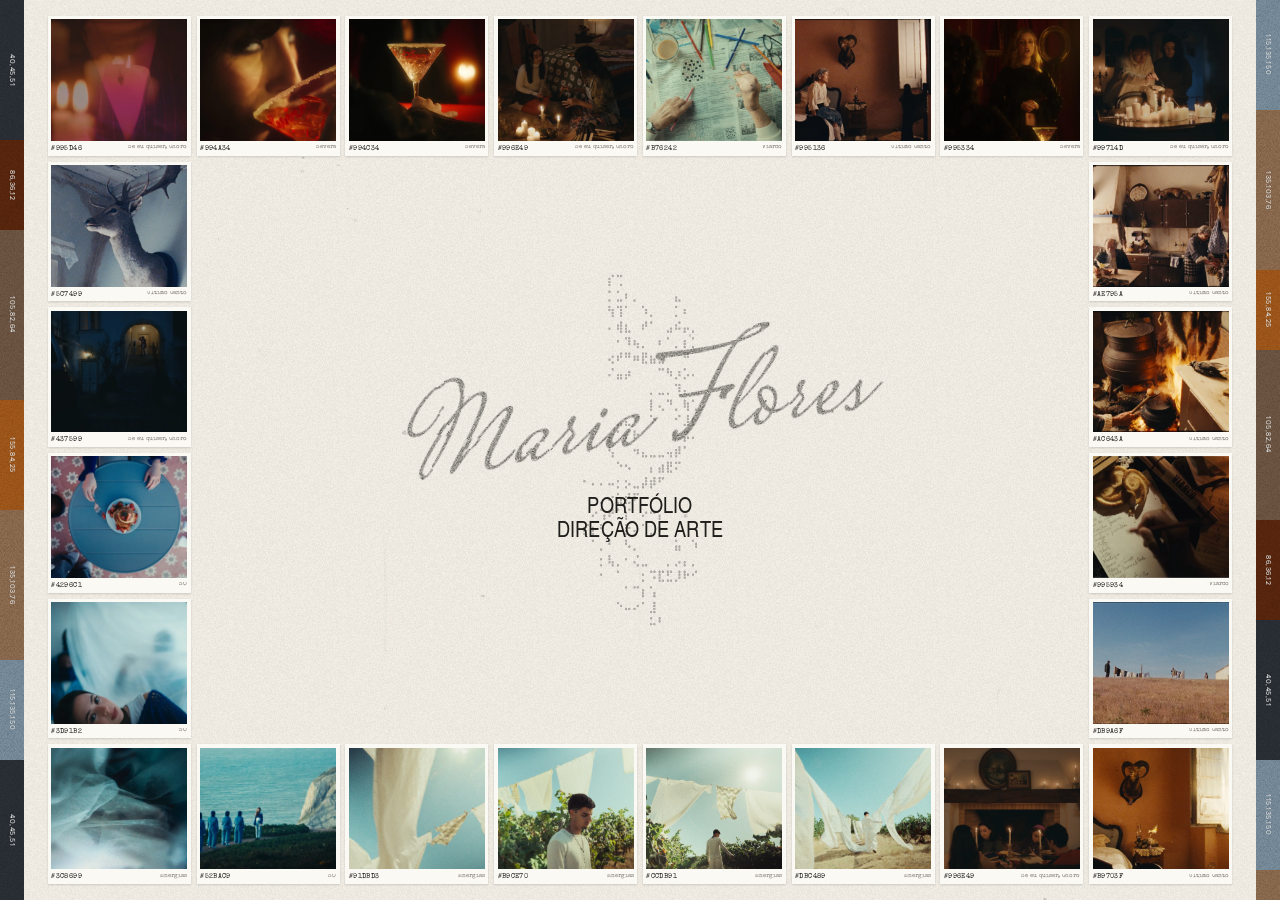
<file: index.html>
<!doctype html>
<html lang="pt-PT">
<head>
<meta charset="utf-8">
<meta name="viewport" content="width=device-width, initial-scale=1">
<title>Maria Flores — Início</title>
<link rel="icon" href="data:,">

<link rel="preconnect" href="https://fonts.googleapis.com">
<link href="https://fonts.googleapis.com/css2?family=Special+Elite&amp;display=swap" rel="stylesheet">
<style>
body{margin:0;cursor:pointer}
a{color:inherit;text-decoration:none}
.nl:hover{text-decoration:underline;text-decoration-color:#de5aab;text-decoration-thickness:2px;text-underline-offset:6px}
button{font:inherit;color:inherit;background:none;cursor:pointer}
@keyframes marq{from{transform:translateX(0)}to{transform:translateX(-50%)}}
.marq{display:inline-block;white-space:nowrap;animation:marq 70s linear infinite}
@media (prefers-reduced-motion: reduce){.marq{animation:none}}
.mf{position:relative;z-index:0;transition:background-color .45s ease,color .45s ease}
.mf-light{--bg:#ffffff;--ink:#111111;--muted:#6b6b6b;--body:#2c2c2c;--line:rgba(17,17,17,.30);--band:#a9d4e6}
.mf-dark{--bg:#000000;--ink:#ecebe8;--muted:#a5a39e;--body:#d2d0cb;--line:rgba(236,235,232,.28);--band:#1d3440}
button{font:inherit;color:inherit;background:none;cursor:pointer}
.filmbg{position:fixed;top:0;left:0;right:0;bottom:0;z-index:-1;pointer-events:none;overflow:hidden}
.filmtile{position:absolute;left:0;top:0;width:100%;height:calc(100% + 4200px);background-repeat:repeat;background-size:1920px 4200px;background-position:center top;will-change:transform;animation:film-rise 190s linear infinite}
.mf-dark .filmtile{background-image:url(assets/195c46f9f25d2eacde2a236a3a179f39.svg)}
.mf-light .filmtile{background-image:url(assets/a7d337f7863a7fcd328ad513865520be.svg)}
.mf-dark .filmtile{filter:brightness(1.8) contrast(1.2)}
.mf-light .filmtile{filter:contrast(1.7) brightness(.95)}
@keyframes film-rise{from{transform:translateY(0)}to{transform:translateY(-4200px)}}
@media (prefers-reduced-motion: reduce){.filmtile{animation:none}}
@property --b0{syntax:'<color>';inherits:true;initial-value:#555555}
@property --b1{syntax:'<color>';inherits:true;initial-value:#555555}
@property --b2{syntax:'<color>';inherits:true;initial-value:#555555}
@property --b3{syntax:'<color>';inherits:true;initial-value:#555555}
@property --b4{syntax:'<color>';inherits:true;initial-value:#555555}
@property --b5{syntax:'<color>';inherits:true;initial-value:#555555}
.bar{position:fixed;top:0;bottom:0;width:24px;overflow:hidden;z-index:4;pointer-events:none;transition:--b0 1.4s ease,--b1 1.4s ease,--b2 1.4s ease,--b3 1.4s ease,--b4 1.4s ease,--b5 1.4s ease}
.bar-l{left:0}
.bar-r{right:0}
.track{position:absolute;left:0;right:0;top:0;height:calc(100% + 760px);will-change:transform}
.track-up{background-image:repeating-linear-gradient(180deg,var(--b0) 0,var(--b0) 140px,var(--b1) 140px,var(--b1) 230px,var(--b2) 230px,var(--b2) 400px,var(--b3) 400px,var(--b3) 510px,var(--b4) 510px,var(--b4) 660px,var(--b5) 660px,var(--b5) 760px);animation:bar-up 30s linear infinite}
.track-down{background-image:repeating-linear-gradient(180deg,var(--b5) 0,var(--b5) 110px,var(--b4) 110px,var(--b4) 270px,var(--b3) 270px,var(--b3) 350px,var(--b2) 350px,var(--b2) 520px,var(--b1) 520px,var(--b1) 620px,var(--b0) 620px,var(--b0) 760px);animation:bar-down 38s linear infinite}
@keyframes bar-up{from{transform:translateY(0)}to{transform:translateY(-760px)}}
@keyframes bar-down{from{transform:translateY(-760px)}to{transform:translateY(0)}}
@media (prefers-reduced-motion: reduce){.track-up,.track-down{animation:none}}
</style>
<link rel="stylesheet" href="site.css">
<style>
@font-face{font-family:'Mrs Saint Delafield';src:url(assets/fonts/mrs-saint-delafield.woff2) format('woff2');font-display:swap}
@font-face{font-family:'Heros Cn';src:url(assets/fonts/heros-cn.woff2) format('woff2');font-display:swap}
.capa-wrap{flex-grow:1;padding:16px 48px;container-type:inline-size;display:flex}
.capa{--u:min(1cqw,calc((100svh - 32px) / 59.9));--g:calc(0.5 * var(--u));position:relative;width:100%;height:max(calc(100svh - 32px),calc(59.9 * var(--u)));display:grid;grid-template-columns:repeat(8,minmax(0,1fr));grid-template-rows:repeat(6,minmax(0,1fr));gap:var(--g)}
.capa .chip{display:flex!important;flex-direction:column;min-height:0;min-width:0}
.capa .ph{flex:1 1 0;min-height:0;position:relative}.capa .ph img{position:absolute;inset:0}
.capa .chip{display:block;box-sizing:border-box;background:#fbf9f4;padding:calc(0.29 * var(--u)) calc(0.29 * var(--u)) 0;box-shadow:0 1px 2px rgba(0,0,0,.14);color:#1b1a18;text-decoration:none;z-index:1;position:relative;transition:transform .35s cubic-bezier(.2,.8,.2,1),box-shadow .35s}
.capa .ph{display:block;overflow:hidden}
.capa .ph img{width:100%;height:100%;object-fit:cover;display:block}
.capa .cd{display:flex;justify-content:space-between;gap:6px;height:max(12px,calc(1.232 * var(--u)));align-items:center;line-height:1}
.capa .cd b{font-weight:400;font-size:max(6.5px,calc(0.6 * var(--u)));letter-spacing:.05em;flex:none}
.capa .cd i{font-style:normal;font-size:max(5.5px,calc(0.5 * var(--u)));color:#7a766e;white-space:nowrap;overflow:hidden;text-overflow:ellipsis}
.capa .chip:hover,.capa .chip:focus-visible{transform:scale(1.3);z-index:10;box-shadow:0 12px 30px rgba(0,0,0,.28)}
.capa-mid{grid-area:2/2/6/8;display:flex;flex-direction:column;align-items:center;justify-content:center;text-align:center;pointer-events:none}
.capa-nome{margin:0 0 calc(0.3 * var(--u));font-family:'Mrs Saint Delafield',cursive;font-weight:400;font-size:calc(10.9 * var(--u));line-height:1;color:#47443f;transform:rotate(-9deg);filter:url(#lapis);opacity:.92}
.capa-sub{margin:0;font-family:'Heros Cn','Arial Narrow',Arial,sans-serif;font-size:calc(1.88 * var(--u));line-height:1.1;letter-spacing:.005em;text-transform:uppercase;color:#1f1e1b}
.capa-orn{position:absolute;left:50%;top:50%;z-index:0;height:calc(30 * var(--u));width:auto;transform:translate(-50%,-50%);opacity:.3;pointer-events:none;z-index:0}
.capa .pal{position:absolute;display:flex;gap:calc(0.22 * var(--u));opacity:0;pointer-events:none;transition:opacity .25s ease .05s;z-index:12}
.capa .chip:hover .pal,.capa .chip:focus-visible .pal{opacity:1}
.capa .sw{flex:none;display:flex;flex-direction:row;align-items:center;gap:calc(0.3 * var(--u));background:#fbf9f4;padding:calc(0.18 * var(--u));border-radius:calc(0.32 * var(--u));box-shadow:0 1px 3px rgba(0,0,0,.2)}
.capa .sw::before{content:"";display:block;flex:none;width:var(--sq,24px);height:var(--sq,24px);background:var(--s);border-radius:calc(0.22 * var(--u))}
.capa .sw i{font-style:normal;font-size:max(5px,calc(0.42 * var(--u)));letter-spacing:.03em;color:#1b1a18;line-height:1;padding-right:calc(0.15 * var(--u))}
.capa .pal{flex-direction:column}
.capa .chip .pal{top:0;bottom:0;transform:none;justify-content:space-between}
.capa .chip[data-lado="e"] .pal{left:calc(100% + 0.4 * var(--u))}
.capa .chip[data-lado="d"] .pal{right:calc(100% + 0.4 * var(--u))}
.mf-dark .capa-orn{content:url(assets/ornamento-claro.png);opacity:.28}
.capa-mid{z-index:1}
.mf-dark .capa-nome{color:#cfc9be}
.mf-dark .capa-sub{color:var(--ink)}
@media (prefers-reduced-motion: reduce){.capa .chip{transition:none}}
@media (max-width:760px){
.capa-wrap{padding:8px 16px 40px}
.capa-orn{display:none}
.capa .pal{display:none}
.capa{height:auto;min-height:0;display:flex;flex-wrap:wrap;gap:8px}
.capa-mid{position:static;width:100%;padding:36px 0 40px}
.capa-nome{font-size:21vw}
.capa-sub{font-size:20px}
.capa .chip{position:relative;width:calc(50% - 4px);padding:5px 5px 0;flex:none;display:block!important}
.capa .ph{height:auto;aspect-ratio:4/3;flex:none}.capa .ph img{position:static}
.capa .cd{height:17px}.capa .cd b{font-size:8px}.capa .cd i{font-size:7px}
.capa .chip:hover{transform:none}
}
</style>

</head>
<body>

<div class="mf mf-light" style="position: relative; overflow: hidden; width: 100%; min-height: 900px; box-sizing: border-box; background: var(--bg); color: var(--ink); font-family: 'Special Elite', 'Courier New', monospace; display: flex; flex-direction: column;">


<main class="capa-wrap">
<div class="capa" data-pal="#282d33,#56240c,#695240,#9b5419,#87674c,#738796">
<svg width="0" height="0" style="position:absolute" aria-hidden="true"><filter id="lapis" x="-5%" y="-10%" width="110%" height="120%">
<feTurbulence type="fractalNoise" baseFrequency="1.1" numOctaves="3" seed="3" result="n"/>
<feColorMatrix in="n" type="matrix" values="0 0 0 0 0  0 0 0 0 0  0 0 0 0 0  0 0 0 -1.5 1.32" result="na"/>
<feComposite in="SourceGraphic" in2="na" operator="in" result="g"/>
<feTurbulence type="fractalNoise" baseFrequency="0.04" numOctaves="2" seed="5" result="w"/>
<feDisplacementMap in="g" in2="w" scale="2.2"/></filter></svg>
<img class="capa-orn" src="assets/ornamento.png" alt="" aria-hidden="true">
<div class="capa-mid"><h1 class="capa-nome">Maria Flores</h1><p class="capa-sub">Portfólio<br>Direção de Arte</p></div>
<!-- 01 -->
<a class="chip" href="se-eu-quiser-choro.html" data-slot="01" data-lado="e" style="grid-area:1/1;transform-origin:left top"><span class="ph"><img src="assets/capa/01.webp" alt="Still de Se eu quiser, Choro"></span><span class="cd"><b>#995D46</b><i>Se eu quiser, Choro</i></span><span class="pal" aria-hidden="true"><span class="sw" style="--s:#291717"><i>#291717</i></span><span class="sw" style="--s:#431D1C"><i>#431D1C</i></span><span class="sw" style="--s:#5C2520"><i>#5C2520</i></span><span class="sw" style="--s:#7F3530"><i>#7F3530</i></span><span class="sw" style="--s:#945A44"><i>#945A44</i></span></span></a>
<!-- 02 -->
<a class="chip" href="severa.html" data-slot="02" data-lado="e" style="grid-area:1/2;transform-origin:center top"><span class="ph"><img src="assets/capa/02.webp" alt="Still de Severa"></span><span class="cd"><b>#994A34</b><i>Severa</i></span><span class="pal" aria-hidden="true"><span class="sw" style="--s:#180E0A"><i>#180E0A</i></span><span class="sw" style="--s:#37130F"><i>#37130F</i></span><span class="sw" style="--s:#5E2615"><i>#5E2615</i></span><span class="sw" style="--s:#8E3816"><i>#8E3816</i></span><span class="sw" style="--s:#B57D3F"><i>#B57D3F</i></span></span></a>
<!-- 03 -->
<a class="chip" href="severa.html" data-slot="03" data-lado="e" style="grid-area:1/3;transform-origin:center top"><span class="ph"><img src="assets/capa/03.webp" alt="Still de Severa"></span><span class="cd"><b>#994C34</b><i>Severa</i></span><span class="pal" aria-hidden="true"><span class="sw" style="--s:#110B08"><i>#110B08</i></span><span class="sw" style="--s:#3B110B"><i>#3B110B</i></span><span class="sw" style="--s:#81260D"><i>#81260D</i></span><span class="sw" style="--s:#AA692D"><i>#AA692D</i></span><span class="sw" style="--s:#EFD3A1"><i>#EFD3A1</i></span></span></a>
<!-- 04 -->
<a class="chip" href="se-eu-quiser-choro.html" data-slot="04" data-lado="e" style="grid-area:1/4;transform-origin:center top"><span class="ph"><img src="assets/capa/04.webp" alt="Still de Se eu quiser, Choro"></span><span class="cd"><b>#996E49</b><i>Se eu quiser, Choro</i></span><span class="pal" aria-hidden="true"><span class="sw" style="--s:#0C0E0D"><i>#0C0E0D</i></span><span class="sw" style="--s:#1A130F"><i>#1A130F</i></span><span class="sw" style="--s:#271B14"><i>#271B14</i></span><span class="sw" style="--s:#38251A"><i>#38251A</i></span><span class="sw" style="--s:#664A31"><i>#664A31</i></span></span></a>
<!-- 05 -->
<a class="chip" href="trabalhos.html" data-slot="05" data-lado="d" style="grid-area:1/5;transform-origin:center top"><span class="ph"><img src="assets/capa/05.webp" alt="Still de Viarco"></span><span class="cd"><b>#B76242</b><i>Viarco</i></span><span class="pal" aria-hidden="true"><span class="sw" style="--s:#4C3E33"><i>#4C3E33</i></span><span class="sw" style="--s:#606657"><i>#606657</i></span><span class="sw" style="--s:#7E8C73"><i>#7E8C73</i></span><span class="sw" style="--s:#94A68B"><i>#94A68B</i></span><span class="sw" style="--s:#ADBDA0"><i>#ADBDA0</i></span></span></a>
<!-- 06 -->
<a class="chip" href="ultimo-canto.html" data-slot="06" data-lado="d" style="grid-area:1/6;transform-origin:center top"><span class="ph"><img src="assets/capa/06.webp" alt="Still de Último Canto"></span><span class="cd"><b>#995136</b><i>Último Canto</i></span><span class="pal" aria-hidden="true"><span class="sw" style="--s:#121113"><i>#121113</i></span><span class="sw" style="--s:#3E221A"><i>#3E221A</i></span><span class="sw" style="--s:#6E3925"><i>#6E3925</i></span><span class="sw" style="--s:#A2836B"><i>#A2836B</i></span><span class="sw" style="--s:#CDB8A0"><i>#CDB8A0</i></span></span></a>
<!-- 07 -->
<a class="chip" href="severa.html" data-slot="07" data-lado="d" style="grid-area:1/7;transform-origin:center top"><span class="ph"><img src="assets/capa/07.webp" alt="Still de Severa"></span><span class="cd"><b>#995334</b><i>Severa</i></span><span class="pal" aria-hidden="true"><span class="sw" style="--s:#0B0704"><i>#0B0704</i></span><span class="sw" style="--s:#1A0B05"><i>#1A0B05</i></span><span class="sw" style="--s:#2B1307"><i>#2B1307</i></span><span class="sw" style="--s:#572B0D"><i>#572B0D</i></span><span class="sw" style="--s:#8F571C"><i>#8F571C</i></span></span></a>
<!-- 08 -->
<a class="chip" href="se-eu-quiser-choro.html" data-slot="08" data-lado="d" style="grid-area:1/8;transform-origin:right top"><span class="ph"><img src="assets/capa/08.webp" alt="Still de Se eu quiser, Choro"></span><span class="cd"><b>#99714D</b><i>Se eu quiser, Choro</i></span><span class="pal" aria-hidden="true"><span class="sw" style="--s:#0A1113"><i>#0A1113</i></span><span class="sw" style="--s:#0E1213"><i>#0E1213</i></span><span class="sw" style="--s:#151615"><i>#151615</i></span><span class="sw" style="--s:#2F2622"><i>#2F2622</i></span><span class="sw" style="--s:#906B49"><i>#906B49</i></span></span></a>
<!-- 09 -->
<a class="chip" href="ultimo-canto.html" data-slot="09" data-lado="d" style="grid-area:2/8;transform-origin:right center"><span class="ph"><img src="assets/capa/09.webp" alt="Still de Último Canto"></span><span class="cd"><b>#AE795A</b><i>Último Canto</i></span><span class="pal" aria-hidden="true"><span class="sw" style="--s:#281D1A"><i>#281D1A</i></span><span class="sw" style="--s:#5A3C2D"><i>#5A3C2D</i></span><span class="sw" style="--s:#8A664C"><i>#8A664C</i></span><span class="sw" style="--s:#B19071"><i>#B19071</i></span><span class="sw" style="--s:#D7C0A4"><i>#D7C0A4</i></span></span></a>
<!-- 10 -->
<a class="chip" href="ultimo-canto.html" data-slot="10" data-lado="d" style="grid-area:3/8;transform-origin:right center"><span class="ph"><img src="assets/capa/10.webp" alt="Still de Último Canto"></span><span class="cd"><b>#AC643A</b><i>Último Canto</i></span><span class="pal" aria-hidden="true"><span class="sw" style="--s:#221611"><i>#221611</i></span><span class="sw" style="--s:#552C18"><i>#552C18</i></span><span class="sw" style="--s:#864E27"><i>#864E27</i></span><span class="sw" style="--s:#B57F41"><i>#B57F41</i></span><span class="sw" style="--s:#DABB87"><i>#DABB87</i></span></span></a>
<!-- 11 -->
<a class="chip" href="trabalhos.html" data-slot="11" data-lado="d" style="grid-area:4/8;transform-origin:right center"><span class="ph"><img src="assets/capa/11.webp" alt="Still de Viarco"></span><span class="cd"><b>#995934</b><i>Viarco</i></span><span class="pal" aria-hidden="true"><span class="sw" style="--s:#120E0D"><i>#120E0D</i></span><span class="sw" style="--s:#321E13"><i>#321E13</i></span><span class="sw" style="--s:#663F22"><i>#663F22</i></span><span class="sw" style="--s:#94754B"><i>#94754B</i></span><span class="sw" style="--s:#ADA788"><i>#ADA788</i></span></span></a>
<!-- 12 -->
<a class="chip" href="ultimo-canto.html" data-slot="12" data-lado="d" style="grid-area:5/8;transform-origin:right center"><span class="ph"><img src="assets/capa/12.webp" alt="Still de Último Canto"></span><span class="cd"><b>#DB9A6F</b><i>Último Canto</i></span><span class="pal" aria-hidden="true"><span class="sw" style="--s:#82593E"><i>#82593E</i></span><span class="sw" style="--s:#5B7E98"><i>#5B7E98</i></span><span class="sw" style="--s:#9A7054"><i>#9A7054</i></span><span class="sw" style="--s:#8196A2"><i>#8196A2</i></span><span class="sw" style="--s:#CDC1AB"><i>#CDC1AB</i></span></span></a>
<!-- 13 -->
<a class="chip" href="ultimo-canto.html" data-slot="13" data-lado="d" style="grid-area:6/8;transform-origin:right bottom"><span class="ph"><img src="assets/capa/13.webp" alt="Still de Último Canto"></span><span class="cd"><b>#B9703F</b><i>Último Canto</i></span><span class="pal" aria-hidden="true"><span class="sw" style="--s:#261810"><i>#261810</i></span><span class="sw" style="--s:#6D3411"><i>#6D3411</i></span><span class="sw" style="--s:#975720"><i>#975720</i></span><span class="sw" style="--s:#D0BA90"><i>#D0BA90</i></span><span class="sw" style="--s:#F1E8D3"><i>#F1E8D3</i></span></span></a>
<!-- 14 -->
<a class="chip" href="se-eu-quiser-choro.html" data-slot="14" data-lado="d" style="grid-area:6/7;transform-origin:center bottom"><span class="ph"><img src="assets/capa/14.webp" alt="Still de Se eu quiser, Choro"></span><span class="cd"><b>#996E49</b><i>Se eu quiser, Choro</i></span><span class="pal" aria-hidden="true"><span class="sw" style="--s:#0E1212"><i>#0E1212</i></span><span class="sw" style="--s:#231814"><i>#231814</i></span><span class="sw" style="--s:#382519"><i>#382519</i></span><span class="sw" style="--s:#5A402B"><i>#5A402B</i></span><span class="sw" style="--s:#725237"><i>#725237</i></span></span></a>
<!-- 15 -->
<a class="chip" href="energias.html" data-slot="15" data-lado="d" style="grid-area:6/6;transform-origin:center bottom"><span class="ph"><img src="assets/capa/15.webp" alt="Still de Energias"></span><span class="cd"><b>#DBC489</b><i>Energias</i></span><span class="pal" aria-hidden="true"><span class="sw" style="--s:#3C3826"><i>#3C3826</i></span><span class="sw" style="--s:#9A8E65"><i>#9A8E65</i></span><span class="sw" style="--s:#77B5B4"><i>#77B5B4</i></span><span class="sw" style="--s:#A2CECA"><i>#A2CECA</i></span><span class="sw" style="--s:#CAD0B9"><i>#CAD0B9</i></span></span></a>
<!-- 16 -->
<a class="chip" href="energias.html" data-slot="16" data-lado="d" style="grid-area:6/5;transform-origin:center bottom"><span class="ph"><img src="assets/capa/16.webp" alt="Still de Energias"></span><span class="cd"><b>#CCDB91</b><i>Energias</i></span><span class="pal" aria-hidden="true"><span class="sw" style="--s:#2E2E25"><i>#2E2E25</i></span><span class="sw" style="--s:#727855"><i>#727855</i></span><span class="sw" style="--s:#99B09A"><i>#99B09A</i></span><span class="sw" style="--s:#BFCEBA"><i>#BFCEBA</i></span><span class="sw" style="--s:#D9E1D0"><i>#D9E1D0</i></span></span></a>
<!-- 17 -->
<a class="chip" href="energias.html" data-slot="17" data-lado="e" style="grid-area:6/4;transform-origin:center bottom"><span class="ph"><img src="assets/capa/17.webp" alt="Still de Energias"></span><span class="cd"><b>#B9CE70</b><i>Energias</i></span><span class="pal" aria-hidden="true"><span class="sw" style="--s:#353827"><i>#353827</i></span><span class="sw" style="--s:#66663A"><i>#66663A</i></span><span class="sw" style="--s:#8E986C"><i>#8E986C</i></span><span class="sw" style="--s:#91BDB7"><i>#91BDB7</i></span><span class="sw" style="--s:#C6DAC7"><i>#C6DAC7</i></span></span></a>
<!-- 18 -->
<a class="chip" href="energias.html" data-slot="18" data-lado="e" style="grid-area:6/3;transform-origin:center bottom"><span class="ph"><img src="assets/capa/18.webp" alt="Still de Energias"></span><span class="cd"><b>#91DBD3</b><i>Energias</i></span><span class="pal" aria-hidden="true"><span class="sw" style="--s:#3F636B"><i>#3F636B</i></span><span class="sw" style="--s:#7BABA8"><i>#7BABA8</i></span><span class="sw" style="--s:#ABA381"><i>#ABA381</i></span><span class="sw" style="--s:#B4C1AB"><i>#B4C1AB</i></span><span class="sw" style="--s:#CDD5C0"><i>#CDD5C0</i></span></span></a>
<!-- 19 -->
<a class="chip" href="so-videoclipe.html" data-slot="19" data-lado="e" style="grid-area:6/2;transform-origin:center bottom"><span class="ph"><img src="assets/capa/19.webp" alt="Still de SÓ"></span><span class="cd"><b>#52BAC9</b><i>SÓ</i></span><span class="pal" aria-hidden="true"><span class="sw" style="--s:#0F2021"><i>#0F2021</i></span><span class="sw" style="--s:#164458"><i>#164458</i></span><span class="sw" style="--s:#548082"><i>#548082</i></span><span class="sw" style="--s:#5DA7A8"><i>#5DA7A8</i></span><span class="sw" style="--s:#7FB0AB"><i>#7FB0AB</i></span></span></a>
<!-- 20 -->
<a class="chip" href="energias.html" data-slot="20" data-lado="e" style="grid-area:6/1;transform-origin:left bottom"><span class="ph"><img src="assets/capa/20.webp" alt="Still de Energias"></span><span class="cd"><b>#3C8699</b><i>Energias</i></span><span class="pal" aria-hidden="true"><span class="sw" style="--s:#0B2731"><i>#0B2731</i></span><span class="sw" style="--s:#294B54"><i>#294B54</i></span><span class="sw" style="--s:#467078"><i>#467078</i></span><span class="sw" style="--s:#759BA1"><i>#759BA1</i></span><span class="sw" style="--s:#B4CCCF"><i>#B4CCCF</i></span></span></a>
<!-- 21 -->
<a class="chip" href="so-videoclipe.html" data-slot="21" data-lado="e" style="grid-area:5/1;transform-origin:left center"><span class="ph"><img src="assets/capa/21.webp" alt="Still de SÓ"></span><span class="cd"><b>#3D91B2</b><i>SÓ</i></span><span class="pal" aria-hidden="true"><span class="sw" style="--s:#0A2435"><i>#0A2435</i></span><span class="sw" style="--s:#486874"><i>#486874</i></span><span class="sw" style="--s:#6E9DA8"><i>#6E9DA8</i></span><span class="sw" style="--s:#97BCC2"><i>#97BCC2</i></span><span class="sw" style="--s:#B8D5D5"><i>#B8D5D5</i></span></span></a>
<!-- 22 -->
<a class="chip" href="so-videoclipe.html" data-slot="22" data-lado="e" style="grid-area:4/1;transform-origin:left center"><span class="ph"><img src="assets/capa/22.webp" alt="Still de SÓ"></span><span class="cd"><b>#4296C1</b><i>SÓ</i></span><span class="pal" aria-hidden="true"><span class="sw" style="--s:#111E32"><i>#111E32</i></span><span class="sw" style="--s:#624955"><i>#624955</i></span><span class="sw" style="--s:#2F6885"><i>#2F6885</i></span><span class="sw" style="--s:#877C86"><i>#877C86</i></span><span class="sw" style="--s:#A6A2A3"><i>#A6A2A3</i></span></span></a>
<!-- 23 -->
<a class="chip" href="se-eu-quiser-choro.html" data-slot="23" data-lado="e" style="grid-area:3/1;transform-origin:left center"><span class="ph"><img src="assets/capa/23.webp" alt="Still de Se eu quiser, Choro"></span><span class="cd"><b>#437599</b><i>Se eu quiser, Choro</i></span><span class="pal" aria-hidden="true"><span class="sw" style="--s:#091012"><i>#091012</i></span><span class="sw" style="--s:#0A1012"><i>#0A1012</i></span><span class="sw" style="--s:#0A1217"><i>#0A1217</i></span><span class="sw" style="--s:#0F1A22"><i>#0F1A22</i></span><span class="sw" style="--s:#1F2B31"><i>#1F2B31</i></span></span></a>
<!-- 24 -->
<a class="chip" href="ultimo-canto.html" data-slot="24" data-lado="e" style="grid-area:2/1;transform-origin:left center"><span class="ph"><img src="assets/capa/24.webp" alt="Still de Último Canto"></span><span class="cd"><b>#5C7499</b><i>Último Canto</i></span><span class="pal" aria-hidden="true"><span class="sw" style="--s:#1F293B"><i>#1F293B</i></span><span class="sw" style="--s:#414756"><i>#414756</i></span><span class="sw" style="--s:#5A6674"><i>#5A6674</i></span><span class="sw" style="--s:#74828B"><i>#74828B</i></span><span class="sw" style="--s:#97A0A3"><i>#97A0A3</i></span></span></a>
</div>
</main>


<div class="filmbg" aria-hidden="true"><div class="filmtile"></div></div>
<div class="bar bar-l" aria-hidden="true"><div class="track track-up"><div style="position:absolute;left:0;right:0;height:760px;top:0px;"><span style="position:absolute;left:0;width:24px;top:0px;height:140px;display:flex;align-items:center;justify-content:center;font-size:6px;line-height:1;letter-spacing:.06em;font-weight:400;color:rgba(255,255,255,.82);text-shadow:0 0 1px rgba(0,0,0,.35);writing-mode:vertical-rl;white-space:nowrap;" data-lab="0"></span><span style="position:absolute;left:0;width:24px;top:140px;height:90px;display:flex;align-items:center;justify-content:center;font-size:6px;line-height:1;letter-spacing:.06em;font-weight:400;color:rgba(255,255,255,.82);text-shadow:0 0 1px rgba(0,0,0,.35);writing-mode:vertical-rl;white-space:nowrap;" data-lab="1"></span><span style="position:absolute;left:0;width:24px;top:230px;height:170px;display:flex;align-items:center;justify-content:center;font-size:6px;line-height:1;letter-spacing:.06em;font-weight:400;color:rgba(255,255,255,.82);text-shadow:0 0 1px rgba(0,0,0,.35);writing-mode:vertical-rl;white-space:nowrap;" data-lab="2"></span><span style="position:absolute;left:0;width:24px;top:400px;height:110px;display:flex;align-items:center;justify-content:center;font-size:6px;line-height:1;letter-spacing:.06em;font-weight:400;color:rgba(255,255,255,.82);text-shadow:0 0 1px rgba(0,0,0,.35);writing-mode:vertical-rl;white-space:nowrap;" data-lab="3"></span><span style="position:absolute;left:0;width:24px;top:510px;height:150px;display:flex;align-items:center;justify-content:center;font-size:6px;line-height:1;letter-spacing:.06em;font-weight:400;color:rgba(255,255,255,.82);text-shadow:0 0 1px rgba(0,0,0,.35);writing-mode:vertical-rl;white-space:nowrap;" data-lab="4"></span><span style="position:absolute;left:0;width:24px;top:660px;height:100px;display:flex;align-items:center;justify-content:center;font-size:6px;line-height:1;letter-spacing:.06em;font-weight:400;color:rgba(255,255,255,.82);text-shadow:0 0 1px rgba(0,0,0,.35);writing-mode:vertical-rl;white-space:nowrap;" data-lab="5"></span></div><div style="position:absolute;left:0;right:0;height:760px;top:760px;"><span style="position:absolute;left:0;width:24px;top:0px;height:140px;display:flex;align-items:center;justify-content:center;font-size:6px;line-height:1;letter-spacing:.06em;font-weight:400;color:rgba(255,255,255,.82);text-shadow:0 0 1px rgba(0,0,0,.35);writing-mode:vertical-rl;white-space:nowrap;" data-lab="0"></span><span style="position:absolute;left:0;width:24px;top:140px;height:90px;display:flex;align-items:center;justify-content:center;font-size:6px;line-height:1;letter-spacing:.06em;font-weight:400;color:rgba(255,255,255,.82);text-shadow:0 0 1px rgba(0,0,0,.35);writing-mode:vertical-rl;white-space:nowrap;" data-lab="1"></span><span style="position:absolute;left:0;width:24px;top:230px;height:170px;display:flex;align-items:center;justify-content:center;font-size:6px;line-height:1;letter-spacing:.06em;font-weight:400;color:rgba(255,255,255,.82);text-shadow:0 0 1px rgba(0,0,0,.35);writing-mode:vertical-rl;white-space:nowrap;" data-lab="2"></span><span style="position:absolute;left:0;width:24px;top:400px;height:110px;display:flex;align-items:center;justify-content:center;font-size:6px;line-height:1;letter-spacing:.06em;font-weight:400;color:rgba(255,255,255,.82);text-shadow:0 0 1px rgba(0,0,0,.35);writing-mode:vertical-rl;white-space:nowrap;" data-lab="3"></span><span style="position:absolute;left:0;width:24px;top:510px;height:150px;display:flex;align-items:center;justify-content:center;font-size:6px;line-height:1;letter-spacing:.06em;font-weight:400;color:rgba(255,255,255,.82);text-shadow:0 0 1px rgba(0,0,0,.35);writing-mode:vertical-rl;white-space:nowrap;" data-lab="4"></span><span style="position:absolute;left:0;width:24px;top:660px;height:100px;display:flex;align-items:center;justify-content:center;font-size:6px;line-height:1;letter-spacing:.06em;font-weight:400;color:rgba(255,255,255,.82);text-shadow:0 0 1px rgba(0,0,0,.35);writing-mode:vertical-rl;white-space:nowrap;" data-lab="5"></span></div><div style="position:absolute;left:0;right:0;height:760px;top:1520px;"><span style="position:absolute;left:0;width:24px;top:0px;height:140px;display:flex;align-items:center;justify-content:center;font-size:6px;line-height:1;letter-spacing:.06em;font-weight:400;color:rgba(255,255,255,.82);text-shadow:0 0 1px rgba(0,0,0,.35);writing-mode:vertical-rl;white-space:nowrap;" data-lab="0"></span><span style="position:absolute;left:0;width:24px;top:140px;height:90px;display:flex;align-items:center;justify-content:center;font-size:6px;line-height:1;letter-spacing:.06em;font-weight:400;color:rgba(255,255,255,.82);text-shadow:0 0 1px rgba(0,0,0,.35);writing-mode:vertical-rl;white-space:nowrap;" data-lab="1"></span><span style="position:absolute;left:0;width:24px;top:230px;height:170px;display:flex;align-items:center;justify-content:center;font-size:6px;line-height:1;letter-spacing:.06em;font-weight:400;color:rgba(255,255,255,.82);text-shadow:0 0 1px rgba(0,0,0,.35);writing-mode:vertical-rl;white-space:nowrap;" data-lab="2"></span><span style="position:absolute;left:0;width:24px;top:400px;height:110px;display:flex;align-items:center;justify-content:center;font-size:6px;line-height:1;letter-spacing:.06em;font-weight:400;color:rgba(255,255,255,.82);text-shadow:0 0 1px rgba(0,0,0,.35);writing-mode:vertical-rl;white-space:nowrap;" data-lab="3"></span><span style="position:absolute;left:0;width:24px;top:510px;height:150px;display:flex;align-items:center;justify-content:center;font-size:6px;line-height:1;letter-spacing:.06em;font-weight:400;color:rgba(255,255,255,.82);text-shadow:0 0 1px rgba(0,0,0,.35);writing-mode:vertical-rl;white-space:nowrap;" data-lab="4"></span><span style="position:absolute;left:0;width:24px;top:660px;height:100px;display:flex;align-items:center;justify-content:center;font-size:6px;line-height:1;letter-spacing:.06em;font-weight:400;color:rgba(255,255,255,.82);text-shadow:0 0 1px rgba(0,0,0,.35);writing-mode:vertical-rl;white-space:nowrap;" data-lab="5"></span></div><div style="position:absolute;left:0;right:0;height:760px;top:2280px;"><span style="position:absolute;left:0;width:24px;top:0px;height:140px;display:flex;align-items:center;justify-content:center;font-size:6px;line-height:1;letter-spacing:.06em;font-weight:400;color:rgba(255,255,255,.82);text-shadow:0 0 1px rgba(0,0,0,.35);writing-mode:vertical-rl;white-space:nowrap;" data-lab="0"></span><span style="position:absolute;left:0;width:24px;top:140px;height:90px;display:flex;align-items:center;justify-content:center;font-size:6px;line-height:1;letter-spacing:.06em;font-weight:400;color:rgba(255,255,255,.82);text-shadow:0 0 1px rgba(0,0,0,.35);writing-mode:vertical-rl;white-space:nowrap;" data-lab="1"></span><span style="position:absolute;left:0;width:24px;top:230px;height:170px;display:flex;align-items:center;justify-content:center;font-size:6px;line-height:1;letter-spacing:.06em;font-weight:400;color:rgba(255,255,255,.82);text-shadow:0 0 1px rgba(0,0,0,.35);writing-mode:vertical-rl;white-space:nowrap;" data-lab="2"></span><span style="position:absolute;left:0;width:24px;top:400px;height:110px;display:flex;align-items:center;justify-content:center;font-size:6px;line-height:1;letter-spacing:.06em;font-weight:400;color:rgba(255,255,255,.82);text-shadow:0 0 1px rgba(0,0,0,.35);writing-mode:vertical-rl;white-space:nowrap;" data-lab="3"></span><span style="position:absolute;left:0;width:24px;top:510px;height:150px;display:flex;align-items:center;justify-content:center;font-size:6px;line-height:1;letter-spacing:.06em;font-weight:400;color:rgba(255,255,255,.82);text-shadow:0 0 1px rgba(0,0,0,.35);writing-mode:vertical-rl;white-space:nowrap;" data-lab="4"></span><span style="position:absolute;left:0;width:24px;top:660px;height:100px;display:flex;align-items:center;justify-content:center;font-size:6px;line-height:1;letter-spacing:.06em;font-weight:400;color:rgba(255,255,255,.82);text-shadow:0 0 1px rgba(0,0,0,.35);writing-mode:vertical-rl;white-space:nowrap;" data-lab="5"></span></div></div></div>
<div class="bar bar-r" aria-hidden="true"><div class="track track-down"><div style="position:absolute;left:0;right:0;height:760px;top:0px;"><span style="position:absolute;left:0;width:24px;top:0px;height:110px;display:flex;align-items:center;justify-content:center;font-size:6px;line-height:1;letter-spacing:.06em;font-weight:400;color:rgba(255,255,255,.82);text-shadow:0 0 1px rgba(0,0,0,.35);writing-mode:vertical-rl;white-space:nowrap;" data-lab="5"></span><span style="position:absolute;left:0;width:24px;top:110px;height:160px;display:flex;align-items:center;justify-content:center;font-size:6px;line-height:1;letter-spacing:.06em;font-weight:400;color:rgba(255,255,255,.82);text-shadow:0 0 1px rgba(0,0,0,.35);writing-mode:vertical-rl;white-space:nowrap;" data-lab="4"></span><span style="position:absolute;left:0;width:24px;top:270px;height:80px;display:flex;align-items:center;justify-content:center;font-size:6px;line-height:1;letter-spacing:.06em;font-weight:400;color:rgba(255,255,255,.82);text-shadow:0 0 1px rgba(0,0,0,.35);writing-mode:vertical-rl;white-space:nowrap;" data-lab="3"></span><span style="position:absolute;left:0;width:24px;top:350px;height:170px;display:flex;align-items:center;justify-content:center;font-size:6px;line-height:1;letter-spacing:.06em;font-weight:400;color:rgba(255,255,255,.82);text-shadow:0 0 1px rgba(0,0,0,.35);writing-mode:vertical-rl;white-space:nowrap;" data-lab="2"></span><span style="position:absolute;left:0;width:24px;top:520px;height:100px;display:flex;align-items:center;justify-content:center;font-size:6px;line-height:1;letter-spacing:.06em;font-weight:400;color:rgba(255,255,255,.82);text-shadow:0 0 1px rgba(0,0,0,.35);writing-mode:vertical-rl;white-space:nowrap;" data-lab="1"></span><span style="position:absolute;left:0;width:24px;top:620px;height:140px;display:flex;align-items:center;justify-content:center;font-size:6px;line-height:1;letter-spacing:.06em;font-weight:400;color:rgba(255,255,255,.82);text-shadow:0 0 1px rgba(0,0,0,.35);writing-mode:vertical-rl;white-space:nowrap;" data-lab="0"></span></div><div style="position:absolute;left:0;right:0;height:760px;top:760px;"><span style="position:absolute;left:0;width:24px;top:0px;height:110px;display:flex;align-items:center;justify-content:center;font-size:6px;line-height:1;letter-spacing:.06em;font-weight:400;color:rgba(255,255,255,.82);text-shadow:0 0 1px rgba(0,0,0,.35);writing-mode:vertical-rl;white-space:nowrap;" data-lab="5"></span><span style="position:absolute;left:0;width:24px;top:110px;height:160px;display:flex;align-items:center;justify-content:center;font-size:6px;line-height:1;letter-spacing:.06em;font-weight:400;color:rgba(255,255,255,.82);text-shadow:0 0 1px rgba(0,0,0,.35);writing-mode:vertical-rl;white-space:nowrap;" data-lab="4"></span><span style="position:absolute;left:0;width:24px;top:270px;height:80px;display:flex;align-items:center;justify-content:center;font-size:6px;line-height:1;letter-spacing:.06em;font-weight:400;color:rgba(255,255,255,.82);text-shadow:0 0 1px rgba(0,0,0,.35);writing-mode:vertical-rl;white-space:nowrap;" data-lab="3"></span><span style="position:absolute;left:0;width:24px;top:350px;height:170px;display:flex;align-items:center;justify-content:center;font-size:6px;line-height:1;letter-spacing:.06em;font-weight:400;color:rgba(255,255,255,.82);text-shadow:0 0 1px rgba(0,0,0,.35);writing-mode:vertical-rl;white-space:nowrap;" data-lab="2"></span><span style="position:absolute;left:0;width:24px;top:520px;height:100px;display:flex;align-items:center;justify-content:center;font-size:6px;line-height:1;letter-spacing:.06em;font-weight:400;color:rgba(255,255,255,.82);text-shadow:0 0 1px rgba(0,0,0,.35);writing-mode:vertical-rl;white-space:nowrap;" data-lab="1"></span><span style="position:absolute;left:0;width:24px;top:620px;height:140px;display:flex;align-items:center;justify-content:center;font-size:6px;line-height:1;letter-spacing:.06em;font-weight:400;color:rgba(255,255,255,.82);text-shadow:0 0 1px rgba(0,0,0,.35);writing-mode:vertical-rl;white-space:nowrap;" data-lab="0"></span></div><div style="position:absolute;left:0;right:0;height:760px;top:1520px;"><span style="position:absolute;left:0;width:24px;top:0px;height:110px;display:flex;align-items:center;justify-content:center;font-size:6px;line-height:1;letter-spacing:.06em;font-weight:400;color:rgba(255,255,255,.82);text-shadow:0 0 1px rgba(0,0,0,.35);writing-mode:vertical-rl;white-space:nowrap;" data-lab="5"></span><span style="position:absolute;left:0;width:24px;top:110px;height:160px;display:flex;align-items:center;justify-content:center;font-size:6px;line-height:1;letter-spacing:.06em;font-weight:400;color:rgba(255,255,255,.82);text-shadow:0 0 1px rgba(0,0,0,.35);writing-mode:vertical-rl;white-space:nowrap;" data-lab="4"></span><span style="position:absolute;left:0;width:24px;top:270px;height:80px;display:flex;align-items:center;justify-content:center;font-size:6px;line-height:1;letter-spacing:.06em;font-weight:400;color:rgba(255,255,255,.82);text-shadow:0 0 1px rgba(0,0,0,.35);writing-mode:vertical-rl;white-space:nowrap;" data-lab="3"></span><span style="position:absolute;left:0;width:24px;top:350px;height:170px;display:flex;align-items:center;justify-content:center;font-size:6px;line-height:1;letter-spacing:.06em;font-weight:400;color:rgba(255,255,255,.82);text-shadow:0 0 1px rgba(0,0,0,.35);writing-mode:vertical-rl;white-space:nowrap;" data-lab="2"></span><span style="position:absolute;left:0;width:24px;top:520px;height:100px;display:flex;align-items:center;justify-content:center;font-size:6px;line-height:1;letter-spacing:.06em;font-weight:400;color:rgba(255,255,255,.82);text-shadow:0 0 1px rgba(0,0,0,.35);writing-mode:vertical-rl;white-space:nowrap;" data-lab="1"></span><span style="position:absolute;left:0;width:24px;top:620px;height:140px;display:flex;align-items:center;justify-content:center;font-size:6px;line-height:1;letter-spacing:.06em;font-weight:400;color:rgba(255,255,255,.82);text-shadow:0 0 1px rgba(0,0,0,.35);writing-mode:vertical-rl;white-space:nowrap;" data-lab="0"></span></div><div style="position:absolute;left:0;right:0;height:760px;top:2280px;"><span style="position:absolute;left:0;width:24px;top:0px;height:110px;display:flex;align-items:center;justify-content:center;font-size:6px;line-height:1;letter-spacing:.06em;font-weight:400;color:rgba(255,255,255,.82);text-shadow:0 0 1px rgba(0,0,0,.35);writing-mode:vertical-rl;white-space:nowrap;" data-lab="5"></span><span style="position:absolute;left:0;width:24px;top:110px;height:160px;display:flex;align-items:center;justify-content:center;font-size:6px;line-height:1;letter-spacing:.06em;font-weight:400;color:rgba(255,255,255,.82);text-shadow:0 0 1px rgba(0,0,0,.35);writing-mode:vertical-rl;white-space:nowrap;" data-lab="4"></span><span style="position:absolute;left:0;width:24px;top:270px;height:80px;display:flex;align-items:center;justify-content:center;font-size:6px;line-height:1;letter-spacing:.06em;font-weight:400;color:rgba(255,255,255,.82);text-shadow:0 0 1px rgba(0,0,0,.35);writing-mode:vertical-rl;white-space:nowrap;" data-lab="3"></span><span style="position:absolute;left:0;width:24px;top:350px;height:170px;display:flex;align-items:center;justify-content:center;font-size:6px;line-height:1;letter-spacing:.06em;font-weight:400;color:rgba(255,255,255,.82);text-shadow:0 0 1px rgba(0,0,0,.35);writing-mode:vertical-rl;white-space:nowrap;" data-lab="2"></span><span style="position:absolute;left:0;width:24px;top:520px;height:100px;display:flex;align-items:center;justify-content:center;font-size:6px;line-height:1;letter-spacing:.06em;font-weight:400;color:rgba(255,255,255,.82);text-shadow:0 0 1px rgba(0,0,0,.35);writing-mode:vertical-rl;white-space:nowrap;" data-lab="1"></span><span style="position:absolute;left:0;width:24px;top:620px;height:140px;display:flex;align-items:center;justify-content:center;font-size:6px;line-height:1;letter-spacing:.06em;font-weight:400;color:rgba(255,255,255,.82);text-shadow:0 0 1px rgba(0,0,0,.35);writing-mode:vertical-rl;white-space:nowrap;" data-lab="0"></span></div></div></div>
</div>
<script>
// quadrados da paleta: 5 cabem exatamente na altura de cada still
(function(){function fit(){document.querySelectorAll('.capa .chip').forEach(function(c){var p=c.querySelector('.pal');if(!p)return;var h=c.offsetHeight,g=parseFloat(getComputedStyle(p).rowGap)||4,sw=p.querySelector('.sw'),pd=sw?parseFloat(getComputedStyle(sw).paddingTop)*2:4;c.style.setProperty('--sq',Math.max(8,(h-4*g)/5-pd)+'px')})}
window.addEventListener('load',fit);window.addEventListener('resize',fit);fit()})();
</script>
<script>
// Clicar em qualquer sítio vai para os Trabalhos; clicar num still vai para o projeto desse still (link do próprio still)
document.addEventListener('click',function(e){
  if(e.defaultPrevented||e.button!==0||e.metaKey||e.ctrlKey||e.shiftKey||e.altKey)return;
  if(e.target.closest('a,button,input,select,textarea,label'))return;
  var sel=window.getSelection&&window.getSelection();
  if(sel&&String(sel).length)return;
  window.location.href='trabalhos.html';
});
</script>
<script src="site.js"></script>
</body>
</html>
</file>
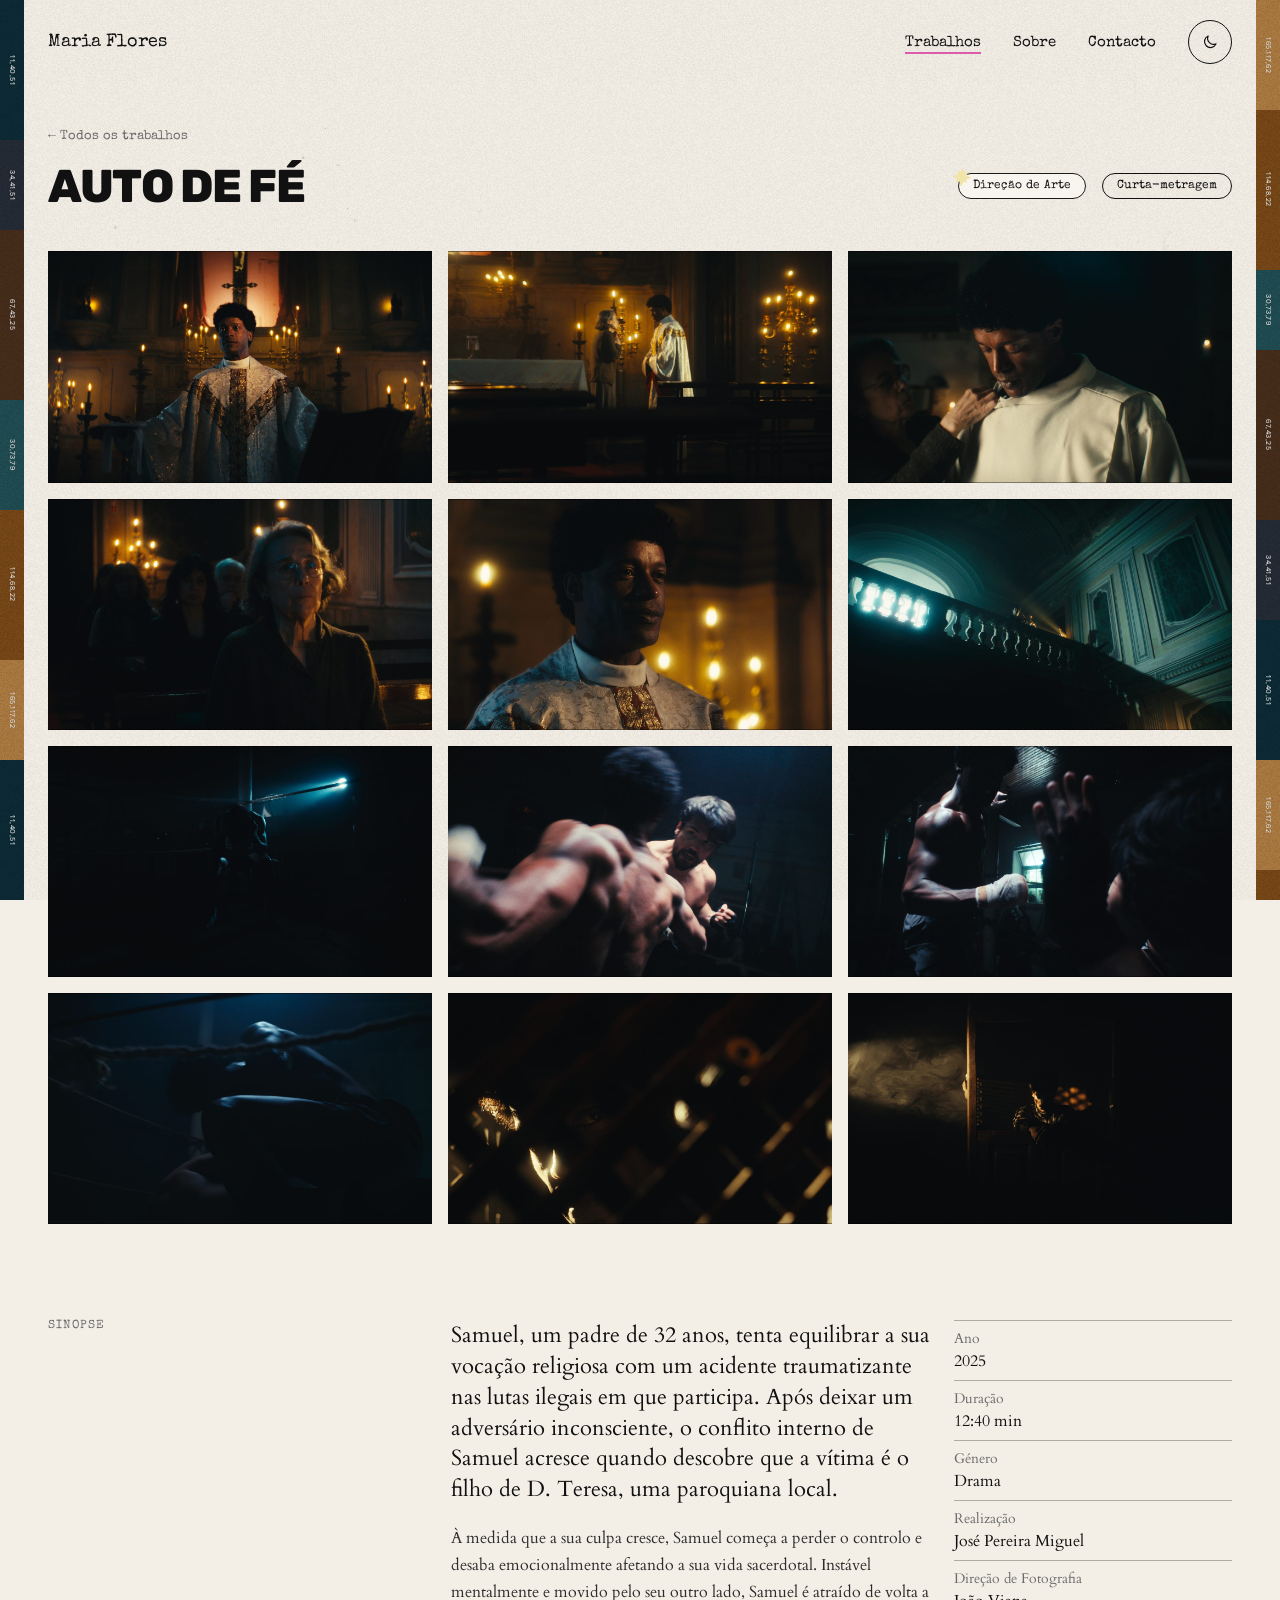
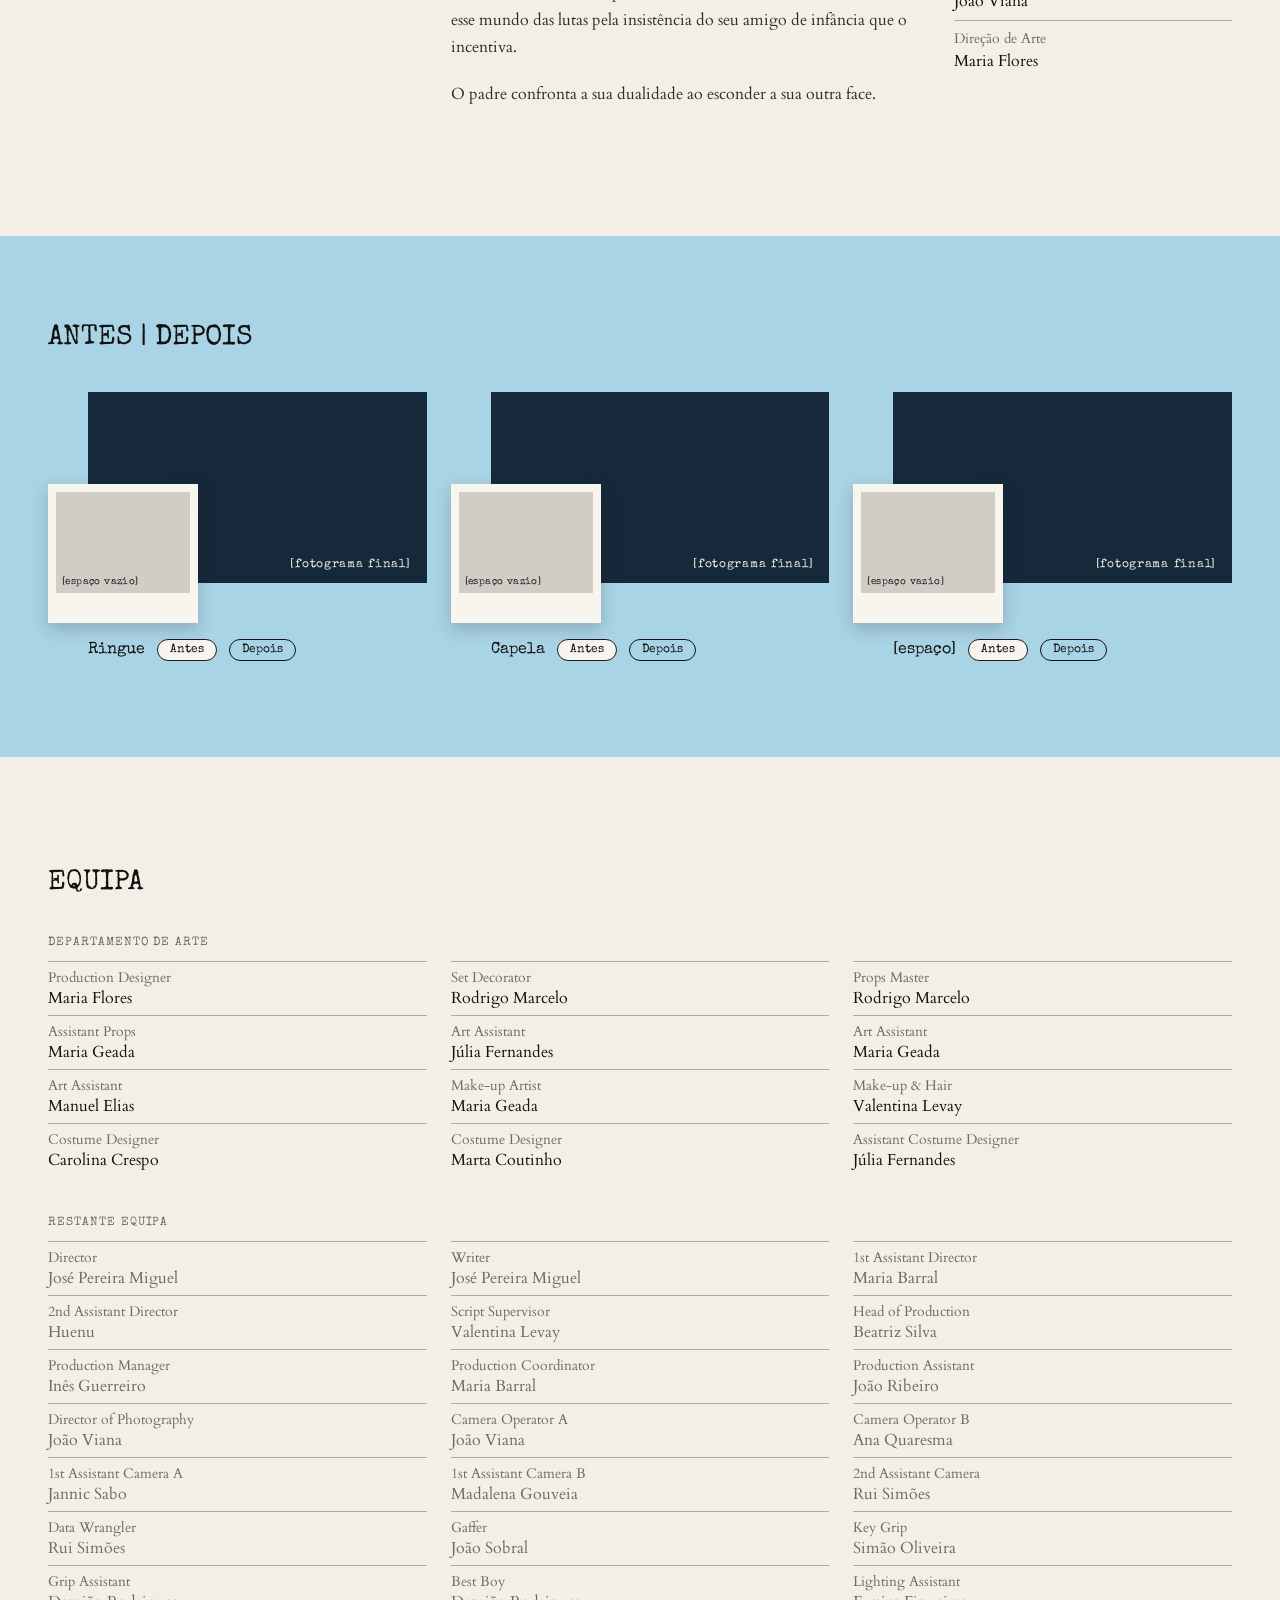
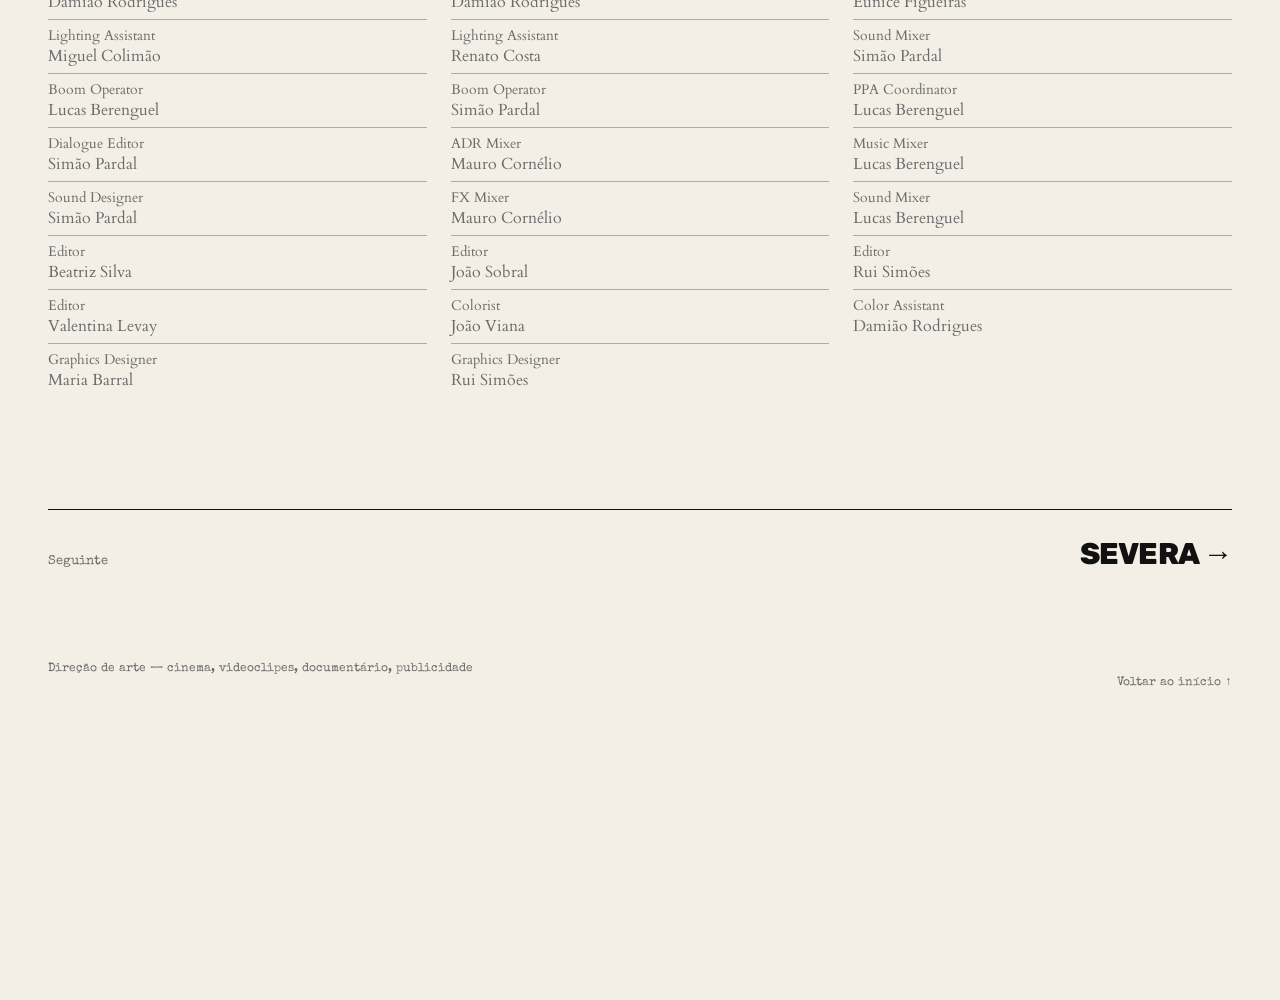
<file: auto-de-fe.html>
<!doctype html>
<html lang="pt-PT">
<head>
<meta charset="utf-8">
<meta name="viewport" content="width=device-width, initial-scale=1">
<title>Maria Flores — Auto de Fé</title>
<link rel="icon" href="data:,">

<link rel="preconnect" href="https://fonts.googleapis.com">
<link href="https://fonts.googleapis.com/css2?family=Rubik:wght@800&amp;display=swap" rel="stylesheet">
<link href="https://fonts.googleapis.com/css2?family=Special+Elite&amp;display=swap" rel="stylesheet">
<link href="https://fonts.googleapis.com/css2?family=Cardo:wght@400;700&amp;display=swap" rel="stylesheet">
<style>
body{margin:0}
a{color:inherit;text-decoration:none}
.nl:hover{text-decoration:underline;text-decoration-color:#de5aab;text-decoration-thickness:2px;text-underline-offset:6px}
.mf{position:relative;z-index:0;transition:background-color .45s ease,color .45s ease}
.mf-light{--bg:#ffffff;--ink:#111111;--muted:#6b6b6b;--body:#2c2c2c;--line:rgba(17,17,17,.30);--band:#a9d4e6}
.mf-dark{--bg:#000000;--ink:#ecebe8;--muted:#a5a39e;--body:#d2d0cb;--line:rgba(236,235,232,.28);--band:#1d3440}
button{font:inherit;color:inherit;background:none;cursor:pointer}
.filmbg{position:fixed;top:0;left:0;right:0;bottom:0;z-index:-1;pointer-events:none;overflow:hidden}
.filmtile{position:absolute;left:0;top:0;width:100%;height:calc(100% + 4200px);background-repeat:repeat;background-size:1920px 4200px;background-position:center top;will-change:transform;animation:film-rise 190s linear infinite}
.mf-dark .filmtile{background-image:url(assets/195c46f9f25d2eacde2a236a3a179f39.svg)}
.mf-light .filmtile{background-image:url(assets/a7d337f7863a7fcd328ad513865520be.svg)}
.mf-dark .filmtile{filter:brightness(1.8) contrast(1.2)}
.mf-light .filmtile{filter:contrast(1.7) brightness(.95)}
@keyframes film-rise{from{transform:translateY(0)}to{transform:translateY(-4200px)}}
@media (prefers-reduced-motion: reduce){.filmtile{animation:none}}
@property --b0{syntax:'<color>';inherits:true;initial-value:#555555}
@property --b1{syntax:'<color>';inherits:true;initial-value:#555555}
@property --b2{syntax:'<color>';inherits:true;initial-value:#555555}
@property --b3{syntax:'<color>';inherits:true;initial-value:#555555}
@property --b4{syntax:'<color>';inherits:true;initial-value:#555555}
@property --b5{syntax:'<color>';inherits:true;initial-value:#555555}
.bar{position:fixed;top:0;bottom:0;width:24px;overflow:hidden;z-index:4;pointer-events:none;transition:--b0 1.4s ease,--b1 1.4s ease,--b2 1.4s ease,--b3 1.4s ease,--b4 1.4s ease,--b5 1.4s ease}
.bar-l{left:0}
.bar-r{right:0}
.track{position:absolute;left:0;right:0;top:0;height:calc(100% + 760px);will-change:transform}
.track-up{background-image:repeating-linear-gradient(180deg,var(--b0) 0,var(--b0) 140px,var(--b1) 140px,var(--b1) 230px,var(--b2) 230px,var(--b2) 400px,var(--b3) 400px,var(--b3) 510px,var(--b4) 510px,var(--b4) 660px,var(--b5) 660px,var(--b5) 760px);animation:bar-up 30s linear infinite}
.track-down{background-image:repeating-linear-gradient(180deg,var(--b5) 0,var(--b5) 110px,var(--b4) 110px,var(--b4) 270px,var(--b3) 270px,var(--b3) 350px,var(--b2) 350px,var(--b2) 520px,var(--b1) 520px,var(--b1) 620px,var(--b0) 620px,var(--b0) 760px);animation:bar-down 38s linear infinite}
@keyframes bar-up{from{transform:translateY(0)}to{transform:translateY(-760px)}}
@keyframes bar-down{from{transform:translateY(-760px)}to{transform:translateY(0)}}
@media (prefers-reduced-motion: reduce){.track-up,.track-down{animation:none}}
.bar{--b0:#0b2833;--b1:#222933;--b2:#432b19;--b3:#1e494f;--b4:#724416;--b5:#a5753e}
</style>
<link rel="stylesheet" href="site.css">
</head>
<body>

<div class="mf mf-light" style="position: relative; overflow: hidden; width: 100%; min-height: 4200px; box-sizing: border-box; background: var(--bg); color: var(--ink); font-family: 'Special Elite', 'Courier New', monospace; display: flex; flex-direction: column;">

<header style="display: flex; justify-content: space-between; align-items: center; padding: 20px 48px;">
<a class="nl" href="index.html" style="font-family: 'Special Elite', cursive; font-size: 18px; padding: 8px 0;">Maria Flores</a>
<nav style="display: flex; align-items: center; gap: 32px; font-size: 15px;">
<a href="trabalhos.html" style="padding: 12px 0; text-decoration: underline; text-decoration-color: #de5aab; text-decoration-thickness: 2px; text-underline-offset: 6px;">Trabalhos</a>
<a class="nl" href="sobre.html" style="padding: 12px 0;">Sobre</a>
<a class="nl" href="sobre.html#contacto" style="padding: 12px 0;">Contacto</a>
<button data-theme-toggle aria-label="Alternar entre modo claro e modo escuro" style="min-height: 44px; padding: 0 16px; border: 1px solid var(--ink); border-radius: 999px; font-size: 14px;"></button>
</nav>
</header>

<section style="display: flex; justify-content: space-between; align-items: flex-end; flex-wrap: wrap; gap: 24px; padding: 32px 48px 40px;">
<div>
<a class="nl" href="trabalhos.html" style="display: inline-block; font-size: 13px; color: var(--muted); padding: 12px 0;">← Todos os trabalhos</a>
<h1 style="margin: 8px 0 0; font-family: 'Rubik', 'Arial Rounded MT Bold', sans-serif; font-weight: 800; letter-spacing: -0.03em; font-size: 46px; line-height: 1.05;">AUTO DE FÉ</h1>
</div>
<div style="display: flex; flex-wrap: wrap; gap: 16px; padding-bottom: 12px;"><span style="position: relative; display: inline-block; background: #f8f5ef; color: #1c1b1a; border: 1px solid #1c1b1a; border-radius: 999px; padding: 5px 14px; font-size: 12px; line-height: 1.2;"><svg aria-hidden="true" width="20" height="20" viewBox="0 0 20 20" style="position: absolute; left: -7px; top: -7px;"><polygon points="10.6,1.2 12.0,5.9 15.4,5.4 14.1,8.7 18.5,10.7 13.8,11.9 14.4,15.4 11.3,14.1 9.0,19.1 7.9,14.0 4.4,14.9 5.5,11.5 1.4,9.4 6.1,7.9 5.7,4.8 8.6,5.6" fill="#f0e4a8" stroke="#f0e4a8" stroke-width="0.8" stroke-linejoin="round"></polygon></svg>Direção de Arte</span><span style="display: inline-block; border: 1px solid var(--ink); border-radius: 999px; padding: 5px 14px; font-size: 12px; line-height: 1.2;">Curta-metragem</span></div>
</section>

<section style="padding: 0 48px; position: relative; z-index: 6;">
<div style="display: grid; grid-template-columns: repeat(3, minmax(0, 1fr)); gap: 16px;">
<div style="position: relative; aspect-ratio: 1400 / 843; overflow: hidden; background: #16293a;"><img src="assets/c79d40b57dbf54c1195417f54e872e26.jpg" alt="O padre diante do altar, de braços abertos, rodeado de velas" style="position: absolute; top: 0; left: 0; width: 100%; height: 100%; object-fit: cover; display: block;"></div><div style="position: relative; aspect-ratio: 1400 / 843; overflow: hidden; background: #16293a;"><img src="assets/6717103ce0d678c2ca197f9b2700c0e9.jpg" alt="O padre e uma mulher idosa junto ao altar, iluminados por velas" style="position: absolute; top: 0; left: 0; width: 100%; height: 100%; object-fit: cover; display: block;"></div><div style="position: relative; aspect-ratio: 1400 / 843; overflow: hidden; background: #16293a;"><img src="assets/024cbdab6e1024f9e127077462ca0c91.jpg" alt="Uma mulher idosa ajusta a gola da veste do padre" style="position: absolute; top: 0; left: 0; width: 100%; height: 100%; object-fit: cover; display: block;"></div><div style="position: relative; aspect-ratio: 1400 / 843; overflow: hidden; background: #16293a;"><img src="assets/cbde4aaad35df30b1a84fb2aac8a3a7e.jpg" alt="Mulher idosa de óculos na igreja, com outras pessoas desfocadas atrás" style="position: absolute; top: 0; left: 0; width: 100%; height: 100%; object-fit: cover; display: block;"></div><div style="position: relative; aspect-ratio: 1400 / 843; overflow: hidden; background: #16293a;"><img src="assets/bd017f20727276207c4b748441284fc7.jpg" alt="Plano próximo do padre, com velas desfocadas atrás" style="position: absolute; top: 0; left: 0; width: 100%; height: 100%; object-fit: cover; display: block;"></div><div style="position: relative; aspect-ratio: 1400 / 843; overflow: hidden; background: #16293a;"><img src="assets/927e3c8162ed81170e3e0b407e0eea3f.jpg" alt="Varanda com balaustrada e velas, vista de baixo, com uma figura ao fundo" style="position: absolute; top: 0; left: 0; width: 100%; height: 100%; object-fit: cover; display: block;"></div><div style="position: relative; aspect-ratio: 1400 / 843; overflow: hidden; background: #16293a;"><img src="assets/157b8c3071a1b9ccba0a31a0176fac4d.jpg" alt="Lutador curvado junto às cordas do ringue, com um foco de luz azul ao fundo" style="position: absolute; top: 0; left: 0; width: 100%; height: 100%; object-fit: cover; display: block;"></div><div style="position: relative; aspect-ratio: 1400 / 843; overflow: hidden; background: #16293a;"><img src="assets/4cfde7762074dbed053f6165a2d89717.jpg" alt="Combate: um lutador de costas em primeiro plano e outro ao fundo" style="position: absolute; top: 0; left: 0; width: 100%; height: 100%; object-fit: cover; display: block;"></div><div style="position: relative; aspect-ratio: 1400 / 843; overflow: hidden; background: #16293a;"><img src="assets/7e5e82c8a48d132ade1d9ff3924efb5e.jpg" alt="Lutador com as mãos ligadas e a luz de uma janela ao fundo" style="position: absolute; top: 0; left: 0; width: 100%; height: 100%; object-fit: cover; display: block;"></div><div style="position: relative; aspect-ratio: 1400 / 843; overflow: hidden; background: #16293a;"><img src="assets/b449adda87e28341b8f77ce5ace0a4a5.jpg" alt="Silhueta de um lutador no ringue, em tons de azul" style="position: absolute; top: 0; left: 0; width: 100%; height: 100%; object-fit: cover; display: block;"></div><div style="position: relative; aspect-ratio: 1400 / 843; overflow: hidden; background: #16293a;"><img src="assets/b4e48357d718586509c8d75507b3155c.jpg" alt="Rosto parcialmente iluminado, visto através de uma grelha" style="position: absolute; top: 0; left: 0; width: 100%; height: 100%; object-fit: cover; display: block;"></div><div style="position: relative; aspect-ratio: 1400 / 843; overflow: hidden; background: #16293a;"><img src="assets/a8e3a6816328ebbb85ee0b58bbf96fed.jpg" alt="Figura sentada atrás de uma porta de madeira, com fumo à esquerda" style="position: absolute; top: 0; left: 0; width: 100%; height: 100%; object-fit: cover; display: block;"></div>
</div>
</section>
<section style="display: grid; grid-template-columns: repeat(12, minmax(0, 1fr)); column-gap: 24px; padding: 96px 48px 0;">
<div style="grid-column: 1 / span 4;"><div style="font-size: 12px; color: var(--muted); letter-spacing: 0.08em;">SINOPSE</div></div>
<div style="grid-column: 5 / span 5;"><div style="font-family: 'Cardo', Georgia, 'Times New Roman', serif; font-size: 22px; line-height: 1.4;">Samuel, um padre de 32 anos, tenta equilibrar a sua vocação religiosa com um acidente traumatizante nas lutas ilegais em que participa. Após deixar um adversário inconsciente, o conflito interno de Samuel acresce quando descobre que a vítima é o filho de D. Teresa, uma paroquiana local.</div><p style="font-family: 'Cardo', Georgia, 'Times New Roman', serif; margin: 20px 0 0; font-size: 16px; line-height: 1.7; color: var(--body);">À medida que a sua culpa cresce, Samuel começa a perder o controlo e desaba emocionalmente afetando a sua vida sacerdotal. Instável mentalmente e movido pelo seu outro lado, Samuel é atraído de volta a esse mundo das lutas pela insistência do seu amigo de infância que o incentiva.</p><p style="font-family: 'Cardo', Georgia, 'Times New Roman', serif; margin: 20px 0 0; font-size: 16px; line-height: 1.7; color: var(--body);">O padre confronta a sua dualidade ao esconder a sua outra face.</p></div>
<div style="grid-column: 10 / span 3;"><div style="border-top: 1px solid var(--line); padding: 8px 0; font-family: 'Cardo', Georgia, 'Times New Roman', serif;"><div style="font-size: 14px; color: var(--muted);">Ano</div><div style="font-size: 16px; margin-top: 2px;">2025</div></div><div style="border-top: 1px solid var(--line); padding: 8px 0; font-family: 'Cardo', Georgia, 'Times New Roman', serif;"><div style="font-size: 14px; color: var(--muted);">Duração</div><div style="font-size: 16px; margin-top: 2px;">12:40 min</div></div><div style="border-top: 1px solid var(--line); padding: 8px 0; font-family: 'Cardo', Georgia, 'Times New Roman', serif;"><div style="font-size: 14px; color: var(--muted);">Género</div><div style="font-size: 16px; margin-top: 2px;">Drama</div></div><div style="border-top: 1px solid var(--line); padding: 8px 0; font-family: 'Cardo', Georgia, 'Times New Roman', serif;"><div style="font-size: 14px; color: var(--muted);">Realização</div><div style="font-size: 16px; margin-top: 2px;">José Pereira Miguel</div></div><div style="border-top: 1px solid var(--line); padding: 8px 0; font-family: 'Cardo', Georgia, 'Times New Roman', serif;"><div style="font-size: 14px; color: var(--muted);">Direção de Fotografia</div><div style="font-size: 16px; margin-top: 2px;">João Viana</div></div><div style="border-top: 1px solid var(--line); padding: 8px 0; font-family: 'Cardo', Georgia, 'Times New Roman', serif;"><div style="font-size: 14px; color: var(--muted);">Direção de Arte</div><div style="font-size: 16px; margin-top: 2px;">Maria Flores</div></div></div>
</section>
<section style="background: var(--band); margin-top: 128px; padding: 88px 48px 96px;">
<h2 style="margin: 0 0 40px; font-family: 'Special Elite', cursive; font-weight: 400; font-size: 28px; line-height: 1;">ANTES | DEPOIS</h2>
<div style="display: grid; grid-template-columns: repeat(3, minmax(0, 1fr)); column-gap: 24px;">
<div style="display: flex; flex-direction: column; gap: 16px;">
<div style="position: relative; padding: 0 0 40px 40px;">
<div style="position: relative; aspect-ratio: 16 / 9; background: #16293a;">
<span style="position: absolute; right: 16px; bottom: 12px; font-size: 12px; letter-spacing: 0.06em; color: #ece9e1;">[fotograma final]</span>
</div>
<div style="position: absolute; left: 0; bottom: 0; width: 150px; box-sizing: border-box; background: #f8f5ef; padding: 8px 8px 30px; box-shadow: 0 6px 16px rgba(28, 27, 26, 0.22);">
<div style="position: relative; width: 100%; aspect-ratio: 4 / 3; background: #cfcdc6;">
<span style="position: absolute; left: 6px; bottom: 6px; font-size: 10px; letter-spacing: 0.04em; color: #1c1b1a;">[espaço vazio]</span>
</div>
</div>
</div>
<div style="display: flex; gap: 12px; align-items: center; padding-left: 40px;"><span style="font-size: 16px;">Ringue</span><span style="display: inline-block; background: #f8f5ef; border: 1px solid #1c1b1a; border-radius: 999px; padding: 4px 12px; font-size: 12px;">Antes</span><span style="display: inline-block; border: 1px solid var(--ink); border-radius: 999px; padding: 4px 12px; font-size: 12px;">Depois</span></div>
</div><div style="display: flex; flex-direction: column; gap: 16px;">
<div style="position: relative; padding: 0 0 40px 40px;">
<div style="position: relative; aspect-ratio: 16 / 9; background: #16293a;">
<span style="position: absolute; right: 16px; bottom: 12px; font-size: 12px; letter-spacing: 0.06em; color: #ece9e1;">[fotograma final]</span>
</div>
<div style="position: absolute; left: 0; bottom: 0; width: 150px; box-sizing: border-box; background: #f8f5ef; padding: 8px 8px 30px; box-shadow: 0 6px 16px rgba(28, 27, 26, 0.22);">
<div style="position: relative; width: 100%; aspect-ratio: 4 / 3; background: #cfcdc6;">
<span style="position: absolute; left: 6px; bottom: 6px; font-size: 10px; letter-spacing: 0.04em; color: #1c1b1a;">[espaço vazio]</span>
</div>
</div>
</div>
<div style="display: flex; gap: 12px; align-items: center; padding-left: 40px;"><span style="font-size: 16px;">Capela</span><span style="display: inline-block; background: #f8f5ef; border: 1px solid #1c1b1a; border-radius: 999px; padding: 4px 12px; font-size: 12px;">Antes</span><span style="display: inline-block; border: 1px solid var(--ink); border-radius: 999px; padding: 4px 12px; font-size: 12px;">Depois</span></div>
</div><div style="display: flex; flex-direction: column; gap: 16px;">
<div style="position: relative; padding: 0 0 40px 40px;">
<div style="position: relative; aspect-ratio: 16 / 9; background: #16293a;">
<span style="position: absolute; right: 16px; bottom: 12px; font-size: 12px; letter-spacing: 0.06em; color: #ece9e1;">[fotograma final]</span>
</div>
<div style="position: absolute; left: 0; bottom: 0; width: 150px; box-sizing: border-box; background: #f8f5ef; padding: 8px 8px 30px; box-shadow: 0 6px 16px rgba(28, 27, 26, 0.22);">
<div style="position: relative; width: 100%; aspect-ratio: 4 / 3; background: #cfcdc6;">
<span style="position: absolute; left: 6px; bottom: 6px; font-size: 10px; letter-spacing: 0.04em; color: #1c1b1a;">[espaço vazio]</span>
</div>
</div>
</div>
<div style="display: flex; gap: 12px; align-items: center; padding-left: 40px;"><span style="font-size: 16px;">[espaço]</span><span style="display: inline-block; background: #f8f5ef; border: 1px solid #1c1b1a; border-radius: 999px; padding: 4px 12px; font-size: 12px;">Antes</span><span style="display: inline-block; border: 1px solid var(--ink); border-radius: 999px; padding: 4px 12px; font-size: 12px;">Depois</span></div>
</div>
</div>
</section>
<section style="padding: 112px 48px 0;">
<h2 style="margin: 0 0 40px; font-family: 'Special Elite', cursive; font-weight: 400; font-size: 28px; line-height: 1;">EQUIPA</h2>
<div style="font-size: 12px; color: var(--muted); letter-spacing: 0.08em; margin-bottom: 12px;">DEPARTAMENTO DE ARTE</div>
<div style="display: grid; grid-template-columns: repeat(3, minmax(0, 1fr)); column-gap: 24px;">
<div style="display: flex; flex-direction: column; border-top: 1px solid var(--line); padding: 6px 0; font-family: 'Cardo', Georgia, 'Times New Roman', serif;"><span style="font-size: 14px; color: var(--muted);">Production Designer</span><span style="font-size: 16px;">Maria Flores</span></div>
<div style="display: flex; flex-direction: column; border-top: 1px solid var(--line); padding: 6px 0; font-family: 'Cardo', Georgia, 'Times New Roman', serif;"><span style="font-size: 14px; color: var(--muted);">Set Decorator</span><span style="font-size: 16px;">Rodrigo Marcelo</span></div>
<div style="display: flex; flex-direction: column; border-top: 1px solid var(--line); padding: 6px 0; font-family: 'Cardo', Georgia, 'Times New Roman', serif;"><span style="font-size: 14px; color: var(--muted);">Props Master</span><span style="font-size: 16px;">Rodrigo Marcelo</span></div>
<div style="display: flex; flex-direction: column; border-top: 1px solid var(--line); padding: 6px 0; font-family: 'Cardo', Georgia, 'Times New Roman', serif;"><span style="font-size: 14px; color: var(--muted);">Assistant Props</span><span style="font-size: 16px;">Maria Geada</span></div>
<div style="display: flex; flex-direction: column; border-top: 1px solid var(--line); padding: 6px 0; font-family: 'Cardo', Georgia, 'Times New Roman', serif;"><span style="font-size: 14px; color: var(--muted);">Art Assistant</span><span style="font-size: 16px;">Júlia Fernandes</span></div>
<div style="display: flex; flex-direction: column; border-top: 1px solid var(--line); padding: 6px 0; font-family: 'Cardo', Georgia, 'Times New Roman', serif;"><span style="font-size: 14px; color: var(--muted);">Art Assistant</span><span style="font-size: 16px;">Maria Geada</span></div>
<div style="display: flex; flex-direction: column; border-top: 1px solid var(--line); padding: 6px 0; font-family: 'Cardo', Georgia, 'Times New Roman', serif;"><span style="font-size: 14px; color: var(--muted);">Art Assistant</span><span style="font-size: 16px;">Manuel Elias</span></div>
<div style="display: flex; flex-direction: column; border-top: 1px solid var(--line); padding: 6px 0; font-family: 'Cardo', Georgia, 'Times New Roman', serif;"><span style="font-size: 14px; color: var(--muted);">Make-up Artist</span><span style="font-size: 16px;">Maria Geada</span></div>
<div style="display: flex; flex-direction: column; border-top: 1px solid var(--line); padding: 6px 0; font-family: 'Cardo', Georgia, 'Times New Roman', serif;"><span style="font-size: 14px; color: var(--muted);">Make-up &amp; Hair</span><span style="font-size: 16px;">Valentina Levay</span></div>
<div style="display: flex; flex-direction: column; border-top: 1px solid var(--line); padding: 6px 0; font-family: 'Cardo', Georgia, 'Times New Roman', serif;"><span style="font-size: 14px; color: var(--muted);">Costume Designer</span><span style="font-size: 16px;">Carolina Crespo</span></div>
<div style="display: flex; flex-direction: column; border-top: 1px solid var(--line); padding: 6px 0; font-family: 'Cardo', Georgia, 'Times New Roman', serif;"><span style="font-size: 14px; color: var(--muted);">Costume Designer</span><span style="font-size: 16px;">Marta Coutinho</span></div>
<div style="display: flex; flex-direction: column; border-top: 1px solid var(--line); padding: 6px 0; font-family: 'Cardo', Georgia, 'Times New Roman', serif;"><span style="font-size: 14px; color: var(--muted);">Assistant Costume Designer</span><span style="font-size: 16px;">Júlia Fernandes</span></div>
</div>
<div style="font-size: 12px; color: var(--muted); letter-spacing: 0.08em; margin: 40px 0 12px;">RESTANTE EQUIPA</div>
<div style="display: grid; grid-template-columns: repeat(3, minmax(0, 1fr)); column-gap: 24px;">
<div style="display: flex; flex-direction: column; border-top: 1px solid var(--line); padding: 6px 0; font-family: 'Cardo', Georgia, 'Times New Roman', serif;"><span style="font-size: 14px; color: var(--muted);">Director</span><span style="font-size: 16px; color: var(--muted);">José Pereira Miguel</span></div>
<div style="display: flex; flex-direction: column; border-top: 1px solid var(--line); padding: 6px 0; font-family: 'Cardo', Georgia, 'Times New Roman', serif;"><span style="font-size: 14px; color: var(--muted);">Writer</span><span style="font-size: 16px; color: var(--muted);">José Pereira Miguel</span></div>
<div style="display: flex; flex-direction: column; border-top: 1px solid var(--line); padding: 6px 0; font-family: 'Cardo', Georgia, 'Times New Roman', serif;"><span style="font-size: 14px; color: var(--muted);">1st Assistant Director</span><span style="font-size: 16px; color: var(--muted);">Maria Barral</span></div>
<div style="display: flex; flex-direction: column; border-top: 1px solid var(--line); padding: 6px 0; font-family: 'Cardo', Georgia, 'Times New Roman', serif;"><span style="font-size: 14px; color: var(--muted);">2nd Assistant Director</span><span style="font-size: 16px; color: var(--muted);">Huenu</span></div>
<div style="display: flex; flex-direction: column; border-top: 1px solid var(--line); padding: 6px 0; font-family: 'Cardo', Georgia, 'Times New Roman', serif;"><span style="font-size: 14px; color: var(--muted);">Script Supervisor</span><span style="font-size: 16px; color: var(--muted);">Valentina Levay</span></div>
<div style="display: flex; flex-direction: column; border-top: 1px solid var(--line); padding: 6px 0; font-family: 'Cardo', Georgia, 'Times New Roman', serif;"><span style="font-size: 14px; color: var(--muted);">Head of Production</span><span style="font-size: 16px; color: var(--muted);">Beatriz Silva</span></div>
<div style="display: flex; flex-direction: column; border-top: 1px solid var(--line); padding: 6px 0; font-family: 'Cardo', Georgia, 'Times New Roman', serif;"><span style="font-size: 14px; color: var(--muted);">Production Manager</span><span style="font-size: 16px; color: var(--muted);">Inês Guerreiro</span></div>
<div style="display: flex; flex-direction: column; border-top: 1px solid var(--line); padding: 6px 0; font-family: 'Cardo', Georgia, 'Times New Roman', serif;"><span style="font-size: 14px; color: var(--muted);">Production Coordinator</span><span style="font-size: 16px; color: var(--muted);">Maria Barral</span></div>
<div style="display: flex; flex-direction: column; border-top: 1px solid var(--line); padding: 6px 0; font-family: 'Cardo', Georgia, 'Times New Roman', serif;"><span style="font-size: 14px; color: var(--muted);">Production Assistant</span><span style="font-size: 16px; color: var(--muted);">João Ribeiro</span></div>
<div style="display: flex; flex-direction: column; border-top: 1px solid var(--line); padding: 6px 0; font-family: 'Cardo', Georgia, 'Times New Roman', serif;"><span style="font-size: 14px; color: var(--muted);">Director of Photography</span><span style="font-size: 16px; color: var(--muted);">João Viana</span></div>
<div style="display: flex; flex-direction: column; border-top: 1px solid var(--line); padding: 6px 0; font-family: 'Cardo', Georgia, 'Times New Roman', serif;"><span style="font-size: 14px; color: var(--muted);">Camera Operator A</span><span style="font-size: 16px; color: var(--muted);">João Viana</span></div>
<div style="display: flex; flex-direction: column; border-top: 1px solid var(--line); padding: 6px 0; font-family: 'Cardo', Georgia, 'Times New Roman', serif;"><span style="font-size: 14px; color: var(--muted);">Camera Operator B</span><span style="font-size: 16px; color: var(--muted);">Ana Quaresma</span></div>
<div style="display: flex; flex-direction: column; border-top: 1px solid var(--line); padding: 6px 0; font-family: 'Cardo', Georgia, 'Times New Roman', serif;"><span style="font-size: 14px; color: var(--muted);">1st Assistant Camera A</span><span style="font-size: 16px; color: var(--muted);">Jannic Sabo</span></div>
<div style="display: flex; flex-direction: column; border-top: 1px solid var(--line); padding: 6px 0; font-family: 'Cardo', Georgia, 'Times New Roman', serif;"><span style="font-size: 14px; color: var(--muted);">1st Assistant Camera B</span><span style="font-size: 16px; color: var(--muted);">Madalena Gouveia</span></div>
<div style="display: flex; flex-direction: column; border-top: 1px solid var(--line); padding: 6px 0; font-family: 'Cardo', Georgia, 'Times New Roman', serif;"><span style="font-size: 14px; color: var(--muted);">2nd Assistant Camera</span><span style="font-size: 16px; color: var(--muted);">Rui Simões</span></div>
<div style="display: flex; flex-direction: column; border-top: 1px solid var(--line); padding: 6px 0; font-family: 'Cardo', Georgia, 'Times New Roman', serif;"><span style="font-size: 14px; color: var(--muted);">Data Wrangler</span><span style="font-size: 16px; color: var(--muted);">Rui Simões</span></div>
<div style="display: flex; flex-direction: column; border-top: 1px solid var(--line); padding: 6px 0; font-family: 'Cardo', Georgia, 'Times New Roman', serif;"><span style="font-size: 14px; color: var(--muted);">Gaffer</span><span style="font-size: 16px; color: var(--muted);">João Sobral</span></div>
<div style="display: flex; flex-direction: column; border-top: 1px solid var(--line); padding: 6px 0; font-family: 'Cardo', Georgia, 'Times New Roman', serif;"><span style="font-size: 14px; color: var(--muted);">Key Grip</span><span style="font-size: 16px; color: var(--muted);">Simão Oliveira</span></div>
<div style="display: flex; flex-direction: column; border-top: 1px solid var(--line); padding: 6px 0; font-family: 'Cardo', Georgia, 'Times New Roman', serif;"><span style="font-size: 14px; color: var(--muted);">Grip Assistant</span><span style="font-size: 16px; color: var(--muted);">Damião Rodrigues</span></div>
<div style="display: flex; flex-direction: column; border-top: 1px solid var(--line); padding: 6px 0; font-family: 'Cardo', Georgia, 'Times New Roman', serif;"><span style="font-size: 14px; color: var(--muted);">Best Boy</span><span style="font-size: 16px; color: var(--muted);">Damião Rodrigues</span></div>
<div style="display: flex; flex-direction: column; border-top: 1px solid var(--line); padding: 6px 0; font-family: 'Cardo', Georgia, 'Times New Roman', serif;"><span style="font-size: 14px; color: var(--muted);">Lighting Assistant</span><span style="font-size: 16px; color: var(--muted);">Eunice Figueiras</span></div>
<div style="display: flex; flex-direction: column; border-top: 1px solid var(--line); padding: 6px 0; font-family: 'Cardo', Georgia, 'Times New Roman', serif;"><span style="font-size: 14px; color: var(--muted);">Lighting Assistant</span><span style="font-size: 16px; color: var(--muted);">Miguel Colimão</span></div>
<div style="display: flex; flex-direction: column; border-top: 1px solid var(--line); padding: 6px 0; font-family: 'Cardo', Georgia, 'Times New Roman', serif;"><span style="font-size: 14px; color: var(--muted);">Lighting Assistant</span><span style="font-size: 16px; color: var(--muted);">Renato Costa</span></div>
<div style="display: flex; flex-direction: column; border-top: 1px solid var(--line); padding: 6px 0; font-family: 'Cardo', Georgia, 'Times New Roman', serif;"><span style="font-size: 14px; color: var(--muted);">Sound Mixer</span><span style="font-size: 16px; color: var(--muted);">Simão Pardal</span></div>
<div style="display: flex; flex-direction: column; border-top: 1px solid var(--line); padding: 6px 0; font-family: 'Cardo', Georgia, 'Times New Roman', serif;"><span style="font-size: 14px; color: var(--muted);">Boom Operator</span><span style="font-size: 16px; color: var(--muted);">Lucas Berenguel</span></div>
<div style="display: flex; flex-direction: column; border-top: 1px solid var(--line); padding: 6px 0; font-family: 'Cardo', Georgia, 'Times New Roman', serif;"><span style="font-size: 14px; color: var(--muted);">Boom Operator</span><span style="font-size: 16px; color: var(--muted);">Simão Pardal</span></div>
<div style="display: flex; flex-direction: column; border-top: 1px solid var(--line); padding: 6px 0; font-family: 'Cardo', Georgia, 'Times New Roman', serif;"><span style="font-size: 14px; color: var(--muted);">PPA Coordinator</span><span style="font-size: 16px; color: var(--muted);">Lucas Berenguel</span></div>
<div style="display: flex; flex-direction: column; border-top: 1px solid var(--line); padding: 6px 0; font-family: 'Cardo', Georgia, 'Times New Roman', serif;"><span style="font-size: 14px; color: var(--muted);">Dialogue Editor</span><span style="font-size: 16px; color: var(--muted);">Simão Pardal</span></div>
<div style="display: flex; flex-direction: column; border-top: 1px solid var(--line); padding: 6px 0; font-family: 'Cardo', Georgia, 'Times New Roman', serif;"><span style="font-size: 14px; color: var(--muted);">ADR Mixer</span><span style="font-size: 16px; color: var(--muted);">Mauro Cornélio</span></div>
<div style="display: flex; flex-direction: column; border-top: 1px solid var(--line); padding: 6px 0; font-family: 'Cardo', Georgia, 'Times New Roman', serif;"><span style="font-size: 14px; color: var(--muted);">Music Mixer</span><span style="font-size: 16px; color: var(--muted);">Lucas Berenguel</span></div>
<div style="display: flex; flex-direction: column; border-top: 1px solid var(--line); padding: 6px 0; font-family: 'Cardo', Georgia, 'Times New Roman', serif;"><span style="font-size: 14px; color: var(--muted);">Sound Designer</span><span style="font-size: 16px; color: var(--muted);">Simão Pardal</span></div>
<div style="display: flex; flex-direction: column; border-top: 1px solid var(--line); padding: 6px 0; font-family: 'Cardo', Georgia, 'Times New Roman', serif;"><span style="font-size: 14px; color: var(--muted);">FX Mixer</span><span style="font-size: 16px; color: var(--muted);">Mauro Cornélio</span></div>
<div style="display: flex; flex-direction: column; border-top: 1px solid var(--line); padding: 6px 0; font-family: 'Cardo', Georgia, 'Times New Roman', serif;"><span style="font-size: 14px; color: var(--muted);">Sound Mixer</span><span style="font-size: 16px; color: var(--muted);">Lucas Berenguel</span></div>
<div style="display: flex; flex-direction: column; border-top: 1px solid var(--line); padding: 6px 0; font-family: 'Cardo', Georgia, 'Times New Roman', serif;"><span style="font-size: 14px; color: var(--muted);">Editor</span><span style="font-size: 16px; color: var(--muted);">Beatriz Silva</span></div>
<div style="display: flex; flex-direction: column; border-top: 1px solid var(--line); padding: 6px 0; font-family: 'Cardo', Georgia, 'Times New Roman', serif;"><span style="font-size: 14px; color: var(--muted);">Editor</span><span style="font-size: 16px; color: var(--muted);">João Sobral</span></div>
<div style="display: flex; flex-direction: column; border-top: 1px solid var(--line); padding: 6px 0; font-family: 'Cardo', Georgia, 'Times New Roman', serif;"><span style="font-size: 14px; color: var(--muted);">Editor</span><span style="font-size: 16px; color: var(--muted);">Rui Simões</span></div>
<div style="display: flex; flex-direction: column; border-top: 1px solid var(--line); padding: 6px 0; font-family: 'Cardo', Georgia, 'Times New Roman', serif;"><span style="font-size: 14px; color: var(--muted);">Editor</span><span style="font-size: 16px; color: var(--muted);">Valentina Levay</span></div>
<div style="display: flex; flex-direction: column; border-top: 1px solid var(--line); padding: 6px 0; font-family: 'Cardo', Georgia, 'Times New Roman', serif;"><span style="font-size: 14px; color: var(--muted);">Colorist</span><span style="font-size: 16px; color: var(--muted);">João Viana</span></div>
<div style="display: flex; flex-direction: column; border-top: 1px solid var(--line); padding: 6px 0; font-family: 'Cardo', Georgia, 'Times New Roman', serif;"><span style="font-size: 14px; color: var(--muted);">Color Assistant</span><span style="font-size: 16px; color: var(--muted);">Damião Rodrigues</span></div>
<div style="display: flex; flex-direction: column; border-top: 1px solid var(--line); padding: 6px 0; font-family: 'Cardo', Georgia, 'Times New Roman', serif;"><span style="font-size: 14px; color: var(--muted);">Graphics Designer</span><span style="font-size: 16px; color: var(--muted);">Maria Barral</span></div>
<div style="display: flex; flex-direction: column; border-top: 1px solid var(--line); padding: 6px 0; font-family: 'Cardo', Georgia, 'Times New Roman', serif;"><span style="font-size: 14px; color: var(--muted);">Graphics Designer</span><span style="font-size: 16px; color: var(--muted);">Rui Simões</span></div>
</div>
</section>
<section style="padding: 112px 48px 0;">
<a class="nl" href="severa.html" style="display: flex; justify-content: space-between; align-items: baseline; gap: 24px; border-top: 1px solid var(--ink); padding: 28px 0;">
<span style="font-size: 13px; color: var(--muted);">Seguinte</span>
<span style="font-family: 'Rubik', 'Arial Rounded MT Bold', sans-serif; font-weight: 800; letter-spacing: -0.03em; font-size: 30px; line-height: 1.1; text-align: right;">SEVERA →</span>
</a>
</section>

<footer style="display: flex; justify-content: space-between; padding: 64px 48px 32px; font-size: 12px; color: var(--muted);">
<span>Direção de arte — cinema, videoclipes, documentário, publicidade</span>
<a class="nl" href="index.html" style="padding: 12px 0;">Voltar ao início ↑</a>
</footer>

<div class="filmbg" aria-hidden="true"><div class="filmtile"></div></div>
<div class="bar bar-l" aria-hidden="true"><div class="track track-up"><div style="position:absolute;left:0;right:0;height:760px;top:0px;"><span style="position:absolute;left:0;width:24px;top:0px;height:140px;display:flex;align-items:center;justify-content:center;font-size:6px;line-height:1;letter-spacing:.06em;font-weight:400;color:rgba(255,255,255,.82);text-shadow:0 0 1px rgba(0,0,0,.35);writing-mode:vertical-rl;white-space:nowrap;" data-lab="0"></span><span style="position:absolute;left:0;width:24px;top:140px;height:90px;display:flex;align-items:center;justify-content:center;font-size:6px;line-height:1;letter-spacing:.06em;font-weight:400;color:rgba(255,255,255,.82);text-shadow:0 0 1px rgba(0,0,0,.35);writing-mode:vertical-rl;white-space:nowrap;" data-lab="1"></span><span style="position:absolute;left:0;width:24px;top:230px;height:170px;display:flex;align-items:center;justify-content:center;font-size:6px;line-height:1;letter-spacing:.06em;font-weight:400;color:rgba(255,255,255,.82);text-shadow:0 0 1px rgba(0,0,0,.35);writing-mode:vertical-rl;white-space:nowrap;" data-lab="2"></span><span style="position:absolute;left:0;width:24px;top:400px;height:110px;display:flex;align-items:center;justify-content:center;font-size:6px;line-height:1;letter-spacing:.06em;font-weight:400;color:rgba(255,255,255,.82);text-shadow:0 0 1px rgba(0,0,0,.35);writing-mode:vertical-rl;white-space:nowrap;" data-lab="3"></span><span style="position:absolute;left:0;width:24px;top:510px;height:150px;display:flex;align-items:center;justify-content:center;font-size:6px;line-height:1;letter-spacing:.06em;font-weight:400;color:rgba(255,255,255,.82);text-shadow:0 0 1px rgba(0,0,0,.35);writing-mode:vertical-rl;white-space:nowrap;" data-lab="4"></span><span style="position:absolute;left:0;width:24px;top:660px;height:100px;display:flex;align-items:center;justify-content:center;font-size:6px;line-height:1;letter-spacing:.06em;font-weight:400;color:rgba(255,255,255,.82);text-shadow:0 0 1px rgba(0,0,0,.35);writing-mode:vertical-rl;white-space:nowrap;" data-lab="5"></span></div><div style="position:absolute;left:0;right:0;height:760px;top:760px;"><span style="position:absolute;left:0;width:24px;top:0px;height:140px;display:flex;align-items:center;justify-content:center;font-size:6px;line-height:1;letter-spacing:.06em;font-weight:400;color:rgba(255,255,255,.82);text-shadow:0 0 1px rgba(0,0,0,.35);writing-mode:vertical-rl;white-space:nowrap;" data-lab="0"></span><span style="position:absolute;left:0;width:24px;top:140px;height:90px;display:flex;align-items:center;justify-content:center;font-size:6px;line-height:1;letter-spacing:.06em;font-weight:400;color:rgba(255,255,255,.82);text-shadow:0 0 1px rgba(0,0,0,.35);writing-mode:vertical-rl;white-space:nowrap;" data-lab="1"></span><span style="position:absolute;left:0;width:24px;top:230px;height:170px;display:flex;align-items:center;justify-content:center;font-size:6px;line-height:1;letter-spacing:.06em;font-weight:400;color:rgba(255,255,255,.82);text-shadow:0 0 1px rgba(0,0,0,.35);writing-mode:vertical-rl;white-space:nowrap;" data-lab="2"></span><span style="position:absolute;left:0;width:24px;top:400px;height:110px;display:flex;align-items:center;justify-content:center;font-size:6px;line-height:1;letter-spacing:.06em;font-weight:400;color:rgba(255,255,255,.82);text-shadow:0 0 1px rgba(0,0,0,.35);writing-mode:vertical-rl;white-space:nowrap;" data-lab="3"></span><span style="position:absolute;left:0;width:24px;top:510px;height:150px;display:flex;align-items:center;justify-content:center;font-size:6px;line-height:1;letter-spacing:.06em;font-weight:400;color:rgba(255,255,255,.82);text-shadow:0 0 1px rgba(0,0,0,.35);writing-mode:vertical-rl;white-space:nowrap;" data-lab="4"></span><span style="position:absolute;left:0;width:24px;top:660px;height:100px;display:flex;align-items:center;justify-content:center;font-size:6px;line-height:1;letter-spacing:.06em;font-weight:400;color:rgba(255,255,255,.82);text-shadow:0 0 1px rgba(0,0,0,.35);writing-mode:vertical-rl;white-space:nowrap;" data-lab="5"></span></div><div style="position:absolute;left:0;right:0;height:760px;top:1520px;"><span style="position:absolute;left:0;width:24px;top:0px;height:140px;display:flex;align-items:center;justify-content:center;font-size:6px;line-height:1;letter-spacing:.06em;font-weight:400;color:rgba(255,255,255,.82);text-shadow:0 0 1px rgba(0,0,0,.35);writing-mode:vertical-rl;white-space:nowrap;" data-lab="0"></span><span style="position:absolute;left:0;width:24px;top:140px;height:90px;display:flex;align-items:center;justify-content:center;font-size:6px;line-height:1;letter-spacing:.06em;font-weight:400;color:rgba(255,255,255,.82);text-shadow:0 0 1px rgba(0,0,0,.35);writing-mode:vertical-rl;white-space:nowrap;" data-lab="1"></span><span style="position:absolute;left:0;width:24px;top:230px;height:170px;display:flex;align-items:center;justify-content:center;font-size:6px;line-height:1;letter-spacing:.06em;font-weight:400;color:rgba(255,255,255,.82);text-shadow:0 0 1px rgba(0,0,0,.35);writing-mode:vertical-rl;white-space:nowrap;" data-lab="2"></span><span style="position:absolute;left:0;width:24px;top:400px;height:110px;display:flex;align-items:center;justify-content:center;font-size:6px;line-height:1;letter-spacing:.06em;font-weight:400;color:rgba(255,255,255,.82);text-shadow:0 0 1px rgba(0,0,0,.35);writing-mode:vertical-rl;white-space:nowrap;" data-lab="3"></span><span style="position:absolute;left:0;width:24px;top:510px;height:150px;display:flex;align-items:center;justify-content:center;font-size:6px;line-height:1;letter-spacing:.06em;font-weight:400;color:rgba(255,255,255,.82);text-shadow:0 0 1px rgba(0,0,0,.35);writing-mode:vertical-rl;white-space:nowrap;" data-lab="4"></span><span style="position:absolute;left:0;width:24px;top:660px;height:100px;display:flex;align-items:center;justify-content:center;font-size:6px;line-height:1;letter-spacing:.06em;font-weight:400;color:rgba(255,255,255,.82);text-shadow:0 0 1px rgba(0,0,0,.35);writing-mode:vertical-rl;white-space:nowrap;" data-lab="5"></span></div><div style="position:absolute;left:0;right:0;height:760px;top:2280px;"><span style="position:absolute;left:0;width:24px;top:0px;height:140px;display:flex;align-items:center;justify-content:center;font-size:6px;line-height:1;letter-spacing:.06em;font-weight:400;color:rgba(255,255,255,.82);text-shadow:0 0 1px rgba(0,0,0,.35);writing-mode:vertical-rl;white-space:nowrap;" data-lab="0"></span><span style="position:absolute;left:0;width:24px;top:140px;height:90px;display:flex;align-items:center;justify-content:center;font-size:6px;line-height:1;letter-spacing:.06em;font-weight:400;color:rgba(255,255,255,.82);text-shadow:0 0 1px rgba(0,0,0,.35);writing-mode:vertical-rl;white-space:nowrap;" data-lab="1"></span><span style="position:absolute;left:0;width:24px;top:230px;height:170px;display:flex;align-items:center;justify-content:center;font-size:6px;line-height:1;letter-spacing:.06em;font-weight:400;color:rgba(255,255,255,.82);text-shadow:0 0 1px rgba(0,0,0,.35);writing-mode:vertical-rl;white-space:nowrap;" data-lab="2"></span><span style="position:absolute;left:0;width:24px;top:400px;height:110px;display:flex;align-items:center;justify-content:center;font-size:6px;line-height:1;letter-spacing:.06em;font-weight:400;color:rgba(255,255,255,.82);text-shadow:0 0 1px rgba(0,0,0,.35);writing-mode:vertical-rl;white-space:nowrap;" data-lab="3"></span><span style="position:absolute;left:0;width:24px;top:510px;height:150px;display:flex;align-items:center;justify-content:center;font-size:6px;line-height:1;letter-spacing:.06em;font-weight:400;color:rgba(255,255,255,.82);text-shadow:0 0 1px rgba(0,0,0,.35);writing-mode:vertical-rl;white-space:nowrap;" data-lab="4"></span><span style="position:absolute;left:0;width:24px;top:660px;height:100px;display:flex;align-items:center;justify-content:center;font-size:6px;line-height:1;letter-spacing:.06em;font-weight:400;color:rgba(255,255,255,.82);text-shadow:0 0 1px rgba(0,0,0,.35);writing-mode:vertical-rl;white-space:nowrap;" data-lab="5"></span></div></div></div>
<div class="bar bar-r" aria-hidden="true"><div class="track track-down"><div style="position:absolute;left:0;right:0;height:760px;top:0px;"><span style="position:absolute;left:0;width:24px;top:0px;height:110px;display:flex;align-items:center;justify-content:center;font-size:6px;line-height:1;letter-spacing:.06em;font-weight:400;color:rgba(255,255,255,.82);text-shadow:0 0 1px rgba(0,0,0,.35);writing-mode:vertical-rl;white-space:nowrap;" data-lab="5"></span><span style="position:absolute;left:0;width:24px;top:110px;height:160px;display:flex;align-items:center;justify-content:center;font-size:6px;line-height:1;letter-spacing:.06em;font-weight:400;color:rgba(255,255,255,.82);text-shadow:0 0 1px rgba(0,0,0,.35);writing-mode:vertical-rl;white-space:nowrap;" data-lab="4"></span><span style="position:absolute;left:0;width:24px;top:270px;height:80px;display:flex;align-items:center;justify-content:center;font-size:6px;line-height:1;letter-spacing:.06em;font-weight:400;color:rgba(255,255,255,.82);text-shadow:0 0 1px rgba(0,0,0,.35);writing-mode:vertical-rl;white-space:nowrap;" data-lab="3"></span><span style="position:absolute;left:0;width:24px;top:350px;height:170px;display:flex;align-items:center;justify-content:center;font-size:6px;line-height:1;letter-spacing:.06em;font-weight:400;color:rgba(255,255,255,.82);text-shadow:0 0 1px rgba(0,0,0,.35);writing-mode:vertical-rl;white-space:nowrap;" data-lab="2"></span><span style="position:absolute;left:0;width:24px;top:520px;height:100px;display:flex;align-items:center;justify-content:center;font-size:6px;line-height:1;letter-spacing:.06em;font-weight:400;color:rgba(255,255,255,.82);text-shadow:0 0 1px rgba(0,0,0,.35);writing-mode:vertical-rl;white-space:nowrap;" data-lab="1"></span><span style="position:absolute;left:0;width:24px;top:620px;height:140px;display:flex;align-items:center;justify-content:center;font-size:6px;line-height:1;letter-spacing:.06em;font-weight:400;color:rgba(255,255,255,.82);text-shadow:0 0 1px rgba(0,0,0,.35);writing-mode:vertical-rl;white-space:nowrap;" data-lab="0"></span></div><div style="position:absolute;left:0;right:0;height:760px;top:760px;"><span style="position:absolute;left:0;width:24px;top:0px;height:110px;display:flex;align-items:center;justify-content:center;font-size:6px;line-height:1;letter-spacing:.06em;font-weight:400;color:rgba(255,255,255,.82);text-shadow:0 0 1px rgba(0,0,0,.35);writing-mode:vertical-rl;white-space:nowrap;" data-lab="5"></span><span style="position:absolute;left:0;width:24px;top:110px;height:160px;display:flex;align-items:center;justify-content:center;font-size:6px;line-height:1;letter-spacing:.06em;font-weight:400;color:rgba(255,255,255,.82);text-shadow:0 0 1px rgba(0,0,0,.35);writing-mode:vertical-rl;white-space:nowrap;" data-lab="4"></span><span style="position:absolute;left:0;width:24px;top:270px;height:80px;display:flex;align-items:center;justify-content:center;font-size:6px;line-height:1;letter-spacing:.06em;font-weight:400;color:rgba(255,255,255,.82);text-shadow:0 0 1px rgba(0,0,0,.35);writing-mode:vertical-rl;white-space:nowrap;" data-lab="3"></span><span style="position:absolute;left:0;width:24px;top:350px;height:170px;display:flex;align-items:center;justify-content:center;font-size:6px;line-height:1;letter-spacing:.06em;font-weight:400;color:rgba(255,255,255,.82);text-shadow:0 0 1px rgba(0,0,0,.35);writing-mode:vertical-rl;white-space:nowrap;" data-lab="2"></span><span style="position:absolute;left:0;width:24px;top:520px;height:100px;display:flex;align-items:center;justify-content:center;font-size:6px;line-height:1;letter-spacing:.06em;font-weight:400;color:rgba(255,255,255,.82);text-shadow:0 0 1px rgba(0,0,0,.35);writing-mode:vertical-rl;white-space:nowrap;" data-lab="1"></span><span style="position:absolute;left:0;width:24px;top:620px;height:140px;display:flex;align-items:center;justify-content:center;font-size:6px;line-height:1;letter-spacing:.06em;font-weight:400;color:rgba(255,255,255,.82);text-shadow:0 0 1px rgba(0,0,0,.35);writing-mode:vertical-rl;white-space:nowrap;" data-lab="0"></span></div><div style="position:absolute;left:0;right:0;height:760px;top:1520px;"><span style="position:absolute;left:0;width:24px;top:0px;height:110px;display:flex;align-items:center;justify-content:center;font-size:6px;line-height:1;letter-spacing:.06em;font-weight:400;color:rgba(255,255,255,.82);text-shadow:0 0 1px rgba(0,0,0,.35);writing-mode:vertical-rl;white-space:nowrap;" data-lab="5"></span><span style="position:absolute;left:0;width:24px;top:110px;height:160px;display:flex;align-items:center;justify-content:center;font-size:6px;line-height:1;letter-spacing:.06em;font-weight:400;color:rgba(255,255,255,.82);text-shadow:0 0 1px rgba(0,0,0,.35);writing-mode:vertical-rl;white-space:nowrap;" data-lab="4"></span><span style="position:absolute;left:0;width:24px;top:270px;height:80px;display:flex;align-items:center;justify-content:center;font-size:6px;line-height:1;letter-spacing:.06em;font-weight:400;color:rgba(255,255,255,.82);text-shadow:0 0 1px rgba(0,0,0,.35);writing-mode:vertical-rl;white-space:nowrap;" data-lab="3"></span><span style="position:absolute;left:0;width:24px;top:350px;height:170px;display:flex;align-items:center;justify-content:center;font-size:6px;line-height:1;letter-spacing:.06em;font-weight:400;color:rgba(255,255,255,.82);text-shadow:0 0 1px rgba(0,0,0,.35);writing-mode:vertical-rl;white-space:nowrap;" data-lab="2"></span><span style="position:absolute;left:0;width:24px;top:520px;height:100px;display:flex;align-items:center;justify-content:center;font-size:6px;line-height:1;letter-spacing:.06em;font-weight:400;color:rgba(255,255,255,.82);text-shadow:0 0 1px rgba(0,0,0,.35);writing-mode:vertical-rl;white-space:nowrap;" data-lab="1"></span><span style="position:absolute;left:0;width:24px;top:620px;height:140px;display:flex;align-items:center;justify-content:center;font-size:6px;line-height:1;letter-spacing:.06em;font-weight:400;color:rgba(255,255,255,.82);text-shadow:0 0 1px rgba(0,0,0,.35);writing-mode:vertical-rl;white-space:nowrap;" data-lab="0"></span></div><div style="position:absolute;left:0;right:0;height:760px;top:2280px;"><span style="position:absolute;left:0;width:24px;top:0px;height:110px;display:flex;align-items:center;justify-content:center;font-size:6px;line-height:1;letter-spacing:.06em;font-weight:400;color:rgba(255,255,255,.82);text-shadow:0 0 1px rgba(0,0,0,.35);writing-mode:vertical-rl;white-space:nowrap;" data-lab="5"></span><span style="position:absolute;left:0;width:24px;top:110px;height:160px;display:flex;align-items:center;justify-content:center;font-size:6px;line-height:1;letter-spacing:.06em;font-weight:400;color:rgba(255,255,255,.82);text-shadow:0 0 1px rgba(0,0,0,.35);writing-mode:vertical-rl;white-space:nowrap;" data-lab="4"></span><span style="position:absolute;left:0;width:24px;top:270px;height:80px;display:flex;align-items:center;justify-content:center;font-size:6px;line-height:1;letter-spacing:.06em;font-weight:400;color:rgba(255,255,255,.82);text-shadow:0 0 1px rgba(0,0,0,.35);writing-mode:vertical-rl;white-space:nowrap;" data-lab="3"></span><span style="position:absolute;left:0;width:24px;top:350px;height:170px;display:flex;align-items:center;justify-content:center;font-size:6px;line-height:1;letter-spacing:.06em;font-weight:400;color:rgba(255,255,255,.82);text-shadow:0 0 1px rgba(0,0,0,.35);writing-mode:vertical-rl;white-space:nowrap;" data-lab="2"></span><span style="position:absolute;left:0;width:24px;top:520px;height:100px;display:flex;align-items:center;justify-content:center;font-size:6px;line-height:1;letter-spacing:.06em;font-weight:400;color:rgba(255,255,255,.82);text-shadow:0 0 1px rgba(0,0,0,.35);writing-mode:vertical-rl;white-space:nowrap;" data-lab="1"></span><span style="position:absolute;left:0;width:24px;top:620px;height:140px;display:flex;align-items:center;justify-content:center;font-size:6px;line-height:1;letter-spacing:.06em;font-weight:400;color:rgba(255,255,255,.82);text-shadow:0 0 1px rgba(0,0,0,.35);writing-mode:vertical-rl;white-space:nowrap;" data-lab="0"></span></div></div></div>
</div>
<script src="site.js"></script>
</body>
</html>
</file>
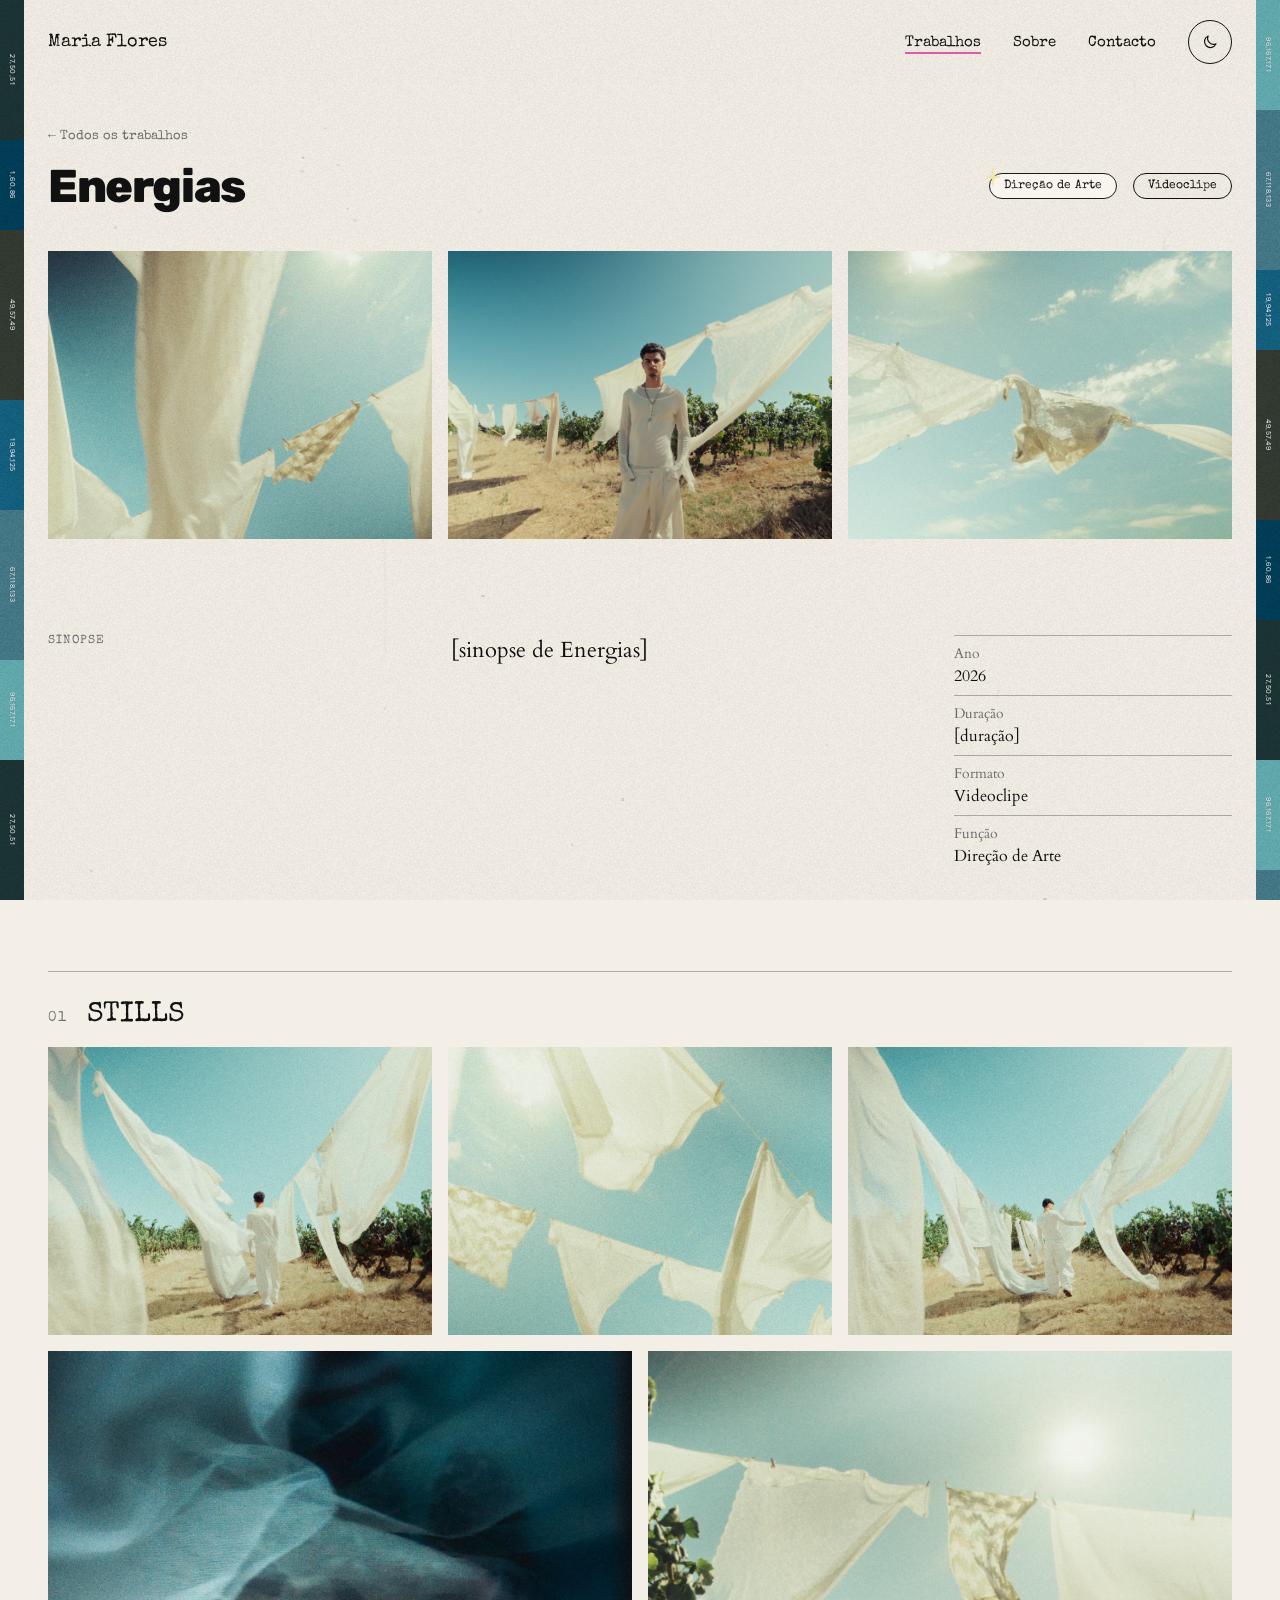
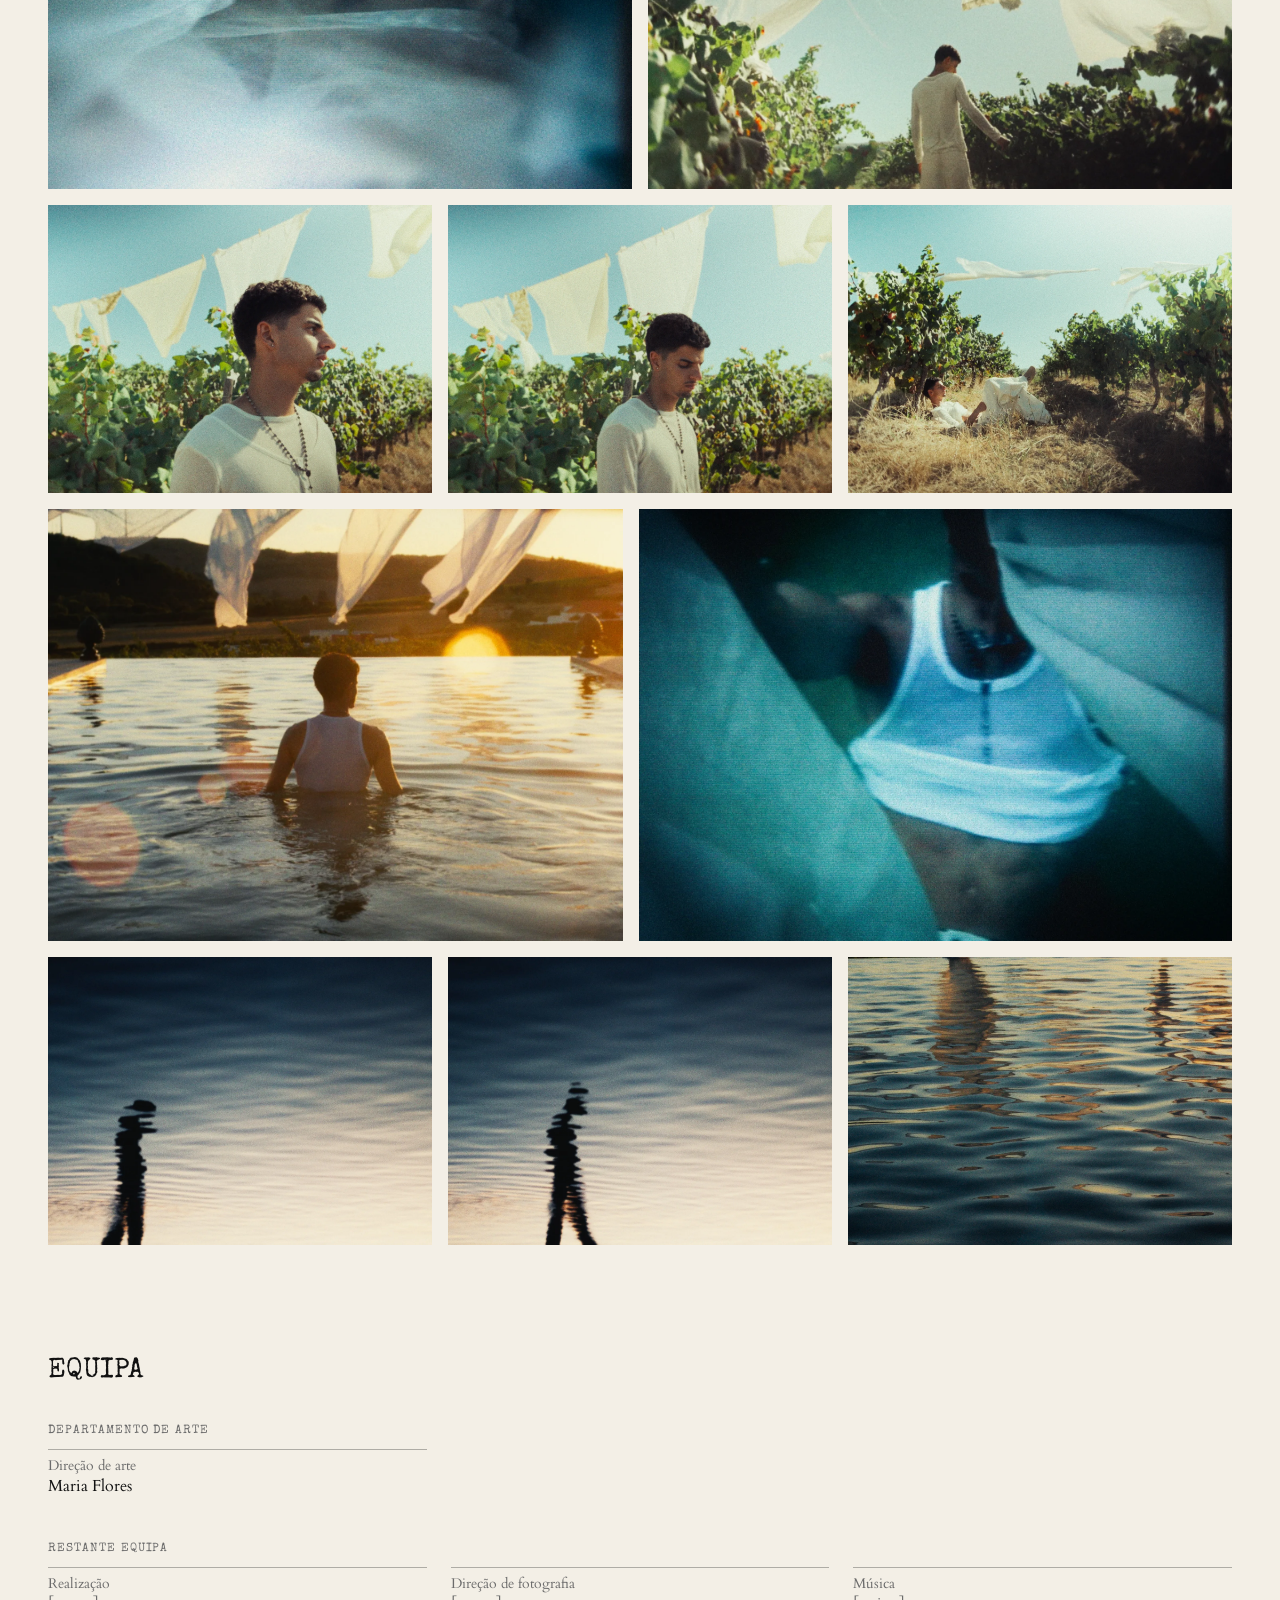
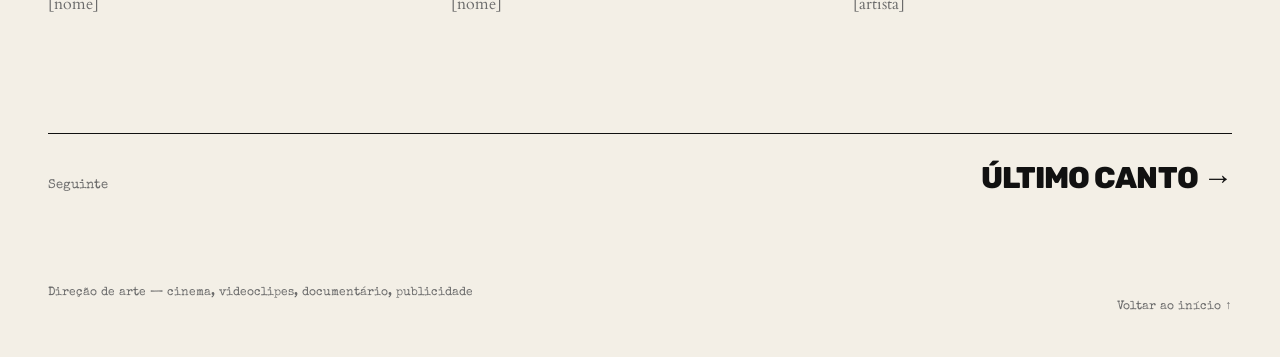
<file: energias.html>
<!doctype html>
<html lang="pt-PT">
<head>
<meta charset="utf-8">
<meta name="viewport" content="width=device-width, initial-scale=1">
<title>Maria Flores — Energias</title>
<link rel="icon" href="data:,">

<link rel="preconnect" href="https://fonts.googleapis.com">
<link href="https://fonts.googleapis.com/css2?family=Rubik:wght@800&amp;display=swap" rel="stylesheet">
<link href="https://fonts.googleapis.com/css2?family=Special+Elite&amp;display=swap" rel="stylesheet">
<link href="https://fonts.googleapis.com/css2?family=Cardo:wght@400;700&amp;display=swap" rel="stylesheet">
<style>
body{margin:0}
a{color:inherit;text-decoration:none}
.nl:hover{text-decoration:underline;text-decoration-color:#de5aab;text-decoration-thickness:2px;text-underline-offset:6px}
.mf{position:relative;z-index:0;transition:background-color .45s ease,color .45s ease}
.mf-light{--bg:#ffffff;--ink:#111111;--muted:#6b6b6b;--body:#2c2c2c;--line:rgba(17,17,17,.30);--band:#a9d4e6}
.mf-dark{--bg:#000000;--ink:#ecebe8;--muted:#a5a39e;--body:#d2d0cb;--line:rgba(236,235,232,.28);--band:#1d3440}
button{font:inherit;color:inherit;background:none;cursor:pointer}
.filmbg{position:fixed;top:0;left:0;right:0;bottom:0;z-index:-1;pointer-events:none;overflow:hidden}
.filmtile{position:absolute;left:0;top:0;width:100%;height:calc(100% + 4200px);background-repeat:repeat;background-size:1920px 4200px;background-position:center top;will-change:transform;animation:film-rise 190s linear infinite}
.mf-dark .filmtile{background-image:url(assets/195c46f9f25d2eacde2a236a3a179f39.svg)}
.mf-light .filmtile{background-image:url(assets/a7d337f7863a7fcd328ad513865520be.svg)}
.mf-dark .filmtile{filter:brightness(1.8) contrast(1.2)}
.mf-light .filmtile{filter:contrast(1.7) brightness(.95)}
@keyframes film-rise{from{transform:translateY(0)}to{transform:translateY(-4200px)}}
@media (prefers-reduced-motion: reduce){.filmtile{animation:none}}
@property --b0{syntax:'<color>';inherits:true;initial-value:#555555}
@property --b1{syntax:'<color>';inherits:true;initial-value:#555555}
@property --b2{syntax:'<color>';inherits:true;initial-value:#555555}
@property --b3{syntax:'<color>';inherits:true;initial-value:#555555}
@property --b4{syntax:'<color>';inherits:true;initial-value:#555555}
@property --b5{syntax:'<color>';inherits:true;initial-value:#555555}
.bar{position:fixed;top:0;bottom:0;width:24px;overflow:hidden;z-index:4;pointer-events:none;transition:--b0 1.4s ease,--b1 1.4s ease,--b2 1.4s ease,--b3 1.4s ease,--b4 1.4s ease,--b5 1.4s ease}
.bar-l{left:0}
.bar-r{right:0}
.track{position:absolute;left:0;right:0;top:0;height:calc(100% + 760px);will-change:transform}
.track-up{background-image:repeating-linear-gradient(180deg,var(--b0) 0,var(--b0) 140px,var(--b1) 140px,var(--b1) 230px,var(--b2) 230px,var(--b2) 400px,var(--b3) 400px,var(--b3) 510px,var(--b4) 510px,var(--b4) 660px,var(--b5) 660px,var(--b5) 760px);animation:bar-up 30s linear infinite}
.track-down{background-image:repeating-linear-gradient(180deg,var(--b5) 0,var(--b5) 110px,var(--b4) 110px,var(--b4) 270px,var(--b3) 270px,var(--b3) 350px,var(--b2) 350px,var(--b2) 520px,var(--b1) 520px,var(--b1) 620px,var(--b0) 620px,var(--b0) 760px);animation:bar-down 38s linear infinite}
@keyframes bar-up{from{transform:translateY(0)}to{transform:translateY(-760px)}}
@keyframes bar-down{from{transform:translateY(-760px)}to{transform:translateY(0)}}
@media (prefers-reduced-motion: reduce){.track-up,.track-down{animation:none}}
.bar{--b0:#1b3233;--b1:#013c56;--b2:#313931;--b3:#135e7d;--b4:#437685;--b5:#60a7ab}
</style>
<link rel="stylesheet" href="site.css">
</head>
<body>

<div class="mf mf-light" style="position: relative; overflow: hidden; width: 100%; min-height: 2400px; box-sizing: border-box; background: var(--bg); color: var(--ink); font-family: 'Special Elite', 'Courier New', monospace; display: flex; flex-direction: column;">

<header style="display: flex; justify-content: space-between; align-items: center; padding: 20px 48px;">
<a class="nl" href="index.html" style="font-family: 'Special Elite', cursive; font-size: 18px; padding: 8px 0;">Maria Flores</a>
<nav style="display: flex; align-items: center; gap: 32px; font-size: 15px;">
<a href="trabalhos.html" style="padding: 12px 0; text-decoration: underline; text-decoration-color: #de5aab; text-decoration-thickness: 2px; text-underline-offset: 6px;">Trabalhos</a>
<a class="nl" href="sobre.html" style="padding: 12px 0;">Sobre</a>
<a class="nl" href="sobre.html#contacto" style="padding: 12px 0;">Contacto</a>
<button data-theme-toggle aria-label="Alternar entre modo claro e modo escuro" style="min-height: 44px; padding: 0 16px; border: 1px solid var(--ink); border-radius: 999px; font-size: 14px;"></button>
</nav>
</header>

<section style="display: flex; justify-content: space-between; align-items: flex-end; flex-wrap: wrap; gap: 24px; padding: 32px 48px 40px;">
<div>
<a class="nl" href="trabalhos.html" style="display: inline-block; font-size: 13px; color: var(--muted); padding: 12px 0;">← Todos os trabalhos</a>
<h1 style="margin: 8px 0 0; font-family: 'Rubik', 'Arial Rounded MT Bold', sans-serif; font-weight: 800; letter-spacing: -0.03em; font-size: 46px; line-height: 1.05;">Energias</h1>
</div>
<div style="display: flex; flex-wrap: wrap; gap: 16px; padding-bottom: 12px;"><span style="position: relative; display: inline-block; background: #f8f5ef; color: #1c1b1a; border: 1px solid #1c1b1a; border-radius: 999px; padding: 5px 14px; font-size: 12px; line-height: 1.2;"><svg aria-hidden="true" width="20" height="20" viewBox="0 0 20 20" style="position: absolute; left: -7px; top: -7px;"><polygon points="10.1,0.9 11.0,8.7 17.2,10.1 11.0,11.2 10.0,19.3 9.0,11.3 3.0,10.1 9.0,8.7" fill="#f0e4a8" stroke="#f0e4a8" stroke-width="0.8" stroke-linejoin="round"></polygon></svg>Direção de Arte</span><span style="display: inline-block; border: 1px solid var(--ink); border-radius: 999px; padding: 5px 14px; font-size: 12px; line-height: 1.2;">Videoclipe</span></div>
</section>

<section style="padding: 0 48px; position: relative; z-index: 6;">
<div style="position: relative; z-index: 6; margin-top: -16px;">
<div style="display: flex; gap: 16px; margin-top: 16px;"><div style="flex: 1.3333 1 0; min-width: 0;"><img src="assets/energias/04.webp" alt="Lençóis brancos estendidos contra o céu azul" loading="lazy" style="display: block; width: 100%; height: auto;"></div><div style="flex: 1.3333 1 0; min-width: 0;"><img src="assets/energias/00.webp" alt="O cantor de pé na vinha, entre lençóis ao vento" loading="lazy" style="display: block; width: 100%; height: auto;"></div><div style="flex: 1.3333 1 0; min-width: 0;"><img src="assets/energias/07.webp" alt="Lençol e roupa interior a voar contra as nuvens" loading="lazy" style="display: block; width: 100%; height: auto;"></div></div>
</div>
</section>
<section style="display: grid; grid-template-columns: repeat(12, minmax(0, 1fr)); column-gap: 24px; padding: 96px 48px 0;">
<div style="grid-column: 1 / span 4;"><div style="font-size: 12px; color: var(--muted); letter-spacing: 0.08em;">SINOPSE</div></div>
<div style="grid-column: 5 / span 5;"><div style="font-family: 'Cardo', Georgia, 'Times New Roman', serif; font-size: 22px; line-height: 1.4;">[sinopse de Energias]</div></div>
<div style="grid-column: 10 / span 3;"><div style="border-top: 1px solid var(--line); padding: 8px 0; font-family: 'Cardo', Georgia, 'Times New Roman', serif;"><div style="font-size: 14px; color: var(--muted);">Ano</div><div style="font-size: 16px; margin-top: 2px;">2026</div></div><div style="border-top: 1px solid var(--line); padding: 8px 0; font-family: 'Cardo', Georgia, 'Times New Roman', serif;"><div style="font-size: 14px; color: var(--muted);">Duração</div><div style="font-size: 16px; margin-top: 2px;">[duração]</div></div><div style="border-top: 1px solid var(--line); padding: 8px 0; font-family: 'Cardo', Georgia, 'Times New Roman', serif;"><div style="font-size: 14px; color: var(--muted);">Formato</div><div style="font-size: 16px; margin-top: 2px;">Videoclipe</div></div><div style="border-top: 1px solid var(--line); padding: 8px 0; font-family: 'Cardo', Georgia, 'Times New Roman', serif;"><div style="font-size: 14px; color: var(--muted);">Função</div><div style="font-size: 16px; margin-top: 2px;">Direção de Arte</div></div></div>
</section>
<section style="padding: 96px 48px 0;">
<div style="display: flex; align-items: baseline; gap: 20px; border-top: 1px solid var(--line); padding-top: 28px; margin-bottom: 32px;"><span style="font-size: 14px; color: var(--muted); letter-spacing: 0.08em;">01</span><h3 style="margin: 0; font-family: 'Special Elite', cursive; font-weight: 400; font-size: 28px; line-height: 1.1;">STILLS</h3></div>
<div style="position: relative; z-index: 6; margin-top: -16px;">
<div style="display: flex; gap: 16px; margin-top: 16px;"><div style="flex: 1.3333 1 0; min-width: 0;"><img src="assets/energias/10.webp" alt="O cantor de costas a caminhar entre lençóis estendidos" loading="lazy" style="display: block; width: 100%; height: auto;"></div><div style="flex: 1.3333 1 0; min-width: 0;"><img src="assets/energias/09.webp" alt="Lençóis e uma fronha estampada vistos de baixo, contra o céu" loading="lazy" style="display: block; width: 100%; height: auto;"></div><div style="flex: 1.3333 1 0; min-width: 0;"><img src="assets/energias/11.webp" alt="O cantor a passar entre os lençóis, na vinha" loading="lazy" style="display: block; width: 100%; height: auto;"></div></div>
<div style="display: flex; gap: 16px; margin-top: 16px;"><div style="flex: 1.3333 1 0; min-width: 0;"><img src="assets/energias/02.webp" alt="Tecido translúcido em tons de azul" loading="lazy" style="display: block; width: 100%; height: auto;"></div><div style="flex: 1.3333 1 0; min-width: 0;"><img src="assets/energias/16.webp" alt="O cantor sob a corda com os lençóis, ao sol" loading="lazy" style="display: block; width: 100%; height: auto;"></div></div>
<div style="display: flex; gap: 16px; margin-top: 16px;"><div style="flex: 1.3333 1 0; min-width: 0;"><img src="assets/energias/05.webp" alt="Retrato do cantor na vinha, com lençóis ao fundo" loading="lazy" style="display: block; width: 100%; height: auto;"></div><div style="flex: 1.3333 1 0; min-width: 0;"><img src="assets/energias/06.webp" alt="O cantor de cabeça baixa, entre a vinha e os lençóis" loading="lazy" style="display: block; width: 100%; height: auto;"></div><div style="flex: 1.3333 1 0; min-width: 0;"><img src="assets/energias/08.webp" alt="O cantor deitado na palha, sob a vinha" loading="lazy" style="display: block; width: 100%; height: auto;"></div></div>
<div style="display: flex; gap: 16px; margin-top: 16px;"><div style="flex: 1.3333 1 0; min-width: 0;"><img src="assets/energias/15.webp" alt="O cantor dentro de água ao pôr do sol, com lençóis ao fundo" loading="lazy" style="display: block; width: 100%; height: auto;"></div><div style="flex: 1.3740 1 0; min-width: 0;"><img src="assets/energias/03.webp" alt="Corpo de camisola de alças entre tecidos verdes" loading="lazy" style="display: block; width: 100%; height: auto;"></div></div>
<div style="display: flex; gap: 16px; margin-top: 16px;"><div style="flex: 1.3333 1 0; min-width: 0;"><img src="assets/energias/12.webp" alt="Sombra de uma figura refletida na água" loading="lazy" style="display: block; width: 100%; height: auto;"></div><div style="flex: 1.3333 1 0; min-width: 0;"><img src="assets/energias/13.webp" alt="Reflexo de uma figura a caminhar sobre a água" loading="lazy" style="display: block; width: 100%; height: auto;"></div><div style="flex: 1.3333 1 0; min-width: 0;"><img src="assets/energias/14.webp" alt="Água com reflexos dourados" loading="lazy" style="display: block; width: 100%; height: auto;"></div></div>
</div>
</section>
<section style="padding: 112px 48px 0;">
<h2 style="margin: 0 0 40px; font-family: 'Special Elite', cursive; font-weight: 400; font-size: 28px; line-height: 1;">EQUIPA</h2>
<div style="font-size: 12px; color: var(--muted); letter-spacing: 0.08em; margin-bottom: 12px;">DEPARTAMENTO DE ARTE</div>
<div style="display: grid; grid-template-columns: repeat(3, minmax(0, 1fr)); column-gap: 24px;">
<div style="display: flex; flex-direction: column; border-top: 1px solid var(--line); padding: 6px 0; font-family: 'Cardo', Georgia, 'Times New Roman', serif;"><span style="font-size: 14px; color: var(--muted);">Direção de arte</span><span style="font-size: 16px;">Maria Flores</span></div>
</div>
<div style="font-size: 12px; color: var(--muted); letter-spacing: 0.08em; margin: 40px 0 12px;">RESTANTE EQUIPA</div>
<div style="display: grid; grid-template-columns: repeat(3, minmax(0, 1fr)); column-gap: 24px;">
<div style="display: flex; flex-direction: column; border-top: 1px solid var(--line); padding: 6px 0; font-family: 'Cardo', Georgia, 'Times New Roman', serif;"><span style="font-size: 14px; color: var(--muted);">Realização</span><span style="font-size: 16px; color: var(--muted);">[nome]</span></div>
<div style="display: flex; flex-direction: column; border-top: 1px solid var(--line); padding: 6px 0; font-family: 'Cardo', Georgia, 'Times New Roman', serif;"><span style="font-size: 14px; color: var(--muted);">Direção de fotografia</span><span style="font-size: 16px; color: var(--muted);">[nome]</span></div>
<div style="display: flex; flex-direction: column; border-top: 1px solid var(--line); padding: 6px 0; font-family: 'Cardo', Georgia, 'Times New Roman', serif;"><span style="font-size: 14px; color: var(--muted);">Música</span><span style="font-size: 16px; color: var(--muted);">[artista]</span></div>
</div>
</section>
<section style="padding: 112px 48px 0;">
<a class="nl" href="ultimo-canto.html" style="display: flex; justify-content: space-between; align-items: baseline; gap: 24px; border-top: 1px solid var(--ink); padding: 28px 0;">
<span style="font-size: 13px; color: var(--muted);">Seguinte</span>
<span style="font-family: 'Rubik', 'Arial Rounded MT Bold', sans-serif; font-weight: 800; letter-spacing: -0.03em; font-size: 30px; line-height: 1.1; text-align: right;">ÚLTIMO CANTO →</span>
</a>
</section>

<footer style="display: flex; justify-content: space-between; padding: 64px 48px 32px; font-size: 12px; color: var(--muted);">
<span>Direção de arte — cinema, videoclipes, documentário, publicidade</span>
<a class="nl" href="index.html" style="padding: 12px 0;">Voltar ao início ↑</a>
</footer>

<div class="filmbg" aria-hidden="true"><div class="filmtile"></div></div>
<div class="bar bar-l" aria-hidden="true"><div class="track track-up"><div style="position:absolute;left:0;right:0;height:760px;top:0px;"><span style="position:absolute;left:0;width:24px;top:0px;height:140px;display:flex;align-items:center;justify-content:center;font-size:6px;line-height:1;letter-spacing:.06em;font-weight:400;color:rgba(255,255,255,.82);text-shadow:0 0 1px rgba(0,0,0,.35);writing-mode:vertical-rl;white-space:nowrap;" data-lab="0"></span><span style="position:absolute;left:0;width:24px;top:140px;height:90px;display:flex;align-items:center;justify-content:center;font-size:6px;line-height:1;letter-spacing:.06em;font-weight:400;color:rgba(255,255,255,.82);text-shadow:0 0 1px rgba(0,0,0,.35);writing-mode:vertical-rl;white-space:nowrap;" data-lab="1"></span><span style="position:absolute;left:0;width:24px;top:230px;height:170px;display:flex;align-items:center;justify-content:center;font-size:6px;line-height:1;letter-spacing:.06em;font-weight:400;color:rgba(255,255,255,.82);text-shadow:0 0 1px rgba(0,0,0,.35);writing-mode:vertical-rl;white-space:nowrap;" data-lab="2"></span><span style="position:absolute;left:0;width:24px;top:400px;height:110px;display:flex;align-items:center;justify-content:center;font-size:6px;line-height:1;letter-spacing:.06em;font-weight:400;color:rgba(255,255,255,.82);text-shadow:0 0 1px rgba(0,0,0,.35);writing-mode:vertical-rl;white-space:nowrap;" data-lab="3"></span><span style="position:absolute;left:0;width:24px;top:510px;height:150px;display:flex;align-items:center;justify-content:center;font-size:6px;line-height:1;letter-spacing:.06em;font-weight:400;color:rgba(255,255,255,.82);text-shadow:0 0 1px rgba(0,0,0,.35);writing-mode:vertical-rl;white-space:nowrap;" data-lab="4"></span><span style="position:absolute;left:0;width:24px;top:660px;height:100px;display:flex;align-items:center;justify-content:center;font-size:6px;line-height:1;letter-spacing:.06em;font-weight:400;color:rgba(255,255,255,.82);text-shadow:0 0 1px rgba(0,0,0,.35);writing-mode:vertical-rl;white-space:nowrap;" data-lab="5"></span></div><div style="position:absolute;left:0;right:0;height:760px;top:760px;"><span style="position:absolute;left:0;width:24px;top:0px;height:140px;display:flex;align-items:center;justify-content:center;font-size:6px;line-height:1;letter-spacing:.06em;font-weight:400;color:rgba(255,255,255,.82);text-shadow:0 0 1px rgba(0,0,0,.35);writing-mode:vertical-rl;white-space:nowrap;" data-lab="0"></span><span style="position:absolute;left:0;width:24px;top:140px;height:90px;display:flex;align-items:center;justify-content:center;font-size:6px;line-height:1;letter-spacing:.06em;font-weight:400;color:rgba(255,255,255,.82);text-shadow:0 0 1px rgba(0,0,0,.35);writing-mode:vertical-rl;white-space:nowrap;" data-lab="1"></span><span style="position:absolute;left:0;width:24px;top:230px;height:170px;display:flex;align-items:center;justify-content:center;font-size:6px;line-height:1;letter-spacing:.06em;font-weight:400;color:rgba(255,255,255,.82);text-shadow:0 0 1px rgba(0,0,0,.35);writing-mode:vertical-rl;white-space:nowrap;" data-lab="2"></span><span style="position:absolute;left:0;width:24px;top:400px;height:110px;display:flex;align-items:center;justify-content:center;font-size:6px;line-height:1;letter-spacing:.06em;font-weight:400;color:rgba(255,255,255,.82);text-shadow:0 0 1px rgba(0,0,0,.35);writing-mode:vertical-rl;white-space:nowrap;" data-lab="3"></span><span style="position:absolute;left:0;width:24px;top:510px;height:150px;display:flex;align-items:center;justify-content:center;font-size:6px;line-height:1;letter-spacing:.06em;font-weight:400;color:rgba(255,255,255,.82);text-shadow:0 0 1px rgba(0,0,0,.35);writing-mode:vertical-rl;white-space:nowrap;" data-lab="4"></span><span style="position:absolute;left:0;width:24px;top:660px;height:100px;display:flex;align-items:center;justify-content:center;font-size:6px;line-height:1;letter-spacing:.06em;font-weight:400;color:rgba(255,255,255,.82);text-shadow:0 0 1px rgba(0,0,0,.35);writing-mode:vertical-rl;white-space:nowrap;" data-lab="5"></span></div><div style="position:absolute;left:0;right:0;height:760px;top:1520px;"><span style="position:absolute;left:0;width:24px;top:0px;height:140px;display:flex;align-items:center;justify-content:center;font-size:6px;line-height:1;letter-spacing:.06em;font-weight:400;color:rgba(255,255,255,.82);text-shadow:0 0 1px rgba(0,0,0,.35);writing-mode:vertical-rl;white-space:nowrap;" data-lab="0"></span><span style="position:absolute;left:0;width:24px;top:140px;height:90px;display:flex;align-items:center;justify-content:center;font-size:6px;line-height:1;letter-spacing:.06em;font-weight:400;color:rgba(255,255,255,.82);text-shadow:0 0 1px rgba(0,0,0,.35);writing-mode:vertical-rl;white-space:nowrap;" data-lab="1"></span><span style="position:absolute;left:0;width:24px;top:230px;height:170px;display:flex;align-items:center;justify-content:center;font-size:6px;line-height:1;letter-spacing:.06em;font-weight:400;color:rgba(255,255,255,.82);text-shadow:0 0 1px rgba(0,0,0,.35);writing-mode:vertical-rl;white-space:nowrap;" data-lab="2"></span><span style="position:absolute;left:0;width:24px;top:400px;height:110px;display:flex;align-items:center;justify-content:center;font-size:6px;line-height:1;letter-spacing:.06em;font-weight:400;color:rgba(255,255,255,.82);text-shadow:0 0 1px rgba(0,0,0,.35);writing-mode:vertical-rl;white-space:nowrap;" data-lab="3"></span><span style="position:absolute;left:0;width:24px;top:510px;height:150px;display:flex;align-items:center;justify-content:center;font-size:6px;line-height:1;letter-spacing:.06em;font-weight:400;color:rgba(255,255,255,.82);text-shadow:0 0 1px rgba(0,0,0,.35);writing-mode:vertical-rl;white-space:nowrap;" data-lab="4"></span><span style="position:absolute;left:0;width:24px;top:660px;height:100px;display:flex;align-items:center;justify-content:center;font-size:6px;line-height:1;letter-spacing:.06em;font-weight:400;color:rgba(255,255,255,.82);text-shadow:0 0 1px rgba(0,0,0,.35);writing-mode:vertical-rl;white-space:nowrap;" data-lab="5"></span></div><div style="position:absolute;left:0;right:0;height:760px;top:2280px;"><span style="position:absolute;left:0;width:24px;top:0px;height:140px;display:flex;align-items:center;justify-content:center;font-size:6px;line-height:1;letter-spacing:.06em;font-weight:400;color:rgba(255,255,255,.82);text-shadow:0 0 1px rgba(0,0,0,.35);writing-mode:vertical-rl;white-space:nowrap;" data-lab="0"></span><span style="position:absolute;left:0;width:24px;top:140px;height:90px;display:flex;align-items:center;justify-content:center;font-size:6px;line-height:1;letter-spacing:.06em;font-weight:400;color:rgba(255,255,255,.82);text-shadow:0 0 1px rgba(0,0,0,.35);writing-mode:vertical-rl;white-space:nowrap;" data-lab="1"></span><span style="position:absolute;left:0;width:24px;top:230px;height:170px;display:flex;align-items:center;justify-content:center;font-size:6px;line-height:1;letter-spacing:.06em;font-weight:400;color:rgba(255,255,255,.82);text-shadow:0 0 1px rgba(0,0,0,.35);writing-mode:vertical-rl;white-space:nowrap;" data-lab="2"></span><span style="position:absolute;left:0;width:24px;top:400px;height:110px;display:flex;align-items:center;justify-content:center;font-size:6px;line-height:1;letter-spacing:.06em;font-weight:400;color:rgba(255,255,255,.82);text-shadow:0 0 1px rgba(0,0,0,.35);writing-mode:vertical-rl;white-space:nowrap;" data-lab="3"></span><span style="position:absolute;left:0;width:24px;top:510px;height:150px;display:flex;align-items:center;justify-content:center;font-size:6px;line-height:1;letter-spacing:.06em;font-weight:400;color:rgba(255,255,255,.82);text-shadow:0 0 1px rgba(0,0,0,.35);writing-mode:vertical-rl;white-space:nowrap;" data-lab="4"></span><span style="position:absolute;left:0;width:24px;top:660px;height:100px;display:flex;align-items:center;justify-content:center;font-size:6px;line-height:1;letter-spacing:.06em;font-weight:400;color:rgba(255,255,255,.82);text-shadow:0 0 1px rgba(0,0,0,.35);writing-mode:vertical-rl;white-space:nowrap;" data-lab="5"></span></div></div></div>
<div class="bar bar-r" aria-hidden="true"><div class="track track-down"><div style="position:absolute;left:0;right:0;height:760px;top:0px;"><span style="position:absolute;left:0;width:24px;top:0px;height:110px;display:flex;align-items:center;justify-content:center;font-size:6px;line-height:1;letter-spacing:.06em;font-weight:400;color:rgba(255,255,255,.82);text-shadow:0 0 1px rgba(0,0,0,.35);writing-mode:vertical-rl;white-space:nowrap;" data-lab="5"></span><span style="position:absolute;left:0;width:24px;top:110px;height:160px;display:flex;align-items:center;justify-content:center;font-size:6px;line-height:1;letter-spacing:.06em;font-weight:400;color:rgba(255,255,255,.82);text-shadow:0 0 1px rgba(0,0,0,.35);writing-mode:vertical-rl;white-space:nowrap;" data-lab="4"></span><span style="position:absolute;left:0;width:24px;top:270px;height:80px;display:flex;align-items:center;justify-content:center;font-size:6px;line-height:1;letter-spacing:.06em;font-weight:400;color:rgba(255,255,255,.82);text-shadow:0 0 1px rgba(0,0,0,.35);writing-mode:vertical-rl;white-space:nowrap;" data-lab="3"></span><span style="position:absolute;left:0;width:24px;top:350px;height:170px;display:flex;align-items:center;justify-content:center;font-size:6px;line-height:1;letter-spacing:.06em;font-weight:400;color:rgba(255,255,255,.82);text-shadow:0 0 1px rgba(0,0,0,.35);writing-mode:vertical-rl;white-space:nowrap;" data-lab="2"></span><span style="position:absolute;left:0;width:24px;top:520px;height:100px;display:flex;align-items:center;justify-content:center;font-size:6px;line-height:1;letter-spacing:.06em;font-weight:400;color:rgba(255,255,255,.82);text-shadow:0 0 1px rgba(0,0,0,.35);writing-mode:vertical-rl;white-space:nowrap;" data-lab="1"></span><span style="position:absolute;left:0;width:24px;top:620px;height:140px;display:flex;align-items:center;justify-content:center;font-size:6px;line-height:1;letter-spacing:.06em;font-weight:400;color:rgba(255,255,255,.82);text-shadow:0 0 1px rgba(0,0,0,.35);writing-mode:vertical-rl;white-space:nowrap;" data-lab="0"></span></div><div style="position:absolute;left:0;right:0;height:760px;top:760px;"><span style="position:absolute;left:0;width:24px;top:0px;height:110px;display:flex;align-items:center;justify-content:center;font-size:6px;line-height:1;letter-spacing:.06em;font-weight:400;color:rgba(255,255,255,.82);text-shadow:0 0 1px rgba(0,0,0,.35);writing-mode:vertical-rl;white-space:nowrap;" data-lab="5"></span><span style="position:absolute;left:0;width:24px;top:110px;height:160px;display:flex;align-items:center;justify-content:center;font-size:6px;line-height:1;letter-spacing:.06em;font-weight:400;color:rgba(255,255,255,.82);text-shadow:0 0 1px rgba(0,0,0,.35);writing-mode:vertical-rl;white-space:nowrap;" data-lab="4"></span><span style="position:absolute;left:0;width:24px;top:270px;height:80px;display:flex;align-items:center;justify-content:center;font-size:6px;line-height:1;letter-spacing:.06em;font-weight:400;color:rgba(255,255,255,.82);text-shadow:0 0 1px rgba(0,0,0,.35);writing-mode:vertical-rl;white-space:nowrap;" data-lab="3"></span><span style="position:absolute;left:0;width:24px;top:350px;height:170px;display:flex;align-items:center;justify-content:center;font-size:6px;line-height:1;letter-spacing:.06em;font-weight:400;color:rgba(255,255,255,.82);text-shadow:0 0 1px rgba(0,0,0,.35);writing-mode:vertical-rl;white-space:nowrap;" data-lab="2"></span><span style="position:absolute;left:0;width:24px;top:520px;height:100px;display:flex;align-items:center;justify-content:center;font-size:6px;line-height:1;letter-spacing:.06em;font-weight:400;color:rgba(255,255,255,.82);text-shadow:0 0 1px rgba(0,0,0,.35);writing-mode:vertical-rl;white-space:nowrap;" data-lab="1"></span><span style="position:absolute;left:0;width:24px;top:620px;height:140px;display:flex;align-items:center;justify-content:center;font-size:6px;line-height:1;letter-spacing:.06em;font-weight:400;color:rgba(255,255,255,.82);text-shadow:0 0 1px rgba(0,0,0,.35);writing-mode:vertical-rl;white-space:nowrap;" data-lab="0"></span></div><div style="position:absolute;left:0;right:0;height:760px;top:1520px;"><span style="position:absolute;left:0;width:24px;top:0px;height:110px;display:flex;align-items:center;justify-content:center;font-size:6px;line-height:1;letter-spacing:.06em;font-weight:400;color:rgba(255,255,255,.82);text-shadow:0 0 1px rgba(0,0,0,.35);writing-mode:vertical-rl;white-space:nowrap;" data-lab="5"></span><span style="position:absolute;left:0;width:24px;top:110px;height:160px;display:flex;align-items:center;justify-content:center;font-size:6px;line-height:1;letter-spacing:.06em;font-weight:400;color:rgba(255,255,255,.82);text-shadow:0 0 1px rgba(0,0,0,.35);writing-mode:vertical-rl;white-space:nowrap;" data-lab="4"></span><span style="position:absolute;left:0;width:24px;top:270px;height:80px;display:flex;align-items:center;justify-content:center;font-size:6px;line-height:1;letter-spacing:.06em;font-weight:400;color:rgba(255,255,255,.82);text-shadow:0 0 1px rgba(0,0,0,.35);writing-mode:vertical-rl;white-space:nowrap;" data-lab="3"></span><span style="position:absolute;left:0;width:24px;top:350px;height:170px;display:flex;align-items:center;justify-content:center;font-size:6px;line-height:1;letter-spacing:.06em;font-weight:400;color:rgba(255,255,255,.82);text-shadow:0 0 1px rgba(0,0,0,.35);writing-mode:vertical-rl;white-space:nowrap;" data-lab="2"></span><span style="position:absolute;left:0;width:24px;top:520px;height:100px;display:flex;align-items:center;justify-content:center;font-size:6px;line-height:1;letter-spacing:.06em;font-weight:400;color:rgba(255,255,255,.82);text-shadow:0 0 1px rgba(0,0,0,.35);writing-mode:vertical-rl;white-space:nowrap;" data-lab="1"></span><span style="position:absolute;left:0;width:24px;top:620px;height:140px;display:flex;align-items:center;justify-content:center;font-size:6px;line-height:1;letter-spacing:.06em;font-weight:400;color:rgba(255,255,255,.82);text-shadow:0 0 1px rgba(0,0,0,.35);writing-mode:vertical-rl;white-space:nowrap;" data-lab="0"></span></div><div style="position:absolute;left:0;right:0;height:760px;top:2280px;"><span style="position:absolute;left:0;width:24px;top:0px;height:110px;display:flex;align-items:center;justify-content:center;font-size:6px;line-height:1;letter-spacing:.06em;font-weight:400;color:rgba(255,255,255,.82);text-shadow:0 0 1px rgba(0,0,0,.35);writing-mode:vertical-rl;white-space:nowrap;" data-lab="5"></span><span style="position:absolute;left:0;width:24px;top:110px;height:160px;display:flex;align-items:center;justify-content:center;font-size:6px;line-height:1;letter-spacing:.06em;font-weight:400;color:rgba(255,255,255,.82);text-shadow:0 0 1px rgba(0,0,0,.35);writing-mode:vertical-rl;white-space:nowrap;" data-lab="4"></span><span style="position:absolute;left:0;width:24px;top:270px;height:80px;display:flex;align-items:center;justify-content:center;font-size:6px;line-height:1;letter-spacing:.06em;font-weight:400;color:rgba(255,255,255,.82);text-shadow:0 0 1px rgba(0,0,0,.35);writing-mode:vertical-rl;white-space:nowrap;" data-lab="3"></span><span style="position:absolute;left:0;width:24px;top:350px;height:170px;display:flex;align-items:center;justify-content:center;font-size:6px;line-height:1;letter-spacing:.06em;font-weight:400;color:rgba(255,255,255,.82);text-shadow:0 0 1px rgba(0,0,0,.35);writing-mode:vertical-rl;white-space:nowrap;" data-lab="2"></span><span style="position:absolute;left:0;width:24px;top:520px;height:100px;display:flex;align-items:center;justify-content:center;font-size:6px;line-height:1;letter-spacing:.06em;font-weight:400;color:rgba(255,255,255,.82);text-shadow:0 0 1px rgba(0,0,0,.35);writing-mode:vertical-rl;white-space:nowrap;" data-lab="1"></span><span style="position:absolute;left:0;width:24px;top:620px;height:140px;display:flex;align-items:center;justify-content:center;font-size:6px;line-height:1;letter-spacing:.06em;font-weight:400;color:rgba(255,255,255,.82);text-shadow:0 0 1px rgba(0,0,0,.35);writing-mode:vertical-rl;white-space:nowrap;" data-lab="0"></span></div></div></div>
</div>
<script src="site.js"></script>
</body>
</html>
</file>
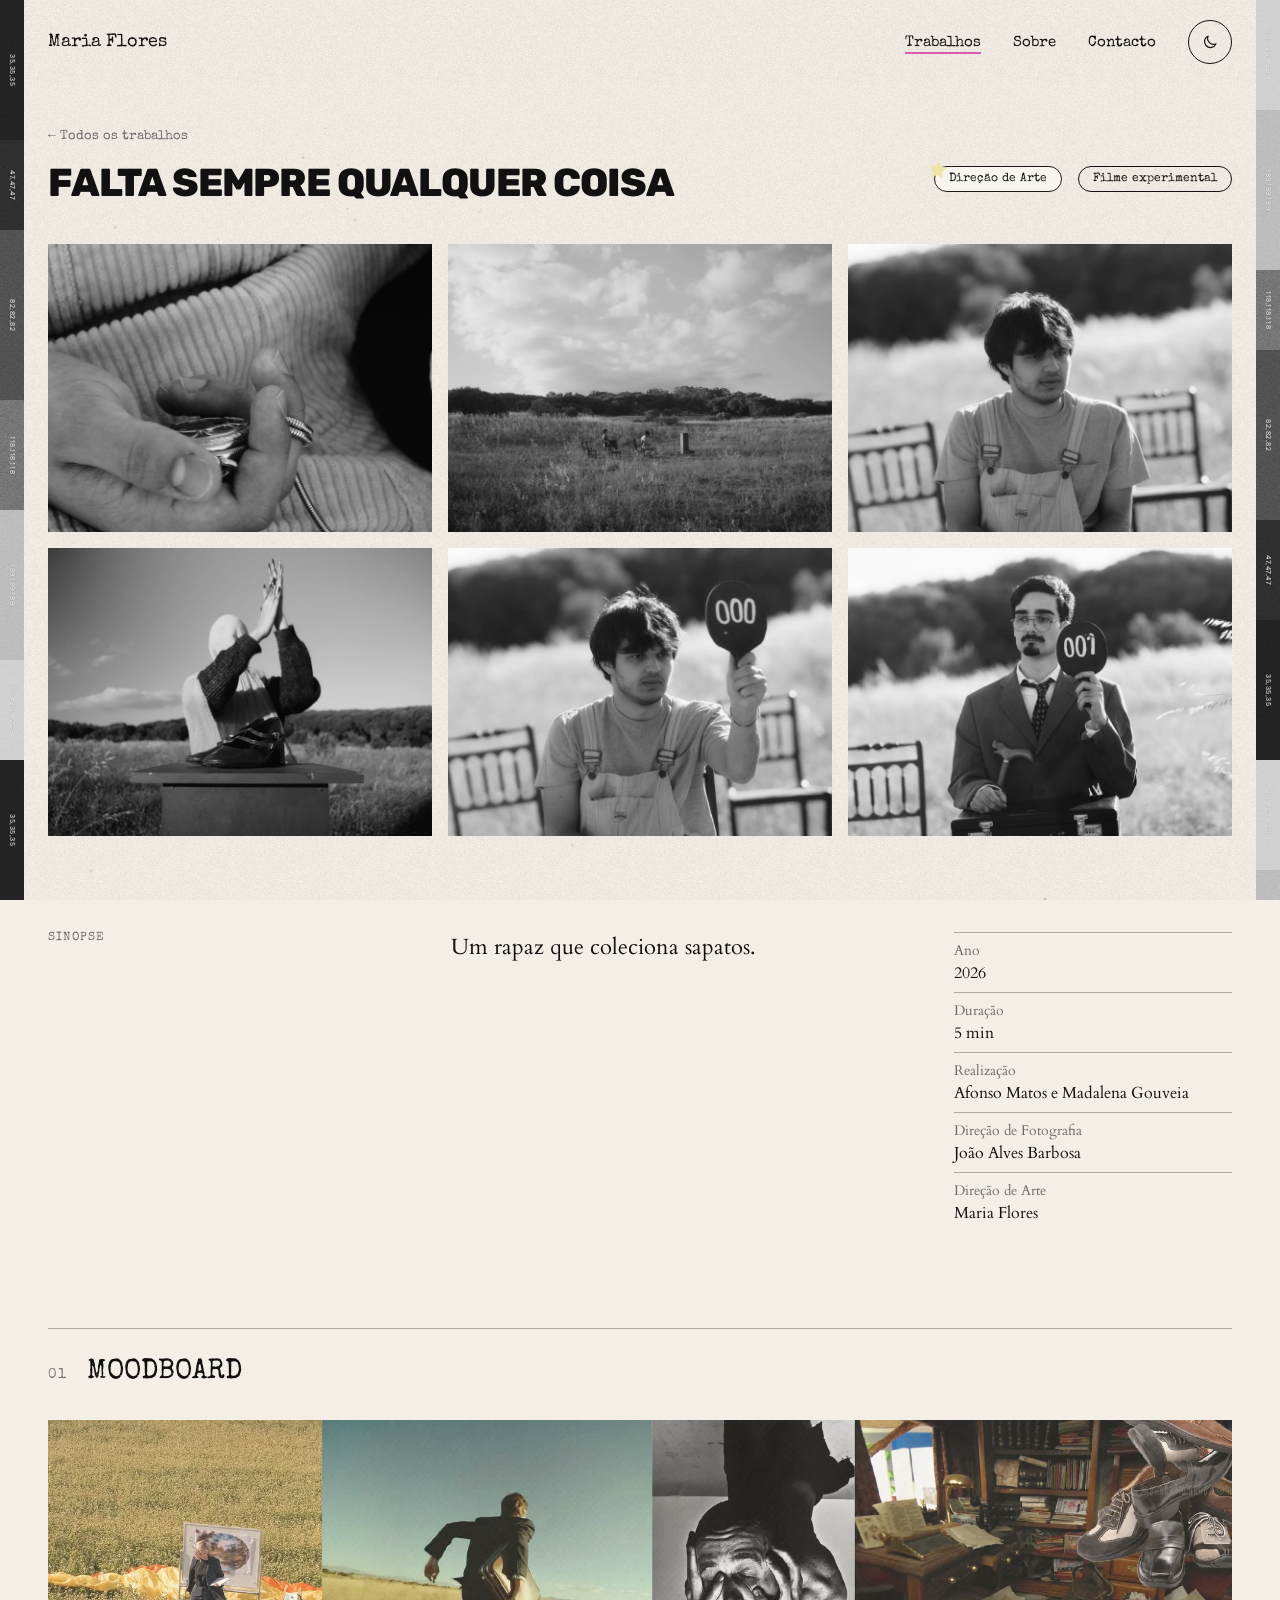
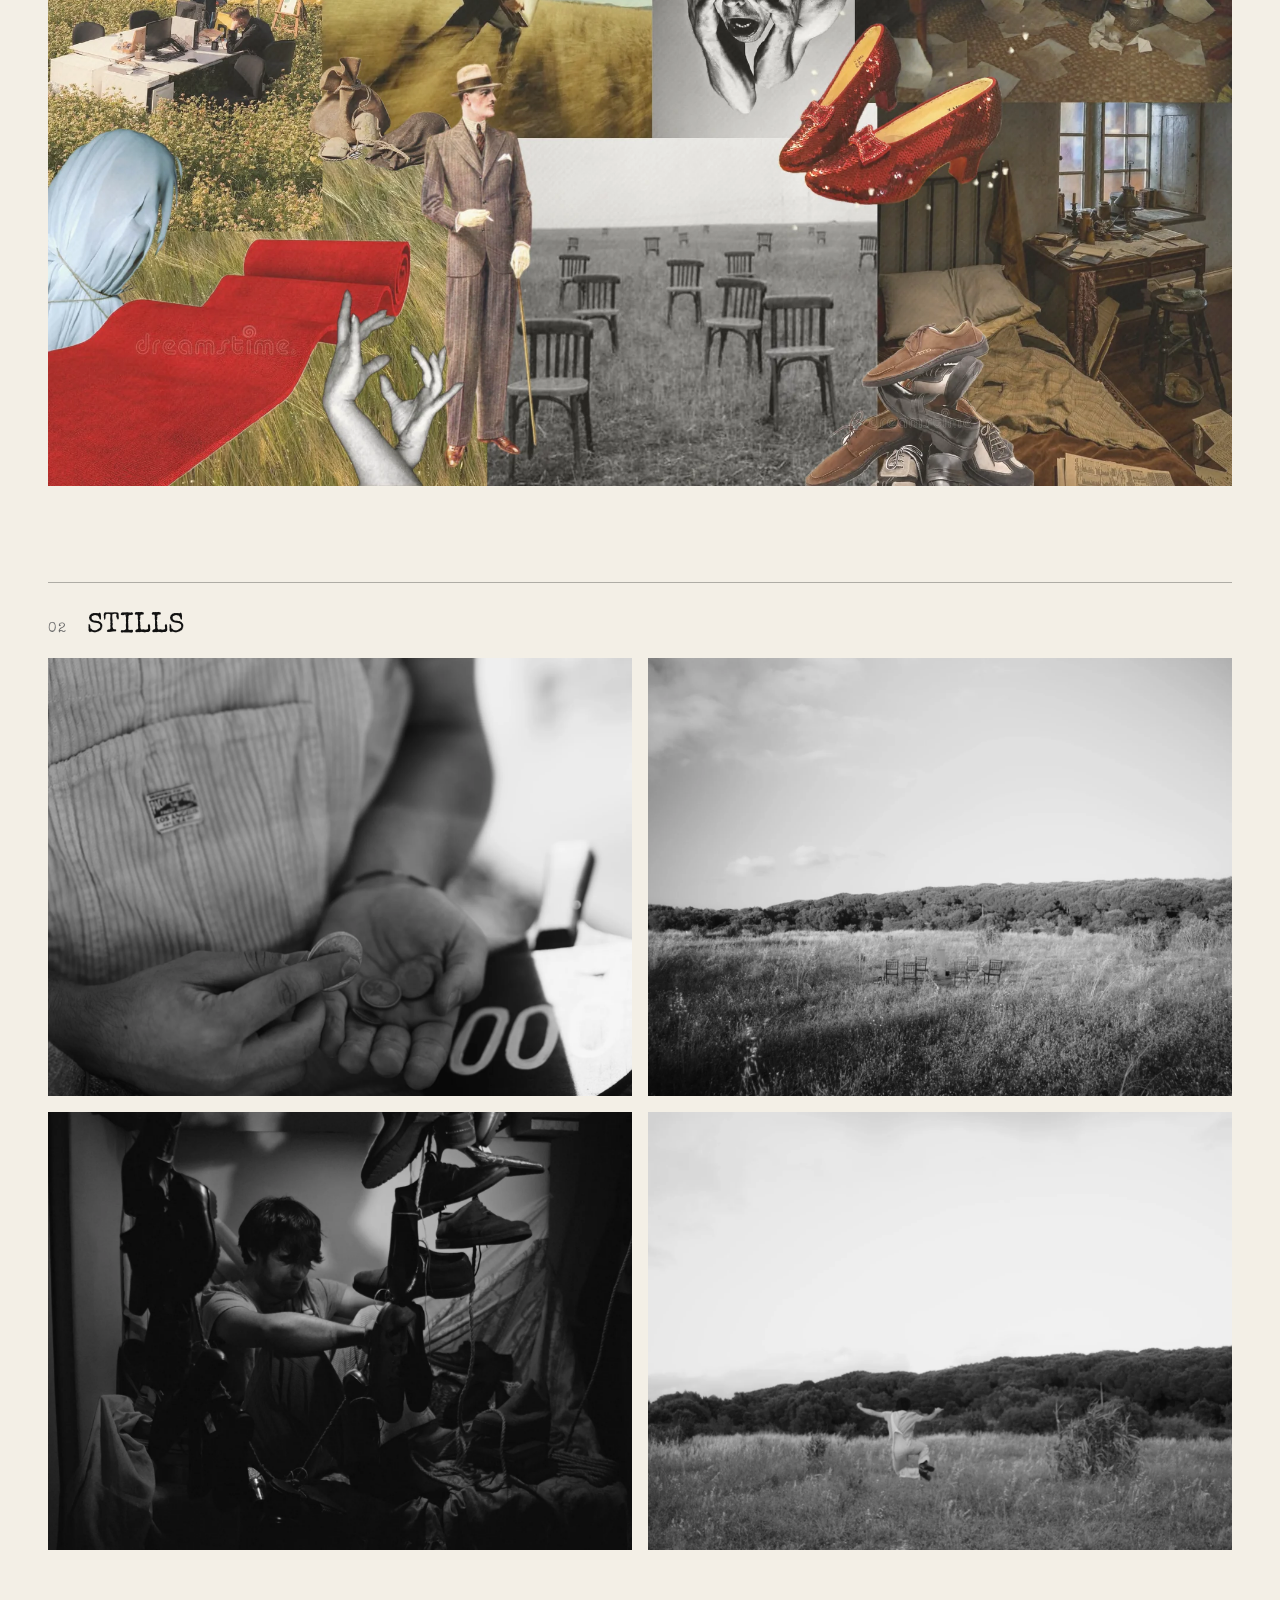
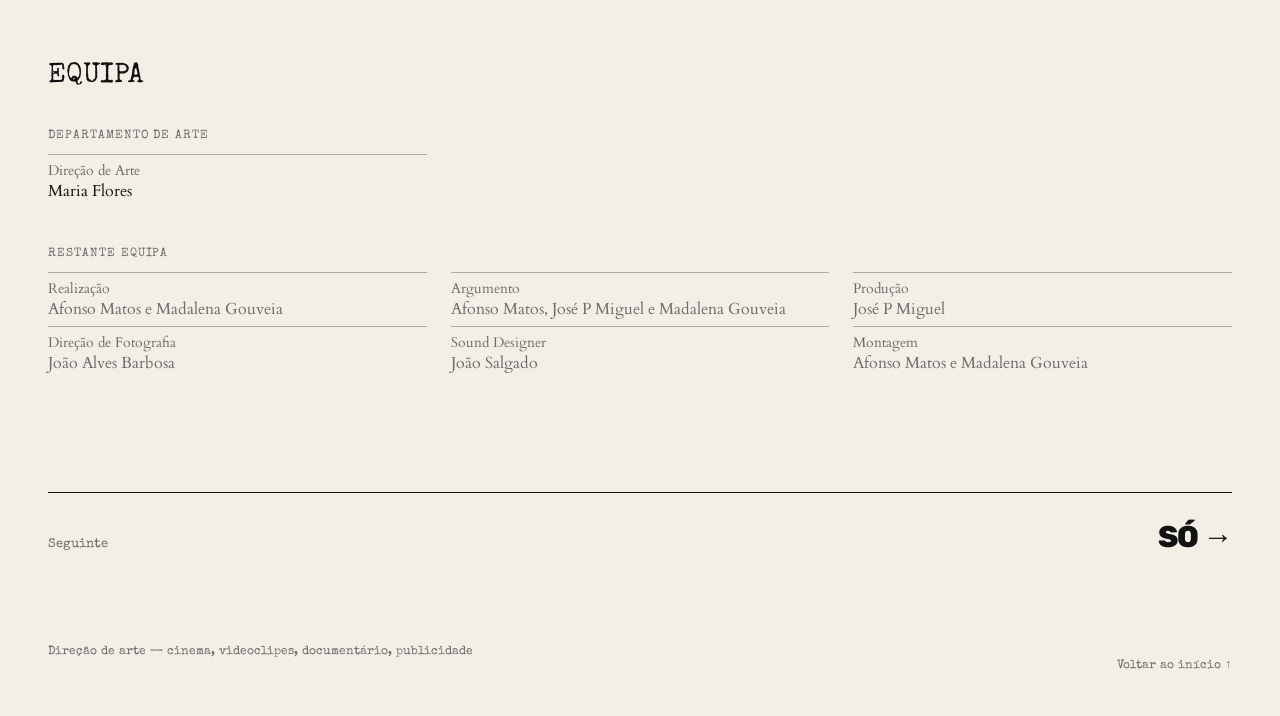
<file: falta-sempre-qualquer-coisa.html>
<!doctype html>
<html lang="pt-PT">
<head>
<meta charset="utf-8">
<meta name="viewport" content="width=device-width, initial-scale=1">
<title>Maria Flores — Falta Sempre Qualquer Coisa</title>
<link rel="icon" href="data:,">

<link rel="preconnect" href="https://fonts.googleapis.com">
<link href="https://fonts.googleapis.com/css2?family=Rubik:wght@800&amp;display=swap" rel="stylesheet">
<link href="https://fonts.googleapis.com/css2?family=Special+Elite&amp;display=swap" rel="stylesheet">
<link href="https://fonts.googleapis.com/css2?family=Cardo:wght@400;700&amp;display=swap" rel="stylesheet">
<style>
body{margin:0}
a{color:inherit;text-decoration:none}
.nl:hover{text-decoration:underline;text-decoration-color:#de5aab;text-decoration-thickness:2px;text-underline-offset:6px}
.mf{position:relative;z-index:0;transition:background-color .45s ease,color .45s ease}
.mf-light{--bg:#ffffff;--ink:#111111;--muted:#6b6b6b;--body:#2c2c2c;--line:rgba(17,17,17,.30);--band:#a9d4e6}
.mf-dark{--bg:#000000;--ink:#ecebe8;--muted:#a5a39e;--body:#d2d0cb;--line:rgba(236,235,232,.28);--band:#1d3440}
button{font:inherit;color:inherit;background:none;cursor:pointer}
.filmbg{position:fixed;top:0;left:0;right:0;bottom:0;z-index:-1;pointer-events:none;overflow:hidden}
.filmtile{position:absolute;left:0;top:0;width:100%;height:calc(100% + 4200px);background-repeat:repeat;background-size:1920px 4200px;background-position:center top;will-change:transform;animation:film-rise 190s linear infinite}
.mf-dark .filmtile{background-image:url(assets/195c46f9f25d2eacde2a236a3a179f39.svg)}
.mf-light .filmtile{background-image:url(assets/a7d337f7863a7fcd328ad513865520be.svg)}
.mf-dark .filmtile{filter:brightness(1.8) contrast(1.2)}
.mf-light .filmtile{filter:contrast(1.7) brightness(.95)}
@keyframes film-rise{from{transform:translateY(0)}to{transform:translateY(-4200px)}}
@media (prefers-reduced-motion: reduce){.filmtile{animation:none}}
@property --b0{syntax:'<color>';inherits:true;initial-value:#555555}
@property --b1{syntax:'<color>';inherits:true;initial-value:#555555}
@property --b2{syntax:'<color>';inherits:true;initial-value:#555555}
@property --b3{syntax:'<color>';inherits:true;initial-value:#555555}
@property --b4{syntax:'<color>';inherits:true;initial-value:#555555}
@property --b5{syntax:'<color>';inherits:true;initial-value:#555555}
.bar{position:fixed;top:0;bottom:0;width:24px;overflow:hidden;z-index:4;pointer-events:none;transition:--b0 1.4s ease,--b1 1.4s ease,--b2 1.4s ease,--b3 1.4s ease,--b4 1.4s ease,--b5 1.4s ease}
.bar-l{left:0}
.bar-r{right:0}
.track{position:absolute;left:0;right:0;top:0;height:calc(100% + 760px);will-change:transform}
.track-up{background-image:repeating-linear-gradient(180deg,var(--b0) 0,var(--b0) 140px,var(--b1) 140px,var(--b1) 230px,var(--b2) 230px,var(--b2) 400px,var(--b3) 400px,var(--b3) 510px,var(--b4) 510px,var(--b4) 660px,var(--b5) 660px,var(--b5) 760px);animation:bar-up 30s linear infinite}
.track-down{background-image:repeating-linear-gradient(180deg,var(--b5) 0,var(--b5) 110px,var(--b4) 110px,var(--b4) 270px,var(--b3) 270px,var(--b3) 350px,var(--b2) 350px,var(--b2) 520px,var(--b1) 520px,var(--b1) 620px,var(--b0) 620px,var(--b0) 760px);animation:bar-down 38s linear infinite}
@keyframes bar-up{from{transform:translateY(0)}to{transform:translateY(-760px)}}
@keyframes bar-down{from{transform:translateY(-760px)}to{transform:translateY(0)}}
@media (prefers-reduced-motion: reduce){.track-up,.track-down{animation:none}}
.bar{--b0:#232323;--b1:#2f2f2f;--b2:#525252;--b3:#767676;--b4:#bdbdbd;--b5:#d1d1d1}
</style>
<link rel="stylesheet" href="site.css">
</head>
<body>

<div class="mf mf-light" style="position: relative; overflow: hidden; width: 100%; min-height: 2000px; box-sizing: border-box; background: var(--bg); color: var(--ink); font-family: 'Special Elite', 'Courier New', monospace; display: flex; flex-direction: column;">

<header style="display: flex; justify-content: space-between; align-items: center; padding: 20px 48px;">
<a class="nl" href="index.html" style="font-family: 'Special Elite', cursive; font-size: 18px; padding: 8px 0;">Maria Flores</a>
<nav style="display: flex; align-items: center; gap: 32px; font-size: 15px;">
<a href="trabalhos.html" style="padding: 12px 0; text-decoration: underline; text-decoration-color: #de5aab; text-decoration-thickness: 2px; text-underline-offset: 6px;">Trabalhos</a>
<a class="nl" href="sobre.html" style="padding: 12px 0;">Sobre</a>
<a class="nl" href="sobre.html#contacto" style="padding: 12px 0;">Contacto</a>
<button data-theme-toggle aria-label="Alternar entre modo claro e modo escuro" style="min-height: 44px; padding: 0 16px; border: 1px solid var(--ink); border-radius: 999px; font-size: 14px;"></button>
</nav>
</header>

<section style="display: flex; justify-content: space-between; align-items: flex-end; flex-wrap: wrap; gap: 24px; padding: 32px 48px 40px;">
<div>
<a class="nl" href="trabalhos.html" style="display: inline-block; font-size: 13px; color: var(--muted); padding: 12px 0;">← Todos os trabalhos</a>
<h1 style="margin: 8px 0 0; font-family: 'Rubik', 'Arial Rounded MT Bold', sans-serif; font-weight: 800; letter-spacing: -0.03em; font-size: 39px; line-height: 1.05;">FALTA SEMPRE QUALQUER COISA</h1>
</div>
<div style="display: flex; flex-wrap: wrap; gap: 16px; padding-bottom: 12px;"><span style="position: relative; display: inline-block; background: #f8f5ef; color: #1c1b1a; border: 1px solid #1c1b1a; border-radius: 999px; padding: 5px 14px; font-size: 12px; line-height: 1.2;"><svg aria-hidden="true" width="20" height="20" viewBox="0 0 20 20" style="position: absolute; left: -7px; top: -7px;"><polygon points="11.2,1.6 12.8,7.1 19.0,8.1 13.3,11.7 14.2,17.5 9.4,14.5 3.3,16.9 5.8,10.9 1.8,5.7 8.1,6.3" fill="#f0e4a8" stroke="#f0e4a8" stroke-width="0.8" stroke-linejoin="round"></polygon></svg>Direção de Arte</span><span style="display: inline-block; border: 1px solid var(--ink); border-radius: 999px; padding: 5px 14px; font-size: 12px; line-height: 1.2;">Filme experimental</span></div>
</section>

<section style="padding: 0 48px; position: relative; z-index: 6;">
<div style="position: relative; z-index: 6; margin-top: -16px;">
<div style="display: flex; gap: 16px; margin-top: 16px;"><div style="flex: 1.3333 1 0; min-width: 0;"><img src="assets/falta/00.webp" alt="Still a preto e branco de Falta Sempre Qualquer Coisa" loading="lazy" style="display: block; width: 100%; height: auto;"></div><div style="flex: 1.3333 1 0; min-width: 0;"><img src="assets/falta/01.webp" alt="Still a preto e branco de Falta Sempre Qualquer Coisa" loading="lazy" style="display: block; width: 100%; height: auto;"></div><div style="flex: 1.3333 1 0; min-width: 0;"><img src="assets/falta/02.webp" alt="Still a preto e branco de Falta Sempre Qualquer Coisa" loading="lazy" style="display: block; width: 100%; height: auto;"></div></div>
<div style="display: flex; gap: 16px; margin-top: 16px;"><div style="flex: 1.3333 1 0; min-width: 0;"><img src="assets/falta/03.webp" alt="Still a preto e branco de Falta Sempre Qualquer Coisa" loading="lazy" style="display: block; width: 100%; height: auto;"></div><div style="flex: 1.3333 1 0; min-width: 0;"><img src="assets/falta/04.webp" alt="Still a preto e branco de Falta Sempre Qualquer Coisa" loading="lazy" style="display: block; width: 100%; height: auto;"></div><div style="flex: 1.3333 1 0; min-width: 0;"><img src="assets/falta/05.webp" alt="Still a preto e branco de Falta Sempre Qualquer Coisa" loading="lazy" style="display: block; width: 100%; height: auto;"></div></div>
</div>
</section>
<section style="display: grid; grid-template-columns: repeat(12, minmax(0, 1fr)); column-gap: 24px; padding: 96px 48px 0;">
<div style="grid-column: 1 / span 4;"><div style="font-size: 12px; color: var(--muted); letter-spacing: 0.08em;">SINOPSE</div></div>
<div style="grid-column: 5 / span 5;"><div style="font-family: 'Cardo', Georgia, 'Times New Roman', serif; font-size: 22px; line-height: 1.4;">Um rapaz que coleciona sapatos.</div></div>
<div style="grid-column: 10 / span 3;"><div style="border-top: 1px solid var(--line); padding: 8px 0; font-family: 'Cardo', Georgia, 'Times New Roman', serif;"><div style="font-size: 14px; color: var(--muted);">Ano</div><div style="font-size: 16px; margin-top: 2px;">2026</div></div><div style="border-top: 1px solid var(--line); padding: 8px 0; font-family: 'Cardo', Georgia, 'Times New Roman', serif;"><div style="font-size: 14px; color: var(--muted);">Duração</div><div style="font-size: 16px; margin-top: 2px;">5 min</div></div><div style="border-top: 1px solid var(--line); padding: 8px 0; font-family: 'Cardo', Georgia, 'Times New Roman', serif;"><div style="font-size: 14px; color: var(--muted);">Realização</div><div style="font-size: 16px; margin-top: 2px;">Afonso Matos e Madalena Gouveia</div></div><div style="border-top: 1px solid var(--line); padding: 8px 0; font-family: 'Cardo', Georgia, 'Times New Roman', serif;"><div style="font-size: 14px; color: var(--muted);">Direção de Fotografia</div><div style="font-size: 16px; margin-top: 2px;">João Alves Barbosa</div></div><div style="border-top: 1px solid var(--line); padding: 8px 0; font-family: 'Cardo', Georgia, 'Times New Roman', serif;"><div style="font-size: 14px; color: var(--muted);">Direção de Arte</div><div style="font-size: 16px; margin-top: 2px;">Maria Flores</div></div></div>
</section>
<section style="padding: 96px 48px 0;">
<div style="display: flex; align-items: baseline; gap: 20px; border-top: 1px solid var(--line); padding-top: 28px; margin-bottom: 32px;"><span style="font-size: 14px; color: var(--muted); letter-spacing: 0.08em;">01</span><h3 style="margin: 0; font-family: 'Special Elite', cursive; font-weight: 400; font-size: 28px; line-height: 1.1;">MOODBOARD</h3></div>
<div style="position: relative; z-index: 6;"><img src="assets/falta/moodboard.webp" alt="Moodboard: colagem com um campo de trigo, cadeiras vazias num prado, um homem de fato e bengala, sapatos vermelhos e um quarto desarrumado com sapatos" loading="lazy" style="display: block; width: 100%; height: auto;"></div>
</section>
<section style="padding: 96px 48px 0;">
<div style="display: flex; align-items: baseline; gap: 20px; border-top: 1px solid var(--line); padding-top: 28px; margin-bottom: 32px;"><span style="font-size: 14px; color: var(--muted); letter-spacing: 0.08em;">02</span><h3 style="margin: 0; font-family: 'Special Elite', cursive; font-weight: 400; font-size: 28px; line-height: 1.1;">STILLS</h3></div>
<div style="position: relative; z-index: 6; margin-top: -16px;">
<div style="display: flex; gap: 16px; margin-top: 16px;"><div style="flex: 1.3333 1 0; min-width: 0;"><img src="assets/falta/06.webp" alt="Still a preto e branco de Falta Sempre Qualquer Coisa" loading="lazy" style="display: block; width: 100%; height: auto;"></div><div style="flex: 1.3333 1 0; min-width: 0;"><img src="assets/falta/07.webp" alt="Still a preto e branco de Falta Sempre Qualquer Coisa" loading="lazy" style="display: block; width: 100%; height: auto;"></div></div>
<div style="display: flex; gap: 16px; margin-top: 16px;"><div style="flex: 1.3333 1 0; min-width: 0;"><img src="assets/falta/08.webp" alt="Still a preto e branco de Falta Sempre Qualquer Coisa" loading="lazy" style="display: block; width: 100%; height: auto;"></div><div style="flex: 1.3333 1 0; min-width: 0;"><img src="assets/falta/09.webp" alt="Still a preto e branco de Falta Sempre Qualquer Coisa" loading="lazy" style="display: block; width: 100%; height: auto;"></div></div>
</div>
</section>
<section style="padding: 112px 48px 0;">
<h2 style="margin: 0 0 40px; font-family: 'Special Elite', cursive; font-weight: 400; font-size: 28px; line-height: 1;">EQUIPA</h2>
<div style="font-size: 12px; color: var(--muted); letter-spacing: 0.08em; margin-bottom: 12px;">DEPARTAMENTO DE ARTE</div>
<div style="display: grid; grid-template-columns: repeat(3, minmax(0, 1fr)); column-gap: 24px;">
<div style="display: flex; flex-direction: column; border-top: 1px solid var(--line); padding: 6px 0; font-family: 'Cardo', Georgia, 'Times New Roman', serif;"><span style="font-size: 14px; color: var(--muted);">Direção de Arte</span><span style="font-size: 16px;">Maria Flores</span></div>
</div>
<div style="font-size: 12px; color: var(--muted); letter-spacing: 0.08em; margin: 40px 0 12px;">RESTANTE EQUIPA</div>
<div style="display: grid; grid-template-columns: repeat(3, minmax(0, 1fr)); column-gap: 24px;">
<div style="display: flex; flex-direction: column; border-top: 1px solid var(--line); padding: 6px 0; font-family: 'Cardo', Georgia, 'Times New Roman', serif;"><span style="font-size: 14px; color: var(--muted);">Realização</span><span style="font-size: 16px; color: var(--muted);">Afonso Matos e Madalena Gouveia</span></div>
<div style="display: flex; flex-direction: column; border-top: 1px solid var(--line); padding: 6px 0; font-family: 'Cardo', Georgia, 'Times New Roman', serif;"><span style="font-size: 14px; color: var(--muted);">Argumento</span><span style="font-size: 16px; color: var(--muted);">Afonso Matos, José P Miguel e Madalena Gouveia</span></div>
<div style="display: flex; flex-direction: column; border-top: 1px solid var(--line); padding: 6px 0; font-family: 'Cardo', Georgia, 'Times New Roman', serif;"><span style="font-size: 14px; color: var(--muted);">Produção</span><span style="font-size: 16px; color: var(--muted);">José P Miguel</span></div>
<div style="display: flex; flex-direction: column; border-top: 1px solid var(--line); padding: 6px 0; font-family: 'Cardo', Georgia, 'Times New Roman', serif;"><span style="font-size: 14px; color: var(--muted);">Direção de Fotografia</span><span style="font-size: 16px; color: var(--muted);">João Alves Barbosa</span></div>
<div style="display: flex; flex-direction: column; border-top: 1px solid var(--line); padding: 6px 0; font-family: 'Cardo', Georgia, 'Times New Roman', serif;"><span style="font-size: 14px; color: var(--muted);">Sound Designer</span><span style="font-size: 16px; color: var(--muted);">João Salgado</span></div>
<div style="display: flex; flex-direction: column; border-top: 1px solid var(--line); padding: 6px 0; font-family: 'Cardo', Georgia, 'Times New Roman', serif;"><span style="font-size: 14px; color: var(--muted);">Montagem</span><span style="font-size: 16px; color: var(--muted);">Afonso Matos e Madalena Gouveia</span></div>
</div>
</section>
<section style="padding: 112px 48px 0;">
<a class="nl" href="so-videoclipe.html" style="display: flex; justify-content: space-between; align-items: baseline; gap: 24px; border-top: 1px solid var(--ink); padding: 28px 0;">
<span style="font-size: 13px; color: var(--muted);">Seguinte</span>
<span style="font-family: 'Rubik', 'Arial Rounded MT Bold', sans-serif; font-weight: 800; letter-spacing: -0.03em; font-size: 30px; line-height: 1.1; text-align: right;">SÓ →</span>
</a>
</section>

<footer style="display: flex; justify-content: space-between; padding: 64px 48px 32px; font-size: 12px; color: var(--muted);">
<span>Direção de arte — cinema, videoclipes, documentário, publicidade</span>
<a class="nl" href="index.html" style="padding: 12px 0;">Voltar ao início ↑</a>
</footer>

<div class="filmbg" aria-hidden="true"><div class="filmtile"></div></div>
<div class="bar bar-l" aria-hidden="true"><div class="track track-up"><div style="position:absolute;left:0;right:0;height:760px;top:0px;"><span style="position:absolute;left:0;width:24px;top:0px;height:140px;display:flex;align-items:center;justify-content:center;font-size:6px;line-height:1;letter-spacing:.06em;font-weight:400;color:rgba(255,255,255,.82);text-shadow:0 0 1px rgba(0,0,0,.35);writing-mode:vertical-rl;white-space:nowrap;" data-lab="0"></span><span style="position:absolute;left:0;width:24px;top:140px;height:90px;display:flex;align-items:center;justify-content:center;font-size:6px;line-height:1;letter-spacing:.06em;font-weight:400;color:rgba(255,255,255,.82);text-shadow:0 0 1px rgba(0,0,0,.35);writing-mode:vertical-rl;white-space:nowrap;" data-lab="1"></span><span style="position:absolute;left:0;width:24px;top:230px;height:170px;display:flex;align-items:center;justify-content:center;font-size:6px;line-height:1;letter-spacing:.06em;font-weight:400;color:rgba(255,255,255,.82);text-shadow:0 0 1px rgba(0,0,0,.35);writing-mode:vertical-rl;white-space:nowrap;" data-lab="2"></span><span style="position:absolute;left:0;width:24px;top:400px;height:110px;display:flex;align-items:center;justify-content:center;font-size:6px;line-height:1;letter-spacing:.06em;font-weight:400;color:rgba(255,255,255,.82);text-shadow:0 0 1px rgba(0,0,0,.35);writing-mode:vertical-rl;white-space:nowrap;" data-lab="3"></span><span style="position:absolute;left:0;width:24px;top:510px;height:150px;display:flex;align-items:center;justify-content:center;font-size:6px;line-height:1;letter-spacing:.06em;font-weight:400;color:rgba(255,255,255,.82);text-shadow:0 0 1px rgba(0,0,0,.35);writing-mode:vertical-rl;white-space:nowrap;" data-lab="4"></span><span style="position:absolute;left:0;width:24px;top:660px;height:100px;display:flex;align-items:center;justify-content:center;font-size:6px;line-height:1;letter-spacing:.06em;font-weight:400;color:rgba(255,255,255,.82);text-shadow:0 0 1px rgba(0,0,0,.35);writing-mode:vertical-rl;white-space:nowrap;" data-lab="5"></span></div><div style="position:absolute;left:0;right:0;height:760px;top:760px;"><span style="position:absolute;left:0;width:24px;top:0px;height:140px;display:flex;align-items:center;justify-content:center;font-size:6px;line-height:1;letter-spacing:.06em;font-weight:400;color:rgba(255,255,255,.82);text-shadow:0 0 1px rgba(0,0,0,.35);writing-mode:vertical-rl;white-space:nowrap;" data-lab="0"></span><span style="position:absolute;left:0;width:24px;top:140px;height:90px;display:flex;align-items:center;justify-content:center;font-size:6px;line-height:1;letter-spacing:.06em;font-weight:400;color:rgba(255,255,255,.82);text-shadow:0 0 1px rgba(0,0,0,.35);writing-mode:vertical-rl;white-space:nowrap;" data-lab="1"></span><span style="position:absolute;left:0;width:24px;top:230px;height:170px;display:flex;align-items:center;justify-content:center;font-size:6px;line-height:1;letter-spacing:.06em;font-weight:400;color:rgba(255,255,255,.82);text-shadow:0 0 1px rgba(0,0,0,.35);writing-mode:vertical-rl;white-space:nowrap;" data-lab="2"></span><span style="position:absolute;left:0;width:24px;top:400px;height:110px;display:flex;align-items:center;justify-content:center;font-size:6px;line-height:1;letter-spacing:.06em;font-weight:400;color:rgba(255,255,255,.82);text-shadow:0 0 1px rgba(0,0,0,.35);writing-mode:vertical-rl;white-space:nowrap;" data-lab="3"></span><span style="position:absolute;left:0;width:24px;top:510px;height:150px;display:flex;align-items:center;justify-content:center;font-size:6px;line-height:1;letter-spacing:.06em;font-weight:400;color:rgba(255,255,255,.82);text-shadow:0 0 1px rgba(0,0,0,.35);writing-mode:vertical-rl;white-space:nowrap;" data-lab="4"></span><span style="position:absolute;left:0;width:24px;top:660px;height:100px;display:flex;align-items:center;justify-content:center;font-size:6px;line-height:1;letter-spacing:.06em;font-weight:400;color:rgba(255,255,255,.82);text-shadow:0 0 1px rgba(0,0,0,.35);writing-mode:vertical-rl;white-space:nowrap;" data-lab="5"></span></div><div style="position:absolute;left:0;right:0;height:760px;top:1520px;"><span style="position:absolute;left:0;width:24px;top:0px;height:140px;display:flex;align-items:center;justify-content:center;font-size:6px;line-height:1;letter-spacing:.06em;font-weight:400;color:rgba(255,255,255,.82);text-shadow:0 0 1px rgba(0,0,0,.35);writing-mode:vertical-rl;white-space:nowrap;" data-lab="0"></span><span style="position:absolute;left:0;width:24px;top:140px;height:90px;display:flex;align-items:center;justify-content:center;font-size:6px;line-height:1;letter-spacing:.06em;font-weight:400;color:rgba(255,255,255,.82);text-shadow:0 0 1px rgba(0,0,0,.35);writing-mode:vertical-rl;white-space:nowrap;" data-lab="1"></span><span style="position:absolute;left:0;width:24px;top:230px;height:170px;display:flex;align-items:center;justify-content:center;font-size:6px;line-height:1;letter-spacing:.06em;font-weight:400;color:rgba(255,255,255,.82);text-shadow:0 0 1px rgba(0,0,0,.35);writing-mode:vertical-rl;white-space:nowrap;" data-lab="2"></span><span style="position:absolute;left:0;width:24px;top:400px;height:110px;display:flex;align-items:center;justify-content:center;font-size:6px;line-height:1;letter-spacing:.06em;font-weight:400;color:rgba(255,255,255,.82);text-shadow:0 0 1px rgba(0,0,0,.35);writing-mode:vertical-rl;white-space:nowrap;" data-lab="3"></span><span style="position:absolute;left:0;width:24px;top:510px;height:150px;display:flex;align-items:center;justify-content:center;font-size:6px;line-height:1;letter-spacing:.06em;font-weight:400;color:rgba(255,255,255,.82);text-shadow:0 0 1px rgba(0,0,0,.35);writing-mode:vertical-rl;white-space:nowrap;" data-lab="4"></span><span style="position:absolute;left:0;width:24px;top:660px;height:100px;display:flex;align-items:center;justify-content:center;font-size:6px;line-height:1;letter-spacing:.06em;font-weight:400;color:rgba(255,255,255,.82);text-shadow:0 0 1px rgba(0,0,0,.35);writing-mode:vertical-rl;white-space:nowrap;" data-lab="5"></span></div><div style="position:absolute;left:0;right:0;height:760px;top:2280px;"><span style="position:absolute;left:0;width:24px;top:0px;height:140px;display:flex;align-items:center;justify-content:center;font-size:6px;line-height:1;letter-spacing:.06em;font-weight:400;color:rgba(255,255,255,.82);text-shadow:0 0 1px rgba(0,0,0,.35);writing-mode:vertical-rl;white-space:nowrap;" data-lab="0"></span><span style="position:absolute;left:0;width:24px;top:140px;height:90px;display:flex;align-items:center;justify-content:center;font-size:6px;line-height:1;letter-spacing:.06em;font-weight:400;color:rgba(255,255,255,.82);text-shadow:0 0 1px rgba(0,0,0,.35);writing-mode:vertical-rl;white-space:nowrap;" data-lab="1"></span><span style="position:absolute;left:0;width:24px;top:230px;height:170px;display:flex;align-items:center;justify-content:center;font-size:6px;line-height:1;letter-spacing:.06em;font-weight:400;color:rgba(255,255,255,.82);text-shadow:0 0 1px rgba(0,0,0,.35);writing-mode:vertical-rl;white-space:nowrap;" data-lab="2"></span><span style="position:absolute;left:0;width:24px;top:400px;height:110px;display:flex;align-items:center;justify-content:center;font-size:6px;line-height:1;letter-spacing:.06em;font-weight:400;color:rgba(255,255,255,.82);text-shadow:0 0 1px rgba(0,0,0,.35);writing-mode:vertical-rl;white-space:nowrap;" data-lab="3"></span><span style="position:absolute;left:0;width:24px;top:510px;height:150px;display:flex;align-items:center;justify-content:center;font-size:6px;line-height:1;letter-spacing:.06em;font-weight:400;color:rgba(255,255,255,.82);text-shadow:0 0 1px rgba(0,0,0,.35);writing-mode:vertical-rl;white-space:nowrap;" data-lab="4"></span><span style="position:absolute;left:0;width:24px;top:660px;height:100px;display:flex;align-items:center;justify-content:center;font-size:6px;line-height:1;letter-spacing:.06em;font-weight:400;color:rgba(255,255,255,.82);text-shadow:0 0 1px rgba(0,0,0,.35);writing-mode:vertical-rl;white-space:nowrap;" data-lab="5"></span></div></div></div>
<div class="bar bar-r" aria-hidden="true"><div class="track track-down"><div style="position:absolute;left:0;right:0;height:760px;top:0px;"><span style="position:absolute;left:0;width:24px;top:0px;height:110px;display:flex;align-items:center;justify-content:center;font-size:6px;line-height:1;letter-spacing:.06em;font-weight:400;color:rgba(255,255,255,.82);text-shadow:0 0 1px rgba(0,0,0,.35);writing-mode:vertical-rl;white-space:nowrap;" data-lab="5"></span><span style="position:absolute;left:0;width:24px;top:110px;height:160px;display:flex;align-items:center;justify-content:center;font-size:6px;line-height:1;letter-spacing:.06em;font-weight:400;color:rgba(255,255,255,.82);text-shadow:0 0 1px rgba(0,0,0,.35);writing-mode:vertical-rl;white-space:nowrap;" data-lab="4"></span><span style="position:absolute;left:0;width:24px;top:270px;height:80px;display:flex;align-items:center;justify-content:center;font-size:6px;line-height:1;letter-spacing:.06em;font-weight:400;color:rgba(255,255,255,.82);text-shadow:0 0 1px rgba(0,0,0,.35);writing-mode:vertical-rl;white-space:nowrap;" data-lab="3"></span><span style="position:absolute;left:0;width:24px;top:350px;height:170px;display:flex;align-items:center;justify-content:center;font-size:6px;line-height:1;letter-spacing:.06em;font-weight:400;color:rgba(255,255,255,.82);text-shadow:0 0 1px rgba(0,0,0,.35);writing-mode:vertical-rl;white-space:nowrap;" data-lab="2"></span><span style="position:absolute;left:0;width:24px;top:520px;height:100px;display:flex;align-items:center;justify-content:center;font-size:6px;line-height:1;letter-spacing:.06em;font-weight:400;color:rgba(255,255,255,.82);text-shadow:0 0 1px rgba(0,0,0,.35);writing-mode:vertical-rl;white-space:nowrap;" data-lab="1"></span><span style="position:absolute;left:0;width:24px;top:620px;height:140px;display:flex;align-items:center;justify-content:center;font-size:6px;line-height:1;letter-spacing:.06em;font-weight:400;color:rgba(255,255,255,.82);text-shadow:0 0 1px rgba(0,0,0,.35);writing-mode:vertical-rl;white-space:nowrap;" data-lab="0"></span></div><div style="position:absolute;left:0;right:0;height:760px;top:760px;"><span style="position:absolute;left:0;width:24px;top:0px;height:110px;display:flex;align-items:center;justify-content:center;font-size:6px;line-height:1;letter-spacing:.06em;font-weight:400;color:rgba(255,255,255,.82);text-shadow:0 0 1px rgba(0,0,0,.35);writing-mode:vertical-rl;white-space:nowrap;" data-lab="5"></span><span style="position:absolute;left:0;width:24px;top:110px;height:160px;display:flex;align-items:center;justify-content:center;font-size:6px;line-height:1;letter-spacing:.06em;font-weight:400;color:rgba(255,255,255,.82);text-shadow:0 0 1px rgba(0,0,0,.35);writing-mode:vertical-rl;white-space:nowrap;" data-lab="4"></span><span style="position:absolute;left:0;width:24px;top:270px;height:80px;display:flex;align-items:center;justify-content:center;font-size:6px;line-height:1;letter-spacing:.06em;font-weight:400;color:rgba(255,255,255,.82);text-shadow:0 0 1px rgba(0,0,0,.35);writing-mode:vertical-rl;white-space:nowrap;" data-lab="3"></span><span style="position:absolute;left:0;width:24px;top:350px;height:170px;display:flex;align-items:center;justify-content:center;font-size:6px;line-height:1;letter-spacing:.06em;font-weight:400;color:rgba(255,255,255,.82);text-shadow:0 0 1px rgba(0,0,0,.35);writing-mode:vertical-rl;white-space:nowrap;" data-lab="2"></span><span style="position:absolute;left:0;width:24px;top:520px;height:100px;display:flex;align-items:center;justify-content:center;font-size:6px;line-height:1;letter-spacing:.06em;font-weight:400;color:rgba(255,255,255,.82);text-shadow:0 0 1px rgba(0,0,0,.35);writing-mode:vertical-rl;white-space:nowrap;" data-lab="1"></span><span style="position:absolute;left:0;width:24px;top:620px;height:140px;display:flex;align-items:center;justify-content:center;font-size:6px;line-height:1;letter-spacing:.06em;font-weight:400;color:rgba(255,255,255,.82);text-shadow:0 0 1px rgba(0,0,0,.35);writing-mode:vertical-rl;white-space:nowrap;" data-lab="0"></span></div><div style="position:absolute;left:0;right:0;height:760px;top:1520px;"><span style="position:absolute;left:0;width:24px;top:0px;height:110px;display:flex;align-items:center;justify-content:center;font-size:6px;line-height:1;letter-spacing:.06em;font-weight:400;color:rgba(255,255,255,.82);text-shadow:0 0 1px rgba(0,0,0,.35);writing-mode:vertical-rl;white-space:nowrap;" data-lab="5"></span><span style="position:absolute;left:0;width:24px;top:110px;height:160px;display:flex;align-items:center;justify-content:center;font-size:6px;line-height:1;letter-spacing:.06em;font-weight:400;color:rgba(255,255,255,.82);text-shadow:0 0 1px rgba(0,0,0,.35);writing-mode:vertical-rl;white-space:nowrap;" data-lab="4"></span><span style="position:absolute;left:0;width:24px;top:270px;height:80px;display:flex;align-items:center;justify-content:center;font-size:6px;line-height:1;letter-spacing:.06em;font-weight:400;color:rgba(255,255,255,.82);text-shadow:0 0 1px rgba(0,0,0,.35);writing-mode:vertical-rl;white-space:nowrap;" data-lab="3"></span><span style="position:absolute;left:0;width:24px;top:350px;height:170px;display:flex;align-items:center;justify-content:center;font-size:6px;line-height:1;letter-spacing:.06em;font-weight:400;color:rgba(255,255,255,.82);text-shadow:0 0 1px rgba(0,0,0,.35);writing-mode:vertical-rl;white-space:nowrap;" data-lab="2"></span><span style="position:absolute;left:0;width:24px;top:520px;height:100px;display:flex;align-items:center;justify-content:center;font-size:6px;line-height:1;letter-spacing:.06em;font-weight:400;color:rgba(255,255,255,.82);text-shadow:0 0 1px rgba(0,0,0,.35);writing-mode:vertical-rl;white-space:nowrap;" data-lab="1"></span><span style="position:absolute;left:0;width:24px;top:620px;height:140px;display:flex;align-items:center;justify-content:center;font-size:6px;line-height:1;letter-spacing:.06em;font-weight:400;color:rgba(255,255,255,.82);text-shadow:0 0 1px rgba(0,0,0,.35);writing-mode:vertical-rl;white-space:nowrap;" data-lab="0"></span></div><div style="position:absolute;left:0;right:0;height:760px;top:2280px;"><span style="position:absolute;left:0;width:24px;top:0px;height:110px;display:flex;align-items:center;justify-content:center;font-size:6px;line-height:1;letter-spacing:.06em;font-weight:400;color:rgba(255,255,255,.82);text-shadow:0 0 1px rgba(0,0,0,.35);writing-mode:vertical-rl;white-space:nowrap;" data-lab="5"></span><span style="position:absolute;left:0;width:24px;top:110px;height:160px;display:flex;align-items:center;justify-content:center;font-size:6px;line-height:1;letter-spacing:.06em;font-weight:400;color:rgba(255,255,255,.82);text-shadow:0 0 1px rgba(0,0,0,.35);writing-mode:vertical-rl;white-space:nowrap;" data-lab="4"></span><span style="position:absolute;left:0;width:24px;top:270px;height:80px;display:flex;align-items:center;justify-content:center;font-size:6px;line-height:1;letter-spacing:.06em;font-weight:400;color:rgba(255,255,255,.82);text-shadow:0 0 1px rgba(0,0,0,.35);writing-mode:vertical-rl;white-space:nowrap;" data-lab="3"></span><span style="position:absolute;left:0;width:24px;top:350px;height:170px;display:flex;align-items:center;justify-content:center;font-size:6px;line-height:1;letter-spacing:.06em;font-weight:400;color:rgba(255,255,255,.82);text-shadow:0 0 1px rgba(0,0,0,.35);writing-mode:vertical-rl;white-space:nowrap;" data-lab="2"></span><span style="position:absolute;left:0;width:24px;top:520px;height:100px;display:flex;align-items:center;justify-content:center;font-size:6px;line-height:1;letter-spacing:.06em;font-weight:400;color:rgba(255,255,255,.82);text-shadow:0 0 1px rgba(0,0,0,.35);writing-mode:vertical-rl;white-space:nowrap;" data-lab="1"></span><span style="position:absolute;left:0;width:24px;top:620px;height:140px;display:flex;align-items:center;justify-content:center;font-size:6px;line-height:1;letter-spacing:.06em;font-weight:400;color:rgba(255,255,255,.82);text-shadow:0 0 1px rgba(0,0,0,.35);writing-mode:vertical-rl;white-space:nowrap;" data-lab="0"></span></div></div></div>
</div>
<script src="site.js"></script>
</body>
</html>
</file>
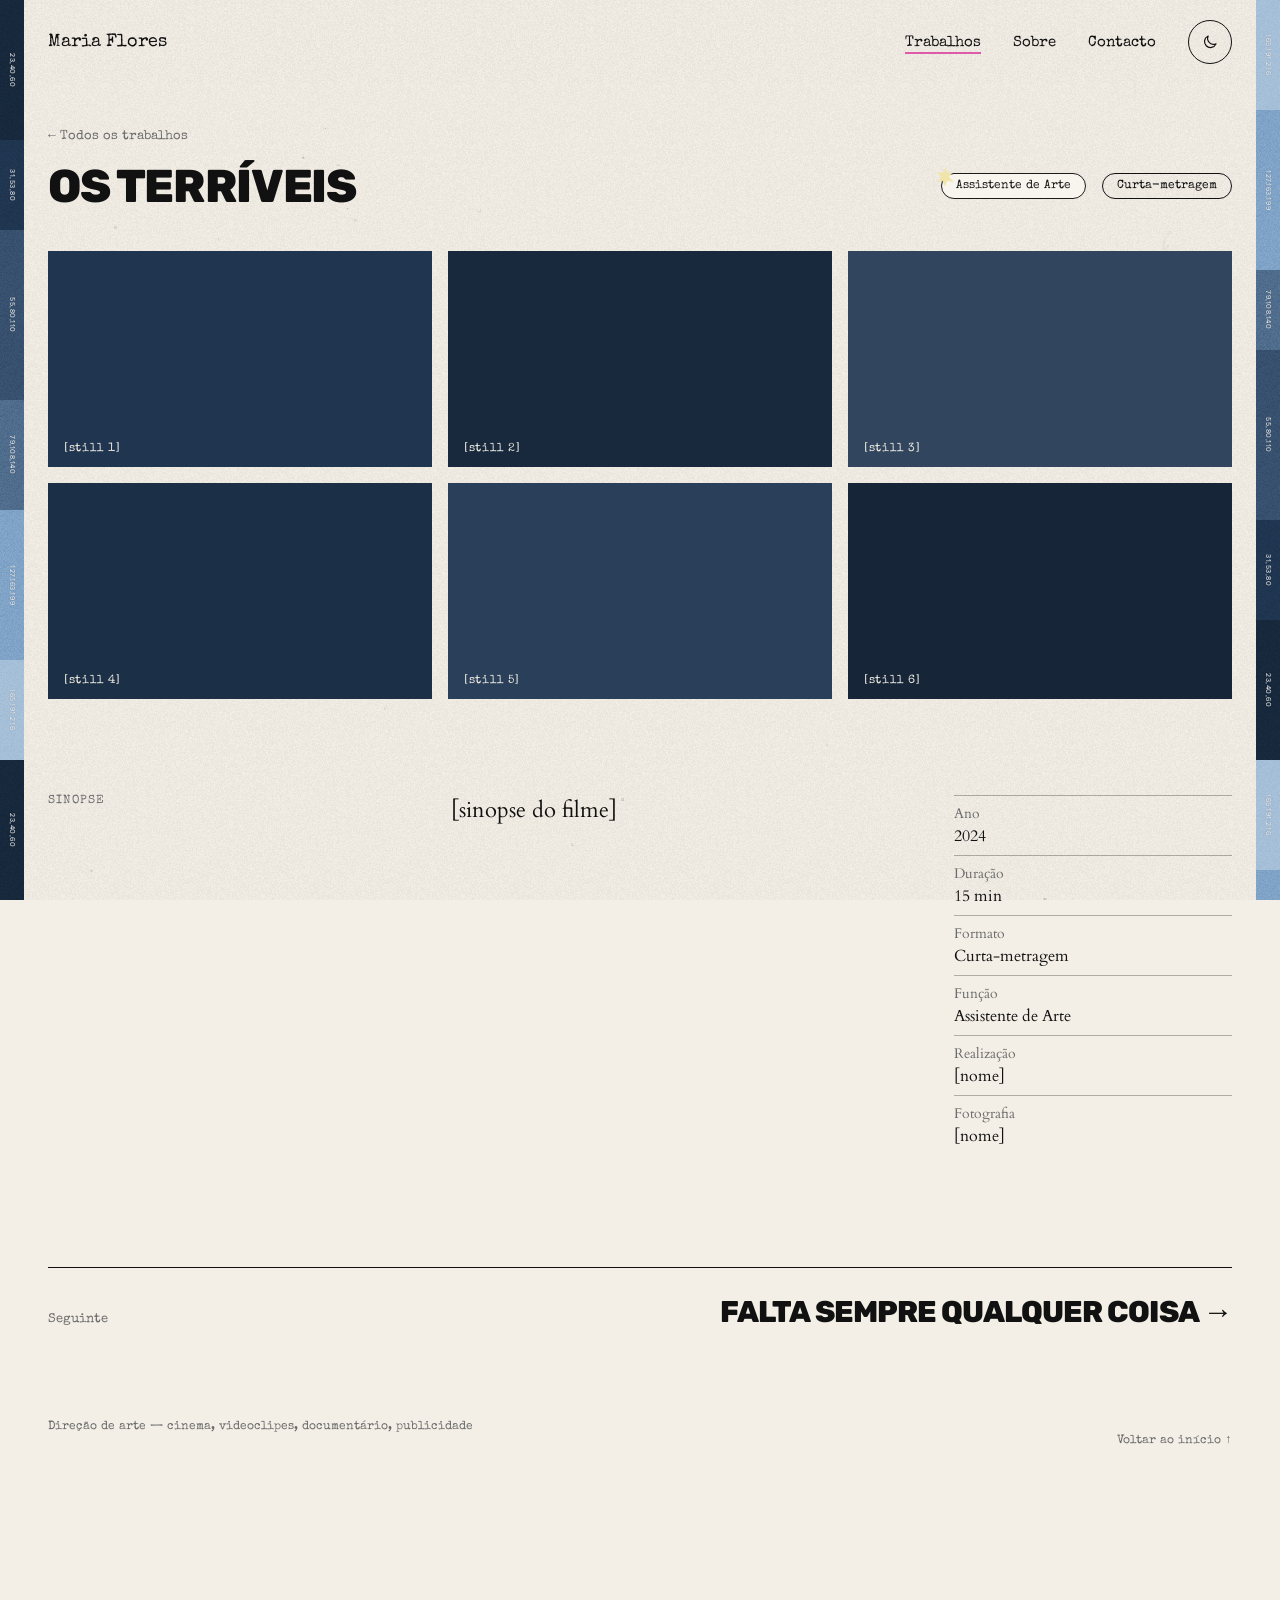
<file: os-terriveis.html>
<!doctype html>
<html lang="pt-PT">
<head>
<meta charset="utf-8">
<meta name="viewport" content="width=device-width, initial-scale=1">
<title>Maria Flores — Os Terríveis</title>
<link rel="icon" href="data:,">

<link rel="preconnect" href="https://fonts.googleapis.com">
<link href="https://fonts.googleapis.com/css2?family=Rubik:wght@800&amp;display=swap" rel="stylesheet">
<link href="https://fonts.googleapis.com/css2?family=Special+Elite&amp;display=swap" rel="stylesheet">
<link href="https://fonts.googleapis.com/css2?family=Cardo:wght@400;700&amp;display=swap" rel="stylesheet">
<style>
body{margin:0}
a{color:inherit;text-decoration:none}
.nl:hover{text-decoration:underline;text-decoration-color:#de5aab;text-decoration-thickness:2px;text-underline-offset:6px}
.mf{position:relative;z-index:0;transition:background-color .45s ease,color .45s ease}
.mf-light{--bg:#ffffff;--ink:#111111;--muted:#6b6b6b;--body:#2c2c2c;--line:rgba(17,17,17,.30);--band:#a9d4e6}
.mf-dark{--bg:#000000;--ink:#ecebe8;--muted:#a5a39e;--body:#d2d0cb;--line:rgba(236,235,232,.28);--band:#1d3440}
button{font:inherit;color:inherit;background:none;cursor:pointer}
.filmbg{position:fixed;top:0;left:0;right:0;bottom:0;z-index:-1;pointer-events:none;overflow:hidden}
.filmtile{position:absolute;left:0;top:0;width:100%;height:calc(100% + 4200px);background-repeat:repeat;background-size:1920px 4200px;background-position:center top;will-change:transform;animation:film-rise 190s linear infinite}
.mf-dark .filmtile{background-image:url(assets/195c46f9f25d2eacde2a236a3a179f39.svg)}
.mf-light .filmtile{background-image:url(assets/a7d337f7863a7fcd328ad513865520be.svg)}
.mf-dark .filmtile{filter:brightness(1.8) contrast(1.2)}
.mf-light .filmtile{filter:contrast(1.7) brightness(.95)}
@keyframes film-rise{from{transform:translateY(0)}to{transform:translateY(-4200px)}}
@media (prefers-reduced-motion: reduce){.filmtile{animation:none}}
@property --b0{syntax:'<color>';inherits:true;initial-value:#555555}
@property --b1{syntax:'<color>';inherits:true;initial-value:#555555}
@property --b2{syntax:'<color>';inherits:true;initial-value:#555555}
@property --b3{syntax:'<color>';inherits:true;initial-value:#555555}
@property --b4{syntax:'<color>';inherits:true;initial-value:#555555}
@property --b5{syntax:'<color>';inherits:true;initial-value:#555555}
.bar{position:fixed;top:0;bottom:0;width:24px;overflow:hidden;z-index:4;pointer-events:none;transition:--b0 1.4s ease,--b1 1.4s ease,--b2 1.4s ease,--b3 1.4s ease,--b4 1.4s ease,--b5 1.4s ease}
.bar-l{left:0}
.bar-r{right:0}
.track{position:absolute;left:0;right:0;top:0;height:calc(100% + 760px);will-change:transform}
.track-up{background-image:repeating-linear-gradient(180deg,var(--b0) 0,var(--b0) 140px,var(--b1) 140px,var(--b1) 230px,var(--b2) 230px,var(--b2) 400px,var(--b3) 400px,var(--b3) 510px,var(--b4) 510px,var(--b4) 660px,var(--b5) 660px,var(--b5) 760px);animation:bar-up 30s linear infinite}
.track-down{background-image:repeating-linear-gradient(180deg,var(--b5) 0,var(--b5) 110px,var(--b4) 110px,var(--b4) 270px,var(--b3) 270px,var(--b3) 350px,var(--b2) 350px,var(--b2) 520px,var(--b1) 520px,var(--b1) 620px,var(--b0) 620px,var(--b0) 760px);animation:bar-down 38s linear infinite}
@keyframes bar-up{from{transform:translateY(0)}to{transform:translateY(-760px)}}
@keyframes bar-down{from{transform:translateY(-760px)}to{transform:translateY(0)}}
@media (prefers-reduced-motion: reduce){.track-up,.track-down{animation:none}}
.bar{--b0:#17283c;--b1:#1f3550;--b2:#37506e;--b3:#4f6c8c;--b4:#7fa3c7;--b5:#a5bfd8}
</style>
<link rel="stylesheet" href="site.css">
</head>
<body>

<div class="mf mf-light" style="position: relative; overflow: hidden; width: 100%; min-height: 1600px; box-sizing: border-box; background: var(--bg); color: var(--ink); font-family: 'Special Elite', 'Courier New', monospace; display: flex; flex-direction: column;">

<header style="display: flex; justify-content: space-between; align-items: center; padding: 20px 48px;">
<a class="nl" href="index.html" style="font-family: 'Special Elite', cursive; font-size: 18px; padding: 8px 0;">Maria Flores</a>
<nav style="display: flex; align-items: center; gap: 32px; font-size: 15px;">
<a href="trabalhos.html" style="padding: 12px 0; text-decoration: underline; text-decoration-color: #de5aab; text-decoration-thickness: 2px; text-underline-offset: 6px;">Trabalhos</a>
<a class="nl" href="sobre.html" style="padding: 12px 0;">Sobre</a>
<a class="nl" href="sobre.html#contacto" style="padding: 12px 0;">Contacto</a>
<button data-theme-toggle aria-label="Alternar entre modo claro e modo escuro" style="min-height: 44px; padding: 0 16px; border: 1px solid var(--ink); border-radius: 999px; font-size: 14px;"></button>
</nav>
</header>

<section style="display: flex; justify-content: space-between; align-items: flex-end; flex-wrap: wrap; gap: 24px; padding: 32px 48px 40px;">
<div>
<a class="nl" href="trabalhos.html" style="display: inline-block; font-size: 13px; color: var(--muted); padding: 12px 0;">← Todos os trabalhos</a>
<h1 style="margin: 8px 0 0; font-family: 'Rubik', 'Arial Rounded MT Bold', sans-serif; font-weight: 800; letter-spacing: -0.03em; font-size: 46px; line-height: 1.05;">OS TERRÍVEIS</h1>
</div>
<div style="display: flex; flex-wrap: wrap; gap: 16px; padding-bottom: 12px;"><span style="position: relative; display: inline-block; background: #f8f5ef; color: #1c1b1a; border: 1px solid #1c1b1a; border-radius: 999px; padding: 5px 14px; font-size: 12px; line-height: 1.2;"><svg aria-hidden="true" width="20" height="20" viewBox="0 0 20 20" style="position: absolute; left: -7px; top: -7px;"><polygon points="10.1,1.4 11.9,6.7 16.9,5.6 13.4,9.9 17.8,14.5 11.9,13.3 10.0,18.7 8.1,13.5 3.3,14.2 6.6,9.9 2.3,5.1 8.2,6.5" fill="#f0e4a8" stroke="#f0e4a8" stroke-width="0.8" stroke-linejoin="round"></polygon></svg>Assistente de Arte</span><span style="display: inline-block; border: 1px solid var(--ink); border-radius: 999px; padding: 5px 14px; font-size: 12px; line-height: 1.2;">Curta-metragem</span></div>
</section>

<section style="padding: 0 48px;">
<div style="display: grid; grid-template-columns: repeat(3, minmax(0, 1fr)); gap: 16px;">
<div style="position: relative; aspect-ratio: 16 / 9; background: #1f3550;"><span style="position: absolute; left: 16px; bottom: 12px; font-size: 12px; letter-spacing: 0.06em; color: #ece9e1;">[still 1]</span></div><div style="position: relative; aspect-ratio: 16 / 9; background: #18293e;"><span style="position: absolute; left: 16px; bottom: 12px; font-size: 12px; letter-spacing: 0.06em; color: #ece9e1;">[still 2]</span></div><div style="position: relative; aspect-ratio: 16 / 9; background: #31455e;"><span style="position: absolute; left: 16px; bottom: 12px; font-size: 12px; letter-spacing: 0.06em; color: #ece9e1;">[still 3]</span></div><div style="position: relative; aspect-ratio: 16 / 9; background: #1b2f46;"><span style="position: absolute; left: 16px; bottom: 12px; font-size: 12px; letter-spacing: 0.06em; color: #ece9e1;">[still 4]</span></div><div style="position: relative; aspect-ratio: 16 / 9; background: #2a3f59;"><span style="position: absolute; left: 16px; bottom: 12px; font-size: 12px; letter-spacing: 0.06em; color: #ece9e1;">[still 5]</span></div><div style="position: relative; aspect-ratio: 16 / 9; background: #162538;"><span style="position: absolute; left: 16px; bottom: 12px; font-size: 12px; letter-spacing: 0.06em; color: #ece9e1;">[still 6]</span></div>
</div>
</section>
<section style="display: grid; grid-template-columns: repeat(12, minmax(0, 1fr)); column-gap: 24px; padding: 96px 48px 0;">
<div style="grid-column: 1 / span 4;"><div style="font-size: 12px; color: var(--muted); letter-spacing: 0.08em;">SINOPSE</div></div>
<div style="grid-column: 5 / span 5;"><div style="font-family: 'Cardo', Georgia, 'Times New Roman', serif; font-size: 22px; line-height: 1.4;">[sinopse do filme]</div></div>
<div style="grid-column: 10 / span 3;"><div style="border-top: 1px solid var(--line); padding: 8px 0; font-family: 'Cardo', Georgia, 'Times New Roman', serif;"><div style="font-size: 14px; color: var(--muted);">Ano</div><div style="font-size: 16px; margin-top: 2px;">2024</div></div><div style="border-top: 1px solid var(--line); padding: 8px 0; font-family: 'Cardo', Georgia, 'Times New Roman', serif;"><div style="font-size: 14px; color: var(--muted);">Duração</div><div style="font-size: 16px; margin-top: 2px;">15 min</div></div><div style="border-top: 1px solid var(--line); padding: 8px 0; font-family: 'Cardo', Georgia, 'Times New Roman', serif;"><div style="font-size: 14px; color: var(--muted);">Formato</div><div style="font-size: 16px; margin-top: 2px;">Curta-metragem</div></div><div style="border-top: 1px solid var(--line); padding: 8px 0; font-family: 'Cardo', Georgia, 'Times New Roman', serif;"><div style="font-size: 14px; color: var(--muted);">Função</div><div style="font-size: 16px; margin-top: 2px;">Assistente de Arte</div></div><div style="border-top: 1px solid var(--line); padding: 8px 0; font-family: 'Cardo', Georgia, 'Times New Roman', serif;"><div style="font-size: 14px; color: var(--muted);">Realização</div><div style="font-size: 16px; margin-top: 2px;">[nome]</div></div><div style="border-top: 1px solid var(--line); padding: 8px 0; font-family: 'Cardo', Georgia, 'Times New Roman', serif;"><div style="font-size: 14px; color: var(--muted);">Fotografia</div><div style="font-size: 16px; margin-top: 2px;">[nome]</div></div></div>
</section>
<section style="padding: 112px 48px 0;">
<a class="nl" href="falta-sempre-qualquer-coisa.html" style="display: flex; justify-content: space-between; align-items: baseline; gap: 24px; border-top: 1px solid var(--ink); padding: 28px 0;">
<span style="font-size: 13px; color: var(--muted);">Seguinte</span>
<span style="font-family: 'Rubik', 'Arial Rounded MT Bold', sans-serif; font-weight: 800; letter-spacing: -0.03em; font-size: 30px; line-height: 1.1; text-align: right;">FALTA SEMPRE QUALQUER COISA →</span>
</a>
</section>

<footer style="display: flex; justify-content: space-between; padding: 64px 48px 32px; font-size: 12px; color: var(--muted);">
<span>Direção de arte — cinema, videoclipes, documentário, publicidade</span>
<a class="nl" href="index.html" style="padding: 12px 0;">Voltar ao início ↑</a>
</footer>

<div class="filmbg" aria-hidden="true"><div class="filmtile"></div></div>
<div class="bar bar-l" aria-hidden="true"><div class="track track-up"><div style="position:absolute;left:0;right:0;height:760px;top:0px;"><span style="position:absolute;left:0;width:24px;top:0px;height:140px;display:flex;align-items:center;justify-content:center;font-size:6px;line-height:1;letter-spacing:.06em;font-weight:400;color:rgba(255,255,255,.82);text-shadow:0 0 1px rgba(0,0,0,.35);writing-mode:vertical-rl;white-space:nowrap;" data-lab="0"></span><span style="position:absolute;left:0;width:24px;top:140px;height:90px;display:flex;align-items:center;justify-content:center;font-size:6px;line-height:1;letter-spacing:.06em;font-weight:400;color:rgba(255,255,255,.82);text-shadow:0 0 1px rgba(0,0,0,.35);writing-mode:vertical-rl;white-space:nowrap;" data-lab="1"></span><span style="position:absolute;left:0;width:24px;top:230px;height:170px;display:flex;align-items:center;justify-content:center;font-size:6px;line-height:1;letter-spacing:.06em;font-weight:400;color:rgba(255,255,255,.82);text-shadow:0 0 1px rgba(0,0,0,.35);writing-mode:vertical-rl;white-space:nowrap;" data-lab="2"></span><span style="position:absolute;left:0;width:24px;top:400px;height:110px;display:flex;align-items:center;justify-content:center;font-size:6px;line-height:1;letter-spacing:.06em;font-weight:400;color:rgba(255,255,255,.82);text-shadow:0 0 1px rgba(0,0,0,.35);writing-mode:vertical-rl;white-space:nowrap;" data-lab="3"></span><span style="position:absolute;left:0;width:24px;top:510px;height:150px;display:flex;align-items:center;justify-content:center;font-size:6px;line-height:1;letter-spacing:.06em;font-weight:400;color:rgba(255,255,255,.82);text-shadow:0 0 1px rgba(0,0,0,.35);writing-mode:vertical-rl;white-space:nowrap;" data-lab="4"></span><span style="position:absolute;left:0;width:24px;top:660px;height:100px;display:flex;align-items:center;justify-content:center;font-size:6px;line-height:1;letter-spacing:.06em;font-weight:400;color:rgba(255,255,255,.82);text-shadow:0 0 1px rgba(0,0,0,.35);writing-mode:vertical-rl;white-space:nowrap;" data-lab="5"></span></div><div style="position:absolute;left:0;right:0;height:760px;top:760px;"><span style="position:absolute;left:0;width:24px;top:0px;height:140px;display:flex;align-items:center;justify-content:center;font-size:6px;line-height:1;letter-spacing:.06em;font-weight:400;color:rgba(255,255,255,.82);text-shadow:0 0 1px rgba(0,0,0,.35);writing-mode:vertical-rl;white-space:nowrap;" data-lab="0"></span><span style="position:absolute;left:0;width:24px;top:140px;height:90px;display:flex;align-items:center;justify-content:center;font-size:6px;line-height:1;letter-spacing:.06em;font-weight:400;color:rgba(255,255,255,.82);text-shadow:0 0 1px rgba(0,0,0,.35);writing-mode:vertical-rl;white-space:nowrap;" data-lab="1"></span><span style="position:absolute;left:0;width:24px;top:230px;height:170px;display:flex;align-items:center;justify-content:center;font-size:6px;line-height:1;letter-spacing:.06em;font-weight:400;color:rgba(255,255,255,.82);text-shadow:0 0 1px rgba(0,0,0,.35);writing-mode:vertical-rl;white-space:nowrap;" data-lab="2"></span><span style="position:absolute;left:0;width:24px;top:400px;height:110px;display:flex;align-items:center;justify-content:center;font-size:6px;line-height:1;letter-spacing:.06em;font-weight:400;color:rgba(255,255,255,.82);text-shadow:0 0 1px rgba(0,0,0,.35);writing-mode:vertical-rl;white-space:nowrap;" data-lab="3"></span><span style="position:absolute;left:0;width:24px;top:510px;height:150px;display:flex;align-items:center;justify-content:center;font-size:6px;line-height:1;letter-spacing:.06em;font-weight:400;color:rgba(255,255,255,.82);text-shadow:0 0 1px rgba(0,0,0,.35);writing-mode:vertical-rl;white-space:nowrap;" data-lab="4"></span><span style="position:absolute;left:0;width:24px;top:660px;height:100px;display:flex;align-items:center;justify-content:center;font-size:6px;line-height:1;letter-spacing:.06em;font-weight:400;color:rgba(255,255,255,.82);text-shadow:0 0 1px rgba(0,0,0,.35);writing-mode:vertical-rl;white-space:nowrap;" data-lab="5"></span></div><div style="position:absolute;left:0;right:0;height:760px;top:1520px;"><span style="position:absolute;left:0;width:24px;top:0px;height:140px;display:flex;align-items:center;justify-content:center;font-size:6px;line-height:1;letter-spacing:.06em;font-weight:400;color:rgba(255,255,255,.82);text-shadow:0 0 1px rgba(0,0,0,.35);writing-mode:vertical-rl;white-space:nowrap;" data-lab="0"></span><span style="position:absolute;left:0;width:24px;top:140px;height:90px;display:flex;align-items:center;justify-content:center;font-size:6px;line-height:1;letter-spacing:.06em;font-weight:400;color:rgba(255,255,255,.82);text-shadow:0 0 1px rgba(0,0,0,.35);writing-mode:vertical-rl;white-space:nowrap;" data-lab="1"></span><span style="position:absolute;left:0;width:24px;top:230px;height:170px;display:flex;align-items:center;justify-content:center;font-size:6px;line-height:1;letter-spacing:.06em;font-weight:400;color:rgba(255,255,255,.82);text-shadow:0 0 1px rgba(0,0,0,.35);writing-mode:vertical-rl;white-space:nowrap;" data-lab="2"></span><span style="position:absolute;left:0;width:24px;top:400px;height:110px;display:flex;align-items:center;justify-content:center;font-size:6px;line-height:1;letter-spacing:.06em;font-weight:400;color:rgba(255,255,255,.82);text-shadow:0 0 1px rgba(0,0,0,.35);writing-mode:vertical-rl;white-space:nowrap;" data-lab="3"></span><span style="position:absolute;left:0;width:24px;top:510px;height:150px;display:flex;align-items:center;justify-content:center;font-size:6px;line-height:1;letter-spacing:.06em;font-weight:400;color:rgba(255,255,255,.82);text-shadow:0 0 1px rgba(0,0,0,.35);writing-mode:vertical-rl;white-space:nowrap;" data-lab="4"></span><span style="position:absolute;left:0;width:24px;top:660px;height:100px;display:flex;align-items:center;justify-content:center;font-size:6px;line-height:1;letter-spacing:.06em;font-weight:400;color:rgba(255,255,255,.82);text-shadow:0 0 1px rgba(0,0,0,.35);writing-mode:vertical-rl;white-space:nowrap;" data-lab="5"></span></div><div style="position:absolute;left:0;right:0;height:760px;top:2280px;"><span style="position:absolute;left:0;width:24px;top:0px;height:140px;display:flex;align-items:center;justify-content:center;font-size:6px;line-height:1;letter-spacing:.06em;font-weight:400;color:rgba(255,255,255,.82);text-shadow:0 0 1px rgba(0,0,0,.35);writing-mode:vertical-rl;white-space:nowrap;" data-lab="0"></span><span style="position:absolute;left:0;width:24px;top:140px;height:90px;display:flex;align-items:center;justify-content:center;font-size:6px;line-height:1;letter-spacing:.06em;font-weight:400;color:rgba(255,255,255,.82);text-shadow:0 0 1px rgba(0,0,0,.35);writing-mode:vertical-rl;white-space:nowrap;" data-lab="1"></span><span style="position:absolute;left:0;width:24px;top:230px;height:170px;display:flex;align-items:center;justify-content:center;font-size:6px;line-height:1;letter-spacing:.06em;font-weight:400;color:rgba(255,255,255,.82);text-shadow:0 0 1px rgba(0,0,0,.35);writing-mode:vertical-rl;white-space:nowrap;" data-lab="2"></span><span style="position:absolute;left:0;width:24px;top:400px;height:110px;display:flex;align-items:center;justify-content:center;font-size:6px;line-height:1;letter-spacing:.06em;font-weight:400;color:rgba(255,255,255,.82);text-shadow:0 0 1px rgba(0,0,0,.35);writing-mode:vertical-rl;white-space:nowrap;" data-lab="3"></span><span style="position:absolute;left:0;width:24px;top:510px;height:150px;display:flex;align-items:center;justify-content:center;font-size:6px;line-height:1;letter-spacing:.06em;font-weight:400;color:rgba(255,255,255,.82);text-shadow:0 0 1px rgba(0,0,0,.35);writing-mode:vertical-rl;white-space:nowrap;" data-lab="4"></span><span style="position:absolute;left:0;width:24px;top:660px;height:100px;display:flex;align-items:center;justify-content:center;font-size:6px;line-height:1;letter-spacing:.06em;font-weight:400;color:rgba(255,255,255,.82);text-shadow:0 0 1px rgba(0,0,0,.35);writing-mode:vertical-rl;white-space:nowrap;" data-lab="5"></span></div></div></div>
<div class="bar bar-r" aria-hidden="true"><div class="track track-down"><div style="position:absolute;left:0;right:0;height:760px;top:0px;"><span style="position:absolute;left:0;width:24px;top:0px;height:110px;display:flex;align-items:center;justify-content:center;font-size:6px;line-height:1;letter-spacing:.06em;font-weight:400;color:rgba(255,255,255,.82);text-shadow:0 0 1px rgba(0,0,0,.35);writing-mode:vertical-rl;white-space:nowrap;" data-lab="5"></span><span style="position:absolute;left:0;width:24px;top:110px;height:160px;display:flex;align-items:center;justify-content:center;font-size:6px;line-height:1;letter-spacing:.06em;font-weight:400;color:rgba(255,255,255,.82);text-shadow:0 0 1px rgba(0,0,0,.35);writing-mode:vertical-rl;white-space:nowrap;" data-lab="4"></span><span style="position:absolute;left:0;width:24px;top:270px;height:80px;display:flex;align-items:center;justify-content:center;font-size:6px;line-height:1;letter-spacing:.06em;font-weight:400;color:rgba(255,255,255,.82);text-shadow:0 0 1px rgba(0,0,0,.35);writing-mode:vertical-rl;white-space:nowrap;" data-lab="3"></span><span style="position:absolute;left:0;width:24px;top:350px;height:170px;display:flex;align-items:center;justify-content:center;font-size:6px;line-height:1;letter-spacing:.06em;font-weight:400;color:rgba(255,255,255,.82);text-shadow:0 0 1px rgba(0,0,0,.35);writing-mode:vertical-rl;white-space:nowrap;" data-lab="2"></span><span style="position:absolute;left:0;width:24px;top:520px;height:100px;display:flex;align-items:center;justify-content:center;font-size:6px;line-height:1;letter-spacing:.06em;font-weight:400;color:rgba(255,255,255,.82);text-shadow:0 0 1px rgba(0,0,0,.35);writing-mode:vertical-rl;white-space:nowrap;" data-lab="1"></span><span style="position:absolute;left:0;width:24px;top:620px;height:140px;display:flex;align-items:center;justify-content:center;font-size:6px;line-height:1;letter-spacing:.06em;font-weight:400;color:rgba(255,255,255,.82);text-shadow:0 0 1px rgba(0,0,0,.35);writing-mode:vertical-rl;white-space:nowrap;" data-lab="0"></span></div><div style="position:absolute;left:0;right:0;height:760px;top:760px;"><span style="position:absolute;left:0;width:24px;top:0px;height:110px;display:flex;align-items:center;justify-content:center;font-size:6px;line-height:1;letter-spacing:.06em;font-weight:400;color:rgba(255,255,255,.82);text-shadow:0 0 1px rgba(0,0,0,.35);writing-mode:vertical-rl;white-space:nowrap;" data-lab="5"></span><span style="position:absolute;left:0;width:24px;top:110px;height:160px;display:flex;align-items:center;justify-content:center;font-size:6px;line-height:1;letter-spacing:.06em;font-weight:400;color:rgba(255,255,255,.82);text-shadow:0 0 1px rgba(0,0,0,.35);writing-mode:vertical-rl;white-space:nowrap;" data-lab="4"></span><span style="position:absolute;left:0;width:24px;top:270px;height:80px;display:flex;align-items:center;justify-content:center;font-size:6px;line-height:1;letter-spacing:.06em;font-weight:400;color:rgba(255,255,255,.82);text-shadow:0 0 1px rgba(0,0,0,.35);writing-mode:vertical-rl;white-space:nowrap;" data-lab="3"></span><span style="position:absolute;left:0;width:24px;top:350px;height:170px;display:flex;align-items:center;justify-content:center;font-size:6px;line-height:1;letter-spacing:.06em;font-weight:400;color:rgba(255,255,255,.82);text-shadow:0 0 1px rgba(0,0,0,.35);writing-mode:vertical-rl;white-space:nowrap;" data-lab="2"></span><span style="position:absolute;left:0;width:24px;top:520px;height:100px;display:flex;align-items:center;justify-content:center;font-size:6px;line-height:1;letter-spacing:.06em;font-weight:400;color:rgba(255,255,255,.82);text-shadow:0 0 1px rgba(0,0,0,.35);writing-mode:vertical-rl;white-space:nowrap;" data-lab="1"></span><span style="position:absolute;left:0;width:24px;top:620px;height:140px;display:flex;align-items:center;justify-content:center;font-size:6px;line-height:1;letter-spacing:.06em;font-weight:400;color:rgba(255,255,255,.82);text-shadow:0 0 1px rgba(0,0,0,.35);writing-mode:vertical-rl;white-space:nowrap;" data-lab="0"></span></div><div style="position:absolute;left:0;right:0;height:760px;top:1520px;"><span style="position:absolute;left:0;width:24px;top:0px;height:110px;display:flex;align-items:center;justify-content:center;font-size:6px;line-height:1;letter-spacing:.06em;font-weight:400;color:rgba(255,255,255,.82);text-shadow:0 0 1px rgba(0,0,0,.35);writing-mode:vertical-rl;white-space:nowrap;" data-lab="5"></span><span style="position:absolute;left:0;width:24px;top:110px;height:160px;display:flex;align-items:center;justify-content:center;font-size:6px;line-height:1;letter-spacing:.06em;font-weight:400;color:rgba(255,255,255,.82);text-shadow:0 0 1px rgba(0,0,0,.35);writing-mode:vertical-rl;white-space:nowrap;" data-lab="4"></span><span style="position:absolute;left:0;width:24px;top:270px;height:80px;display:flex;align-items:center;justify-content:center;font-size:6px;line-height:1;letter-spacing:.06em;font-weight:400;color:rgba(255,255,255,.82);text-shadow:0 0 1px rgba(0,0,0,.35);writing-mode:vertical-rl;white-space:nowrap;" data-lab="3"></span><span style="position:absolute;left:0;width:24px;top:350px;height:170px;display:flex;align-items:center;justify-content:center;font-size:6px;line-height:1;letter-spacing:.06em;font-weight:400;color:rgba(255,255,255,.82);text-shadow:0 0 1px rgba(0,0,0,.35);writing-mode:vertical-rl;white-space:nowrap;" data-lab="2"></span><span style="position:absolute;left:0;width:24px;top:520px;height:100px;display:flex;align-items:center;justify-content:center;font-size:6px;line-height:1;letter-spacing:.06em;font-weight:400;color:rgba(255,255,255,.82);text-shadow:0 0 1px rgba(0,0,0,.35);writing-mode:vertical-rl;white-space:nowrap;" data-lab="1"></span><span style="position:absolute;left:0;width:24px;top:620px;height:140px;display:flex;align-items:center;justify-content:center;font-size:6px;line-height:1;letter-spacing:.06em;font-weight:400;color:rgba(255,255,255,.82);text-shadow:0 0 1px rgba(0,0,0,.35);writing-mode:vertical-rl;white-space:nowrap;" data-lab="0"></span></div><div style="position:absolute;left:0;right:0;height:760px;top:2280px;"><span style="position:absolute;left:0;width:24px;top:0px;height:110px;display:flex;align-items:center;justify-content:center;font-size:6px;line-height:1;letter-spacing:.06em;font-weight:400;color:rgba(255,255,255,.82);text-shadow:0 0 1px rgba(0,0,0,.35);writing-mode:vertical-rl;white-space:nowrap;" data-lab="5"></span><span style="position:absolute;left:0;width:24px;top:110px;height:160px;display:flex;align-items:center;justify-content:center;font-size:6px;line-height:1;letter-spacing:.06em;font-weight:400;color:rgba(255,255,255,.82);text-shadow:0 0 1px rgba(0,0,0,.35);writing-mode:vertical-rl;white-space:nowrap;" data-lab="4"></span><span style="position:absolute;left:0;width:24px;top:270px;height:80px;display:flex;align-items:center;justify-content:center;font-size:6px;line-height:1;letter-spacing:.06em;font-weight:400;color:rgba(255,255,255,.82);text-shadow:0 0 1px rgba(0,0,0,.35);writing-mode:vertical-rl;white-space:nowrap;" data-lab="3"></span><span style="position:absolute;left:0;width:24px;top:350px;height:170px;display:flex;align-items:center;justify-content:center;font-size:6px;line-height:1;letter-spacing:.06em;font-weight:400;color:rgba(255,255,255,.82);text-shadow:0 0 1px rgba(0,0,0,.35);writing-mode:vertical-rl;white-space:nowrap;" data-lab="2"></span><span style="position:absolute;left:0;width:24px;top:520px;height:100px;display:flex;align-items:center;justify-content:center;font-size:6px;line-height:1;letter-spacing:.06em;font-weight:400;color:rgba(255,255,255,.82);text-shadow:0 0 1px rgba(0,0,0,.35);writing-mode:vertical-rl;white-space:nowrap;" data-lab="1"></span><span style="position:absolute;left:0;width:24px;top:620px;height:140px;display:flex;align-items:center;justify-content:center;font-size:6px;line-height:1;letter-spacing:.06em;font-weight:400;color:rgba(255,255,255,.82);text-shadow:0 0 1px rgba(0,0,0,.35);writing-mode:vertical-rl;white-space:nowrap;" data-lab="0"></span></div></div></div>
</div>
<script src="site.js"></script>
</body>
</html>
</file>
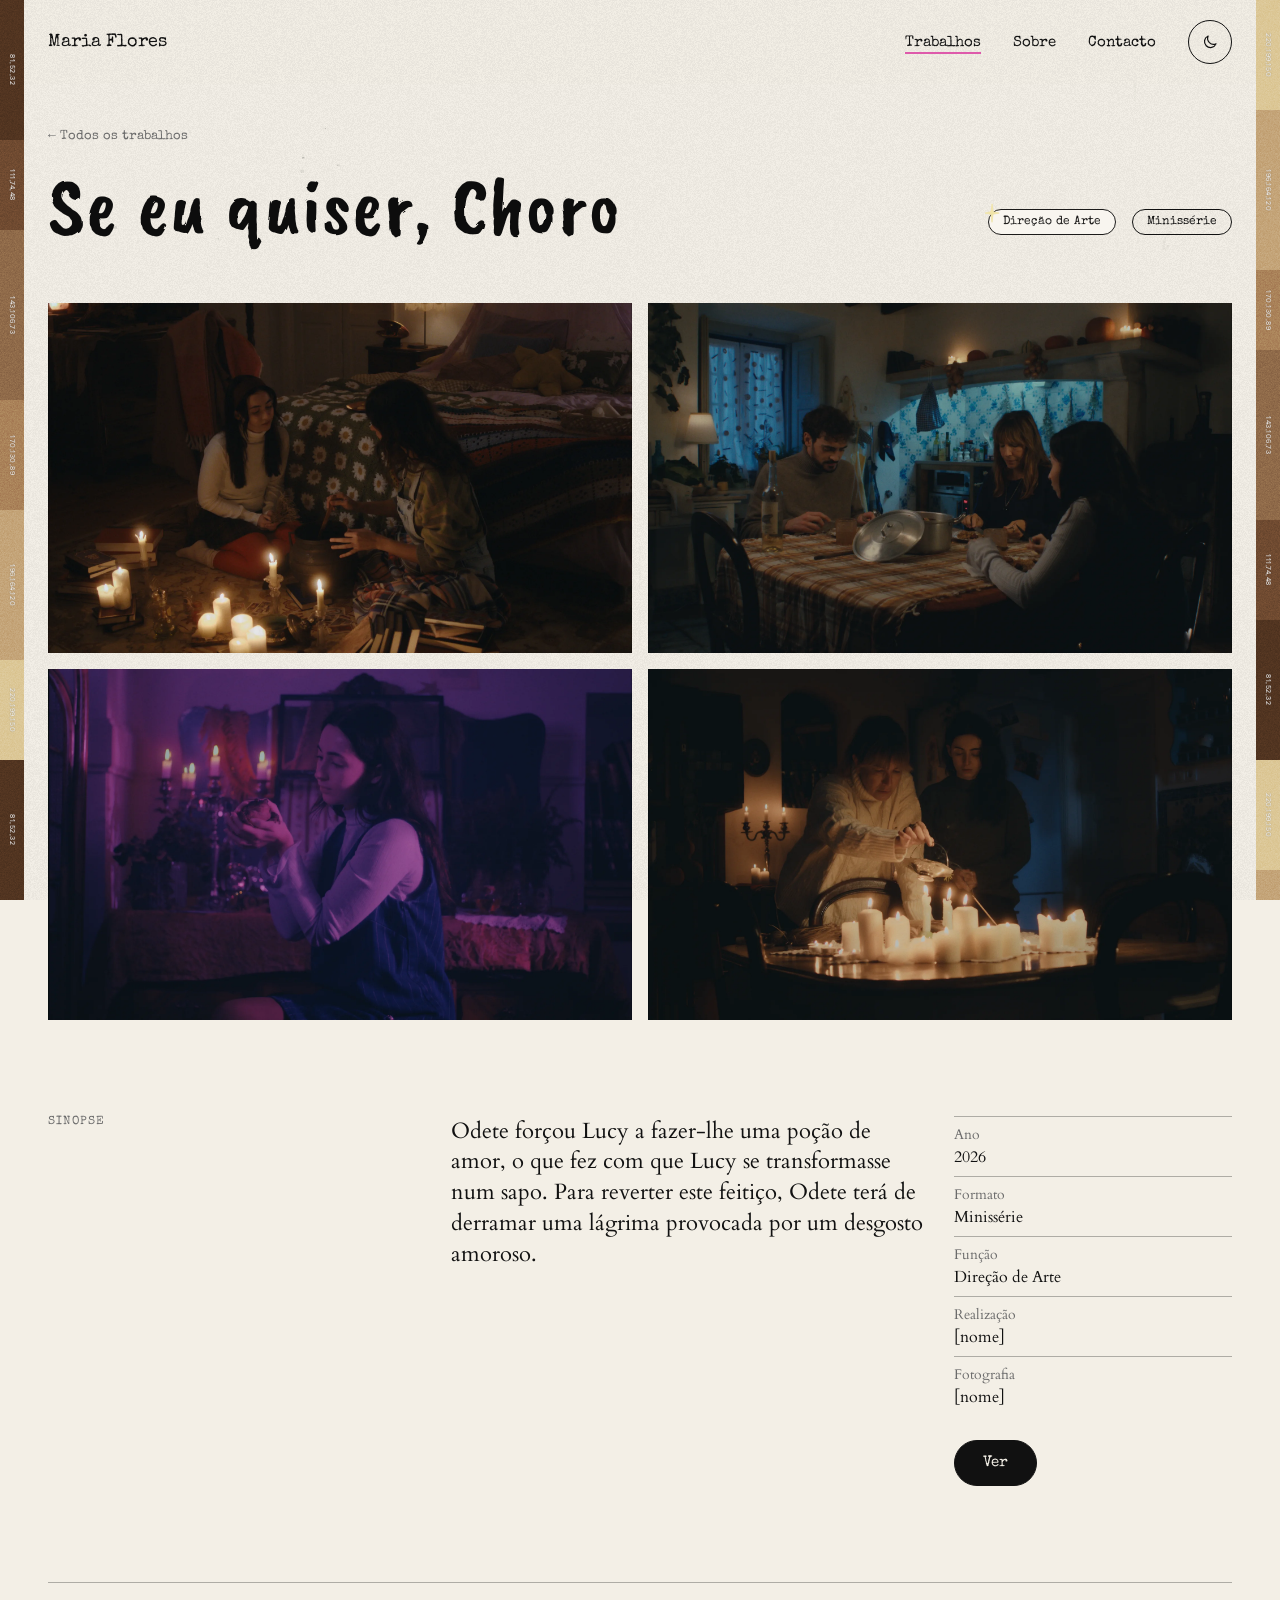
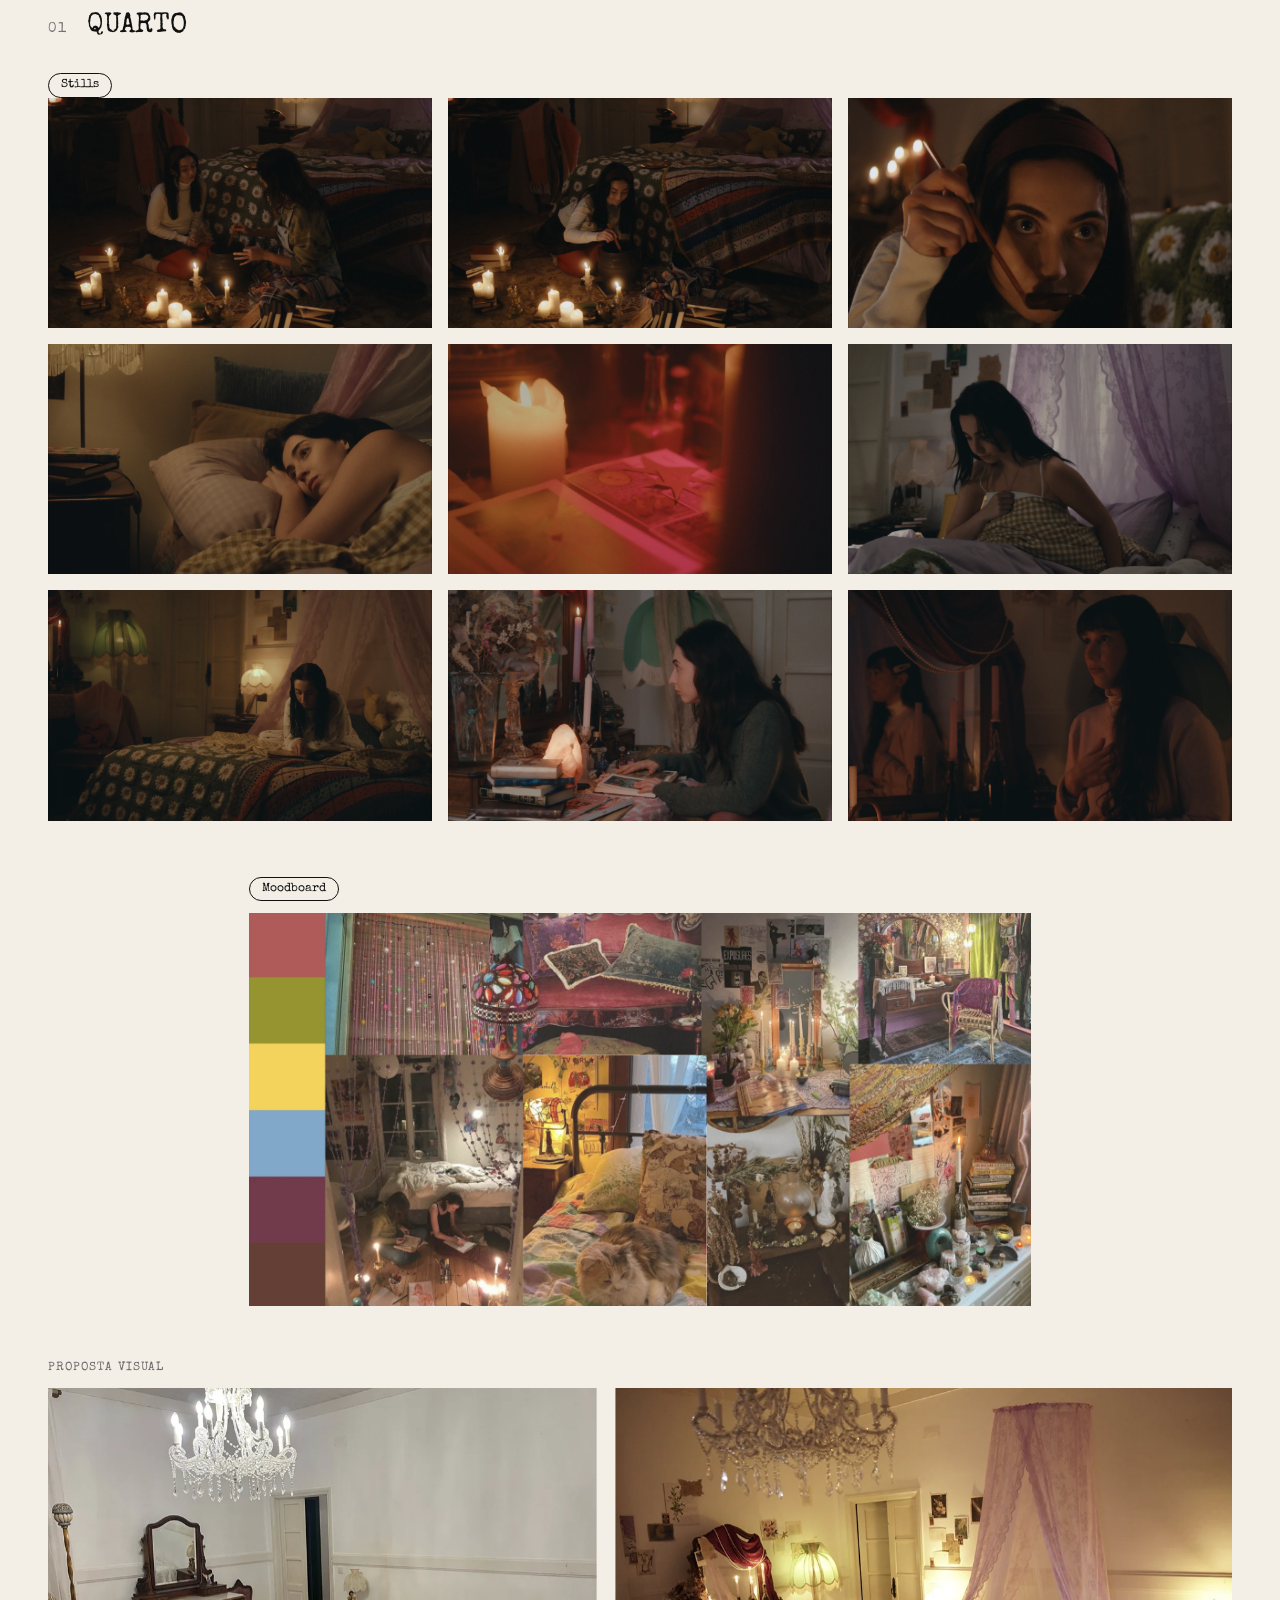
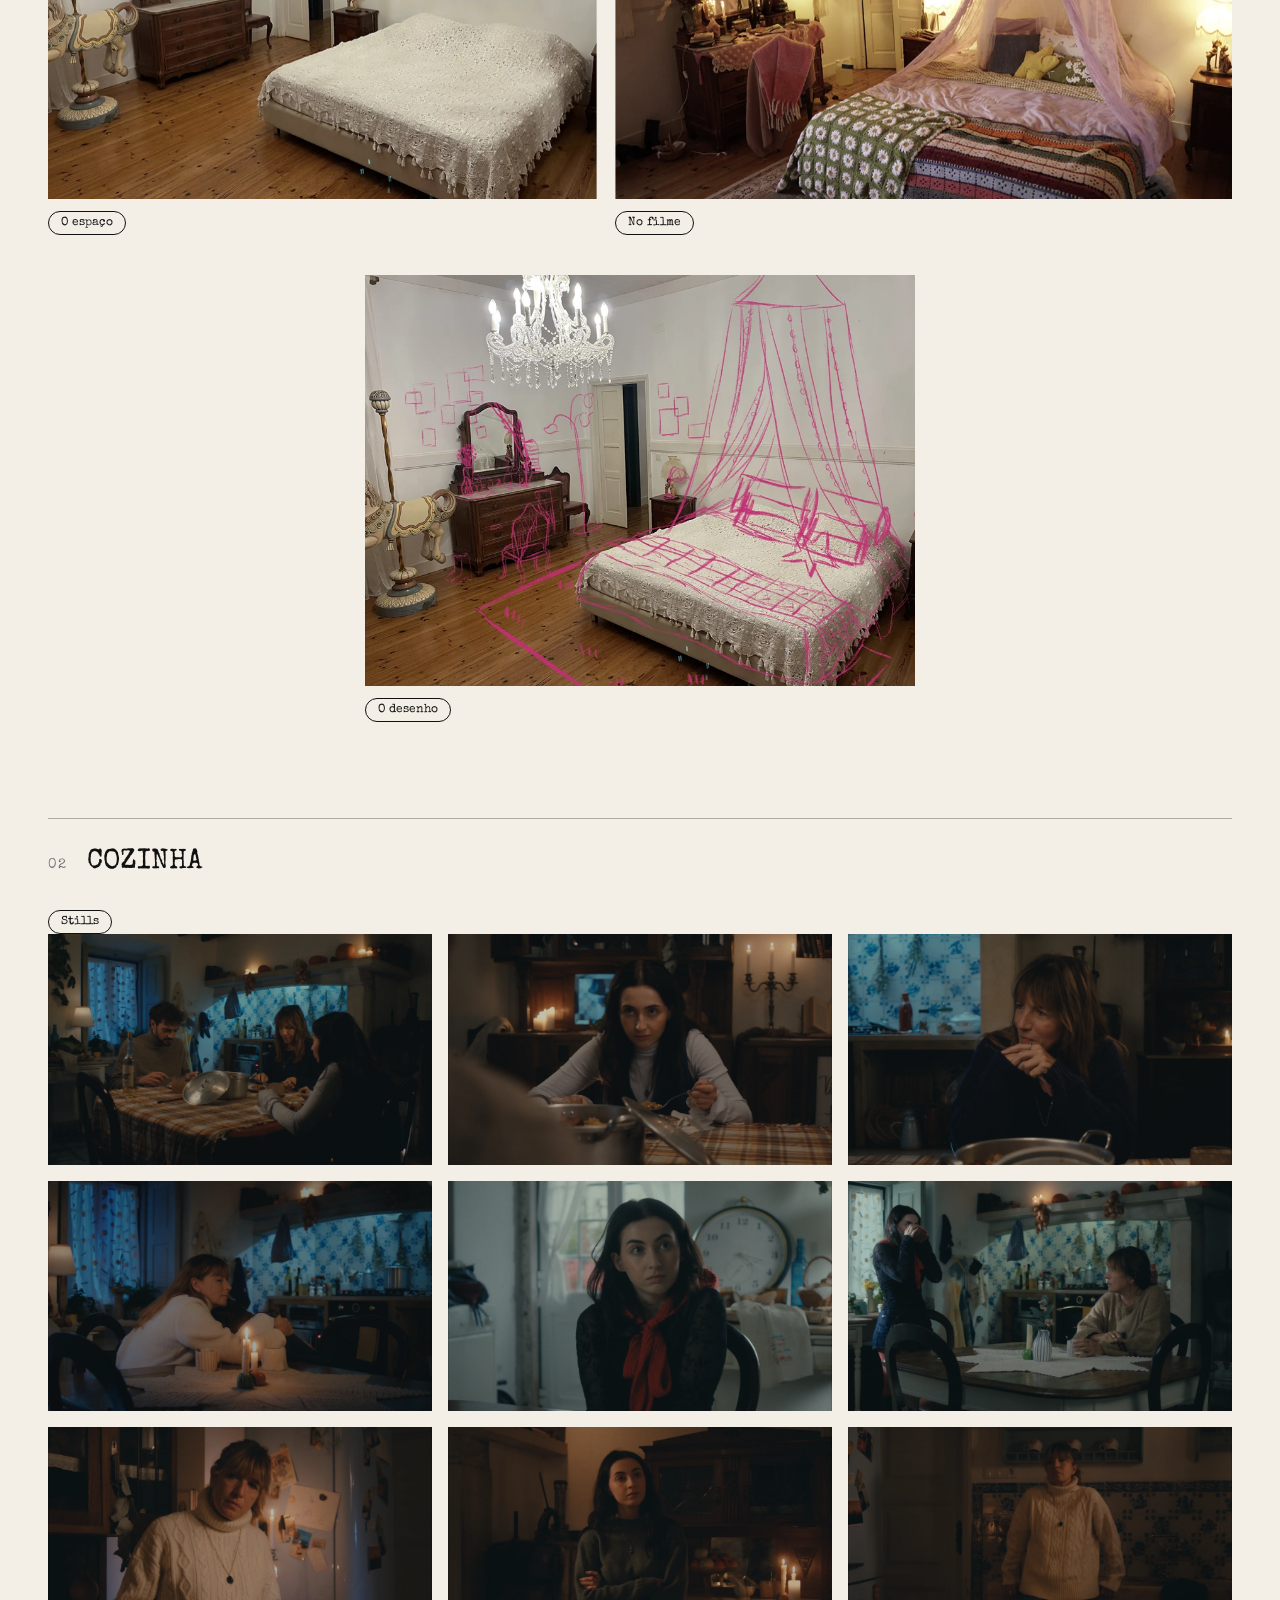
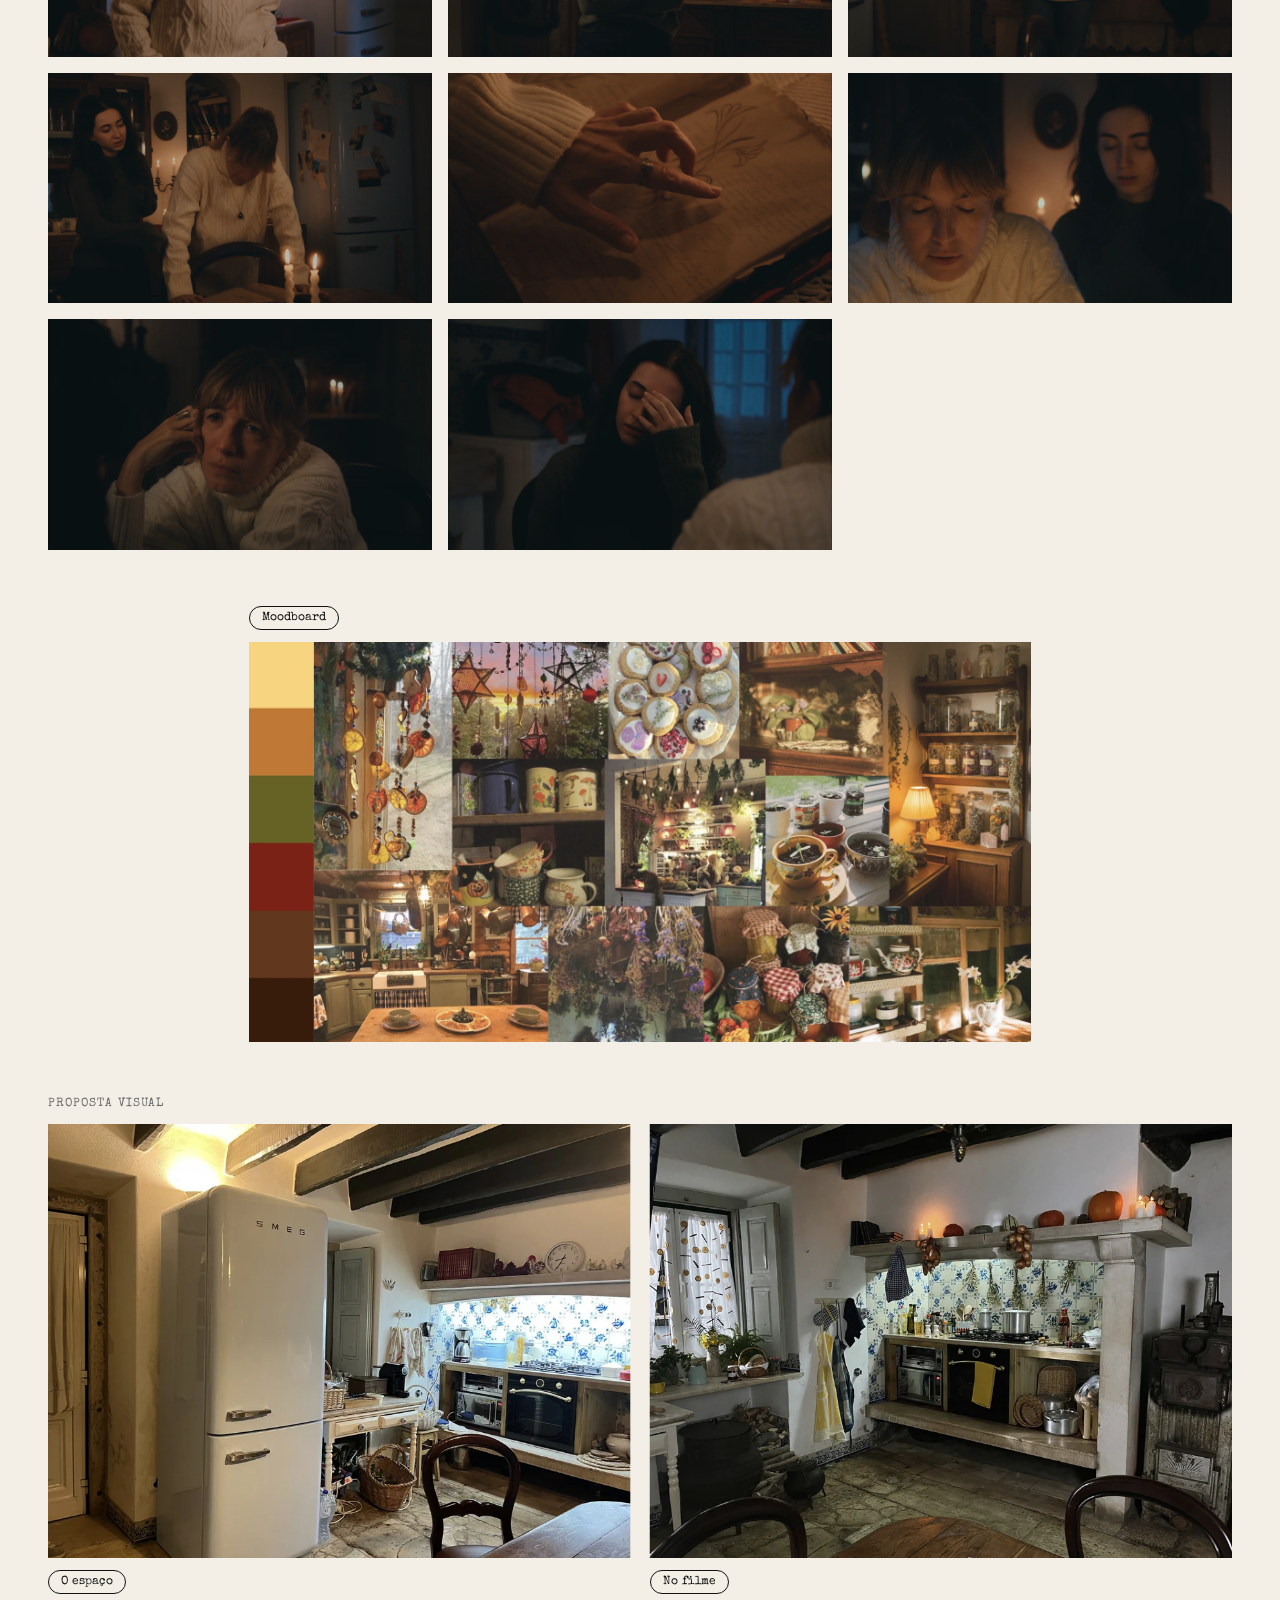
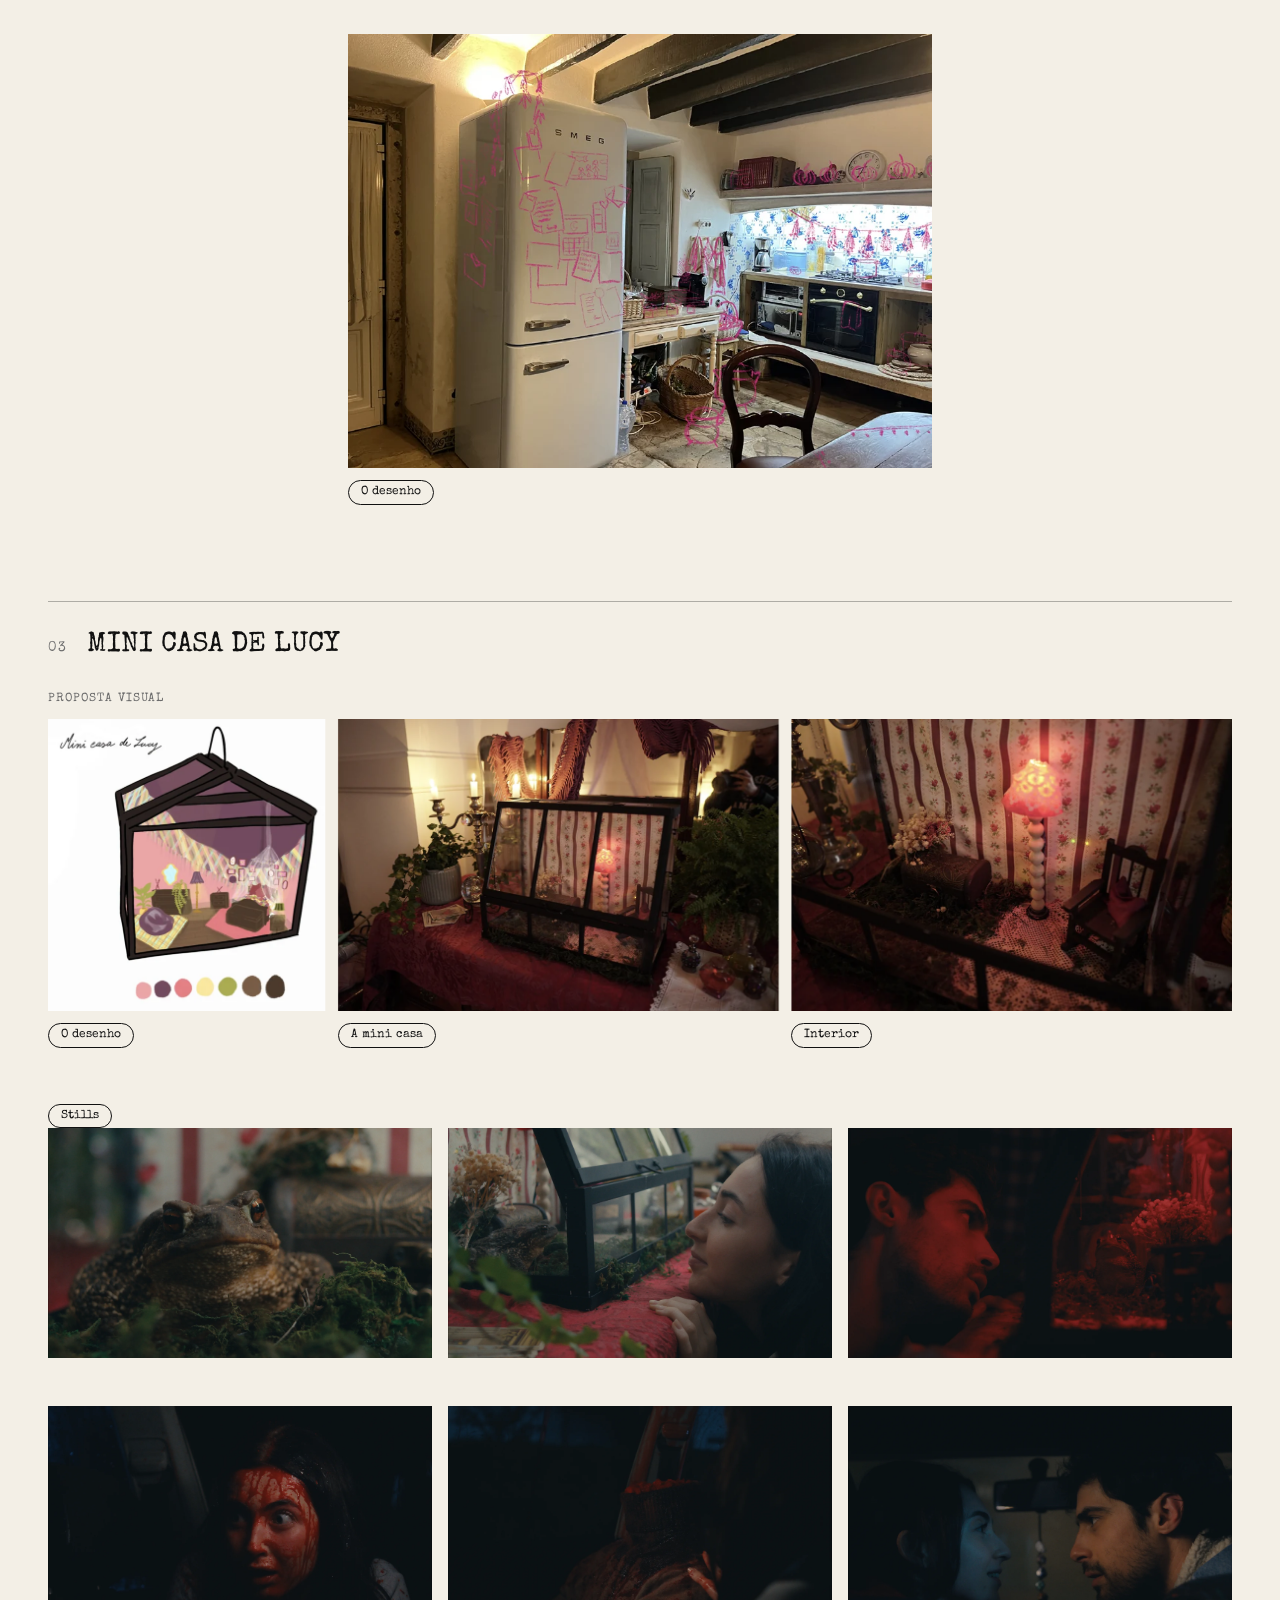
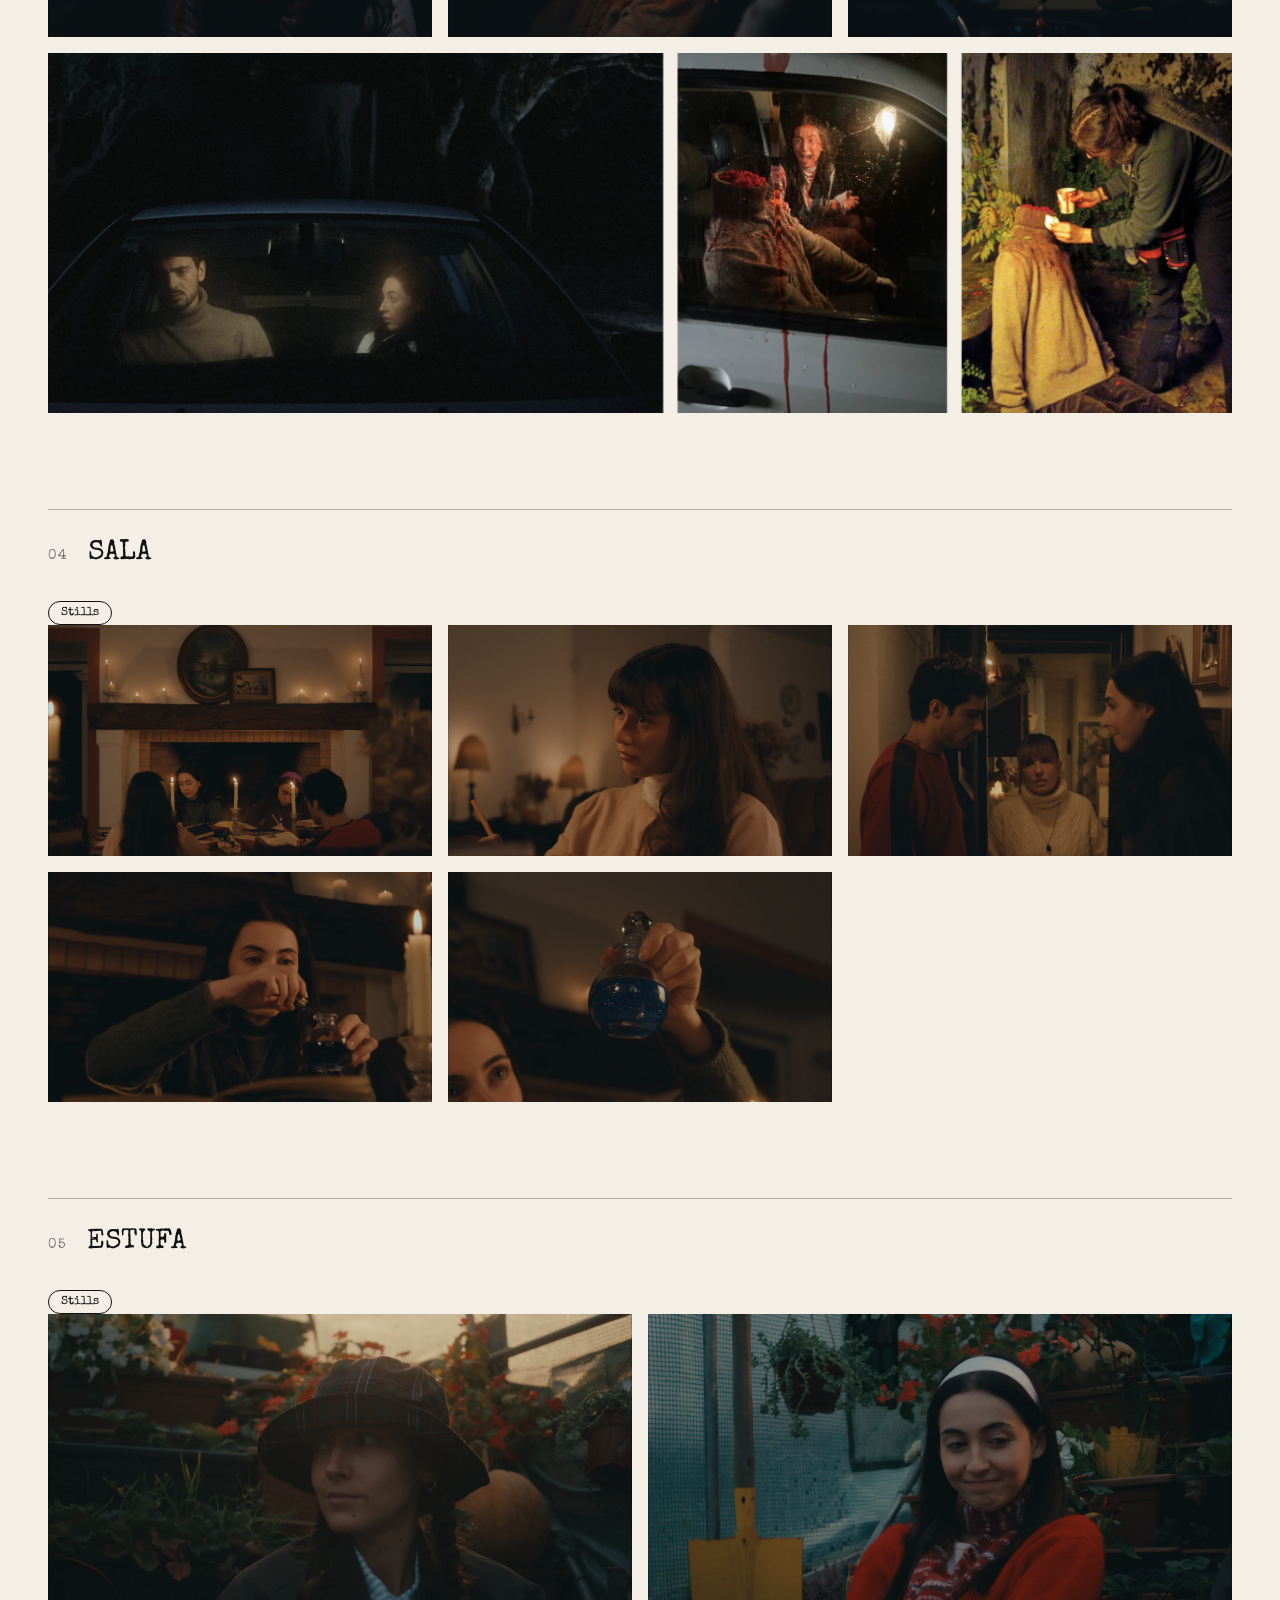
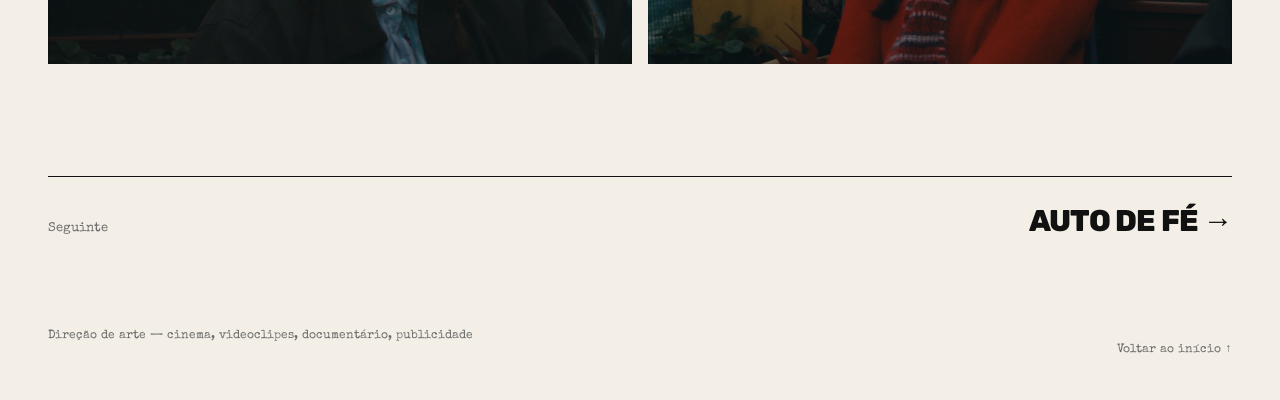
<file: se-eu-quiser-choro.html>
<!doctype html>
<html lang="pt-PT">
<head>
<meta charset="utf-8">
<meta name="viewport" content="width=device-width, initial-scale=1">
<title>Maria Flores — Se eu quiser, Choro</title>
<link rel="icon" href="data:,">

<link rel="preconnect" href="https://fonts.googleapis.com">
<link href="https://fonts.googleapis.com/css2?family=Caveat+Brush&amp;display=swap" rel="stylesheet">
<link href="https://fonts.googleapis.com/css2?family=Rubik:wght@800&amp;display=swap" rel="stylesheet">
<link href="https://fonts.googleapis.com/css2?family=Special+Elite&amp;display=swap" rel="stylesheet">
<link href="https://fonts.googleapis.com/css2?family=Cardo:wght@400;700&amp;display=swap" rel="stylesheet">
<style>
body{margin:0}
a{color:inherit;text-decoration:none}
.nl:hover{text-decoration:underline;text-decoration-color:#de5aab;text-decoration-thickness:2px;text-underline-offset:6px}
.mf{position:relative;z-index:0;transition:background-color .45s ease,color .45s ease}
.mf-light{--bg:#ffffff;--ink:#111111;--muted:#6b6b6b;--body:#2c2c2c;--line:rgba(17,17,17,.30);--band:#a9d4e6}
.mf-dark{--bg:#000000;--ink:#ecebe8;--muted:#a5a39e;--body:#d2d0cb;--line:rgba(236,235,232,.28);--band:#1d3440}
button{font:inherit;color:inherit;background:none;cursor:pointer}
.filmbg{position:fixed;top:0;left:0;right:0;bottom:0;z-index:-1;pointer-events:none;overflow:hidden}
.filmtile{position:absolute;left:0;top:0;width:100%;height:calc(100% + 4200px);background-repeat:repeat;background-size:1920px 4200px;background-position:center top;will-change:transform;animation:film-rise 190s linear infinite}
.mf-dark .filmtile{background-image:url(assets/195c46f9f25d2eacde2a236a3a179f39.svg)}
.mf-light .filmtile{background-image:url(assets/a7d337f7863a7fcd328ad513865520be.svg)}
.mf-dark .filmtile{filter:brightness(1.8) contrast(1.2)}
.mf-light .filmtile{filter:contrast(1.7) brightness(.95)}
@keyframes film-rise{from{transform:translateY(0)}to{transform:translateY(-4200px)}}
@media (prefers-reduced-motion: reduce){.filmtile{animation:none}}
@property --b0{syntax:'<color>';inherits:true;initial-value:#555555}
@property --b1{syntax:'<color>';inherits:true;initial-value:#555555}
@property --b2{syntax:'<color>';inherits:true;initial-value:#555555}
@property --b3{syntax:'<color>';inherits:true;initial-value:#555555}
@property --b4{syntax:'<color>';inherits:true;initial-value:#555555}
@property --b5{syntax:'<color>';inherits:true;initial-value:#555555}
.bar{position:fixed;top:0;bottom:0;width:24px;overflow:hidden;z-index:4;pointer-events:none;transition:--b0 1.4s ease,--b1 1.4s ease,--b2 1.4s ease,--b3 1.4s ease,--b4 1.4s ease,--b5 1.4s ease}
.bar-l{left:0}
.bar-r{right:0}
.track{position:absolute;left:0;right:0;top:0;height:calc(100% + 760px);will-change:transform}
.track-up{background-image:repeating-linear-gradient(180deg,var(--b0) 0,var(--b0) 140px,var(--b1) 140px,var(--b1) 230px,var(--b2) 230px,var(--b2) 400px,var(--b3) 400px,var(--b3) 510px,var(--b4) 510px,var(--b4) 660px,var(--b5) 660px,var(--b5) 760px);animation:bar-up 30s linear infinite}
.track-down{background-image:repeating-linear-gradient(180deg,var(--b5) 0,var(--b5) 110px,var(--b4) 110px,var(--b4) 270px,var(--b3) 270px,var(--b3) 350px,var(--b2) 350px,var(--b2) 520px,var(--b1) 520px,var(--b1) 620px,var(--b0) 620px,var(--b0) 760px);animation:bar-down 38s linear infinite}
@keyframes bar-up{from{transform:translateY(0)}to{transform:translateY(-760px)}}
@keyframes bar-down{from{transform:translateY(-760px)}to{transform:translateY(0)}}
@media (prefers-reduced-motion: reduce){.track-up,.track-down{animation:none}}
.bar{--b0:#513420;--b1:#6f4a30;--b2:#8f6a49;--b3:#aa8259;--b4:#c4a478;--b5:#dcc796}
</style>
<link rel="stylesheet" href="site.css">
</head>
<body>

<div class="mf mf-light" style="position: relative; overflow: hidden; width: 100%; min-height: 6800px; box-sizing: border-box; background: var(--bg); color: var(--ink); font-family: 'Special Elite', 'Courier New', monospace; display: flex; flex-direction: column;">

<header style="display: flex; justify-content: space-between; align-items: center; padding: 20px 48px;">
<a class="nl" href="index.html" style="font-family: 'Special Elite', cursive; font-size: 18px; padding: 8px 0;">Maria Flores</a>
<nav style="display: flex; align-items: center; gap: 32px; font-size: 15px;">
<a href="trabalhos.html" style="padding: 12px 0; text-decoration: underline; text-decoration-color: #de5aab; text-decoration-thickness: 2px; text-underline-offset: 6px;">Trabalhos</a>
<a class="nl" href="sobre.html" style="padding: 12px 0;">Sobre</a>
<a class="nl" href="sobre.html#contacto" style="padding: 12px 0;">Contacto</a>
<button data-theme-toggle aria-label="Alternar entre modo claro e modo escuro" style="min-height: 44px; padding: 0 16px; border: 1px solid var(--ink); border-radius: 999px; font-size: 14px;"></button>
</nav>
</header>

<section style="display: flex; justify-content: space-between; align-items: flex-end; flex-wrap: wrap; gap: 24px; padding: 32px 48px 40px;">
<div>
<a class="nl" href="trabalhos.html" style="display: inline-block; font-size: 13px; color: var(--muted); padding: 12px 0;">← Todos os trabalhos</a>
<h1 class="lettering" style="margin: 8px 0 0; font-family: 'Caveat Brush', cursive; font-weight: 400; font-size: 84px; line-height: 1; letter-spacing: 0.01em; color: var(--ink); filter: url(#lt);">Se eu quiser, Choro</h1>
<svg width="0" height="0" aria-hidden="true" style="position:absolute"><filter id="lt" x="-5%" y="-10%" width="110%" height="120%"><feTurbulence type="fractalNoise" baseFrequency="0.035" numOctaves="2" seed="4" result="n"></feTurbulence><feDisplacementMap in="SourceGraphic" in2="n" scale="3"></feDisplacementMap></filter></svg>

</div>
<div style="display: flex; flex-wrap: wrap; gap: 16px; align-items: center; padding-bottom: 12px;"><span style="position: relative; display: inline-block; background: #f8f5ef; color: #1c1b1a; border: 1px solid #1c1b1a; border-radius: 999px; padding: 5px 14px; font-size: 12px; line-height: 1.2;"><svg aria-hidden="true" width="20" height="20" viewBox="0 0 20 20" style="position: absolute; left: -7px; top: -7px;"><polygon points="10.1,0.9 11.0,8.7 17.2,10.1 11.0,11.2 10.0,19.3 9.0,11.3 3.0,10.1 9.0,8.7" fill="#f0e4a8" stroke="#f0e4a8" stroke-width="0.8" stroke-linejoin="round"></polygon></svg>Direção de Arte</span><span style="display: inline-block; border: 1px solid var(--ink); border-radius: 999px; padding: 5px 14px; font-size: 12px; line-height: 1.2;">Minissérie</span></div>
</section>

<section data-pal="#513420,#6f4a30,#8f6a49,#aa8259,#c4a478,#dcc796" style="padding: 0 48px; position: relative; z-index: 6;">
<div style="position: relative; z-index: 6; margin-top: 0;">
<div style="display: flex; gap: 16px; margin-top: 16px;"><div style="flex: 1.6672 1 0; min-width: 0;"><img src="assets/choro/ep1-00001.webp" alt="Duas raparigas no chão do quarto, em volta do caldeirão, com velas" loading="lazy" style="display: block; width: 100%; height: auto;"></div><div style="flex: 1.6672 1 0; min-width: 0;"><img src="assets/choro/ep1-00019.webp" alt="A mesa posta na cozinha, sob os azulejos azuis" loading="lazy" style="display: block; width: 100%; height: auto;"></div></div>
<div style="display: flex; gap: 16px; margin-top: 16px;"><div style="flex: 1.6672 1 0; min-width: 0;"><img src="assets/choro/ep2-00005.webp" alt="Rapariga a segurar o sapo diante do candelabro, numa luz roxa" loading="lazy" style="display: block; width: 100%; height: auto;"></div><div style="flex: 1.6672 1 0; min-width: 0;"><img src="assets/choro/ep4-00062.webp" alt="A mulher mais velha a acender velas numa mesa cheia delas, com a rapariga ao lado" loading="lazy" style="display: block; width: 100%; height: auto;"></div></div>
</div>
</section>
<section style="display: grid; grid-template-columns: repeat(12, minmax(0, 1fr)); column-gap: 24px; padding: 96px 48px 0;">
<div style="grid-column: 1 / span 4;"><div style="font-size: 12px; color: var(--muted); letter-spacing: 0.08em;">SINOPSE</div></div>
<div style="grid-column: 5 / span 5;"><div style="font-family: 'Cardo', Georgia, 'Times New Roman', serif; font-size: 22px; line-height: 1.4;">Odete forçou Lucy a fazer-lhe uma poção de amor, o que fez com que Lucy se transformasse num sapo. Para reverter este feitiço, Odete terá de derramar uma lágrima provocada por um desgosto amoroso.</div></div>
<div style="grid-column: 10 / span 3;"><div style="border-top: 1px solid var(--line); padding: 8px 0; font-family: 'Cardo', Georgia, 'Times New Roman', serif;"><div style="font-size: 14px; color: var(--muted);">Ano</div><div style="font-size: 16px; margin-top: 2px;">2026</div></div><div style="border-top: 1px solid var(--line); padding: 8px 0; font-family: 'Cardo', Georgia, 'Times New Roman', serif;"><div style="font-size: 14px; color: var(--muted);">Formato</div><div style="font-size: 16px; margin-top: 2px;">Minissérie</div></div><div style="border-top: 1px solid var(--line); padding: 8px 0; font-family: 'Cardo', Georgia, 'Times New Roman', serif;"><div style="font-size: 14px; color: var(--muted);">Função</div><div style="font-size: 16px; margin-top: 2px;">Direção de Arte</div></div><div style="border-top: 1px solid var(--line); padding: 8px 0; font-family: 'Cardo', Georgia, 'Times New Roman', serif;"><div style="font-size: 14px; color: var(--muted);">Realização</div><div style="font-size: 16px; margin-top: 2px;">[nome]</div></div><div style="border-top: 1px solid var(--line); padding: 8px 0; font-family: 'Cardo', Georgia, 'Times New Roman', serif;"><div style="font-size: 14px; color: var(--muted);">Fotografia</div><div style="font-size: 16px; margin-top: 2px;">[nome]</div></div><a href="https://www.rtp.pt/play/p17147/se-eu-quiser-choro" target="_blank" rel="noopener" aria-label="Ver Se eu quiser, Choro na RTP Play" style="display: inline-flex; margin-top: 24px; align-items: center; min-height: 44px; padding: 0 28px; background: var(--ink); color: var(--bg); border: 1px solid var(--ink); border-radius: 999px; font-size: 15px;">Ver</a></div>
</section>
<section data-pal="#b05b5b,#979432,#f5d35c,#83a8ca,#723b4b,#644035" style="padding: 96px 48px 0;">
<div style="display: flex; align-items: baseline; gap: 20px; border-top: 1px solid var(--line); padding-top: 28px; margin-bottom: 32px;"><span style="font-size: 14px; color: var(--muted); letter-spacing: 0.08em;">01</span><h3 style="margin: 0; font-family: 'Special Elite', cursive; font-weight: 400; font-size: 28px; line-height: 1.1;">QUARTO</h3></div>
<div><div style="margin-bottom: 12px;"><span style="display: inline-block; border: 1px solid var(--ink); border-radius: 999px; padding: 4px 12px; font-size: 12px; line-height: 1.2;">Stills</span></div><div style="position: relative; z-index: 6; margin-top: -16px;">
<div style="display: flex; gap: 16px; margin-top: 16px;"><div style="flex: 1.6672 1 0; min-width: 0;"><img src="assets/choro/ep1-00001.webp" alt="Duas raparigas sentadas no chão do quarto, em volta do caldeirão, com velas e livros à volta" loading="lazy" style="display: block; width: 100%; height: auto;"></div><div style="flex: 1.6672 1 0; min-width: 0;"><img src="assets/choro/ep1-00009.webp" alt="Rapariga ajoelhada junto da cama de colcha de margaridas, a mexer o caldeirão entre as velas" loading="lazy" style="display: block; width: 100%; height: auto;"></div><div style="flex: 1.6672 1 0; min-width: 0;"><img src="assets/choro/ep1-00011.webp" alt="Plano próximo de uma rapariga a levar uma colher de pau à boca, com velas e a colcha de margaridas atrás" loading="lazy" style="display: block; width: 100%; height: auto;"></div></div>
<div style="display: flex; gap: 16px; margin-top: 16px;"><div style="flex: 1.6672 1 0; min-width: 0;"><img src="assets/choro/ep1-00053.webp" alt="Rapariga deitada na cama, de olhos abertos, com o candeeiro de franjas atrás" loading="lazy" style="display: block; width: 100%; height: auto;"></div><div style="flex: 1.6672 1 0; min-width: 0;"><img src="assets/choro/ep2-00006.webp" alt="Vela acesa sobre cartas de tarot, numa luz rosada" loading="lazy" style="display: block; width: 100%; height: auto;"></div><div style="flex: 1.6672 1 0; min-width: 0;"><img src="assets/choro/ep2-00014.webp" alt="Rapariga sentada na cama, a agarrar a colcha aos quadrados, junto ao dossel de renda" loading="lazy" style="display: block; width: 100%; height: auto;"></div></div>
<div style="display: flex; gap: 16px; margin-top: 16px;"><div style="flex: 1.6672 1 0; min-width: 0;"><img src="assets/choro/ep2-00094.webp" alt="Rapariga a ler deitada na cama, com o candeeiro verde aceso" loading="lazy" style="display: block; width: 100%; height: auto;"></div><div style="flex: 1.6672 1 0; min-width: 0;"><img src="assets/choro/ep3-00040.webp" alt="Rapariga à secretária, entre livros, velas e um candeeiro de sal" loading="lazy" style="display: block; width: 100%; height: auto;"></div><div style="flex: 1.6672 1 0; min-width: 0;"><img src="assets/choro/ep4-00014.webp" alt="Duas mulheres junto a velas e garrafas, uma delas com a mão no peito" loading="lazy" style="display: block; width: 100%; height: auto;"></div></div>
</div></div>
<div style="margin-top: 56px;"></div><div><div style="display: grid; grid-template-columns: repeat(12, minmax(0, 1fr)); column-gap: 24px;"><div style="grid-column: 3 / span 8;"><div style="margin-bottom: 12px;"><span style="display: inline-block; border: 1px solid var(--ink); border-radius: 999px; padding: 4px 12px; font-size: 12px; line-height: 1.2;">Moodboard</span></div><div style="position: relative; z-index: 6;"><img src="assets/48e57a69083e4d4c4ee4b7cb6506121e.webp" alt="Moodboard do quarto: paleta de cor e referências de quartos acolhedores com velas, tecidos e objetos antigos" style="display: block; height: auto; width: 100%;"></div></div></div></div>
<div style="margin-top: 56px;"><div style="font-size: 12px; color: var(--muted); letter-spacing: 0.08em; margin-bottom: 14px;">PROPOSTA VISUAL</div><div style="position: relative; z-index: 6;"><img src="assets/79f3f0f1f071f5c40669eba592ef6375.webp" alt="O quarto: fotografia do espaço vazio e o resultado no filme" style="display: block; height: auto; width: 100%;"></div><div style="display: grid; grid-template-columns: 871fr 979fr; column-gap: 1.596%; padding-top: 12px;"><div><span style="display: inline-block; border: 1px solid var(--ink); border-radius: 999px; padding: 4px 12px; font-size: 12px; line-height: 1.2;">O espaço</span></div><div><span style="display: inline-block; border: 1px solid var(--ink); border-radius: 999px; padding: 4px 12px; font-size: 12px; line-height: 1.2;">No filme</span></div></div><div style="width: 46.489%; margin: 40px auto 0;"><div style="position: relative; z-index: 6;"><img src="assets/b26debebd0b37c3b0ace3974d9d7b61c.webp" alt="Desenho da proposta do quarto" style="display: block; height: auto; width: 100%;"></div><div style="padding-top: 12px;"><span style="display: inline-block; border: 1px solid var(--ink); border-radius: 999px; padding: 4px 12px; font-size: 12px; line-height: 1.2;">O desenho</span></div></div></div>
</section>
<section data-pal="#f6d47f,#bf7835,#666227,#7b2216,#61371d,#371b0c" style="padding: 96px 48px 0;">
<div style="display: flex; align-items: baseline; gap: 20px; border-top: 1px solid var(--line); padding-top: 28px; margin-bottom: 32px;"><span style="font-size: 14px; color: var(--muted); letter-spacing: 0.08em;">02</span><h3 style="margin: 0; font-family: 'Special Elite', cursive; font-weight: 400; font-size: 28px; line-height: 1.1;">COZINHA</h3></div>
<div><div style="margin-bottom: 12px;"><span style="display: inline-block; border: 1px solid var(--ink); border-radius: 999px; padding: 4px 12px; font-size: 12px; line-height: 1.2;">Stills</span></div><div style="position: relative; z-index: 6; margin-top: -16px;">
<div style="display: flex; gap: 16px; margin-top: 16px;"><div style="flex: 1.6672 1 0; min-width: 0;"><img src="assets/choro/ep1-00019.webp" alt="A mesa posta: três pessoas a jantar sob os azulejos azuis" loading="lazy" style="display: block; width: 100%; height: auto;"></div><div style="flex: 1.6672 1 0; min-width: 0;"><img src="assets/choro/ep1-00027.webp" alt="Rapariga a comer, a olhar para a câmara por cima da panela" loading="lazy" style="display: block; width: 100%; height: auto;"></div><div style="flex: 1.6672 1 0; min-width: 0;"><img src="assets/choro/ep1-00029.webp" alt="A mulher mais velha à mesa, com a mão junto à boca" loading="lazy" style="display: block; width: 100%; height: auto;"></div></div>
<div style="display: flex; gap: 16px; margin-top: 16px;"><div style="flex: 1.6672 1 0; min-width: 0;"><img src="assets/choro/ep1-00052.webp" alt="A mulher mais velha à mesa, à luz de uma vela, com a rapariga encostada ao seu ombro" loading="lazy" style="display: block; width: 100%; height: auto;"></div><div style="flex: 1.6672 1 0; min-width: 0;"><img src="assets/choro/ep2-00089.webp" alt="Rapariga sentada à mesa com um lenço vermelho ao pescoço, em frente a um relógio grande" loading="lazy" style="display: block; width: 100%; height: auto;"></div><div style="flex: 1.6672 1 0; min-width: 0;"><img src="assets/choro/ep2-00092.webp" alt="Rapariga de pé com a mão no rosto e a mulher mais velha sentada à mesa" loading="lazy" style="display: block; width: 100%; height: auto;"></div></div>
<div style="display: flex; gap: 16px; margin-top: 16px;"><div style="flex: 1.6672 1 0; min-width: 0;"><img src="assets/choro/ep3-00065.webp" alt="A mulher mais velha de camisola branca, junto ao frigorífico" loading="lazy" style="display: block; width: 100%; height: auto;"></div><div style="flex: 1.6672 1 0; min-width: 0;"><img src="assets/choro/ep3-00067.webp" alt="Rapariga de braços cruzados, junto ao aparador, com uma vela acesa" loading="lazy" style="display: block; width: 100%; height: auto;"></div><div style="flex: 1.6672 1 0; min-width: 0;"><img src="assets/choro/ep4-00052.webp" alt="A mulher mais velha de pé, em camisola de lã branca, diante dos azulejos" loading="lazy" style="display: block; width: 100%; height: auto;"></div></div>
<div style="display: flex; gap: 16px; margin-top: 16px;"><div style="flex: 1.6672 1 0; min-width: 0;"><img src="assets/choro/ep4-00057.webp" alt="Rapariga e mulher mais velha debruçadas sobre a mesa, entre velas" loading="lazy" style="display: block; width: 100%; height: auto;"></div><div style="flex: 1.6672 1 0; min-width: 0;"><img src="assets/choro/ep4-00059.webp" alt="Mão sobre um caderno antigo com desenhos de flores" loading="lazy" style="display: block; width: 100%; height: auto;"></div><div style="flex: 1.6672 1 0; min-width: 0;"><img src="assets/choro/ep4-00063.webp" alt="A mulher mais velha e a rapariga de olhos fechados, à luz das velas" loading="lazy" style="display: block; width: 100%; height: auto;"></div></div>
<div style="display: flex; gap: 16px; margin-top: 16px;"><div style="flex: 1.6672 1 0; min-width: 0;"><img src="assets/choro/ep5-00025.webp" alt="A mulher mais velha com a mão na cara, de olhar perdido" loading="lazy" style="display: block; width: 100%; height: auto;"></div><div style="flex: 1.6672 1 0; min-width: 0;"><img src="assets/choro/ep5-00026.webp" alt="Rapariga de olhos fechados, a esfregar a testa, junto à janela azul" loading="lazy" style="display: block; width: 100%; height: auto;"></div><div style="flex: 1.6672 1 0;"></div></div>
</div></div>
<div style="margin-top: 56px;"></div><div><div style="display: grid; grid-template-columns: repeat(12, minmax(0, 1fr)); column-gap: 24px;"><div style="grid-column: 3 / span 8;"><div style="margin-bottom: 12px;"><span style="display: inline-block; border: 1px solid var(--ink); border-radius: 999px; padding: 4px 12px; font-size: 12px; line-height: 1.2;">Moodboard</span></div><div style="position: relative; z-index: 6;"><img src="assets/d93c1d14b5d384d2608aaff5bac736f2.webp" alt="Moodboard da cozinha: paleta de cor e referências de ervas, frascos, loiça e cozinhas rústicas" style="display: block; height: auto; width: 100%;"></div></div></div></div>
<div style="margin-top: 56px;"><div style="font-size: 12px; color: var(--muted); letter-spacing: 0.08em; margin-bottom: 14px;">PROPOSTA VISUAL</div><div style="position: relative; z-index: 6;"><img src="assets/21596e90730147a38cf103678548c561.webp" alt="A cozinha: fotografia do espaço com o frigorífico e o resultado no filme" style="display: block; height: auto; width: 100%;"></div><div style="display: grid; grid-template-columns: 907fr 907fr; column-gap: 1.627%; padding-top: 12px;"><div><span style="display: inline-block; border: 1px solid var(--ink); border-radius: 999px; padding: 4px 12px; font-size: 12px; line-height: 1.2;">O espaço</span></div><div><span style="display: inline-block; border: 1px solid var(--ink); border-radius: 999px; padding: 4px 12px; font-size: 12px; line-height: 1.2;">No filme</span></div></div><div style="width: 49.349%; margin: 40px auto 0;"><div style="position: relative; z-index: 6;"><img src="assets/c1b2fa573fd633ec09d3bfe5282aeb1e.webp" alt="Desenho da proposta da cozinha" style="display: block; height: auto; width: 100%;"></div><div style="padding-top: 12px;"><span style="display: inline-block; border: 1px solid var(--ink); border-radius: 999px; padding: 4px 12px; font-size: 12px; line-height: 1.2;">O desenho</span></div></div></div>
</section>
<section data-pal="#eba5a6,#724b5e,#e28084,#f9e7a0,#aaab53,#795c45" style="padding: 96px 48px 0;">
<div style="display: flex; align-items: baseline; gap: 20px; border-top: 1px solid var(--line); padding-top: 28px; margin-bottom: 32px;"><span style="font-size: 14px; color: var(--muted); letter-spacing: 0.08em;">03</span><h3 style="margin: 0; font-family: 'Special Elite', cursive; font-weight: 400; font-size: 28px; line-height: 1.1;">MINI CASA DE LUCY</h3></div>
<div><div style="font-size: 12px; color: var(--muted); letter-spacing: 0.08em; margin-bottom: 14px;">PROPOSTA VISUAL</div><div style="position: relative; z-index: 6;"><img src="assets/3dd632459e9fc9a3098b99161d88ca27.webp" alt="A mini casa de Lucy: desenho da proposta com paleta e duas fotografias da casa construída" style="display: block; height: auto; width: 100%;"></div><div style="display: grid; grid-template-columns: 652fr 1036fr 1036fr; column-gap: 1.078%; padding-top: 12px;"><div><span style="display: inline-block; border: 1px solid var(--ink); border-radius: 999px; padding: 4px 12px; font-size: 12px; line-height: 1.2;">O desenho</span></div><div><span style="display: inline-block; border: 1px solid var(--ink); border-radius: 999px; padding: 4px 12px; font-size: 12px; line-height: 1.2;">A mini casa</span></div><div><span style="display: inline-block; border: 1px solid var(--ink); border-radius: 999px; padding: 4px 12px; font-size: 12px; line-height: 1.2;">Interior</span></div></div></div>
<div style="margin-top: 56px;"><div><div style="margin-bottom: 12px;"><span style="display: inline-block; border: 1px solid var(--ink); border-radius: 999px; padding: 4px 12px; font-size: 12px; line-height: 1.2;">Stills</span></div><div style="position: relative; z-index: 6; margin-top: -16px;">
<div style="display: flex; gap: 16px; margin-top: 16px;"><div style="flex: 1.6672 1 0; min-width: 0;"><img src="assets/choro/ep2-00015.webp" alt="O sapo entre musgo, junto a um baú" loading="lazy" style="display: block; width: 100%; height: auto;"></div><div style="flex: 1.6672 1 0; min-width: 0;"><img src="assets/choro/ep2-00016.webp" alt="Rapariga a olhar, sorridente, para o terrário do sapo" loading="lazy" style="display: block; width: 100%; height: auto;"></div><div style="flex: 1.6672 1 0; min-width: 0;"><img src="assets/choro/ep3-00074.webp" alt="Rapaz a olhar para o terrário, numa luz vermelha" loading="lazy" style="display: block; width: 100%; height: auto;"></div></div>
</div></div></div>
<div style="padding-top: 48px;"><div style="position: relative; z-index: 6; margin-top: -16px;">
<div style="display: flex; gap: 16px; margin-top: 16px;"><div style="flex: 1.6672 1 0; min-width: 0;"><img src="assets/choro/ep1-00038.webp" alt="Rapariga com sangue no rosto, dentro do carro, de olhos arregalados" loading="lazy" style="display: block; width: 100%; height: auto;"></div><div style="flex: 1.6672 1 0; min-width: 0;"><img src="assets/choro/ep1-00039.webp" alt="Plano escuro de uma figura ensanguentada, vista de lado" loading="lazy" style="display: block; width: 100%; height: auto;"></div><div style="flex: 1.6672 1 0; min-width: 0;"><img src="assets/choro/ep1-00072.webp" alt="Rapariga e rapaz frente a frente, dentro do carro" loading="lazy" style="display: block; width: 100%; height: auto;"></div></div>
</div></div>
<div style="margin-top: 16px;"><div style="position: relative; z-index: 6;"><img src="assets/536a229cef5a9b520bc44d6f82f1799d.webp" alt="Três imagens: dois no carro à noite, uma mulher ensanguentada à janela do carro e a equipa a preparar um boneco com bagas nos bastidores" style="display: block; height: auto; width: 100%;"></div></div>
</section>
<section data-pal="#0D1213,#171514,#241914,#34251B,#543925,#715034" style="padding: 96px 48px 0;">
<div style="display: flex; align-items: baseline; gap: 20px; border-top: 1px solid var(--line); padding-top: 28px; margin-bottom: 32px;"><span style="font-size: 14px; color: var(--muted); letter-spacing: 0.08em;">04</span><h3 style="margin: 0; font-family: 'Special Elite', cursive; font-weight: 400; font-size: 28px; line-height: 1.1;">SALA</h3></div>
<div><div style="margin-bottom: 12px;"><span style="display: inline-block; border: 1px solid var(--ink); border-radius: 999px; padding: 4px 12px; font-size: 12px; line-height: 1.2;">Stills</span></div><div style="position: relative; z-index: 6; margin-top: -16px;">
<div style="display: flex; gap: 16px; margin-top: 16px;"><div style="flex: 1.6672 1 0; min-width: 0;"><img src="assets/choro/ep3-00049.webp" alt="Quatro pessoas à volta da mesa, à luz de velas, diante da lareira" loading="lazy" style="display: block; width: 100%; height: auto;"></div><div style="flex: 1.6672 1 0; min-width: 0;"><img src="assets/choro/ep3-00051.webp" alt="Rapariga de franja, de perfil, numa sala com candeeiros acesos" loading="lazy" style="display: block; width: 100%; height: auto;"></div><div style="flex: 1.6672 1 0; min-width: 0;"><img src="assets/choro/ep3-00060.webp" alt="Três personagens num corredor: um rapaz, a mulher mais velha e uma rapariga" loading="lazy" style="display: block; width: 100%; height: auto;"></div></div>
<div style="display: flex; gap: 16px; margin-top: 16px;"><div style="flex: 1.6672 1 0; min-width: 0;"><img src="assets/choro/ep4-00019.webp" alt="Rapariga a deitar um líquido num frasco, ao lado de uma vela" loading="lazy" style="display: block; width: 100%; height: auto;"></div><div style="flex: 1.6672 1 0; min-width: 0;"><img src="assets/choro/ep4-00021.webp" alt="Rapariga a olhar para um frasco de vidro com líquido azul brilhante" loading="lazy" style="display: block; width: 100%; height: auto;"></div><div style="flex: 1.6672 1 0;"></div></div>
</div></div>
</section>
<section data-pal="#0E1414,#151816,#311914,#282620,#373A31,#626559" style="padding: 96px 48px 0;">
<div style="display: flex; align-items: baseline; gap: 20px; border-top: 1px solid var(--line); padding-top: 28px; margin-bottom: 32px;"><span style="font-size: 14px; color: var(--muted); letter-spacing: 0.08em;">05</span><h3 style="margin: 0; font-family: 'Special Elite', cursive; font-weight: 400; font-size: 28px; line-height: 1.1;">ESTUFA</h3></div>
<div><div style="margin-bottom: 12px;"><span style="display: inline-block; border: 1px solid var(--ink); border-radius: 999px; padding: 4px 12px; font-size: 12px; line-height: 1.2;">Stills</span></div><div style="position: relative; z-index: 6; margin-top: -16px;">
<div style="display: flex; gap: 16px; margin-top: 16px;"><div style="flex: 1.6672 1 0; min-width: 0;"><img src="assets/choro/ep3-00009.webp" alt="Mulher de chapéu axadrezado entre vasos de flores na estufa" loading="lazy" style="display: block; width: 100%; height: auto;"></div><div style="flex: 1.6672 1 0; min-width: 0;"><img src="assets/choro/ep3-00011.webp" alt="Rapariga a sorrir de lado, de lenço aos quadrados, na estufa" loading="lazy" style="display: block; width: 100%; height: auto;"></div></div>
</div></div>
</section>
<section style="padding: 112px 48px 0;">
<a class="nl" href="auto-de-fe.html" style="display: flex; justify-content: space-between; align-items: baseline; gap: 24px; border-top: 1px solid var(--ink); padding: 28px 0;">
<span style="font-size: 13px; color: var(--muted);">Seguinte</span>
<span style="font-family: 'Rubik', 'Arial Rounded MT Bold', sans-serif; font-weight: 800; letter-spacing: -0.03em; font-size: 30px; line-height: 1.1; text-align: right;">AUTO DE FÉ →</span>
</a>
</section>

<footer style="display: flex; justify-content: space-between; padding: 64px 48px 32px; font-size: 12px; color: var(--muted);">
<span>Direção de arte — cinema, videoclipes, documentário, publicidade</span>
<a class="nl" href="index.html" style="padding: 12px 0;">Voltar ao início ↑</a>
</footer>

<div class="filmbg" aria-hidden="true"><div class="filmtile"></div></div>
<div class="bar bar-l" aria-hidden="true"><div class="track track-up"><div style="position:absolute;left:0;right:0;height:760px;top:0px;"><span style="position:absolute;left:0;width:24px;top:0px;height:140px;display:flex;align-items:center;justify-content:center;font-size:6px;line-height:1;letter-spacing:.06em;font-weight:400;color:rgba(255,255,255,.82);text-shadow:0 0 1px rgba(0,0,0,.35);writing-mode:vertical-rl;white-space:nowrap;" data-lab="0"></span><span style="position:absolute;left:0;width:24px;top:140px;height:90px;display:flex;align-items:center;justify-content:center;font-size:6px;line-height:1;letter-spacing:.06em;font-weight:400;color:rgba(255,255,255,.82);text-shadow:0 0 1px rgba(0,0,0,.35);writing-mode:vertical-rl;white-space:nowrap;" data-lab="1"></span><span style="position:absolute;left:0;width:24px;top:230px;height:170px;display:flex;align-items:center;justify-content:center;font-size:6px;line-height:1;letter-spacing:.06em;font-weight:400;color:rgba(255,255,255,.82);text-shadow:0 0 1px rgba(0,0,0,.35);writing-mode:vertical-rl;white-space:nowrap;" data-lab="2"></span><span style="position:absolute;left:0;width:24px;top:400px;height:110px;display:flex;align-items:center;justify-content:center;font-size:6px;line-height:1;letter-spacing:.06em;font-weight:400;color:rgba(255,255,255,.82);text-shadow:0 0 1px rgba(0,0,0,.35);writing-mode:vertical-rl;white-space:nowrap;" data-lab="3"></span><span style="position:absolute;left:0;width:24px;top:510px;height:150px;display:flex;align-items:center;justify-content:center;font-size:6px;line-height:1;letter-spacing:.06em;font-weight:400;color:rgba(255,255,255,.82);text-shadow:0 0 1px rgba(0,0,0,.35);writing-mode:vertical-rl;white-space:nowrap;" data-lab="4"></span><span style="position:absolute;left:0;width:24px;top:660px;height:100px;display:flex;align-items:center;justify-content:center;font-size:6px;line-height:1;letter-spacing:.06em;font-weight:400;color:rgba(255,255,255,.82);text-shadow:0 0 1px rgba(0,0,0,.35);writing-mode:vertical-rl;white-space:nowrap;" data-lab="5"></span></div><div style="position:absolute;left:0;right:0;height:760px;top:760px;"><span style="position:absolute;left:0;width:24px;top:0px;height:140px;display:flex;align-items:center;justify-content:center;font-size:6px;line-height:1;letter-spacing:.06em;font-weight:400;color:rgba(255,255,255,.82);text-shadow:0 0 1px rgba(0,0,0,.35);writing-mode:vertical-rl;white-space:nowrap;" data-lab="0"></span><span style="position:absolute;left:0;width:24px;top:140px;height:90px;display:flex;align-items:center;justify-content:center;font-size:6px;line-height:1;letter-spacing:.06em;font-weight:400;color:rgba(255,255,255,.82);text-shadow:0 0 1px rgba(0,0,0,.35);writing-mode:vertical-rl;white-space:nowrap;" data-lab="1"></span><span style="position:absolute;left:0;width:24px;top:230px;height:170px;display:flex;align-items:center;justify-content:center;font-size:6px;line-height:1;letter-spacing:.06em;font-weight:400;color:rgba(255,255,255,.82);text-shadow:0 0 1px rgba(0,0,0,.35);writing-mode:vertical-rl;white-space:nowrap;" data-lab="2"></span><span style="position:absolute;left:0;width:24px;top:400px;height:110px;display:flex;align-items:center;justify-content:center;font-size:6px;line-height:1;letter-spacing:.06em;font-weight:400;color:rgba(255,255,255,.82);text-shadow:0 0 1px rgba(0,0,0,.35);writing-mode:vertical-rl;white-space:nowrap;" data-lab="3"></span><span style="position:absolute;left:0;width:24px;top:510px;height:150px;display:flex;align-items:center;justify-content:center;font-size:6px;line-height:1;letter-spacing:.06em;font-weight:400;color:rgba(255,255,255,.82);text-shadow:0 0 1px rgba(0,0,0,.35);writing-mode:vertical-rl;white-space:nowrap;" data-lab="4"></span><span style="position:absolute;left:0;width:24px;top:660px;height:100px;display:flex;align-items:center;justify-content:center;font-size:6px;line-height:1;letter-spacing:.06em;font-weight:400;color:rgba(255,255,255,.82);text-shadow:0 0 1px rgba(0,0,0,.35);writing-mode:vertical-rl;white-space:nowrap;" data-lab="5"></span></div><div style="position:absolute;left:0;right:0;height:760px;top:1520px;"><span style="position:absolute;left:0;width:24px;top:0px;height:140px;display:flex;align-items:center;justify-content:center;font-size:6px;line-height:1;letter-spacing:.06em;font-weight:400;color:rgba(255,255,255,.82);text-shadow:0 0 1px rgba(0,0,0,.35);writing-mode:vertical-rl;white-space:nowrap;" data-lab="0"></span><span style="position:absolute;left:0;width:24px;top:140px;height:90px;display:flex;align-items:center;justify-content:center;font-size:6px;line-height:1;letter-spacing:.06em;font-weight:400;color:rgba(255,255,255,.82);text-shadow:0 0 1px rgba(0,0,0,.35);writing-mode:vertical-rl;white-space:nowrap;" data-lab="1"></span><span style="position:absolute;left:0;width:24px;top:230px;height:170px;display:flex;align-items:center;justify-content:center;font-size:6px;line-height:1;letter-spacing:.06em;font-weight:400;color:rgba(255,255,255,.82);text-shadow:0 0 1px rgba(0,0,0,.35);writing-mode:vertical-rl;white-space:nowrap;" data-lab="2"></span><span style="position:absolute;left:0;width:24px;top:400px;height:110px;display:flex;align-items:center;justify-content:center;font-size:6px;line-height:1;letter-spacing:.06em;font-weight:400;color:rgba(255,255,255,.82);text-shadow:0 0 1px rgba(0,0,0,.35);writing-mode:vertical-rl;white-space:nowrap;" data-lab="3"></span><span style="position:absolute;left:0;width:24px;top:510px;height:150px;display:flex;align-items:center;justify-content:center;font-size:6px;line-height:1;letter-spacing:.06em;font-weight:400;color:rgba(255,255,255,.82);text-shadow:0 0 1px rgba(0,0,0,.35);writing-mode:vertical-rl;white-space:nowrap;" data-lab="4"></span><span style="position:absolute;left:0;width:24px;top:660px;height:100px;display:flex;align-items:center;justify-content:center;font-size:6px;line-height:1;letter-spacing:.06em;font-weight:400;color:rgba(255,255,255,.82);text-shadow:0 0 1px rgba(0,0,0,.35);writing-mode:vertical-rl;white-space:nowrap;" data-lab="5"></span></div><div style="position:absolute;left:0;right:0;height:760px;top:2280px;"><span style="position:absolute;left:0;width:24px;top:0px;height:140px;display:flex;align-items:center;justify-content:center;font-size:6px;line-height:1;letter-spacing:.06em;font-weight:400;color:rgba(255,255,255,.82);text-shadow:0 0 1px rgba(0,0,0,.35);writing-mode:vertical-rl;white-space:nowrap;" data-lab="0"></span><span style="position:absolute;left:0;width:24px;top:140px;height:90px;display:flex;align-items:center;justify-content:center;font-size:6px;line-height:1;letter-spacing:.06em;font-weight:400;color:rgba(255,255,255,.82);text-shadow:0 0 1px rgba(0,0,0,.35);writing-mode:vertical-rl;white-space:nowrap;" data-lab="1"></span><span style="position:absolute;left:0;width:24px;top:230px;height:170px;display:flex;align-items:center;justify-content:center;font-size:6px;line-height:1;letter-spacing:.06em;font-weight:400;color:rgba(255,255,255,.82);text-shadow:0 0 1px rgba(0,0,0,.35);writing-mode:vertical-rl;white-space:nowrap;" data-lab="2"></span><span style="position:absolute;left:0;width:24px;top:400px;height:110px;display:flex;align-items:center;justify-content:center;font-size:6px;line-height:1;letter-spacing:.06em;font-weight:400;color:rgba(255,255,255,.82);text-shadow:0 0 1px rgba(0,0,0,.35);writing-mode:vertical-rl;white-space:nowrap;" data-lab="3"></span><span style="position:absolute;left:0;width:24px;top:510px;height:150px;display:flex;align-items:center;justify-content:center;font-size:6px;line-height:1;letter-spacing:.06em;font-weight:400;color:rgba(255,255,255,.82);text-shadow:0 0 1px rgba(0,0,0,.35);writing-mode:vertical-rl;white-space:nowrap;" data-lab="4"></span><span style="position:absolute;left:0;width:24px;top:660px;height:100px;display:flex;align-items:center;justify-content:center;font-size:6px;line-height:1;letter-spacing:.06em;font-weight:400;color:rgba(255,255,255,.82);text-shadow:0 0 1px rgba(0,0,0,.35);writing-mode:vertical-rl;white-space:nowrap;" data-lab="5"></span></div></div></div>
<div class="bar bar-r" aria-hidden="true"><div class="track track-down"><div style="position:absolute;left:0;right:0;height:760px;top:0px;"><span style="position:absolute;left:0;width:24px;top:0px;height:110px;display:flex;align-items:center;justify-content:center;font-size:6px;line-height:1;letter-spacing:.06em;font-weight:400;color:rgba(255,255,255,.82);text-shadow:0 0 1px rgba(0,0,0,.35);writing-mode:vertical-rl;white-space:nowrap;" data-lab="5"></span><span style="position:absolute;left:0;width:24px;top:110px;height:160px;display:flex;align-items:center;justify-content:center;font-size:6px;line-height:1;letter-spacing:.06em;font-weight:400;color:rgba(255,255,255,.82);text-shadow:0 0 1px rgba(0,0,0,.35);writing-mode:vertical-rl;white-space:nowrap;" data-lab="4"></span><span style="position:absolute;left:0;width:24px;top:270px;height:80px;display:flex;align-items:center;justify-content:center;font-size:6px;line-height:1;letter-spacing:.06em;font-weight:400;color:rgba(255,255,255,.82);text-shadow:0 0 1px rgba(0,0,0,.35);writing-mode:vertical-rl;white-space:nowrap;" data-lab="3"></span><span style="position:absolute;left:0;width:24px;top:350px;height:170px;display:flex;align-items:center;justify-content:center;font-size:6px;line-height:1;letter-spacing:.06em;font-weight:400;color:rgba(255,255,255,.82);text-shadow:0 0 1px rgba(0,0,0,.35);writing-mode:vertical-rl;white-space:nowrap;" data-lab="2"></span><span style="position:absolute;left:0;width:24px;top:520px;height:100px;display:flex;align-items:center;justify-content:center;font-size:6px;line-height:1;letter-spacing:.06em;font-weight:400;color:rgba(255,255,255,.82);text-shadow:0 0 1px rgba(0,0,0,.35);writing-mode:vertical-rl;white-space:nowrap;" data-lab="1"></span><span style="position:absolute;left:0;width:24px;top:620px;height:140px;display:flex;align-items:center;justify-content:center;font-size:6px;line-height:1;letter-spacing:.06em;font-weight:400;color:rgba(255,255,255,.82);text-shadow:0 0 1px rgba(0,0,0,.35);writing-mode:vertical-rl;white-space:nowrap;" data-lab="0"></span></div><div style="position:absolute;left:0;right:0;height:760px;top:760px;"><span style="position:absolute;left:0;width:24px;top:0px;height:110px;display:flex;align-items:center;justify-content:center;font-size:6px;line-height:1;letter-spacing:.06em;font-weight:400;color:rgba(255,255,255,.82);text-shadow:0 0 1px rgba(0,0,0,.35);writing-mode:vertical-rl;white-space:nowrap;" data-lab="5"></span><span style="position:absolute;left:0;width:24px;top:110px;height:160px;display:flex;align-items:center;justify-content:center;font-size:6px;line-height:1;letter-spacing:.06em;font-weight:400;color:rgba(255,255,255,.82);text-shadow:0 0 1px rgba(0,0,0,.35);writing-mode:vertical-rl;white-space:nowrap;" data-lab="4"></span><span style="position:absolute;left:0;width:24px;top:270px;height:80px;display:flex;align-items:center;justify-content:center;font-size:6px;line-height:1;letter-spacing:.06em;font-weight:400;color:rgba(255,255,255,.82);text-shadow:0 0 1px rgba(0,0,0,.35);writing-mode:vertical-rl;white-space:nowrap;" data-lab="3"></span><span style="position:absolute;left:0;width:24px;top:350px;height:170px;display:flex;align-items:center;justify-content:center;font-size:6px;line-height:1;letter-spacing:.06em;font-weight:400;color:rgba(255,255,255,.82);text-shadow:0 0 1px rgba(0,0,0,.35);writing-mode:vertical-rl;white-space:nowrap;" data-lab="2"></span><span style="position:absolute;left:0;width:24px;top:520px;height:100px;display:flex;align-items:center;justify-content:center;font-size:6px;line-height:1;letter-spacing:.06em;font-weight:400;color:rgba(255,255,255,.82);text-shadow:0 0 1px rgba(0,0,0,.35);writing-mode:vertical-rl;white-space:nowrap;" data-lab="1"></span><span style="position:absolute;left:0;width:24px;top:620px;height:140px;display:flex;align-items:center;justify-content:center;font-size:6px;line-height:1;letter-spacing:.06em;font-weight:400;color:rgba(255,255,255,.82);text-shadow:0 0 1px rgba(0,0,0,.35);writing-mode:vertical-rl;white-space:nowrap;" data-lab="0"></span></div><div style="position:absolute;left:0;right:0;height:760px;top:1520px;"><span style="position:absolute;left:0;width:24px;top:0px;height:110px;display:flex;align-items:center;justify-content:center;font-size:6px;line-height:1;letter-spacing:.06em;font-weight:400;color:rgba(255,255,255,.82);text-shadow:0 0 1px rgba(0,0,0,.35);writing-mode:vertical-rl;white-space:nowrap;" data-lab="5"></span><span style="position:absolute;left:0;width:24px;top:110px;height:160px;display:flex;align-items:center;justify-content:center;font-size:6px;line-height:1;letter-spacing:.06em;font-weight:400;color:rgba(255,255,255,.82);text-shadow:0 0 1px rgba(0,0,0,.35);writing-mode:vertical-rl;white-space:nowrap;" data-lab="4"></span><span style="position:absolute;left:0;width:24px;top:270px;height:80px;display:flex;align-items:center;justify-content:center;font-size:6px;line-height:1;letter-spacing:.06em;font-weight:400;color:rgba(255,255,255,.82);text-shadow:0 0 1px rgba(0,0,0,.35);writing-mode:vertical-rl;white-space:nowrap;" data-lab="3"></span><span style="position:absolute;left:0;width:24px;top:350px;height:170px;display:flex;align-items:center;justify-content:center;font-size:6px;line-height:1;letter-spacing:.06em;font-weight:400;color:rgba(255,255,255,.82);text-shadow:0 0 1px rgba(0,0,0,.35);writing-mode:vertical-rl;white-space:nowrap;" data-lab="2"></span><span style="position:absolute;left:0;width:24px;top:520px;height:100px;display:flex;align-items:center;justify-content:center;font-size:6px;line-height:1;letter-spacing:.06em;font-weight:400;color:rgba(255,255,255,.82);text-shadow:0 0 1px rgba(0,0,0,.35);writing-mode:vertical-rl;white-space:nowrap;" data-lab="1"></span><span style="position:absolute;left:0;width:24px;top:620px;height:140px;display:flex;align-items:center;justify-content:center;font-size:6px;line-height:1;letter-spacing:.06em;font-weight:400;color:rgba(255,255,255,.82);text-shadow:0 0 1px rgba(0,0,0,.35);writing-mode:vertical-rl;white-space:nowrap;" data-lab="0"></span></div><div style="position:absolute;left:0;right:0;height:760px;top:2280px;"><span style="position:absolute;left:0;width:24px;top:0px;height:110px;display:flex;align-items:center;justify-content:center;font-size:6px;line-height:1;letter-spacing:.06em;font-weight:400;color:rgba(255,255,255,.82);text-shadow:0 0 1px rgba(0,0,0,.35);writing-mode:vertical-rl;white-space:nowrap;" data-lab="5"></span><span style="position:absolute;left:0;width:24px;top:110px;height:160px;display:flex;align-items:center;justify-content:center;font-size:6px;line-height:1;letter-spacing:.06em;font-weight:400;color:rgba(255,255,255,.82);text-shadow:0 0 1px rgba(0,0,0,.35);writing-mode:vertical-rl;white-space:nowrap;" data-lab="4"></span><span style="position:absolute;left:0;width:24px;top:270px;height:80px;display:flex;align-items:center;justify-content:center;font-size:6px;line-height:1;letter-spacing:.06em;font-weight:400;color:rgba(255,255,255,.82);text-shadow:0 0 1px rgba(0,0,0,.35);writing-mode:vertical-rl;white-space:nowrap;" data-lab="3"></span><span style="position:absolute;left:0;width:24px;top:350px;height:170px;display:flex;align-items:center;justify-content:center;font-size:6px;line-height:1;letter-spacing:.06em;font-weight:400;color:rgba(255,255,255,.82);text-shadow:0 0 1px rgba(0,0,0,.35);writing-mode:vertical-rl;white-space:nowrap;" data-lab="2"></span><span style="position:absolute;left:0;width:24px;top:520px;height:100px;display:flex;align-items:center;justify-content:center;font-size:6px;line-height:1;letter-spacing:.06em;font-weight:400;color:rgba(255,255,255,.82);text-shadow:0 0 1px rgba(0,0,0,.35);writing-mode:vertical-rl;white-space:nowrap;" data-lab="1"></span><span style="position:absolute;left:0;width:24px;top:620px;height:140px;display:flex;align-items:center;justify-content:center;font-size:6px;line-height:1;letter-spacing:.06em;font-weight:400;color:rgba(255,255,255,.82);text-shadow:0 0 1px rgba(0,0,0,.35);writing-mode:vertical-rl;white-space:nowrap;" data-lab="0"></span></div></div></div>
</div>
<script src="site.js"></script>
</body>
</html>
</file>
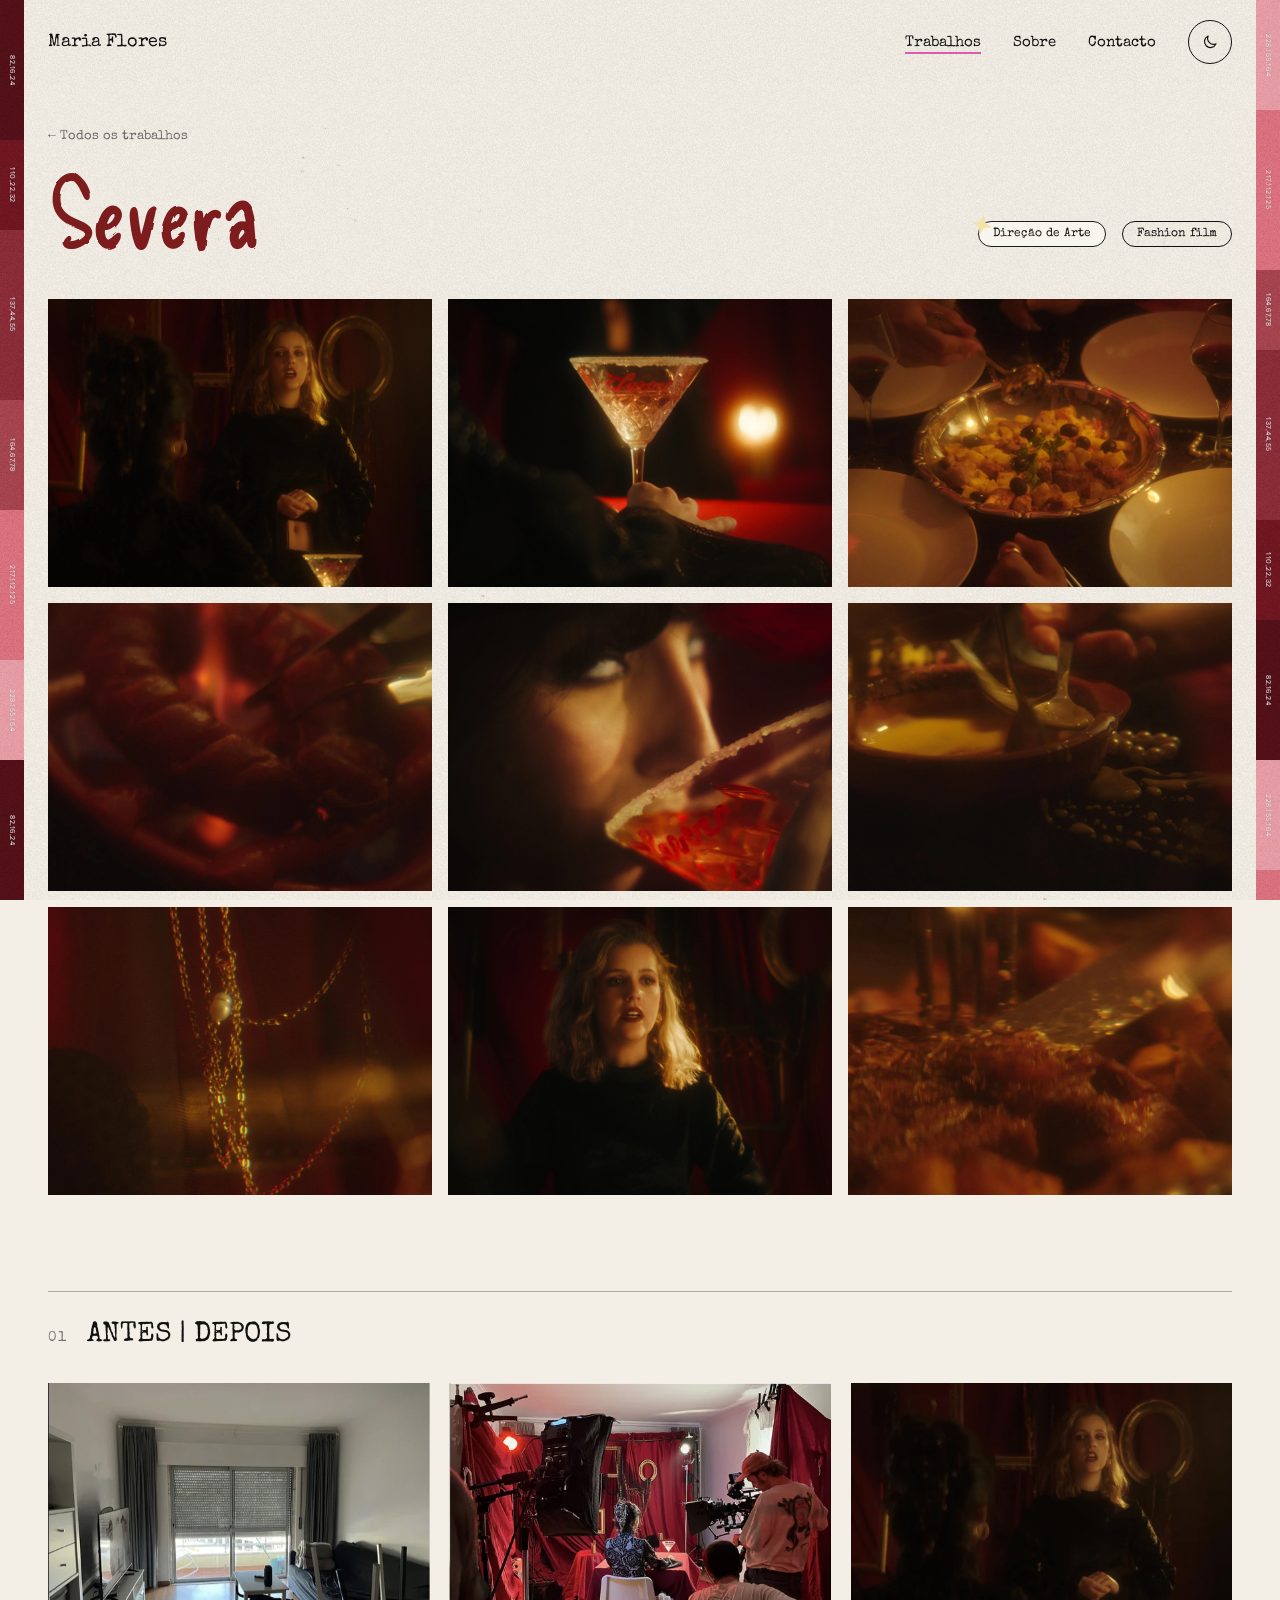
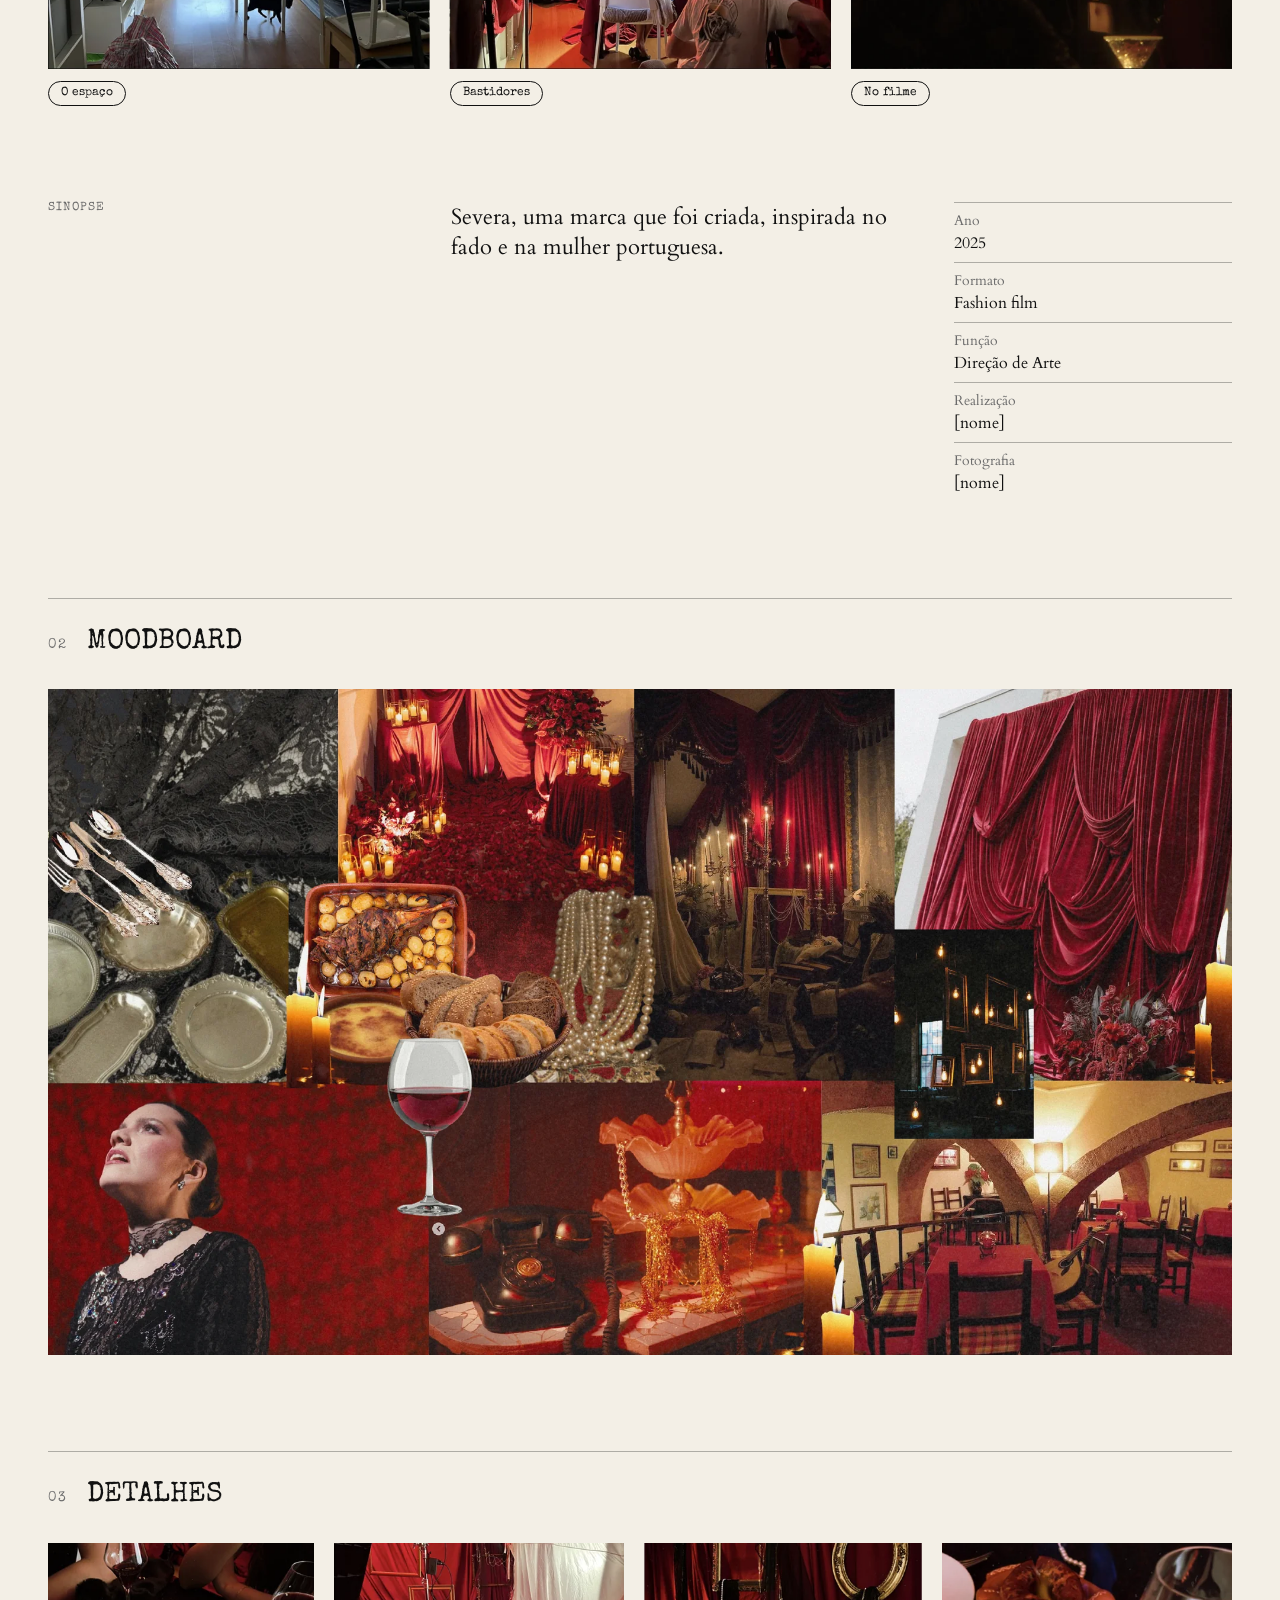
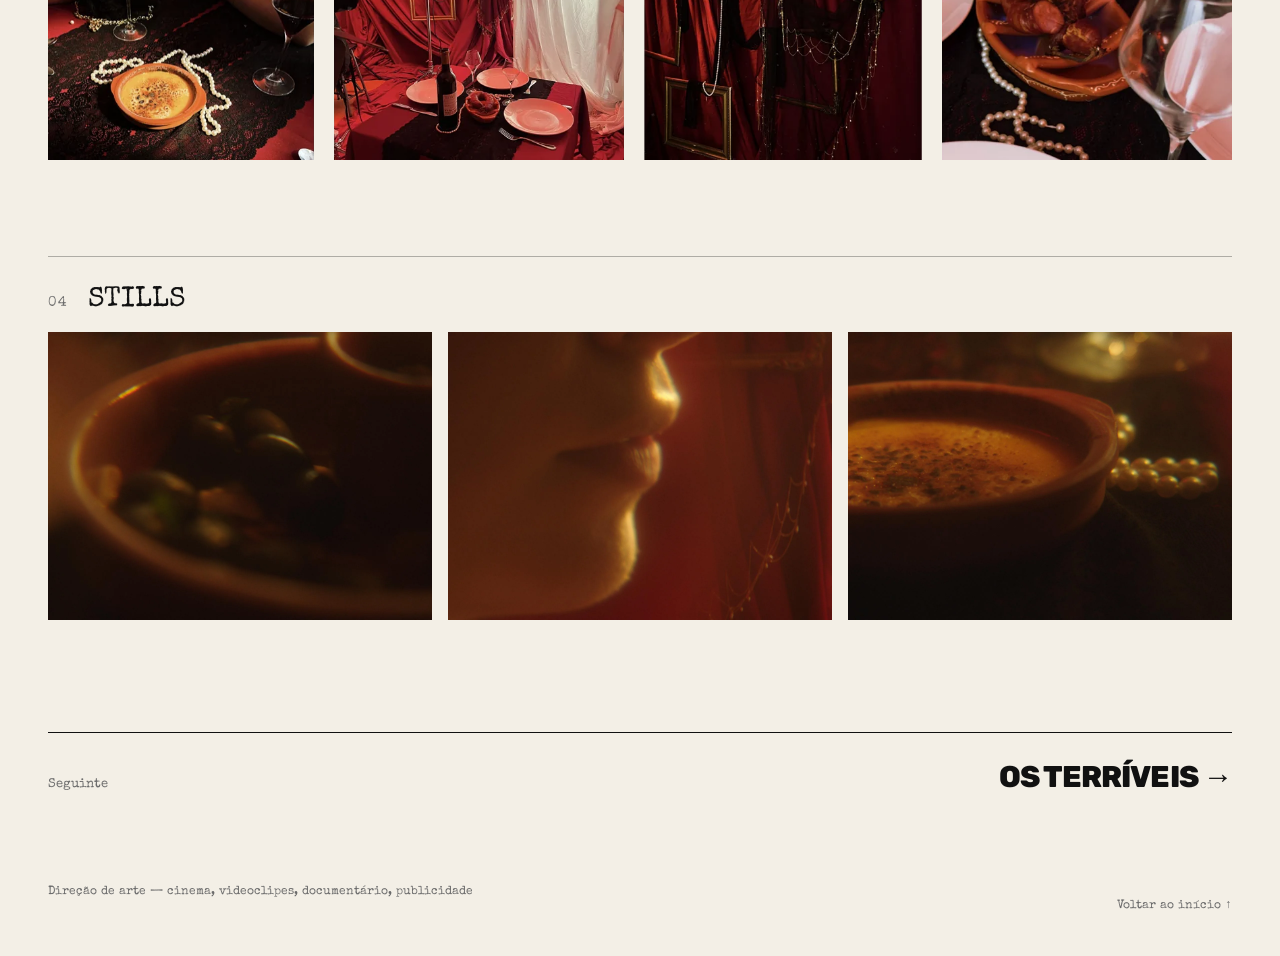
<file: severa.html>
<!doctype html>
<html lang="pt-PT">
<head>
<meta charset="utf-8">
<meta name="viewport" content="width=device-width, initial-scale=1">
<title>Maria Flores — Severa</title>
<link rel="icon" href="data:,">

<link rel="preconnect" href="https://fonts.googleapis.com">
<link href="https://fonts.googleapis.com/css2?family=Delicious+Handrawn&amp;display=swap" rel="stylesheet">
<link href="https://fonts.googleapis.com/css2?family=Rubik:wght@800&amp;display=swap" rel="stylesheet">
<link href="https://fonts.googleapis.com/css2?family=Special+Elite&amp;display=swap" rel="stylesheet">
<link href="https://fonts.googleapis.com/css2?family=Cardo:wght@400;700&amp;display=swap" rel="stylesheet">
<style>
body{margin:0}
a{color:inherit;text-decoration:none}
.nl:hover{text-decoration:underline;text-decoration-color:#de5aab;text-decoration-thickness:2px;text-underline-offset:6px}
.mf{position:relative;z-index:0;transition:background-color .45s ease,color .45s ease}
.mf-light{--bg:#ffffff;--ink:#111111;--muted:#6b6b6b;--body:#2c2c2c;--line:rgba(17,17,17,.30);--band:#a9d4e6}
.mf-dark{--bg:#000000;--ink:#ecebe8;--muted:#a5a39e;--body:#d2d0cb;--line:rgba(236,235,232,.28);--band:#1d3440}
button{font:inherit;color:inherit;background:none;cursor:pointer}
.filmbg{position:fixed;top:0;left:0;right:0;bottom:0;z-index:-1;pointer-events:none;overflow:hidden}
.filmtile{position:absolute;left:0;top:0;width:100%;height:calc(100% + 4200px);background-repeat:repeat;background-size:1920px 4200px;background-position:center top;will-change:transform;animation:film-rise 190s linear infinite}
.mf-dark .filmtile{background-image:url(assets/195c46f9f25d2eacde2a236a3a179f39.svg)}
.mf-light .filmtile{background-image:url(assets/a7d337f7863a7fcd328ad513865520be.svg)}
.mf-dark .filmtile{filter:brightness(1.8) contrast(1.2)}
.mf-light .filmtile{filter:contrast(1.7) brightness(.95)}
@keyframes film-rise{from{transform:translateY(0)}to{transform:translateY(-4200px)}}
@media (prefers-reduced-motion: reduce){.filmtile{animation:none}}
@property --b0{syntax:'<color>';inherits:true;initial-value:#555555}
@property --b1{syntax:'<color>';inherits:true;initial-value:#555555}
@property --b2{syntax:'<color>';inherits:true;initial-value:#555555}
@property --b3{syntax:'<color>';inherits:true;initial-value:#555555}
@property --b4{syntax:'<color>';inherits:true;initial-value:#555555}
@property --b5{syntax:'<color>';inherits:true;initial-value:#555555}
.bar{position:fixed;top:0;bottom:0;width:24px;overflow:hidden;z-index:4;pointer-events:none;transition:--b0 1.4s ease,--b1 1.4s ease,--b2 1.4s ease,--b3 1.4s ease,--b4 1.4s ease,--b5 1.4s ease}
.bar-l{left:0}
.bar-r{right:0}
.track{position:absolute;left:0;right:0;top:0;height:calc(100% + 760px);will-change:transform}
.track-up{background-image:repeating-linear-gradient(180deg,var(--b0) 0,var(--b0) 140px,var(--b1) 140px,var(--b1) 230px,var(--b2) 230px,var(--b2) 400px,var(--b3) 400px,var(--b3) 510px,var(--b4) 510px,var(--b4) 660px,var(--b5) 660px,var(--b5) 760px);animation:bar-up 30s linear infinite}
.track-down{background-image:repeating-linear-gradient(180deg,var(--b5) 0,var(--b5) 110px,var(--b4) 110px,var(--b4) 270px,var(--b3) 270px,var(--b3) 350px,var(--b2) 350px,var(--b2) 520px,var(--b1) 520px,var(--b1) 620px,var(--b0) 620px,var(--b0) 760px);animation:bar-down 38s linear infinite}
@keyframes bar-up{from{transform:translateY(0)}to{transform:translateY(-760px)}}
@keyframes bar-down{from{transform:translateY(-760px)}to{transform:translateY(0)}}
@media (prefers-reduced-motion: reduce){.track-up,.track-down{animation:none}}
.bar{--b0:#521018;--b1:#6e1620;--b2:#892c37;--b3:#a4434e;--b4:#d9707d;--b5:#e49ba4}
.mf-light{--sev:#7d1a1f}.mf-dark{--sev:#d9707d}
</style>
<link rel="stylesheet" href="site.css">
</head>
<body>

<div class="mf mf-light" style="position: relative; overflow: hidden; width: 100%; min-height: 2300px; box-sizing: border-box; background: var(--bg); color: var(--ink); font-family: 'Special Elite', 'Courier New', monospace; display: flex; flex-direction: column;">

<header style="display: flex; justify-content: space-between; align-items: center; padding: 20px 48px;">
<a class="nl" href="index.html" style="font-family: 'Special Elite', cursive; font-size: 18px; padding: 8px 0;">Maria Flores</a>
<nav style="display: flex; align-items: center; gap: 32px; font-size: 15px;">
<a href="trabalhos.html" style="padding: 12px 0; text-decoration: underline; text-decoration-color: #de5aab; text-decoration-thickness: 2px; text-underline-offset: 6px;">Trabalhos</a>
<a class="nl" href="sobre.html" style="padding: 12px 0;">Sobre</a>
<a class="nl" href="sobre.html#contacto" style="padding: 12px 0;">Contacto</a>
<button data-theme-toggle aria-label="Alternar entre modo claro e modo escuro" style="min-height: 44px; padding: 0 16px; border: 1px solid var(--ink); border-radius: 999px; font-size: 14px;"></button>
</nav>
</header>

<section style="display: flex; justify-content: space-between; align-items: flex-end; flex-wrap: wrap; gap: 24px; padding: 32px 48px 40px;">
<div>
<a class="nl" href="trabalhos.html" style="display: inline-block; font-size: 13px; color: var(--muted); padding: 12px 0;">← Todos os trabalhos</a>
<h1 class="lettering" style="margin: 8px 0 0; font-family: 'Delicious Handrawn', cursive; font-weight: 400; font-size: 96px; line-height: 1; letter-spacing: 0; color: var(--sev); filter: url(#lt);">Severa</h1>
<svg width="0" height="0" aria-hidden="true" style="position:absolute"><filter id="lt" x="-5%" y="-10%" width="110%" height="120%"><feTurbulence type="fractalNoise" baseFrequency="0.035" numOctaves="2" seed="9" result="n"></feTurbulence><feDisplacementMap in="SourceGraphic" in2="n" scale="4"></feDisplacementMap></filter></svg>

</div>
<div style="display: flex; flex-wrap: wrap; gap: 16px; padding-bottom: 12px;"><span style="position: relative; display: inline-block; background: #f8f5ef; color: #1c1b1a; border: 1px solid #1c1b1a; border-radius: 999px; padding: 5px 14px; font-size: 12px; line-height: 1.2;"><svg aria-hidden="true" width="20" height="20" viewBox="0 0 20 20" style="position: absolute; left: -7px; top: -7px;"><polygon points="11.9,1.3 13.1,8.0 18.8,11.9 11.8,12.7 7.9,19.0 7.3,11.8 1.8,8.1 8.0,7.1" fill="#f0e4a8" stroke="#f0e4a8" stroke-width="0.8" stroke-linejoin="round"></polygon></svg>Direção de Arte</span><span style="display: inline-block; border: 1px solid var(--ink); border-radius: 999px; padding: 5px 14px; font-size: 12px; line-height: 1.2;">Fashion film</span></div>
</section>

<section style="padding: 0 48px; position: relative; z-index: 6;">
<div style="position: relative; z-index: 6; margin-top: -16px;">
<div style="display: flex; gap: 16px; margin-top: 16px;"><div style="flex: 1.3333 1 0; min-width: 0;"><img src="assets/severa/p03.webp" alt="Mulher de cabelo loiro sentada junto a cortinas vermelhas" loading="lazy" style="display: block; width: 100%; height: auto;"></div><div style="flex: 1.3333 1 0; min-width: 0;"><img src="assets/severa/p06.webp" alt="Copo de martini com açúcar na borda" loading="lazy" style="display: block; width: 100%; height: auto;"></div><div style="flex: 1.3333 1 0; min-width: 0;"><img src="assets/severa/p01.webp" alt="Travessa de bacalhau à mesa, com pratos e copos de vinho" loading="lazy" style="display: block; width: 100%; height: auto;"></div></div>
<div style="display: flex; gap: 16px; margin-top: 16px;"><div style="flex: 1.3333 1 0; min-width: 0;"><img src="assets/severa/p00.webp" alt="Chouriço a arder num assador de barro" loading="lazy" style="display: block; width: 100%; height: auto;"></div><div style="flex: 1.3333 1 0; min-width: 0;"><img src="assets/severa/p02.webp" alt="Rosto de mulher a beber de um copo de cristal" loading="lazy" style="display: block; width: 100%; height: auto;"></div><div style="flex: 1.3333 1 0; min-width: 0;"><img src="assets/severa/p04.webp" alt="Tigela de barro com uma colher e pérolas" loading="lazy" style="display: block; width: 100%; height: auto;"></div></div>
<div style="display: flex; gap: 16px; margin-top: 16px;"><div style="flex: 1.3333 1 0; min-width: 0;"><img src="assets/severa/p08.webp" alt="Correntes douradas e pérolas penduradas" loading="lazy" style="display: block; width: 100%; height: auto;"></div><div style="flex: 1.3333 1 0; min-width: 0;"><img src="assets/severa/p07.webp" alt="Retrato de mulher de cabelo loiro à luz quente" loading="lazy" style="display: block; width: 100%; height: auto;"></div><div style="flex: 1.3333 1 0; min-width: 0;"><img src="assets/severa/p05.webp" alt="Tecido dourado e faca sobre a mesa" loading="lazy" style="display: block; width: 100%; height: auto;"></div></div>
</div>
</section>
<section style="padding: 96px 48px 0;">
<div style="display: flex; align-items: baseline; gap: 20px; border-top: 1px solid var(--line); padding-top: 28px; margin-bottom: 32px;"><span style="font-size: 14px; color: var(--muted); letter-spacing: 0.08em;">01</span><h3 style="margin: 0; font-family: 'Special Elite', cursive; font-weight: 400; font-size: 28px; line-height: 1.1;">ANTES | DEPOIS</h3></div>
<div><div style="position: relative; z-index: 6;"><img src="assets/988d21cc15727acab28bccec9f616b70.webp" alt="Antes e depois: a sala vazia, as filmagens com o set de cortinas vermelhas e o resultado no filme" style="display: block; height: auto; width: 100%;"></div><div style="display: grid; grid-template-columns: 573fr 573fr 572fr; column-gap: 1.687%; padding-top: 12px;"><div><span style="display: inline-block; border: 1px solid var(--ink); border-radius: 999px; padding: 4px 12px; font-size: 12px; line-height: 1.2;">O espaço</span></div><div><span style="display: inline-block; border: 1px solid var(--ink); border-radius: 999px; padding: 4px 12px; font-size: 12px; line-height: 1.2;">Bastidores</span></div><div><span style="display: inline-block; border: 1px solid var(--ink); border-radius: 999px; padding: 4px 12px; font-size: 12px; line-height: 1.2;">No filme</span></div></div></div></section>

<section style="display: grid; grid-template-columns: repeat(12, minmax(0, 1fr)); column-gap: 24px; padding: 96px 48px 0;">
<div style="grid-column: 1 / span 4;"><div style="font-size: 12px; color: var(--muted); letter-spacing: 0.08em;">SINOPSE</div></div>
<div style="grid-column: 5 / span 5;"><div style="font-family: 'Cardo', Georgia, 'Times New Roman', serif; font-size: 22px; line-height: 1.4;">Severa, uma marca que foi criada, inspirada no fado e na mulher portuguesa.</div></div>
<div style="grid-column: 10 / span 3;"><div style="border-top: 1px solid var(--line); padding: 8px 0; font-family: 'Cardo', Georgia, 'Times New Roman', serif;"><div style="font-size: 14px; color: var(--muted);">Ano</div><div style="font-size: 16px; margin-top: 2px;">2025</div></div><div style="border-top: 1px solid var(--line); padding: 8px 0; font-family: 'Cardo', Georgia, 'Times New Roman', serif;"><div style="font-size: 14px; color: var(--muted);">Formato</div><div style="font-size: 16px; margin-top: 2px;">Fashion film</div></div><div style="border-top: 1px solid var(--line); padding: 8px 0; font-family: 'Cardo', Georgia, 'Times New Roman', serif;"><div style="font-size: 14px; color: var(--muted);">Função</div><div style="font-size: 16px; margin-top: 2px;">Direção de Arte</div></div><div style="border-top: 1px solid var(--line); padding: 8px 0; font-family: 'Cardo', Georgia, 'Times New Roman', serif;"><div style="font-size: 14px; color: var(--muted);">Realização</div><div style="font-size: 16px; margin-top: 2px;">[nome]</div></div><div style="border-top: 1px solid var(--line); padding: 8px 0; font-family: 'Cardo', Georgia, 'Times New Roman', serif;"><div style="font-size: 14px; color: var(--muted);">Fotografia</div><div style="font-size: 16px; margin-top: 2px;">[nome]</div></div></div>
</section>
<section style="padding: 96px 48px 0;">
<div style="display: flex; align-items: baseline; gap: 20px; border-top: 1px solid var(--line); padding-top: 28px; margin-bottom: 32px;"><span style="font-size: 14px; color: var(--muted); letter-spacing: 0.08em;">02</span><h3 style="margin: 0; font-family: 'Special Elite', cursive; font-weight: 400; font-size: 28px; line-height: 1.1;">MOODBOARD</h3></div>
<div style="position: relative; z-index: 6;"><img src="assets/severa/moodboard.webp" alt="Moodboard: rendas pretas, talheres de prata, cortinas de veludo vermelho, velas, pérolas, uma fadista e uma casa de fado" loading="lazy" style="display: block; width: 100%; height: auto;"></div>
</section>
<section style="padding: 96px 48px 0;">
<div style="display: flex; align-items: baseline; gap: 20px; border-top: 1px solid var(--line); padding-top: 28px; margin-bottom: 32px;"><span style="font-size: 14px; color: var(--muted); letter-spacing: 0.08em;">03</span><h3 style="margin: 0; font-family: 'Special Elite', cursive; font-weight: 400; font-size: 28px; line-height: 1.1;">DETALHES</h3></div>
<div><div style="position: relative; z-index: 6;"><img src="assets/9a3daff7fc814d9fd77c00a83fc3b2ba.webp" alt="Quatro detalhes de cenografia: uma mesa com pérolas e creme queimado, o set com mesa posta e cortinas, molduras douradas e pérolas nas cortinas, e uma travessa com chouriço e um copo" style="display: block; height: auto; width: 100%;"></div></div></section>
<section style="padding: 96px 48px 0;">
<div style="display: flex; align-items: baseline; gap: 20px; border-top: 1px solid var(--line); padding-top: 28px; margin-bottom: 32px;"><span style="font-size: 14px; color: var(--muted); letter-spacing: 0.08em;">04</span><h3 style="margin: 0; font-family: 'Special Elite', cursive; font-weight: 400; font-size: 28px; line-height: 1.1;">STILLS</h3></div>
<div style="position: relative; z-index: 6; margin-top: -16px;">
<div style="display: flex; gap: 16px; margin-top: 16px;"><div style="flex: 1.3333 1 0; min-width: 0;"><img src="assets/severa/s00.webp" alt="Tigela de barro com azeitonas" loading="lazy" style="display: block; width: 100%; height: auto;"></div><div style="flex: 1.3333 1 0; min-width: 0;"><img src="assets/severa/s01.webp" alt="Perfil de mulher junto às cortinas vermelhas" loading="lazy" style="display: block; width: 100%; height: auto;"></div><div style="flex: 1.3333 1 0; min-width: 0;"><img src="assets/severa/s02.webp" alt="Creme queimado numa tigela de barro com pérolas" loading="lazy" style="display: block; width: 100%; height: auto;"></div></div>
</div>
</section>

<section style="padding: 112px 48px 0;">
<a class="nl" href="os-terriveis.html" style="display: flex; justify-content: space-between; align-items: baseline; gap: 24px; border-top: 1px solid var(--ink); padding: 28px 0;">
<span style="font-size: 13px; color: var(--muted);">Seguinte</span>
<span style="font-family: 'Rubik', 'Arial Rounded MT Bold', sans-serif; font-weight: 800; letter-spacing: -0.03em; font-size: 30px; line-height: 1.1; text-align: right;">OS TERRÍVEIS →</span>
</a>
</section>

<footer style="display: flex; justify-content: space-between; padding: 64px 48px 32px; font-size: 12px; color: var(--muted);">
<span>Direção de arte — cinema, videoclipes, documentário, publicidade</span>
<a class="nl" href="index.html" style="padding: 12px 0;">Voltar ao início ↑</a>
</footer>

<div class="filmbg" aria-hidden="true"><div class="filmtile"></div></div>
<div class="bar bar-l" aria-hidden="true"><div class="track track-up"><div style="position:absolute;left:0;right:0;height:760px;top:0px;"><span style="position:absolute;left:0;width:24px;top:0px;height:140px;display:flex;align-items:center;justify-content:center;font-size:6px;line-height:1;letter-spacing:.06em;font-weight:400;color:rgba(255,255,255,.82);text-shadow:0 0 1px rgba(0,0,0,.35);writing-mode:vertical-rl;white-space:nowrap;" data-lab="0"></span><span style="position:absolute;left:0;width:24px;top:140px;height:90px;display:flex;align-items:center;justify-content:center;font-size:6px;line-height:1;letter-spacing:.06em;font-weight:400;color:rgba(255,255,255,.82);text-shadow:0 0 1px rgba(0,0,0,.35);writing-mode:vertical-rl;white-space:nowrap;" data-lab="1"></span><span style="position:absolute;left:0;width:24px;top:230px;height:170px;display:flex;align-items:center;justify-content:center;font-size:6px;line-height:1;letter-spacing:.06em;font-weight:400;color:rgba(255,255,255,.82);text-shadow:0 0 1px rgba(0,0,0,.35);writing-mode:vertical-rl;white-space:nowrap;" data-lab="2"></span><span style="position:absolute;left:0;width:24px;top:400px;height:110px;display:flex;align-items:center;justify-content:center;font-size:6px;line-height:1;letter-spacing:.06em;font-weight:400;color:rgba(255,255,255,.82);text-shadow:0 0 1px rgba(0,0,0,.35);writing-mode:vertical-rl;white-space:nowrap;" data-lab="3"></span><span style="position:absolute;left:0;width:24px;top:510px;height:150px;display:flex;align-items:center;justify-content:center;font-size:6px;line-height:1;letter-spacing:.06em;font-weight:400;color:rgba(255,255,255,.82);text-shadow:0 0 1px rgba(0,0,0,.35);writing-mode:vertical-rl;white-space:nowrap;" data-lab="4"></span><span style="position:absolute;left:0;width:24px;top:660px;height:100px;display:flex;align-items:center;justify-content:center;font-size:6px;line-height:1;letter-spacing:.06em;font-weight:400;color:rgba(255,255,255,.82);text-shadow:0 0 1px rgba(0,0,0,.35);writing-mode:vertical-rl;white-space:nowrap;" data-lab="5"></span></div><div style="position:absolute;left:0;right:0;height:760px;top:760px;"><span style="position:absolute;left:0;width:24px;top:0px;height:140px;display:flex;align-items:center;justify-content:center;font-size:6px;line-height:1;letter-spacing:.06em;font-weight:400;color:rgba(255,255,255,.82);text-shadow:0 0 1px rgba(0,0,0,.35);writing-mode:vertical-rl;white-space:nowrap;" data-lab="0"></span><span style="position:absolute;left:0;width:24px;top:140px;height:90px;display:flex;align-items:center;justify-content:center;font-size:6px;line-height:1;letter-spacing:.06em;font-weight:400;color:rgba(255,255,255,.82);text-shadow:0 0 1px rgba(0,0,0,.35);writing-mode:vertical-rl;white-space:nowrap;" data-lab="1"></span><span style="position:absolute;left:0;width:24px;top:230px;height:170px;display:flex;align-items:center;justify-content:center;font-size:6px;line-height:1;letter-spacing:.06em;font-weight:400;color:rgba(255,255,255,.82);text-shadow:0 0 1px rgba(0,0,0,.35);writing-mode:vertical-rl;white-space:nowrap;" data-lab="2"></span><span style="position:absolute;left:0;width:24px;top:400px;height:110px;display:flex;align-items:center;justify-content:center;font-size:6px;line-height:1;letter-spacing:.06em;font-weight:400;color:rgba(255,255,255,.82);text-shadow:0 0 1px rgba(0,0,0,.35);writing-mode:vertical-rl;white-space:nowrap;" data-lab="3"></span><span style="position:absolute;left:0;width:24px;top:510px;height:150px;display:flex;align-items:center;justify-content:center;font-size:6px;line-height:1;letter-spacing:.06em;font-weight:400;color:rgba(255,255,255,.82);text-shadow:0 0 1px rgba(0,0,0,.35);writing-mode:vertical-rl;white-space:nowrap;" data-lab="4"></span><span style="position:absolute;left:0;width:24px;top:660px;height:100px;display:flex;align-items:center;justify-content:center;font-size:6px;line-height:1;letter-spacing:.06em;font-weight:400;color:rgba(255,255,255,.82);text-shadow:0 0 1px rgba(0,0,0,.35);writing-mode:vertical-rl;white-space:nowrap;" data-lab="5"></span></div><div style="position:absolute;left:0;right:0;height:760px;top:1520px;"><span style="position:absolute;left:0;width:24px;top:0px;height:140px;display:flex;align-items:center;justify-content:center;font-size:6px;line-height:1;letter-spacing:.06em;font-weight:400;color:rgba(255,255,255,.82);text-shadow:0 0 1px rgba(0,0,0,.35);writing-mode:vertical-rl;white-space:nowrap;" data-lab="0"></span><span style="position:absolute;left:0;width:24px;top:140px;height:90px;display:flex;align-items:center;justify-content:center;font-size:6px;line-height:1;letter-spacing:.06em;font-weight:400;color:rgba(255,255,255,.82);text-shadow:0 0 1px rgba(0,0,0,.35);writing-mode:vertical-rl;white-space:nowrap;" data-lab="1"></span><span style="position:absolute;left:0;width:24px;top:230px;height:170px;display:flex;align-items:center;justify-content:center;font-size:6px;line-height:1;letter-spacing:.06em;font-weight:400;color:rgba(255,255,255,.82);text-shadow:0 0 1px rgba(0,0,0,.35);writing-mode:vertical-rl;white-space:nowrap;" data-lab="2"></span><span style="position:absolute;left:0;width:24px;top:400px;height:110px;display:flex;align-items:center;justify-content:center;font-size:6px;line-height:1;letter-spacing:.06em;font-weight:400;color:rgba(255,255,255,.82);text-shadow:0 0 1px rgba(0,0,0,.35);writing-mode:vertical-rl;white-space:nowrap;" data-lab="3"></span><span style="position:absolute;left:0;width:24px;top:510px;height:150px;display:flex;align-items:center;justify-content:center;font-size:6px;line-height:1;letter-spacing:.06em;font-weight:400;color:rgba(255,255,255,.82);text-shadow:0 0 1px rgba(0,0,0,.35);writing-mode:vertical-rl;white-space:nowrap;" data-lab="4"></span><span style="position:absolute;left:0;width:24px;top:660px;height:100px;display:flex;align-items:center;justify-content:center;font-size:6px;line-height:1;letter-spacing:.06em;font-weight:400;color:rgba(255,255,255,.82);text-shadow:0 0 1px rgba(0,0,0,.35);writing-mode:vertical-rl;white-space:nowrap;" data-lab="5"></span></div><div style="position:absolute;left:0;right:0;height:760px;top:2280px;"><span style="position:absolute;left:0;width:24px;top:0px;height:140px;display:flex;align-items:center;justify-content:center;font-size:6px;line-height:1;letter-spacing:.06em;font-weight:400;color:rgba(255,255,255,.82);text-shadow:0 0 1px rgba(0,0,0,.35);writing-mode:vertical-rl;white-space:nowrap;" data-lab="0"></span><span style="position:absolute;left:0;width:24px;top:140px;height:90px;display:flex;align-items:center;justify-content:center;font-size:6px;line-height:1;letter-spacing:.06em;font-weight:400;color:rgba(255,255,255,.82);text-shadow:0 0 1px rgba(0,0,0,.35);writing-mode:vertical-rl;white-space:nowrap;" data-lab="1"></span><span style="position:absolute;left:0;width:24px;top:230px;height:170px;display:flex;align-items:center;justify-content:center;font-size:6px;line-height:1;letter-spacing:.06em;font-weight:400;color:rgba(255,255,255,.82);text-shadow:0 0 1px rgba(0,0,0,.35);writing-mode:vertical-rl;white-space:nowrap;" data-lab="2"></span><span style="position:absolute;left:0;width:24px;top:400px;height:110px;display:flex;align-items:center;justify-content:center;font-size:6px;line-height:1;letter-spacing:.06em;font-weight:400;color:rgba(255,255,255,.82);text-shadow:0 0 1px rgba(0,0,0,.35);writing-mode:vertical-rl;white-space:nowrap;" data-lab="3"></span><span style="position:absolute;left:0;width:24px;top:510px;height:150px;display:flex;align-items:center;justify-content:center;font-size:6px;line-height:1;letter-spacing:.06em;font-weight:400;color:rgba(255,255,255,.82);text-shadow:0 0 1px rgba(0,0,0,.35);writing-mode:vertical-rl;white-space:nowrap;" data-lab="4"></span><span style="position:absolute;left:0;width:24px;top:660px;height:100px;display:flex;align-items:center;justify-content:center;font-size:6px;line-height:1;letter-spacing:.06em;font-weight:400;color:rgba(255,255,255,.82);text-shadow:0 0 1px rgba(0,0,0,.35);writing-mode:vertical-rl;white-space:nowrap;" data-lab="5"></span></div></div></div>
<div class="bar bar-r" aria-hidden="true"><div class="track track-down"><div style="position:absolute;left:0;right:0;height:760px;top:0px;"><span style="position:absolute;left:0;width:24px;top:0px;height:110px;display:flex;align-items:center;justify-content:center;font-size:6px;line-height:1;letter-spacing:.06em;font-weight:400;color:rgba(255,255,255,.82);text-shadow:0 0 1px rgba(0,0,0,.35);writing-mode:vertical-rl;white-space:nowrap;" data-lab="5"></span><span style="position:absolute;left:0;width:24px;top:110px;height:160px;display:flex;align-items:center;justify-content:center;font-size:6px;line-height:1;letter-spacing:.06em;font-weight:400;color:rgba(255,255,255,.82);text-shadow:0 0 1px rgba(0,0,0,.35);writing-mode:vertical-rl;white-space:nowrap;" data-lab="4"></span><span style="position:absolute;left:0;width:24px;top:270px;height:80px;display:flex;align-items:center;justify-content:center;font-size:6px;line-height:1;letter-spacing:.06em;font-weight:400;color:rgba(255,255,255,.82);text-shadow:0 0 1px rgba(0,0,0,.35);writing-mode:vertical-rl;white-space:nowrap;" data-lab="3"></span><span style="position:absolute;left:0;width:24px;top:350px;height:170px;display:flex;align-items:center;justify-content:center;font-size:6px;line-height:1;letter-spacing:.06em;font-weight:400;color:rgba(255,255,255,.82);text-shadow:0 0 1px rgba(0,0,0,.35);writing-mode:vertical-rl;white-space:nowrap;" data-lab="2"></span><span style="position:absolute;left:0;width:24px;top:520px;height:100px;display:flex;align-items:center;justify-content:center;font-size:6px;line-height:1;letter-spacing:.06em;font-weight:400;color:rgba(255,255,255,.82);text-shadow:0 0 1px rgba(0,0,0,.35);writing-mode:vertical-rl;white-space:nowrap;" data-lab="1"></span><span style="position:absolute;left:0;width:24px;top:620px;height:140px;display:flex;align-items:center;justify-content:center;font-size:6px;line-height:1;letter-spacing:.06em;font-weight:400;color:rgba(255,255,255,.82);text-shadow:0 0 1px rgba(0,0,0,.35);writing-mode:vertical-rl;white-space:nowrap;" data-lab="0"></span></div><div style="position:absolute;left:0;right:0;height:760px;top:760px;"><span style="position:absolute;left:0;width:24px;top:0px;height:110px;display:flex;align-items:center;justify-content:center;font-size:6px;line-height:1;letter-spacing:.06em;font-weight:400;color:rgba(255,255,255,.82);text-shadow:0 0 1px rgba(0,0,0,.35);writing-mode:vertical-rl;white-space:nowrap;" data-lab="5"></span><span style="position:absolute;left:0;width:24px;top:110px;height:160px;display:flex;align-items:center;justify-content:center;font-size:6px;line-height:1;letter-spacing:.06em;font-weight:400;color:rgba(255,255,255,.82);text-shadow:0 0 1px rgba(0,0,0,.35);writing-mode:vertical-rl;white-space:nowrap;" data-lab="4"></span><span style="position:absolute;left:0;width:24px;top:270px;height:80px;display:flex;align-items:center;justify-content:center;font-size:6px;line-height:1;letter-spacing:.06em;font-weight:400;color:rgba(255,255,255,.82);text-shadow:0 0 1px rgba(0,0,0,.35);writing-mode:vertical-rl;white-space:nowrap;" data-lab="3"></span><span style="position:absolute;left:0;width:24px;top:350px;height:170px;display:flex;align-items:center;justify-content:center;font-size:6px;line-height:1;letter-spacing:.06em;font-weight:400;color:rgba(255,255,255,.82);text-shadow:0 0 1px rgba(0,0,0,.35);writing-mode:vertical-rl;white-space:nowrap;" data-lab="2"></span><span style="position:absolute;left:0;width:24px;top:520px;height:100px;display:flex;align-items:center;justify-content:center;font-size:6px;line-height:1;letter-spacing:.06em;font-weight:400;color:rgba(255,255,255,.82);text-shadow:0 0 1px rgba(0,0,0,.35);writing-mode:vertical-rl;white-space:nowrap;" data-lab="1"></span><span style="position:absolute;left:0;width:24px;top:620px;height:140px;display:flex;align-items:center;justify-content:center;font-size:6px;line-height:1;letter-spacing:.06em;font-weight:400;color:rgba(255,255,255,.82);text-shadow:0 0 1px rgba(0,0,0,.35);writing-mode:vertical-rl;white-space:nowrap;" data-lab="0"></span></div><div style="position:absolute;left:0;right:0;height:760px;top:1520px;"><span style="position:absolute;left:0;width:24px;top:0px;height:110px;display:flex;align-items:center;justify-content:center;font-size:6px;line-height:1;letter-spacing:.06em;font-weight:400;color:rgba(255,255,255,.82);text-shadow:0 0 1px rgba(0,0,0,.35);writing-mode:vertical-rl;white-space:nowrap;" data-lab="5"></span><span style="position:absolute;left:0;width:24px;top:110px;height:160px;display:flex;align-items:center;justify-content:center;font-size:6px;line-height:1;letter-spacing:.06em;font-weight:400;color:rgba(255,255,255,.82);text-shadow:0 0 1px rgba(0,0,0,.35);writing-mode:vertical-rl;white-space:nowrap;" data-lab="4"></span><span style="position:absolute;left:0;width:24px;top:270px;height:80px;display:flex;align-items:center;justify-content:center;font-size:6px;line-height:1;letter-spacing:.06em;font-weight:400;color:rgba(255,255,255,.82);text-shadow:0 0 1px rgba(0,0,0,.35);writing-mode:vertical-rl;white-space:nowrap;" data-lab="3"></span><span style="position:absolute;left:0;width:24px;top:350px;height:170px;display:flex;align-items:center;justify-content:center;font-size:6px;line-height:1;letter-spacing:.06em;font-weight:400;color:rgba(255,255,255,.82);text-shadow:0 0 1px rgba(0,0,0,.35);writing-mode:vertical-rl;white-space:nowrap;" data-lab="2"></span><span style="position:absolute;left:0;width:24px;top:520px;height:100px;display:flex;align-items:center;justify-content:center;font-size:6px;line-height:1;letter-spacing:.06em;font-weight:400;color:rgba(255,255,255,.82);text-shadow:0 0 1px rgba(0,0,0,.35);writing-mode:vertical-rl;white-space:nowrap;" data-lab="1"></span><span style="position:absolute;left:0;width:24px;top:620px;height:140px;display:flex;align-items:center;justify-content:center;font-size:6px;line-height:1;letter-spacing:.06em;font-weight:400;color:rgba(255,255,255,.82);text-shadow:0 0 1px rgba(0,0,0,.35);writing-mode:vertical-rl;white-space:nowrap;" data-lab="0"></span></div><div style="position:absolute;left:0;right:0;height:760px;top:2280px;"><span style="position:absolute;left:0;width:24px;top:0px;height:110px;display:flex;align-items:center;justify-content:center;font-size:6px;line-height:1;letter-spacing:.06em;font-weight:400;color:rgba(255,255,255,.82);text-shadow:0 0 1px rgba(0,0,0,.35);writing-mode:vertical-rl;white-space:nowrap;" data-lab="5"></span><span style="position:absolute;left:0;width:24px;top:110px;height:160px;display:flex;align-items:center;justify-content:center;font-size:6px;line-height:1;letter-spacing:.06em;font-weight:400;color:rgba(255,255,255,.82);text-shadow:0 0 1px rgba(0,0,0,.35);writing-mode:vertical-rl;white-space:nowrap;" data-lab="4"></span><span style="position:absolute;left:0;width:24px;top:270px;height:80px;display:flex;align-items:center;justify-content:center;font-size:6px;line-height:1;letter-spacing:.06em;font-weight:400;color:rgba(255,255,255,.82);text-shadow:0 0 1px rgba(0,0,0,.35);writing-mode:vertical-rl;white-space:nowrap;" data-lab="3"></span><span style="position:absolute;left:0;width:24px;top:350px;height:170px;display:flex;align-items:center;justify-content:center;font-size:6px;line-height:1;letter-spacing:.06em;font-weight:400;color:rgba(255,255,255,.82);text-shadow:0 0 1px rgba(0,0,0,.35);writing-mode:vertical-rl;white-space:nowrap;" data-lab="2"></span><span style="position:absolute;left:0;width:24px;top:520px;height:100px;display:flex;align-items:center;justify-content:center;font-size:6px;line-height:1;letter-spacing:.06em;font-weight:400;color:rgba(255,255,255,.82);text-shadow:0 0 1px rgba(0,0,0,.35);writing-mode:vertical-rl;white-space:nowrap;" data-lab="1"></span><span style="position:absolute;left:0;width:24px;top:620px;height:140px;display:flex;align-items:center;justify-content:center;font-size:6px;line-height:1;letter-spacing:.06em;font-weight:400;color:rgba(255,255,255,.82);text-shadow:0 0 1px rgba(0,0,0,.35);writing-mode:vertical-rl;white-space:nowrap;" data-lab="0"></span></div></div></div>
</div>
<script src="site.js"></script>
</body>
</html>
</file>
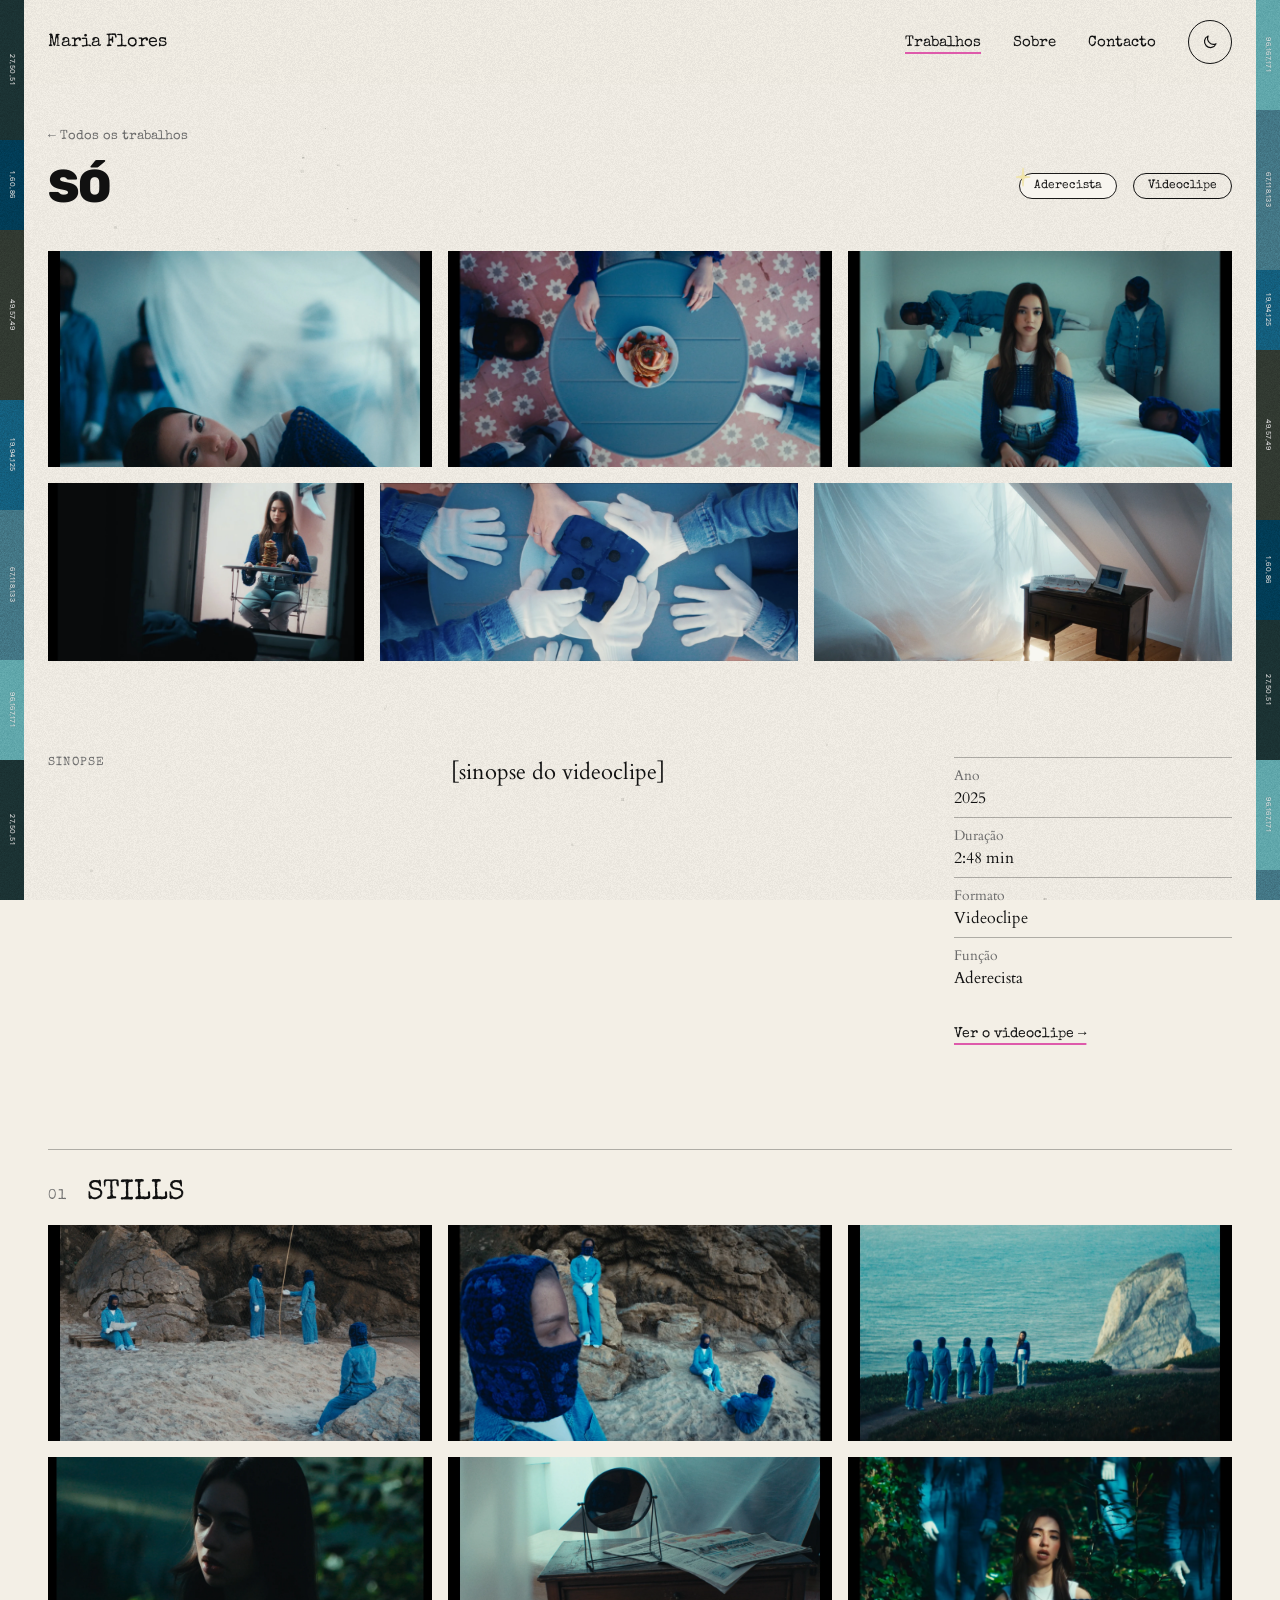
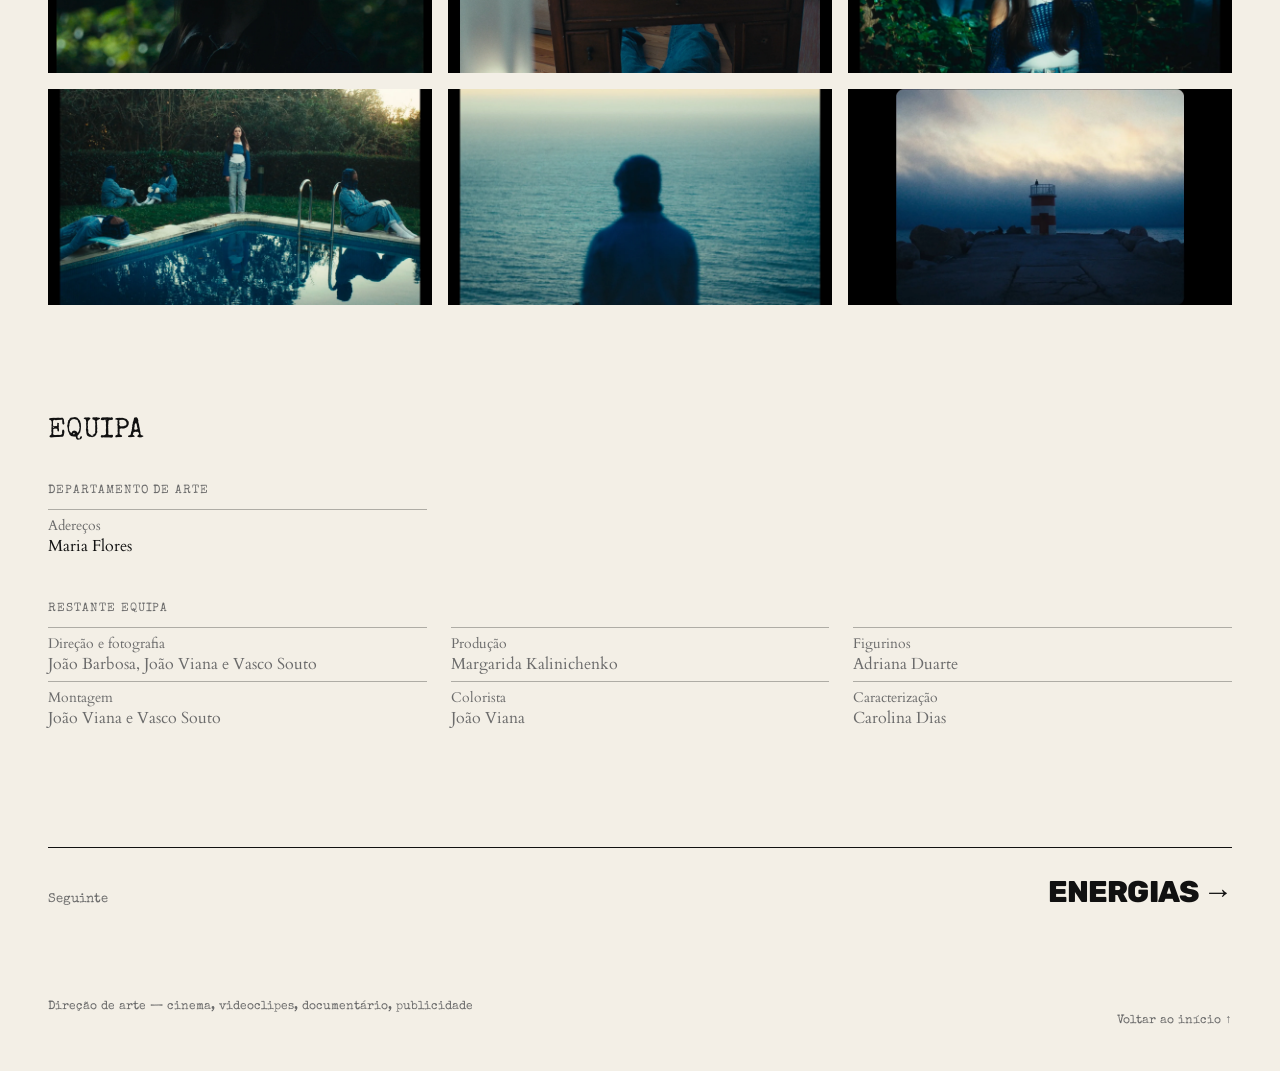
<file: so-videoclipe.html>
<!doctype html>
<html lang="pt-PT">
<head>
<meta charset="utf-8">
<meta name="viewport" content="width=device-width, initial-scale=1">
<title>Maria Flores — SÓ</title>
<link rel="icon" href="data:,">

<link rel="preconnect" href="https://fonts.googleapis.com">
<link href="https://fonts.googleapis.com/css2?family=Rubik:wght@800&amp;display=swap" rel="stylesheet">
<link href="https://fonts.googleapis.com/css2?family=Special+Elite&amp;display=swap" rel="stylesheet">
<link href="https://fonts.googleapis.com/css2?family=Cardo:wght@400;700&amp;display=swap" rel="stylesheet">
<style>
body{margin:0}
a{color:inherit;text-decoration:none}
.nl:hover{text-decoration:underline;text-decoration-color:#de5aab;text-decoration-thickness:2px;text-underline-offset:6px}
.mf{position:relative;z-index:0;transition:background-color .45s ease,color .45s ease}
.mf-light{--bg:#ffffff;--ink:#111111;--muted:#6b6b6b;--body:#2c2c2c;--line:rgba(17,17,17,.30);--band:#a9d4e6}
.mf-dark{--bg:#000000;--ink:#ecebe8;--muted:#a5a39e;--body:#d2d0cb;--line:rgba(236,235,232,.28);--band:#1d3440}
button{font:inherit;color:inherit;background:none;cursor:pointer}
.filmbg{position:fixed;top:0;left:0;right:0;bottom:0;z-index:-1;pointer-events:none;overflow:hidden}
.filmtile{position:absolute;left:0;top:0;width:100%;height:calc(100% + 4200px);background-repeat:repeat;background-size:1920px 4200px;background-position:center top;will-change:transform;animation:film-rise 190s linear infinite}
.mf-dark .filmtile{background-image:url(assets/195c46f9f25d2eacde2a236a3a179f39.svg)}
.mf-light .filmtile{background-image:url(assets/a7d337f7863a7fcd328ad513865520be.svg)}
.mf-dark .filmtile{filter:brightness(1.8) contrast(1.2)}
.mf-light .filmtile{filter:contrast(1.7) brightness(.95)}
@keyframes film-rise{from{transform:translateY(0)}to{transform:translateY(-4200px)}}
@media (prefers-reduced-motion: reduce){.filmtile{animation:none}}
@property --b0{syntax:'<color>';inherits:true;initial-value:#555555}
@property --b1{syntax:'<color>';inherits:true;initial-value:#555555}
@property --b2{syntax:'<color>';inherits:true;initial-value:#555555}
@property --b3{syntax:'<color>';inherits:true;initial-value:#555555}
@property --b4{syntax:'<color>';inherits:true;initial-value:#555555}
@property --b5{syntax:'<color>';inherits:true;initial-value:#555555}
.bar{position:fixed;top:0;bottom:0;width:24px;overflow:hidden;z-index:4;pointer-events:none;transition:--b0 1.4s ease,--b1 1.4s ease,--b2 1.4s ease,--b3 1.4s ease,--b4 1.4s ease,--b5 1.4s ease}
.bar-l{left:0}
.bar-r{right:0}
.track{position:absolute;left:0;right:0;top:0;height:calc(100% + 760px);will-change:transform}
.track-up{background-image:repeating-linear-gradient(180deg,var(--b0) 0,var(--b0) 140px,var(--b1) 140px,var(--b1) 230px,var(--b2) 230px,var(--b2) 400px,var(--b3) 400px,var(--b3) 510px,var(--b4) 510px,var(--b4) 660px,var(--b5) 660px,var(--b5) 760px);animation:bar-up 30s linear infinite}
.track-down{background-image:repeating-linear-gradient(180deg,var(--b5) 0,var(--b5) 110px,var(--b4) 110px,var(--b4) 270px,var(--b3) 270px,var(--b3) 350px,var(--b2) 350px,var(--b2) 520px,var(--b1) 520px,var(--b1) 620px,var(--b0) 620px,var(--b0) 760px);animation:bar-down 38s linear infinite}
@keyframes bar-up{from{transform:translateY(0)}to{transform:translateY(-760px)}}
@keyframes bar-down{from{transform:translateY(-760px)}to{transform:translateY(0)}}
@media (prefers-reduced-motion: reduce){.track-up,.track-down{animation:none}}
.bar{--b0:#1b3233;--b1:#013c56;--b2:#313931;--b3:#135e7d;--b4:#437685;--b5:#60a7ab}
</style>
<link rel="stylesheet" href="site.css">
</head>
<body>

<div class="mf mf-light" style="position: relative; overflow: hidden; width: 100%; min-height: 2400px; box-sizing: border-box; background: var(--bg); color: var(--ink); font-family: 'Special Elite', 'Courier New', monospace; display: flex; flex-direction: column;">

<header style="display: flex; justify-content: space-between; align-items: center; padding: 20px 48px;">
<a class="nl" href="index.html" style="font-family: 'Special Elite', cursive; font-size: 18px; padding: 8px 0;">Maria Flores</a>
<nav style="display: flex; align-items: center; gap: 32px; font-size: 15px;">
<a href="trabalhos.html" style="padding: 12px 0; text-decoration: underline; text-decoration-color: #de5aab; text-decoration-thickness: 2px; text-underline-offset: 6px;">Trabalhos</a>
<a class="nl" href="sobre.html" style="padding: 12px 0;">Sobre</a>
<a class="nl" href="sobre.html#contacto" style="padding: 12px 0;">Contacto</a>
<button data-theme-toggle aria-label="Alternar entre modo claro e modo escuro" style="min-height: 44px; padding: 0 16px; border: 1px solid var(--ink); border-radius: 999px; font-size: 14px;"></button>
</nav>
</header>

<section style="display: flex; justify-content: space-between; align-items: flex-end; flex-wrap: wrap; gap: 24px; padding: 32px 48px 40px;">
<div>
<a class="nl" href="trabalhos.html" style="display: inline-block; font-size: 13px; color: var(--muted); padding: 12px 0;">← Todos os trabalhos</a>
<h1 style="margin: 8px 0 0; font-family: 'Rubik', 'Arial Rounded MT Bold', sans-serif; font-weight: 800; letter-spacing: -0.03em; font-size: 46px; line-height: 1.05;">SÓ</h1>
</div>
<div style="display: flex; flex-wrap: wrap; gap: 16px; padding-bottom: 12px;"><span style="position: relative; display: inline-block; background: #f8f5ef; color: #1c1b1a; border: 1px solid #1c1b1a; border-radius: 999px; padding: 5px 14px; font-size: 12px; line-height: 1.2;"><svg aria-hidden="true" width="20" height="20" viewBox="0 0 20 20" style="position: absolute; left: -7px; top: -7px;"><polygon points="10.1,0.9 11.0,8.7 17.2,10.1 11.0,11.2 10.0,19.3 9.0,11.3 3.0,10.1 9.0,8.7" fill="#f0e4a8" stroke="#f0e4a8" stroke-width="0.8" stroke-linejoin="round"></polygon></svg>Aderecista</span><span style="display: inline-block; border: 1px solid var(--ink); border-radius: 999px; padding: 5px 14px; font-size: 12px; line-height: 1.2;">Videoclipe</span></div>
</section>

<section style="padding: 0 48px; position: relative; z-index: 6;">
<div style="position: relative; z-index: 6; margin-top: -16px;">
<div style="display: flex; gap: 16px; margin-top: 16px;"><div style="flex: 1.7778 1 0; min-width: 0;"><img src="assets/so/07.webp" alt="Rapariga deitada sob um véu, com figuras de fato azul ao fundo" loading="lazy" style="display: block; width: 100%; height: auto;"></div><div style="flex: 1.7778 1 0; min-width: 0;"><img src="assets/so/09.webp" alt="Mesa redonda azul vista de cima, com panquecas e morangos" loading="lazy" style="display: block; width: 100%; height: auto;"></div><div style="flex: 1.7778 1 0; min-width: 0;"><img src="assets/so/10.webp" alt="Rapariga sentada numa cama branca entre figuras de fato azul" loading="lazy" style="display: block; width: 100%; height: auto;"></div></div>
<div style="display: flex; gap: 16px; margin-top: 16px;"><div style="flex: 1.7778 1 0; min-width: 0;"><img src="assets/so/00.webp" alt="Rapariga sentada à janela com uma pilha de panquecas" loading="lazy" style="display: block; width: 100%; height: auto;"></div><div style="flex: 2.3465 1 0; min-width: 0;"><img src="assets/so/01.webp" alt="Mãos com luvas brancas à volta de uma mesa azul" loading="lazy" style="display: block; width: 100%; height: auto;"></div><div style="flex: 2.3529 1 0; min-width: 0;"><img src="assets/so/02.webp" alt="Secretária num sótão coberto por véus brancos" loading="lazy" style="display: block; width: 100%; height: auto;"></div></div>
</div>
</section>
<section style="display: grid; grid-template-columns: repeat(12, minmax(0, 1fr)); column-gap: 24px; padding: 96px 48px 0;">
<div style="grid-column: 1 / span 4;"><div style="font-size: 12px; color: var(--muted); letter-spacing: 0.08em;">SINOPSE</div></div>
<div style="grid-column: 5 / span 5;"><div style="font-family: 'Cardo', Georgia, 'Times New Roman', serif; font-size: 22px; line-height: 1.4;">[sinopse do videoclipe]</div></div>
<div style="grid-column: 10 / span 3;"><div style="border-top: 1px solid var(--line); padding: 8px 0; font-family: 'Cardo', Georgia, 'Times New Roman', serif;"><div style="font-size: 14px; color: var(--muted);">Ano</div><div style="font-size: 16px; margin-top: 2px;">2025</div></div><div style="border-top: 1px solid var(--line); padding: 8px 0; font-family: 'Cardo', Georgia, 'Times New Roman', serif;"><div style="font-size: 14px; color: var(--muted);">Duração</div><div style="font-size: 16px; margin-top: 2px;">2:48 min</div></div><div style="border-top: 1px solid var(--line); padding: 8px 0; font-family: 'Cardo', Georgia, 'Times New Roman', serif;"><div style="font-size: 14px; color: var(--muted);">Formato</div><div style="font-size: 16px; margin-top: 2px;">Videoclipe</div></div><div style="border-top: 1px solid var(--line); padding: 8px 0; font-family: 'Cardo', Georgia, 'Times New Roman', serif;"><div style="font-size: 14px; color: var(--muted);">Função</div><div style="font-size: 16px; margin-top: 2px;">Aderecista</div></div><a class="nl" href="https://www.youtube.com/watch?v=cEUa3SJD_sw" style="display: inline-block; margin-top: 16px; padding: 12px 0; font-size: 14px; text-decoration: underline; text-decoration-color: #de5aab; text-decoration-thickness: 2px; text-underline-offset: 6px;">Ver o videoclipe →</a></div>
</section>
<section style="padding: 96px 48px 0;">
<div style="display: flex; align-items: baseline; gap: 20px; border-top: 1px solid var(--line); padding-top: 28px; margin-bottom: 32px;"><span style="font-size: 14px; color: var(--muted); letter-spacing: 0.08em;">01</span><h3 style="margin: 0; font-family: 'Special Elite', cursive; font-weight: 400; font-size: 28px; line-height: 1.1;">STILLS</h3></div>
<div style="position: relative; z-index: 6; margin-top: -16px;">
<div style="display: flex; gap: 16px; margin-top: 16px;"><div style="flex: 1.7778 1 0; min-width: 0;"><img src="assets/so/03.webp" alt="Figuras de fato azul numa praia entre rochedos" loading="lazy" style="display: block; width: 100%; height: auto;"></div><div style="flex: 1.7778 1 0; min-width: 0;"><img src="assets/so/08.webp" alt="Figura de passa-montanhas azul em frente às rochas" loading="lazy" style="display: block; width: 100%; height: auto;"></div><div style="flex: 1.7778 1 0; min-width: 0;"><img src="assets/so/04.webp" alt="Figuras de fato azul alinhadas junto ao mar" loading="lazy" style="display: block; width: 100%; height: auto;"></div></div>
<div style="display: flex; gap: 16px; margin-top: 16px;"><div style="flex: 1.7778 1 0; min-width: 0;"><img src="assets/so/05.webp" alt="Retrato da rapariga entre folhagem escura" loading="lazy" style="display: block; width: 100%; height: auto;"></div><div style="flex: 1.7778 1 0; min-width: 0;"><img src="assets/so/06.webp" alt="Mesa de cabeceira com espelho redondo e jornais" loading="lazy" style="display: block; width: 100%; height: auto;"></div><div style="flex: 1.7778 1 0; min-width: 0;"><img src="assets/so/11.webp" alt="Rapariga entre arbustos com figuras de fato azul" loading="lazy" style="display: block; width: 100%; height: auto;"></div></div>
<div style="display: flex; gap: 16px; margin-top: 16px;"><div style="flex: 1.7778 1 0; min-width: 0;"><img src="assets/so/12.webp" alt="Piscina ao entardecer com figuras deitadas à volta" loading="lazy" style="display: block; width: 100%; height: auto;"></div><div style="flex: 1.7778 1 0; min-width: 0;"><img src="assets/so/13.webp" alt="Silhueta de capuz em frente ao mar" loading="lazy" style="display: block; width: 100%; height: auto;"></div><div style="flex: 1.7778 1 0; min-width: 0;"><img src="assets/so/14.webp" alt="Farol ao entardecer sobre as rochas" loading="lazy" style="display: block; width: 100%; height: auto;"></div></div>
</div>
</section>
<section style="padding: 112px 48px 0;">
<h2 style="margin: 0 0 40px; font-family: 'Special Elite', cursive; font-weight: 400; font-size: 28px; line-height: 1;">EQUIPA</h2>
<div style="font-size: 12px; color: var(--muted); letter-spacing: 0.08em; margin-bottom: 12px;">DEPARTAMENTO DE ARTE</div>
<div style="display: grid; grid-template-columns: repeat(3, minmax(0, 1fr)); column-gap: 24px;">
<div style="display: flex; flex-direction: column; border-top: 1px solid var(--line); padding: 6px 0; font-family: 'Cardo', Georgia, 'Times New Roman', serif;"><span style="font-size: 14px; color: var(--muted);">Adereços</span><span style="font-size: 16px;">Maria Flores</span></div>
</div>
<div style="font-size: 12px; color: var(--muted); letter-spacing: 0.08em; margin: 40px 0 12px;">RESTANTE EQUIPA</div>
<div style="display: grid; grid-template-columns: repeat(3, minmax(0, 1fr)); column-gap: 24px;">
<div style="display: flex; flex-direction: column; border-top: 1px solid var(--line); padding: 6px 0; font-family: 'Cardo', Georgia, 'Times New Roman', serif;"><span style="font-size: 14px; color: var(--muted);">Direção e fotografia</span><span style="font-size: 16px; color: var(--muted);">João Barbosa, João Viana e Vasco Souto</span></div>
<div style="display: flex; flex-direction: column; border-top: 1px solid var(--line); padding: 6px 0; font-family: 'Cardo', Georgia, 'Times New Roman', serif;"><span style="font-size: 14px; color: var(--muted);">Produção</span><span style="font-size: 16px; color: var(--muted);">Margarida Kalinichenko</span></div>
<div style="display: flex; flex-direction: column; border-top: 1px solid var(--line); padding: 6px 0; font-family: 'Cardo', Georgia, 'Times New Roman', serif;"><span style="font-size: 14px; color: var(--muted);">Figurinos</span><span style="font-size: 16px; color: var(--muted);">Adriana Duarte</span></div>
<div style="display: flex; flex-direction: column; border-top: 1px solid var(--line); padding: 6px 0; font-family: 'Cardo', Georgia, 'Times New Roman', serif;"><span style="font-size: 14px; color: var(--muted);">Montagem</span><span style="font-size: 16px; color: var(--muted);">João Viana e Vasco Souto</span></div>
<div style="display: flex; flex-direction: column; border-top: 1px solid var(--line); padding: 6px 0; font-family: 'Cardo', Georgia, 'Times New Roman', serif;"><span style="font-size: 14px; color: var(--muted);">Colorista</span><span style="font-size: 16px; color: var(--muted);">João Viana</span></div>
<div style="display: flex; flex-direction: column; border-top: 1px solid var(--line); padding: 6px 0; font-family: 'Cardo', Georgia, 'Times New Roman', serif;"><span style="font-size: 14px; color: var(--muted);">Caracterização</span><span style="font-size: 16px; color: var(--muted);">Carolina Dias</span></div>
</div>
</section>
<section style="padding: 112px 48px 0;">
<a class="nl" href="energias.html" style="display: flex; justify-content: space-between; align-items: baseline; gap: 24px; border-top: 1px solid var(--ink); padding: 28px 0;">
<span style="font-size: 13px; color: var(--muted);">Seguinte</span>
<span style="font-family: 'Rubik', 'Arial Rounded MT Bold', sans-serif; font-weight: 800; letter-spacing: -0.03em; font-size: 30px; line-height: 1.1; text-align: right;">ENERGIAS →</span>
</a>
</section>

<footer style="display: flex; justify-content: space-between; padding: 64px 48px 32px; font-size: 12px; color: var(--muted);">
<span>Direção de arte — cinema, videoclipes, documentário, publicidade</span>
<a class="nl" href="index.html" style="padding: 12px 0;">Voltar ao início ↑</a>
</footer>

<div class="filmbg" aria-hidden="true"><div class="filmtile"></div></div>
<div class="bar bar-l" aria-hidden="true"><div class="track track-up"><div style="position:absolute;left:0;right:0;height:760px;top:0px;"><span style="position:absolute;left:0;width:24px;top:0px;height:140px;display:flex;align-items:center;justify-content:center;font-size:6px;line-height:1;letter-spacing:.06em;font-weight:400;color:rgba(255,255,255,.82);text-shadow:0 0 1px rgba(0,0,0,.35);writing-mode:vertical-rl;white-space:nowrap;" data-lab="0"></span><span style="position:absolute;left:0;width:24px;top:140px;height:90px;display:flex;align-items:center;justify-content:center;font-size:6px;line-height:1;letter-spacing:.06em;font-weight:400;color:rgba(255,255,255,.82);text-shadow:0 0 1px rgba(0,0,0,.35);writing-mode:vertical-rl;white-space:nowrap;" data-lab="1"></span><span style="position:absolute;left:0;width:24px;top:230px;height:170px;display:flex;align-items:center;justify-content:center;font-size:6px;line-height:1;letter-spacing:.06em;font-weight:400;color:rgba(255,255,255,.82);text-shadow:0 0 1px rgba(0,0,0,.35);writing-mode:vertical-rl;white-space:nowrap;" data-lab="2"></span><span style="position:absolute;left:0;width:24px;top:400px;height:110px;display:flex;align-items:center;justify-content:center;font-size:6px;line-height:1;letter-spacing:.06em;font-weight:400;color:rgba(255,255,255,.82);text-shadow:0 0 1px rgba(0,0,0,.35);writing-mode:vertical-rl;white-space:nowrap;" data-lab="3"></span><span style="position:absolute;left:0;width:24px;top:510px;height:150px;display:flex;align-items:center;justify-content:center;font-size:6px;line-height:1;letter-spacing:.06em;font-weight:400;color:rgba(255,255,255,.82);text-shadow:0 0 1px rgba(0,0,0,.35);writing-mode:vertical-rl;white-space:nowrap;" data-lab="4"></span><span style="position:absolute;left:0;width:24px;top:660px;height:100px;display:flex;align-items:center;justify-content:center;font-size:6px;line-height:1;letter-spacing:.06em;font-weight:400;color:rgba(255,255,255,.82);text-shadow:0 0 1px rgba(0,0,0,.35);writing-mode:vertical-rl;white-space:nowrap;" data-lab="5"></span></div><div style="position:absolute;left:0;right:0;height:760px;top:760px;"><span style="position:absolute;left:0;width:24px;top:0px;height:140px;display:flex;align-items:center;justify-content:center;font-size:6px;line-height:1;letter-spacing:.06em;font-weight:400;color:rgba(255,255,255,.82);text-shadow:0 0 1px rgba(0,0,0,.35);writing-mode:vertical-rl;white-space:nowrap;" data-lab="0"></span><span style="position:absolute;left:0;width:24px;top:140px;height:90px;display:flex;align-items:center;justify-content:center;font-size:6px;line-height:1;letter-spacing:.06em;font-weight:400;color:rgba(255,255,255,.82);text-shadow:0 0 1px rgba(0,0,0,.35);writing-mode:vertical-rl;white-space:nowrap;" data-lab="1"></span><span style="position:absolute;left:0;width:24px;top:230px;height:170px;display:flex;align-items:center;justify-content:center;font-size:6px;line-height:1;letter-spacing:.06em;font-weight:400;color:rgba(255,255,255,.82);text-shadow:0 0 1px rgba(0,0,0,.35);writing-mode:vertical-rl;white-space:nowrap;" data-lab="2"></span><span style="position:absolute;left:0;width:24px;top:400px;height:110px;display:flex;align-items:center;justify-content:center;font-size:6px;line-height:1;letter-spacing:.06em;font-weight:400;color:rgba(255,255,255,.82);text-shadow:0 0 1px rgba(0,0,0,.35);writing-mode:vertical-rl;white-space:nowrap;" data-lab="3"></span><span style="position:absolute;left:0;width:24px;top:510px;height:150px;display:flex;align-items:center;justify-content:center;font-size:6px;line-height:1;letter-spacing:.06em;font-weight:400;color:rgba(255,255,255,.82);text-shadow:0 0 1px rgba(0,0,0,.35);writing-mode:vertical-rl;white-space:nowrap;" data-lab="4"></span><span style="position:absolute;left:0;width:24px;top:660px;height:100px;display:flex;align-items:center;justify-content:center;font-size:6px;line-height:1;letter-spacing:.06em;font-weight:400;color:rgba(255,255,255,.82);text-shadow:0 0 1px rgba(0,0,0,.35);writing-mode:vertical-rl;white-space:nowrap;" data-lab="5"></span></div><div style="position:absolute;left:0;right:0;height:760px;top:1520px;"><span style="position:absolute;left:0;width:24px;top:0px;height:140px;display:flex;align-items:center;justify-content:center;font-size:6px;line-height:1;letter-spacing:.06em;font-weight:400;color:rgba(255,255,255,.82);text-shadow:0 0 1px rgba(0,0,0,.35);writing-mode:vertical-rl;white-space:nowrap;" data-lab="0"></span><span style="position:absolute;left:0;width:24px;top:140px;height:90px;display:flex;align-items:center;justify-content:center;font-size:6px;line-height:1;letter-spacing:.06em;font-weight:400;color:rgba(255,255,255,.82);text-shadow:0 0 1px rgba(0,0,0,.35);writing-mode:vertical-rl;white-space:nowrap;" data-lab="1"></span><span style="position:absolute;left:0;width:24px;top:230px;height:170px;display:flex;align-items:center;justify-content:center;font-size:6px;line-height:1;letter-spacing:.06em;font-weight:400;color:rgba(255,255,255,.82);text-shadow:0 0 1px rgba(0,0,0,.35);writing-mode:vertical-rl;white-space:nowrap;" data-lab="2"></span><span style="position:absolute;left:0;width:24px;top:400px;height:110px;display:flex;align-items:center;justify-content:center;font-size:6px;line-height:1;letter-spacing:.06em;font-weight:400;color:rgba(255,255,255,.82);text-shadow:0 0 1px rgba(0,0,0,.35);writing-mode:vertical-rl;white-space:nowrap;" data-lab="3"></span><span style="position:absolute;left:0;width:24px;top:510px;height:150px;display:flex;align-items:center;justify-content:center;font-size:6px;line-height:1;letter-spacing:.06em;font-weight:400;color:rgba(255,255,255,.82);text-shadow:0 0 1px rgba(0,0,0,.35);writing-mode:vertical-rl;white-space:nowrap;" data-lab="4"></span><span style="position:absolute;left:0;width:24px;top:660px;height:100px;display:flex;align-items:center;justify-content:center;font-size:6px;line-height:1;letter-spacing:.06em;font-weight:400;color:rgba(255,255,255,.82);text-shadow:0 0 1px rgba(0,0,0,.35);writing-mode:vertical-rl;white-space:nowrap;" data-lab="5"></span></div><div style="position:absolute;left:0;right:0;height:760px;top:2280px;"><span style="position:absolute;left:0;width:24px;top:0px;height:140px;display:flex;align-items:center;justify-content:center;font-size:6px;line-height:1;letter-spacing:.06em;font-weight:400;color:rgba(255,255,255,.82);text-shadow:0 0 1px rgba(0,0,0,.35);writing-mode:vertical-rl;white-space:nowrap;" data-lab="0"></span><span style="position:absolute;left:0;width:24px;top:140px;height:90px;display:flex;align-items:center;justify-content:center;font-size:6px;line-height:1;letter-spacing:.06em;font-weight:400;color:rgba(255,255,255,.82);text-shadow:0 0 1px rgba(0,0,0,.35);writing-mode:vertical-rl;white-space:nowrap;" data-lab="1"></span><span style="position:absolute;left:0;width:24px;top:230px;height:170px;display:flex;align-items:center;justify-content:center;font-size:6px;line-height:1;letter-spacing:.06em;font-weight:400;color:rgba(255,255,255,.82);text-shadow:0 0 1px rgba(0,0,0,.35);writing-mode:vertical-rl;white-space:nowrap;" data-lab="2"></span><span style="position:absolute;left:0;width:24px;top:400px;height:110px;display:flex;align-items:center;justify-content:center;font-size:6px;line-height:1;letter-spacing:.06em;font-weight:400;color:rgba(255,255,255,.82);text-shadow:0 0 1px rgba(0,0,0,.35);writing-mode:vertical-rl;white-space:nowrap;" data-lab="3"></span><span style="position:absolute;left:0;width:24px;top:510px;height:150px;display:flex;align-items:center;justify-content:center;font-size:6px;line-height:1;letter-spacing:.06em;font-weight:400;color:rgba(255,255,255,.82);text-shadow:0 0 1px rgba(0,0,0,.35);writing-mode:vertical-rl;white-space:nowrap;" data-lab="4"></span><span style="position:absolute;left:0;width:24px;top:660px;height:100px;display:flex;align-items:center;justify-content:center;font-size:6px;line-height:1;letter-spacing:.06em;font-weight:400;color:rgba(255,255,255,.82);text-shadow:0 0 1px rgba(0,0,0,.35);writing-mode:vertical-rl;white-space:nowrap;" data-lab="5"></span></div></div></div>
<div class="bar bar-r" aria-hidden="true"><div class="track track-down"><div style="position:absolute;left:0;right:0;height:760px;top:0px;"><span style="position:absolute;left:0;width:24px;top:0px;height:110px;display:flex;align-items:center;justify-content:center;font-size:6px;line-height:1;letter-spacing:.06em;font-weight:400;color:rgba(255,255,255,.82);text-shadow:0 0 1px rgba(0,0,0,.35);writing-mode:vertical-rl;white-space:nowrap;" data-lab="5"></span><span style="position:absolute;left:0;width:24px;top:110px;height:160px;display:flex;align-items:center;justify-content:center;font-size:6px;line-height:1;letter-spacing:.06em;font-weight:400;color:rgba(255,255,255,.82);text-shadow:0 0 1px rgba(0,0,0,.35);writing-mode:vertical-rl;white-space:nowrap;" data-lab="4"></span><span style="position:absolute;left:0;width:24px;top:270px;height:80px;display:flex;align-items:center;justify-content:center;font-size:6px;line-height:1;letter-spacing:.06em;font-weight:400;color:rgba(255,255,255,.82);text-shadow:0 0 1px rgba(0,0,0,.35);writing-mode:vertical-rl;white-space:nowrap;" data-lab="3"></span><span style="position:absolute;left:0;width:24px;top:350px;height:170px;display:flex;align-items:center;justify-content:center;font-size:6px;line-height:1;letter-spacing:.06em;font-weight:400;color:rgba(255,255,255,.82);text-shadow:0 0 1px rgba(0,0,0,.35);writing-mode:vertical-rl;white-space:nowrap;" data-lab="2"></span><span style="position:absolute;left:0;width:24px;top:520px;height:100px;display:flex;align-items:center;justify-content:center;font-size:6px;line-height:1;letter-spacing:.06em;font-weight:400;color:rgba(255,255,255,.82);text-shadow:0 0 1px rgba(0,0,0,.35);writing-mode:vertical-rl;white-space:nowrap;" data-lab="1"></span><span style="position:absolute;left:0;width:24px;top:620px;height:140px;display:flex;align-items:center;justify-content:center;font-size:6px;line-height:1;letter-spacing:.06em;font-weight:400;color:rgba(255,255,255,.82);text-shadow:0 0 1px rgba(0,0,0,.35);writing-mode:vertical-rl;white-space:nowrap;" data-lab="0"></span></div><div style="position:absolute;left:0;right:0;height:760px;top:760px;"><span style="position:absolute;left:0;width:24px;top:0px;height:110px;display:flex;align-items:center;justify-content:center;font-size:6px;line-height:1;letter-spacing:.06em;font-weight:400;color:rgba(255,255,255,.82);text-shadow:0 0 1px rgba(0,0,0,.35);writing-mode:vertical-rl;white-space:nowrap;" data-lab="5"></span><span style="position:absolute;left:0;width:24px;top:110px;height:160px;display:flex;align-items:center;justify-content:center;font-size:6px;line-height:1;letter-spacing:.06em;font-weight:400;color:rgba(255,255,255,.82);text-shadow:0 0 1px rgba(0,0,0,.35);writing-mode:vertical-rl;white-space:nowrap;" data-lab="4"></span><span style="position:absolute;left:0;width:24px;top:270px;height:80px;display:flex;align-items:center;justify-content:center;font-size:6px;line-height:1;letter-spacing:.06em;font-weight:400;color:rgba(255,255,255,.82);text-shadow:0 0 1px rgba(0,0,0,.35);writing-mode:vertical-rl;white-space:nowrap;" data-lab="3"></span><span style="position:absolute;left:0;width:24px;top:350px;height:170px;display:flex;align-items:center;justify-content:center;font-size:6px;line-height:1;letter-spacing:.06em;font-weight:400;color:rgba(255,255,255,.82);text-shadow:0 0 1px rgba(0,0,0,.35);writing-mode:vertical-rl;white-space:nowrap;" data-lab="2"></span><span style="position:absolute;left:0;width:24px;top:520px;height:100px;display:flex;align-items:center;justify-content:center;font-size:6px;line-height:1;letter-spacing:.06em;font-weight:400;color:rgba(255,255,255,.82);text-shadow:0 0 1px rgba(0,0,0,.35);writing-mode:vertical-rl;white-space:nowrap;" data-lab="1"></span><span style="position:absolute;left:0;width:24px;top:620px;height:140px;display:flex;align-items:center;justify-content:center;font-size:6px;line-height:1;letter-spacing:.06em;font-weight:400;color:rgba(255,255,255,.82);text-shadow:0 0 1px rgba(0,0,0,.35);writing-mode:vertical-rl;white-space:nowrap;" data-lab="0"></span></div><div style="position:absolute;left:0;right:0;height:760px;top:1520px;"><span style="position:absolute;left:0;width:24px;top:0px;height:110px;display:flex;align-items:center;justify-content:center;font-size:6px;line-height:1;letter-spacing:.06em;font-weight:400;color:rgba(255,255,255,.82);text-shadow:0 0 1px rgba(0,0,0,.35);writing-mode:vertical-rl;white-space:nowrap;" data-lab="5"></span><span style="position:absolute;left:0;width:24px;top:110px;height:160px;display:flex;align-items:center;justify-content:center;font-size:6px;line-height:1;letter-spacing:.06em;font-weight:400;color:rgba(255,255,255,.82);text-shadow:0 0 1px rgba(0,0,0,.35);writing-mode:vertical-rl;white-space:nowrap;" data-lab="4"></span><span style="position:absolute;left:0;width:24px;top:270px;height:80px;display:flex;align-items:center;justify-content:center;font-size:6px;line-height:1;letter-spacing:.06em;font-weight:400;color:rgba(255,255,255,.82);text-shadow:0 0 1px rgba(0,0,0,.35);writing-mode:vertical-rl;white-space:nowrap;" data-lab="3"></span><span style="position:absolute;left:0;width:24px;top:350px;height:170px;display:flex;align-items:center;justify-content:center;font-size:6px;line-height:1;letter-spacing:.06em;font-weight:400;color:rgba(255,255,255,.82);text-shadow:0 0 1px rgba(0,0,0,.35);writing-mode:vertical-rl;white-space:nowrap;" data-lab="2"></span><span style="position:absolute;left:0;width:24px;top:520px;height:100px;display:flex;align-items:center;justify-content:center;font-size:6px;line-height:1;letter-spacing:.06em;font-weight:400;color:rgba(255,255,255,.82);text-shadow:0 0 1px rgba(0,0,0,.35);writing-mode:vertical-rl;white-space:nowrap;" data-lab="1"></span><span style="position:absolute;left:0;width:24px;top:620px;height:140px;display:flex;align-items:center;justify-content:center;font-size:6px;line-height:1;letter-spacing:.06em;font-weight:400;color:rgba(255,255,255,.82);text-shadow:0 0 1px rgba(0,0,0,.35);writing-mode:vertical-rl;white-space:nowrap;" data-lab="0"></span></div><div style="position:absolute;left:0;right:0;height:760px;top:2280px;"><span style="position:absolute;left:0;width:24px;top:0px;height:110px;display:flex;align-items:center;justify-content:center;font-size:6px;line-height:1;letter-spacing:.06em;font-weight:400;color:rgba(255,255,255,.82);text-shadow:0 0 1px rgba(0,0,0,.35);writing-mode:vertical-rl;white-space:nowrap;" data-lab="5"></span><span style="position:absolute;left:0;width:24px;top:110px;height:160px;display:flex;align-items:center;justify-content:center;font-size:6px;line-height:1;letter-spacing:.06em;font-weight:400;color:rgba(255,255,255,.82);text-shadow:0 0 1px rgba(0,0,0,.35);writing-mode:vertical-rl;white-space:nowrap;" data-lab="4"></span><span style="position:absolute;left:0;width:24px;top:270px;height:80px;display:flex;align-items:center;justify-content:center;font-size:6px;line-height:1;letter-spacing:.06em;font-weight:400;color:rgba(255,255,255,.82);text-shadow:0 0 1px rgba(0,0,0,.35);writing-mode:vertical-rl;white-space:nowrap;" data-lab="3"></span><span style="position:absolute;left:0;width:24px;top:350px;height:170px;display:flex;align-items:center;justify-content:center;font-size:6px;line-height:1;letter-spacing:.06em;font-weight:400;color:rgba(255,255,255,.82);text-shadow:0 0 1px rgba(0,0,0,.35);writing-mode:vertical-rl;white-space:nowrap;" data-lab="2"></span><span style="position:absolute;left:0;width:24px;top:520px;height:100px;display:flex;align-items:center;justify-content:center;font-size:6px;line-height:1;letter-spacing:.06em;font-weight:400;color:rgba(255,255,255,.82);text-shadow:0 0 1px rgba(0,0,0,.35);writing-mode:vertical-rl;white-space:nowrap;" data-lab="1"></span><span style="position:absolute;left:0;width:24px;top:620px;height:140px;display:flex;align-items:center;justify-content:center;font-size:6px;line-height:1;letter-spacing:.06em;font-weight:400;color:rgba(255,255,255,.82);text-shadow:0 0 1px rgba(0,0,0,.35);writing-mode:vertical-rl;white-space:nowrap;" data-lab="0"></span></div></div></div>
</div>
<script src="site.js"></script>
</body>
</html>
</file>
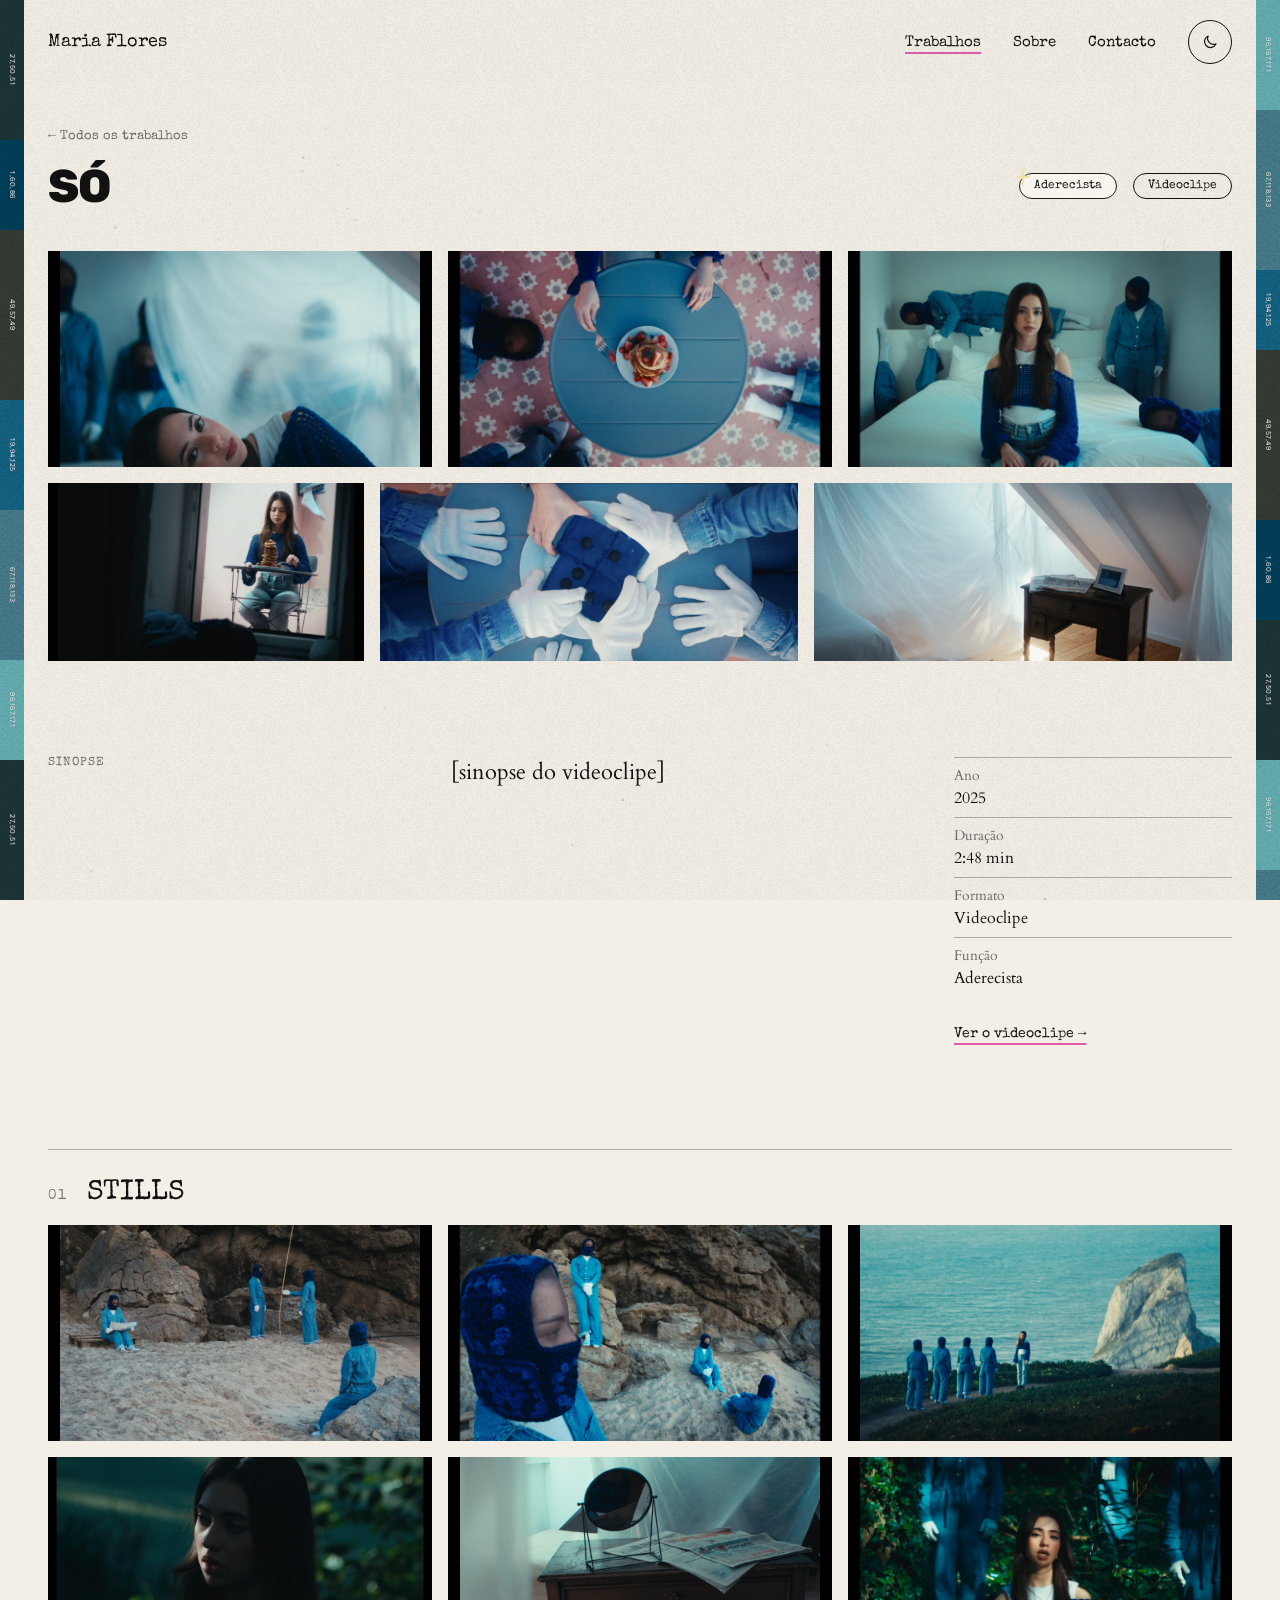
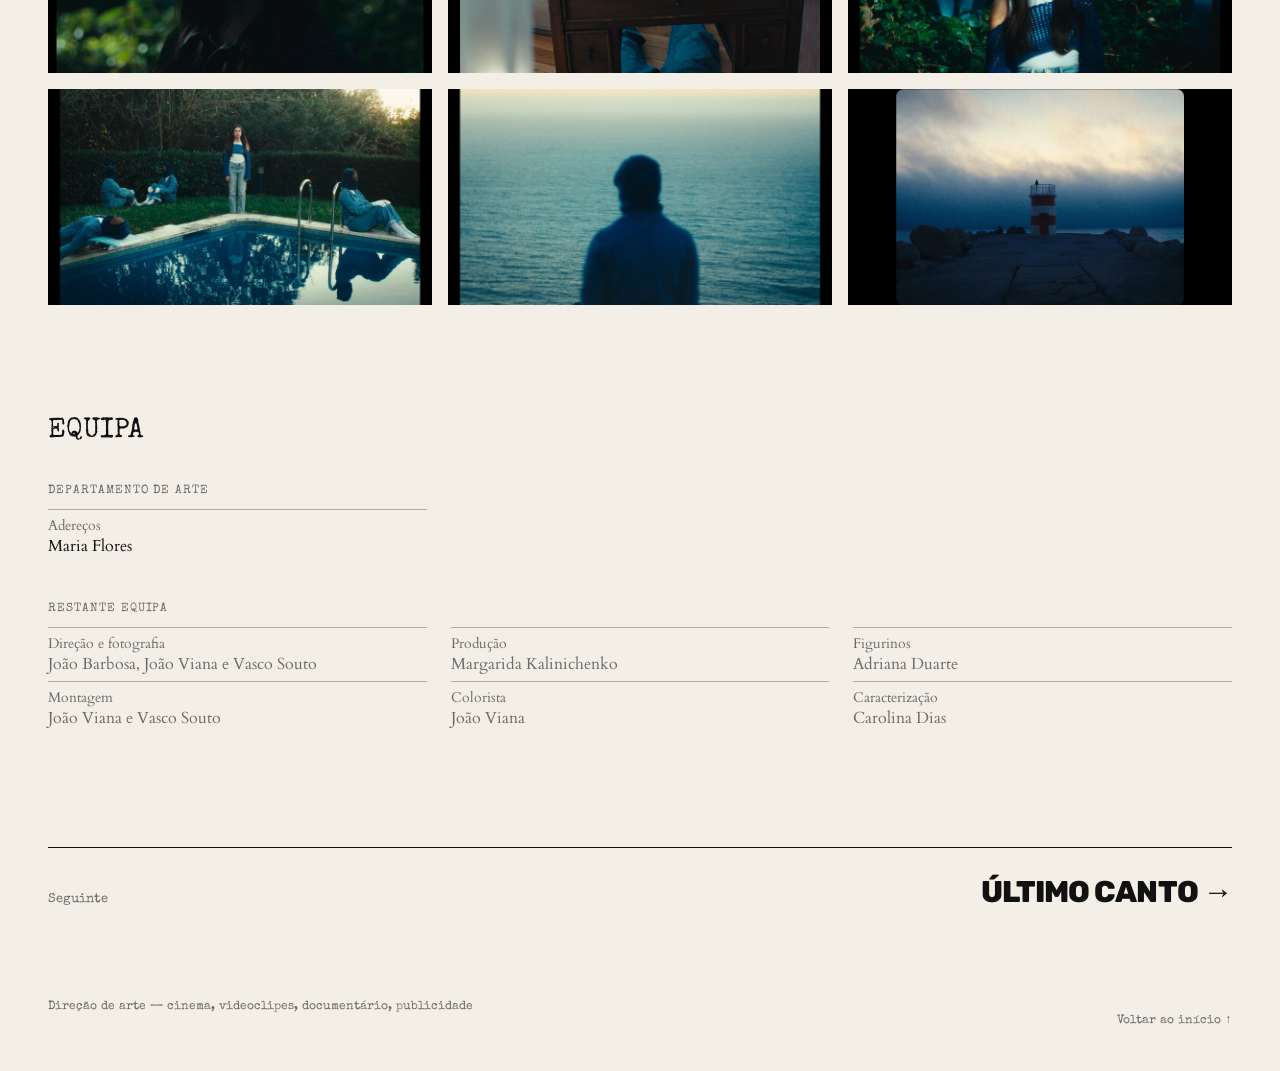
<file: so.html>
<!doctype html>
<html lang="pt-PT">
<head>
<meta charset="utf-8">
<meta name="viewport" content="width=device-width, initial-scale=1">
<title>Maria Flores — SÓ</title>
<link rel="icon" href="data:,">

<link rel="preconnect" href="https://fonts.googleapis.com">
<link href="https://fonts.googleapis.com/css2?family=Rubik:wght@800&amp;display=swap" rel="stylesheet">
<link href="https://fonts.googleapis.com/css2?family=Special+Elite&amp;display=swap" rel="stylesheet">
<link href="https://fonts.googleapis.com/css2?family=Cardo:wght@400;700&amp;display=swap" rel="stylesheet">
<style>
body{margin:0}
a{color:inherit;text-decoration:none}
.nl:hover{text-decoration:underline;text-decoration-color:#de5aab;text-decoration-thickness:2px;text-underline-offset:6px}
.mf{position:relative;z-index:0;transition:background-color .45s ease,color .45s ease}
.mf-light{--bg:#ffffff;--ink:#111111;--muted:#6b6b6b;--body:#2c2c2c;--line:rgba(17,17,17,.30);--band:#a9d4e6}
.mf-dark{--bg:#000000;--ink:#ecebe8;--muted:#a5a39e;--body:#d2d0cb;--line:rgba(236,235,232,.28);--band:#1d3440}
button{font:inherit;color:inherit;background:none;cursor:pointer}
.filmbg{position:fixed;top:0;left:0;right:0;bottom:0;z-index:-1;pointer-events:none;overflow:hidden}
.filmtile{position:absolute;left:0;top:0;width:100%;height:calc(100% + 4200px);background-repeat:repeat;background-size:1920px 4200px;background-position:center top;will-change:transform;animation:film-rise 190s linear infinite}
.mf-dark .filmtile{background-image:url(assets/195c46f9f25d2eacde2a236a3a179f39.svg)}
.mf-light .filmtile{background-image:url(assets/a7d337f7863a7fcd328ad513865520be.svg)}
.mf-dark .filmtile{filter:brightness(1.8) contrast(1.2)}
.mf-light .filmtile{filter:contrast(1.7) brightness(.95)}
@keyframes film-rise{from{transform:translateY(0)}to{transform:translateY(-4200px)}}
@media (prefers-reduced-motion: reduce){.filmtile{animation:none}}
@property --b0{syntax:'<color>';inherits:true;initial-value:#555555}
@property --b1{syntax:'<color>';inherits:true;initial-value:#555555}
@property --b2{syntax:'<color>';inherits:true;initial-value:#555555}
@property --b3{syntax:'<color>';inherits:true;initial-value:#555555}
@property --b4{syntax:'<color>';inherits:true;initial-value:#555555}
@property --b5{syntax:'<color>';inherits:true;initial-value:#555555}
.bar{position:fixed;top:0;bottom:0;width:24px;overflow:hidden;z-index:4;pointer-events:none;transition:--b0 1.4s ease,--b1 1.4s ease,--b2 1.4s ease,--b3 1.4s ease,--b4 1.4s ease,--b5 1.4s ease}
.bar-l{left:0}
.bar-r{right:0}
.track{position:absolute;left:0;right:0;top:0;height:calc(100% + 760px);will-change:transform}
.track-up{background-image:repeating-linear-gradient(180deg,var(--b0) 0,var(--b0) 140px,var(--b1) 140px,var(--b1) 230px,var(--b2) 230px,var(--b2) 400px,var(--b3) 400px,var(--b3) 510px,var(--b4) 510px,var(--b4) 660px,var(--b5) 660px,var(--b5) 760px);animation:bar-up 30s linear infinite}
.track-down{background-image:repeating-linear-gradient(180deg,var(--b5) 0,var(--b5) 110px,var(--b4) 110px,var(--b4) 270px,var(--b3) 270px,var(--b3) 350px,var(--b2) 350px,var(--b2) 520px,var(--b1) 520px,var(--b1) 620px,var(--b0) 620px,var(--b0) 760px);animation:bar-down 38s linear infinite}
@keyframes bar-up{from{transform:translateY(0)}to{transform:translateY(-760px)}}
@keyframes bar-down{from{transform:translateY(-760px)}to{transform:translateY(0)}}
@media (prefers-reduced-motion: reduce){.track-up,.track-down{animation:none}}
.bar{--b0:#1b3233;--b1:#013c56;--b2:#313931;--b3:#135e7d;--b4:#437685;--b5:#60a7ab}
</style>
<link rel="stylesheet" href="site.css">
</head>
<body>

<div class="mf mf-light" style="position: relative; overflow: hidden; width: 100%; min-height: 2400px; box-sizing: border-box; background: var(--bg); color: var(--ink); font-family: 'Special Elite', 'Courier New', monospace; display: flex; flex-direction: column;">

<header style="display: flex; justify-content: space-between; align-items: center; padding: 20px 48px;">
<a class="nl" href="index.html" style="font-family: 'Special Elite', cursive; font-size: 18px; padding: 8px 0;">Maria Flores</a>
<nav style="display: flex; align-items: center; gap: 32px; font-size: 15px;">
<a href="trabalhos.html" style="padding: 12px 0; text-decoration: underline; text-decoration-color: #de5aab; text-decoration-thickness: 2px; text-underline-offset: 6px;">Trabalhos</a>
<a class="nl" href="sobre.html" style="padding: 12px 0;">Sobre</a>
<a class="nl" href="sobre.html#contacto" style="padding: 12px 0;">Contacto</a>
<button data-theme-toggle aria-label="Alternar entre modo claro e modo escuro" style="min-height: 44px; padding: 0 16px; border: 1px solid var(--ink); border-radius: 999px; font-size: 14px;">Modo escuro</button>
</nav>
</header>

<section style="display: flex; justify-content: space-between; align-items: flex-end; flex-wrap: wrap; gap: 24px; padding: 32px 48px 40px;">
<div>
<a class="nl" href="trabalhos.html" style="display: inline-block; font-size: 13px; color: var(--muted); padding: 12px 0;">← Todos os trabalhos</a>
<h1 style="margin: 8px 0 0; font-family: 'Rubik', 'Arial Rounded MT Bold', sans-serif; font-weight: 800; letter-spacing: -0.03em; font-size: 46px; line-height: 1.05;">SÓ</h1>
</div>
<div style="display: flex; flex-wrap: wrap; gap: 16px; padding-bottom: 12px;"><span style="position: relative; display: inline-block; background: #f8f5ef; color: #1c1b1a; border: 1px solid #1c1b1a; border-radius: 999px; padding: 5px 14px; font-size: 12px; line-height: 1.2;"><svg aria-hidden="true" width="20" height="20" viewBox="0 0 20 20" style="position: absolute; left: -7px; top: -7px;"><polygon points="10.1,0.9 11.0,8.7 17.2,10.1 11.0,11.2 10.0,19.3 9.0,11.3 3.0,10.1 9.0,8.7" fill="#f0e4a8" stroke="#f0e4a8" stroke-width="0.8" stroke-linejoin="round"></polygon></svg>Aderecista</span><span style="display: inline-block; border: 1px solid var(--ink); border-radius: 999px; padding: 5px 14px; font-size: 12px; line-height: 1.2;">Videoclipe</span></div>
</section>

<section style="padding: 0 48px; position: relative; z-index: 6;">
<div style="position: relative; z-index: 6; margin-top: -16px;">
<div style="display: flex; gap: 16px; margin-top: 16px;"><div style="flex: 1.7778 1 0; min-width: 0;"><img src="assets/so/07.webp" alt="Rapariga deitada sob um véu, com figuras de fato azul ao fundo" loading="lazy" style="display: block; width: 100%; height: auto;"></div><div style="flex: 1.7778 1 0; min-width: 0;"><img src="assets/so/09.webp" alt="Mesa redonda azul vista de cima, com panquecas e morangos" loading="lazy" style="display: block; width: 100%; height: auto;"></div><div style="flex: 1.7778 1 0; min-width: 0;"><img src="assets/so/10.webp" alt="Rapariga sentada numa cama branca entre figuras de fato azul" loading="lazy" style="display: block; width: 100%; height: auto;"></div></div>
<div style="display: flex; gap: 16px; margin-top: 16px;"><div style="flex: 1.7778 1 0; min-width: 0;"><img src="assets/so/00.webp" alt="Rapariga sentada à janela com uma pilha de panquecas" loading="lazy" style="display: block; width: 100%; height: auto;"></div><div style="flex: 2.3465 1 0; min-width: 0;"><img src="assets/so/01.webp" alt="Mãos com luvas brancas à volta de uma mesa azul" loading="lazy" style="display: block; width: 100%; height: auto;"></div><div style="flex: 2.3529 1 0; min-width: 0;"><img src="assets/so/02.webp" alt="Secretária num sótão coberto por véus brancos" loading="lazy" style="display: block; width: 100%; height: auto;"></div></div>
</div>
</section>
<section style="display: grid; grid-template-columns: repeat(12, minmax(0, 1fr)); column-gap: 24px; padding: 96px 48px 0;">
<div style="grid-column: 1 / span 4;"><div style="font-size: 12px; color: var(--muted); letter-spacing: 0.08em;">SINOPSE</div></div>
<div style="grid-column: 5 / span 5;"><div style="font-family: 'Cardo', Georgia, 'Times New Roman', serif; font-size: 22px; line-height: 1.4;">[sinopse do videoclipe]</div></div>
<div style="grid-column: 10 / span 3;"><div style="border-top: 1px solid var(--line); padding: 8px 0; font-family: 'Cardo', Georgia, 'Times New Roman', serif;"><div style="font-size: 14px; color: var(--muted);">Ano</div><div style="font-size: 16px; margin-top: 2px;">2025</div></div><div style="border-top: 1px solid var(--line); padding: 8px 0; font-family: 'Cardo', Georgia, 'Times New Roman', serif;"><div style="font-size: 14px; color: var(--muted);">Duração</div><div style="font-size: 16px; margin-top: 2px;">2:48 min</div></div><div style="border-top: 1px solid var(--line); padding: 8px 0; font-family: 'Cardo', Georgia, 'Times New Roman', serif;"><div style="font-size: 14px; color: var(--muted);">Formato</div><div style="font-size: 16px; margin-top: 2px;">Videoclipe</div></div><div style="border-top: 1px solid var(--line); padding: 8px 0; font-family: 'Cardo', Georgia, 'Times New Roman', serif;"><div style="font-size: 14px; color: var(--muted);">Função</div><div style="font-size: 16px; margin-top: 2px;">Aderecista</div></div><a class="nl" href="https://www.youtube.com/watch?v=cEUa3SJD_sw" style="display: inline-block; margin-top: 16px; padding: 12px 0; font-size: 14px; text-decoration: underline; text-decoration-color: #de5aab; text-decoration-thickness: 2px; text-underline-offset: 6px;">Ver o videoclipe →</a></div>
</section>
<section style="padding: 96px 48px 0;">
<div style="display: flex; align-items: baseline; gap: 20px; border-top: 1px solid var(--line); padding-top: 28px; margin-bottom: 32px;"><span style="font-size: 14px; color: var(--muted); letter-spacing: 0.08em;">01</span><h3 style="margin: 0; font-family: 'Special Elite', cursive; font-weight: 400; font-size: 28px; line-height: 1.1;">STILLS</h3></div>
<div style="position: relative; z-index: 6; margin-top: -16px;">
<div style="display: flex; gap: 16px; margin-top: 16px;"><div style="flex: 1.7778 1 0; min-width: 0;"><img src="assets/so/03.webp" alt="Figuras de fato azul numa praia entre rochedos" loading="lazy" style="display: block; width: 100%; height: auto;"></div><div style="flex: 1.7778 1 0; min-width: 0;"><img src="assets/so/08.webp" alt="Figura de passa-montanhas azul em frente às rochas" loading="lazy" style="display: block; width: 100%; height: auto;"></div><div style="flex: 1.7778 1 0; min-width: 0;"><img src="assets/so/04.webp" alt="Figuras de fato azul alinhadas junto ao mar" loading="lazy" style="display: block; width: 100%; height: auto;"></div></div>
<div style="display: flex; gap: 16px; margin-top: 16px;"><div style="flex: 1.7778 1 0; min-width: 0;"><img src="assets/so/05.webp" alt="Retrato da rapariga entre folhagem escura" loading="lazy" style="display: block; width: 100%; height: auto;"></div><div style="flex: 1.7778 1 0; min-width: 0;"><img src="assets/so/06.webp" alt="Mesa de cabeceira com espelho redondo e jornais" loading="lazy" style="display: block; width: 100%; height: auto;"></div><div style="flex: 1.7778 1 0; min-width: 0;"><img src="assets/so/11.webp" alt="Rapariga entre arbustos com figuras de fato azul" loading="lazy" style="display: block; width: 100%; height: auto;"></div></div>
<div style="display: flex; gap: 16px; margin-top: 16px;"><div style="flex: 1.7778 1 0; min-width: 0;"><img src="assets/so/12.webp" alt="Piscina ao entardecer com figuras deitadas à volta" loading="lazy" style="display: block; width: 100%; height: auto;"></div><div style="flex: 1.7778 1 0; min-width: 0;"><img src="assets/so/13.webp" alt="Silhueta de capuz em frente ao mar" loading="lazy" style="display: block; width: 100%; height: auto;"></div><div style="flex: 1.7778 1 0; min-width: 0;"><img src="assets/so/14.webp" alt="Farol ao entardecer sobre as rochas" loading="lazy" style="display: block; width: 100%; height: auto;"></div></div>
</div>
</section>
<section style="padding: 112px 48px 0;">
<h2 style="margin: 0 0 40px; font-family: 'Special Elite', cursive; font-weight: 400; font-size: 28px; line-height: 1;">EQUIPA</h2>
<div style="font-size: 12px; color: var(--muted); letter-spacing: 0.08em; margin-bottom: 12px;">DEPARTAMENTO DE ARTE</div>
<div style="display: grid; grid-template-columns: repeat(3, minmax(0, 1fr)); column-gap: 24px;">
<div style="display: flex; flex-direction: column; border-top: 1px solid var(--line); padding: 6px 0; font-family: 'Cardo', Georgia, 'Times New Roman', serif;"><span style="font-size: 14px; color: var(--muted);">Adereços</span><span style="font-size: 16px;">Maria Flores</span></div>
</div>
<div style="font-size: 12px; color: var(--muted); letter-spacing: 0.08em; margin: 40px 0 12px;">RESTANTE EQUIPA</div>
<div style="display: grid; grid-template-columns: repeat(3, minmax(0, 1fr)); column-gap: 24px;">
<div style="display: flex; flex-direction: column; border-top: 1px solid var(--line); padding: 6px 0; font-family: 'Cardo', Georgia, 'Times New Roman', serif;"><span style="font-size: 14px; color: var(--muted);">Direção e fotografia</span><span style="font-size: 16px; color: var(--muted);">João Barbosa, João Viana e Vasco Souto</span></div>
<div style="display: flex; flex-direction: column; border-top: 1px solid var(--line); padding: 6px 0; font-family: 'Cardo', Georgia, 'Times New Roman', serif;"><span style="font-size: 14px; color: var(--muted);">Produção</span><span style="font-size: 16px; color: var(--muted);">Margarida Kalinichenko</span></div>
<div style="display: flex; flex-direction: column; border-top: 1px solid var(--line); padding: 6px 0; font-family: 'Cardo', Georgia, 'Times New Roman', serif;"><span style="font-size: 14px; color: var(--muted);">Figurinos</span><span style="font-size: 16px; color: var(--muted);">Adriana Duarte</span></div>
<div style="display: flex; flex-direction: column; border-top: 1px solid var(--line); padding: 6px 0; font-family: 'Cardo', Georgia, 'Times New Roman', serif;"><span style="font-size: 14px; color: var(--muted);">Montagem</span><span style="font-size: 16px; color: var(--muted);">João Viana e Vasco Souto</span></div>
<div style="display: flex; flex-direction: column; border-top: 1px solid var(--line); padding: 6px 0; font-family: 'Cardo', Georgia, 'Times New Roman', serif;"><span style="font-size: 14px; color: var(--muted);">Colorista</span><span style="font-size: 16px; color: var(--muted);">João Viana</span></div>
<div style="display: flex; flex-direction: column; border-top: 1px solid var(--line); padding: 6px 0; font-family: 'Cardo', Georgia, 'Times New Roman', serif;"><span style="font-size: 14px; color: var(--muted);">Caracterização</span><span style="font-size: 16px; color: var(--muted);">Carolina Dias</span></div>
</div>
</section>
<section style="padding: 112px 48px 0;">
<a class="nl" href="ultimo-canto.html" style="display: flex; justify-content: space-between; align-items: baseline; gap: 24px; border-top: 1px solid var(--ink); padding: 28px 0;">
<span style="font-size: 13px; color: var(--muted);">Seguinte</span>
<span style="font-family: 'Rubik', 'Arial Rounded MT Bold', sans-serif; font-weight: 800; letter-spacing: -0.03em; font-size: 30px; line-height: 1.1; text-align: right;">ÚLTIMO CANTO →</span>
</a>
</section>

<footer style="display: flex; justify-content: space-between; padding: 64px 48px 32px; font-size: 12px; color: var(--muted);">
<span>Direção de arte — cinema, videoclipes, documentário, publicidade</span>
<a class="nl" href="index.html" style="padding: 12px 0;">Voltar ao início ↑</a>
</footer>

<div class="filmbg" aria-hidden="true"><div class="filmtile"></div></div>
<div class="bar bar-l" aria-hidden="true"><div class="track track-up"><div style="position:absolute;left:0;right:0;height:760px;top:0px;"><span style="position:absolute;left:0;width:24px;top:0px;height:140px;display:flex;align-items:center;justify-content:center;font-size:6px;line-height:1;letter-spacing:.06em;font-weight:400;color:rgba(255,255,255,.82);text-shadow:0 0 1px rgba(0,0,0,.35);writing-mode:vertical-rl;white-space:nowrap;" data-lab="0"></span><span style="position:absolute;left:0;width:24px;top:140px;height:90px;display:flex;align-items:center;justify-content:center;font-size:6px;line-height:1;letter-spacing:.06em;font-weight:400;color:rgba(255,255,255,.82);text-shadow:0 0 1px rgba(0,0,0,.35);writing-mode:vertical-rl;white-space:nowrap;" data-lab="1"></span><span style="position:absolute;left:0;width:24px;top:230px;height:170px;display:flex;align-items:center;justify-content:center;font-size:6px;line-height:1;letter-spacing:.06em;font-weight:400;color:rgba(255,255,255,.82);text-shadow:0 0 1px rgba(0,0,0,.35);writing-mode:vertical-rl;white-space:nowrap;" data-lab="2"></span><span style="position:absolute;left:0;width:24px;top:400px;height:110px;display:flex;align-items:center;justify-content:center;font-size:6px;line-height:1;letter-spacing:.06em;font-weight:400;color:rgba(255,255,255,.82);text-shadow:0 0 1px rgba(0,0,0,.35);writing-mode:vertical-rl;white-space:nowrap;" data-lab="3"></span><span style="position:absolute;left:0;width:24px;top:510px;height:150px;display:flex;align-items:center;justify-content:center;font-size:6px;line-height:1;letter-spacing:.06em;font-weight:400;color:rgba(255,255,255,.82);text-shadow:0 0 1px rgba(0,0,0,.35);writing-mode:vertical-rl;white-space:nowrap;" data-lab="4"></span><span style="position:absolute;left:0;width:24px;top:660px;height:100px;display:flex;align-items:center;justify-content:center;font-size:6px;line-height:1;letter-spacing:.06em;font-weight:400;color:rgba(255,255,255,.82);text-shadow:0 0 1px rgba(0,0,0,.35);writing-mode:vertical-rl;white-space:nowrap;" data-lab="5"></span></div><div style="position:absolute;left:0;right:0;height:760px;top:760px;"><span style="position:absolute;left:0;width:24px;top:0px;height:140px;display:flex;align-items:center;justify-content:center;font-size:6px;line-height:1;letter-spacing:.06em;font-weight:400;color:rgba(255,255,255,.82);text-shadow:0 0 1px rgba(0,0,0,.35);writing-mode:vertical-rl;white-space:nowrap;" data-lab="0"></span><span style="position:absolute;left:0;width:24px;top:140px;height:90px;display:flex;align-items:center;justify-content:center;font-size:6px;line-height:1;letter-spacing:.06em;font-weight:400;color:rgba(255,255,255,.82);text-shadow:0 0 1px rgba(0,0,0,.35);writing-mode:vertical-rl;white-space:nowrap;" data-lab="1"></span><span style="position:absolute;left:0;width:24px;top:230px;height:170px;display:flex;align-items:center;justify-content:center;font-size:6px;line-height:1;letter-spacing:.06em;font-weight:400;color:rgba(255,255,255,.82);text-shadow:0 0 1px rgba(0,0,0,.35);writing-mode:vertical-rl;white-space:nowrap;" data-lab="2"></span><span style="position:absolute;left:0;width:24px;top:400px;height:110px;display:flex;align-items:center;justify-content:center;font-size:6px;line-height:1;letter-spacing:.06em;font-weight:400;color:rgba(255,255,255,.82);text-shadow:0 0 1px rgba(0,0,0,.35);writing-mode:vertical-rl;white-space:nowrap;" data-lab="3"></span><span style="position:absolute;left:0;width:24px;top:510px;height:150px;display:flex;align-items:center;justify-content:center;font-size:6px;line-height:1;letter-spacing:.06em;font-weight:400;color:rgba(255,255,255,.82);text-shadow:0 0 1px rgba(0,0,0,.35);writing-mode:vertical-rl;white-space:nowrap;" data-lab="4"></span><span style="position:absolute;left:0;width:24px;top:660px;height:100px;display:flex;align-items:center;justify-content:center;font-size:6px;line-height:1;letter-spacing:.06em;font-weight:400;color:rgba(255,255,255,.82);text-shadow:0 0 1px rgba(0,0,0,.35);writing-mode:vertical-rl;white-space:nowrap;" data-lab="5"></span></div><div style="position:absolute;left:0;right:0;height:760px;top:1520px;"><span style="position:absolute;left:0;width:24px;top:0px;height:140px;display:flex;align-items:center;justify-content:center;font-size:6px;line-height:1;letter-spacing:.06em;font-weight:400;color:rgba(255,255,255,.82);text-shadow:0 0 1px rgba(0,0,0,.35);writing-mode:vertical-rl;white-space:nowrap;" data-lab="0"></span><span style="position:absolute;left:0;width:24px;top:140px;height:90px;display:flex;align-items:center;justify-content:center;font-size:6px;line-height:1;letter-spacing:.06em;font-weight:400;color:rgba(255,255,255,.82);text-shadow:0 0 1px rgba(0,0,0,.35);writing-mode:vertical-rl;white-space:nowrap;" data-lab="1"></span><span style="position:absolute;left:0;width:24px;top:230px;height:170px;display:flex;align-items:center;justify-content:center;font-size:6px;line-height:1;letter-spacing:.06em;font-weight:400;color:rgba(255,255,255,.82);text-shadow:0 0 1px rgba(0,0,0,.35);writing-mode:vertical-rl;white-space:nowrap;" data-lab="2"></span><span style="position:absolute;left:0;width:24px;top:400px;height:110px;display:flex;align-items:center;justify-content:center;font-size:6px;line-height:1;letter-spacing:.06em;font-weight:400;color:rgba(255,255,255,.82);text-shadow:0 0 1px rgba(0,0,0,.35);writing-mode:vertical-rl;white-space:nowrap;" data-lab="3"></span><span style="position:absolute;left:0;width:24px;top:510px;height:150px;display:flex;align-items:center;justify-content:center;font-size:6px;line-height:1;letter-spacing:.06em;font-weight:400;color:rgba(255,255,255,.82);text-shadow:0 0 1px rgba(0,0,0,.35);writing-mode:vertical-rl;white-space:nowrap;" data-lab="4"></span><span style="position:absolute;left:0;width:24px;top:660px;height:100px;display:flex;align-items:center;justify-content:center;font-size:6px;line-height:1;letter-spacing:.06em;font-weight:400;color:rgba(255,255,255,.82);text-shadow:0 0 1px rgba(0,0,0,.35);writing-mode:vertical-rl;white-space:nowrap;" data-lab="5"></span></div><div style="position:absolute;left:0;right:0;height:760px;top:2280px;"><span style="position:absolute;left:0;width:24px;top:0px;height:140px;display:flex;align-items:center;justify-content:center;font-size:6px;line-height:1;letter-spacing:.06em;font-weight:400;color:rgba(255,255,255,.82);text-shadow:0 0 1px rgba(0,0,0,.35);writing-mode:vertical-rl;white-space:nowrap;" data-lab="0"></span><span style="position:absolute;left:0;width:24px;top:140px;height:90px;display:flex;align-items:center;justify-content:center;font-size:6px;line-height:1;letter-spacing:.06em;font-weight:400;color:rgba(255,255,255,.82);text-shadow:0 0 1px rgba(0,0,0,.35);writing-mode:vertical-rl;white-space:nowrap;" data-lab="1"></span><span style="position:absolute;left:0;width:24px;top:230px;height:170px;display:flex;align-items:center;justify-content:center;font-size:6px;line-height:1;letter-spacing:.06em;font-weight:400;color:rgba(255,255,255,.82);text-shadow:0 0 1px rgba(0,0,0,.35);writing-mode:vertical-rl;white-space:nowrap;" data-lab="2"></span><span style="position:absolute;left:0;width:24px;top:400px;height:110px;display:flex;align-items:center;justify-content:center;font-size:6px;line-height:1;letter-spacing:.06em;font-weight:400;color:rgba(255,255,255,.82);text-shadow:0 0 1px rgba(0,0,0,.35);writing-mode:vertical-rl;white-space:nowrap;" data-lab="3"></span><span style="position:absolute;left:0;width:24px;top:510px;height:150px;display:flex;align-items:center;justify-content:center;font-size:6px;line-height:1;letter-spacing:.06em;font-weight:400;color:rgba(255,255,255,.82);text-shadow:0 0 1px rgba(0,0,0,.35);writing-mode:vertical-rl;white-space:nowrap;" data-lab="4"></span><span style="position:absolute;left:0;width:24px;top:660px;height:100px;display:flex;align-items:center;justify-content:center;font-size:6px;line-height:1;letter-spacing:.06em;font-weight:400;color:rgba(255,255,255,.82);text-shadow:0 0 1px rgba(0,0,0,.35);writing-mode:vertical-rl;white-space:nowrap;" data-lab="5"></span></div></div></div>
<div class="bar bar-r" aria-hidden="true"><div class="track track-down"><div style="position:absolute;left:0;right:0;height:760px;top:0px;"><span style="position:absolute;left:0;width:24px;top:0px;height:110px;display:flex;align-items:center;justify-content:center;font-size:6px;line-height:1;letter-spacing:.06em;font-weight:400;color:rgba(255,255,255,.82);text-shadow:0 0 1px rgba(0,0,0,.35);writing-mode:vertical-rl;white-space:nowrap;" data-lab="5"></span><span style="position:absolute;left:0;width:24px;top:110px;height:160px;display:flex;align-items:center;justify-content:center;font-size:6px;line-height:1;letter-spacing:.06em;font-weight:400;color:rgba(255,255,255,.82);text-shadow:0 0 1px rgba(0,0,0,.35);writing-mode:vertical-rl;white-space:nowrap;" data-lab="4"></span><span style="position:absolute;left:0;width:24px;top:270px;height:80px;display:flex;align-items:center;justify-content:center;font-size:6px;line-height:1;letter-spacing:.06em;font-weight:400;color:rgba(255,255,255,.82);text-shadow:0 0 1px rgba(0,0,0,.35);writing-mode:vertical-rl;white-space:nowrap;" data-lab="3"></span><span style="position:absolute;left:0;width:24px;top:350px;height:170px;display:flex;align-items:center;justify-content:center;font-size:6px;line-height:1;letter-spacing:.06em;font-weight:400;color:rgba(255,255,255,.82);text-shadow:0 0 1px rgba(0,0,0,.35);writing-mode:vertical-rl;white-space:nowrap;" data-lab="2"></span><span style="position:absolute;left:0;width:24px;top:520px;height:100px;display:flex;align-items:center;justify-content:center;font-size:6px;line-height:1;letter-spacing:.06em;font-weight:400;color:rgba(255,255,255,.82);text-shadow:0 0 1px rgba(0,0,0,.35);writing-mode:vertical-rl;white-space:nowrap;" data-lab="1"></span><span style="position:absolute;left:0;width:24px;top:620px;height:140px;display:flex;align-items:center;justify-content:center;font-size:6px;line-height:1;letter-spacing:.06em;font-weight:400;color:rgba(255,255,255,.82);text-shadow:0 0 1px rgba(0,0,0,.35);writing-mode:vertical-rl;white-space:nowrap;" data-lab="0"></span></div><div style="position:absolute;left:0;right:0;height:760px;top:760px;"><span style="position:absolute;left:0;width:24px;top:0px;height:110px;display:flex;align-items:center;justify-content:center;font-size:6px;line-height:1;letter-spacing:.06em;font-weight:400;color:rgba(255,255,255,.82);text-shadow:0 0 1px rgba(0,0,0,.35);writing-mode:vertical-rl;white-space:nowrap;" data-lab="5"></span><span style="position:absolute;left:0;width:24px;top:110px;height:160px;display:flex;align-items:center;justify-content:center;font-size:6px;line-height:1;letter-spacing:.06em;font-weight:400;color:rgba(255,255,255,.82);text-shadow:0 0 1px rgba(0,0,0,.35);writing-mode:vertical-rl;white-space:nowrap;" data-lab="4"></span><span style="position:absolute;left:0;width:24px;top:270px;height:80px;display:flex;align-items:center;justify-content:center;font-size:6px;line-height:1;letter-spacing:.06em;font-weight:400;color:rgba(255,255,255,.82);text-shadow:0 0 1px rgba(0,0,0,.35);writing-mode:vertical-rl;white-space:nowrap;" data-lab="3"></span><span style="position:absolute;left:0;width:24px;top:350px;height:170px;display:flex;align-items:center;justify-content:center;font-size:6px;line-height:1;letter-spacing:.06em;font-weight:400;color:rgba(255,255,255,.82);text-shadow:0 0 1px rgba(0,0,0,.35);writing-mode:vertical-rl;white-space:nowrap;" data-lab="2"></span><span style="position:absolute;left:0;width:24px;top:520px;height:100px;display:flex;align-items:center;justify-content:center;font-size:6px;line-height:1;letter-spacing:.06em;font-weight:400;color:rgba(255,255,255,.82);text-shadow:0 0 1px rgba(0,0,0,.35);writing-mode:vertical-rl;white-space:nowrap;" data-lab="1"></span><span style="position:absolute;left:0;width:24px;top:620px;height:140px;display:flex;align-items:center;justify-content:center;font-size:6px;line-height:1;letter-spacing:.06em;font-weight:400;color:rgba(255,255,255,.82);text-shadow:0 0 1px rgba(0,0,0,.35);writing-mode:vertical-rl;white-space:nowrap;" data-lab="0"></span></div><div style="position:absolute;left:0;right:0;height:760px;top:1520px;"><span style="position:absolute;left:0;width:24px;top:0px;height:110px;display:flex;align-items:center;justify-content:center;font-size:6px;line-height:1;letter-spacing:.06em;font-weight:400;color:rgba(255,255,255,.82);text-shadow:0 0 1px rgba(0,0,0,.35);writing-mode:vertical-rl;white-space:nowrap;" data-lab="5"></span><span style="position:absolute;left:0;width:24px;top:110px;height:160px;display:flex;align-items:center;justify-content:center;font-size:6px;line-height:1;letter-spacing:.06em;font-weight:400;color:rgba(255,255,255,.82);text-shadow:0 0 1px rgba(0,0,0,.35);writing-mode:vertical-rl;white-space:nowrap;" data-lab="4"></span><span style="position:absolute;left:0;width:24px;top:270px;height:80px;display:flex;align-items:center;justify-content:center;font-size:6px;line-height:1;letter-spacing:.06em;font-weight:400;color:rgba(255,255,255,.82);text-shadow:0 0 1px rgba(0,0,0,.35);writing-mode:vertical-rl;white-space:nowrap;" data-lab="3"></span><span style="position:absolute;left:0;width:24px;top:350px;height:170px;display:flex;align-items:center;justify-content:center;font-size:6px;line-height:1;letter-spacing:.06em;font-weight:400;color:rgba(255,255,255,.82);text-shadow:0 0 1px rgba(0,0,0,.35);writing-mode:vertical-rl;white-space:nowrap;" data-lab="2"></span><span style="position:absolute;left:0;width:24px;top:520px;height:100px;display:flex;align-items:center;justify-content:center;font-size:6px;line-height:1;letter-spacing:.06em;font-weight:400;color:rgba(255,255,255,.82);text-shadow:0 0 1px rgba(0,0,0,.35);writing-mode:vertical-rl;white-space:nowrap;" data-lab="1"></span><span style="position:absolute;left:0;width:24px;top:620px;height:140px;display:flex;align-items:center;justify-content:center;font-size:6px;line-height:1;letter-spacing:.06em;font-weight:400;color:rgba(255,255,255,.82);text-shadow:0 0 1px rgba(0,0,0,.35);writing-mode:vertical-rl;white-space:nowrap;" data-lab="0"></span></div><div style="position:absolute;left:0;right:0;height:760px;top:2280px;"><span style="position:absolute;left:0;width:24px;top:0px;height:110px;display:flex;align-items:center;justify-content:center;font-size:6px;line-height:1;letter-spacing:.06em;font-weight:400;color:rgba(255,255,255,.82);text-shadow:0 0 1px rgba(0,0,0,.35);writing-mode:vertical-rl;white-space:nowrap;" data-lab="5"></span><span style="position:absolute;left:0;width:24px;top:110px;height:160px;display:flex;align-items:center;justify-content:center;font-size:6px;line-height:1;letter-spacing:.06em;font-weight:400;color:rgba(255,255,255,.82);text-shadow:0 0 1px rgba(0,0,0,.35);writing-mode:vertical-rl;white-space:nowrap;" data-lab="4"></span><span style="position:absolute;left:0;width:24px;top:270px;height:80px;display:flex;align-items:center;justify-content:center;font-size:6px;line-height:1;letter-spacing:.06em;font-weight:400;color:rgba(255,255,255,.82);text-shadow:0 0 1px rgba(0,0,0,.35);writing-mode:vertical-rl;white-space:nowrap;" data-lab="3"></span><span style="position:absolute;left:0;width:24px;top:350px;height:170px;display:flex;align-items:center;justify-content:center;font-size:6px;line-height:1;letter-spacing:.06em;font-weight:400;color:rgba(255,255,255,.82);text-shadow:0 0 1px rgba(0,0,0,.35);writing-mode:vertical-rl;white-space:nowrap;" data-lab="2"></span><span style="position:absolute;left:0;width:24px;top:520px;height:100px;display:flex;align-items:center;justify-content:center;font-size:6px;line-height:1;letter-spacing:.06em;font-weight:400;color:rgba(255,255,255,.82);text-shadow:0 0 1px rgba(0,0,0,.35);writing-mode:vertical-rl;white-space:nowrap;" data-lab="1"></span><span style="position:absolute;left:0;width:24px;top:620px;height:140px;display:flex;align-items:center;justify-content:center;font-size:6px;line-height:1;letter-spacing:.06em;font-weight:400;color:rgba(255,255,255,.82);text-shadow:0 0 1px rgba(0,0,0,.35);writing-mode:vertical-rl;white-space:nowrap;" data-lab="0"></span></div></div></div>
</div>
<script src="site.js"></script>
</body>
</html>
</file>
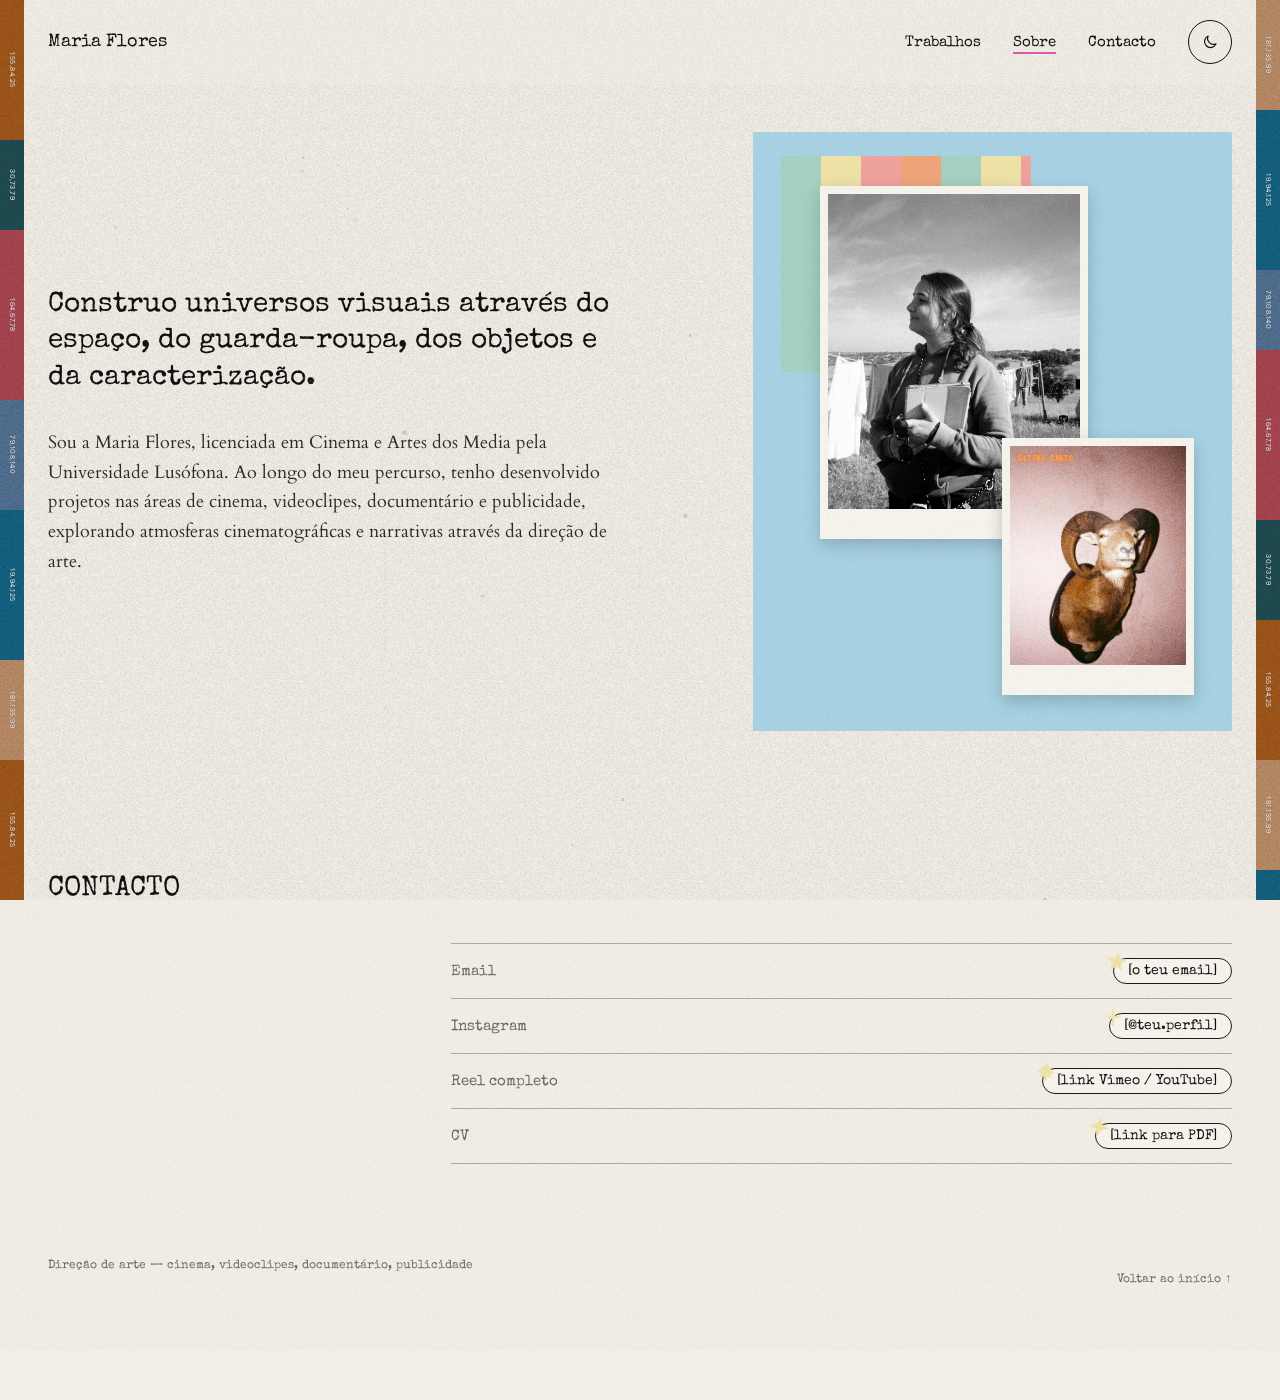
<file: sobre.html>
<!doctype html>
<html lang="pt-PT">
<head>
<meta charset="utf-8">
<meta name="viewport" content="width=device-width, initial-scale=1">
<title>Maria Flores — Sobre e contacto</title>
<link rel="icon" href="data:,">

<link rel="preconnect" href="https://fonts.googleapis.com">
<link href="https://fonts.googleapis.com/css2?family=Special+Elite&amp;display=swap" rel="stylesheet">
<link href="https://fonts.googleapis.com/css2?family=Cardo:wght@400;700&amp;display=swap" rel="stylesheet">
<style>
body{margin:0}
a{color:inherit;text-decoration:none}
.nl:hover{text-decoration:underline;text-decoration-color:#de5aab;text-decoration-thickness:2px;text-underline-offset:6px}
.mf{position:relative;z-index:0;transition:background-color .45s ease,color .45s ease}
.mf-light{--bg:#ffffff;--ink:#111111;--muted:#6b6b6b;--body:#2c2c2c;--line:rgba(17,17,17,.30);--band:#a9d4e6}
.mf-dark{--bg:#000000;--ink:#ecebe8;--muted:#a5a39e;--body:#d2d0cb;--line:rgba(236,235,232,.28);--band:#1d3440}
button{font:inherit;color:inherit;background:none;cursor:pointer}
.filmbg{position:fixed;top:0;left:0;right:0;bottom:0;z-index:-1;pointer-events:none;overflow:hidden}
.filmtile{position:absolute;left:0;top:0;width:100%;height:calc(100% + 4200px);background-repeat:repeat;background-size:1920px 4200px;background-position:center top;will-change:transform;animation:film-rise 190s linear infinite}
.mf-dark .filmtile{background-image:url(assets/195c46f9f25d2eacde2a236a3a179f39.svg)}
.mf-light .filmtile{background-image:url(assets/a7d337f7863a7fcd328ad513865520be.svg)}
.mf-dark .filmtile{filter:brightness(1.8) contrast(1.2)}
.mf-light .filmtile{filter:contrast(1.7) brightness(.95)}
@keyframes film-rise{from{transform:translateY(0)}to{transform:translateY(-4200px)}}
@media (prefers-reduced-motion: reduce){.filmtile{animation:none}}
@property --b0{syntax:'<color>';inherits:true;initial-value:#555555}
@property --b1{syntax:'<color>';inherits:true;initial-value:#555555}
@property --b2{syntax:'<color>';inherits:true;initial-value:#555555}
@property --b3{syntax:'<color>';inherits:true;initial-value:#555555}
@property --b4{syntax:'<color>';inherits:true;initial-value:#555555}
@property --b5{syntax:'<color>';inherits:true;initial-value:#555555}
.bar{position:fixed;top:0;bottom:0;width:24px;overflow:hidden;z-index:4;pointer-events:none;transition:--b0 1.4s ease,--b1 1.4s ease,--b2 1.4s ease,--b3 1.4s ease,--b4 1.4s ease,--b5 1.4s ease}
.bar-l{left:0}
.bar-r{right:0}
.track{position:absolute;left:0;right:0;top:0;height:calc(100% + 760px);will-change:transform}
.track-up{background-image:repeating-linear-gradient(180deg,var(--b0) 0,var(--b0) 140px,var(--b1) 140px,var(--b1) 230px,var(--b2) 230px,var(--b2) 400px,var(--b3) 400px,var(--b3) 510px,var(--b4) 510px,var(--b4) 660px,var(--b5) 660px,var(--b5) 760px);animation:bar-up 30s linear infinite}
.track-down{background-image:repeating-linear-gradient(180deg,var(--b5) 0,var(--b5) 110px,var(--b4) 110px,var(--b4) 270px,var(--b3) 270px,var(--b3) 350px,var(--b2) 350px,var(--b2) 520px,var(--b1) 520px,var(--b1) 620px,var(--b0) 620px,var(--b0) 760px);animation:bar-down 38s linear infinite}
@keyframes bar-up{from{transform:translateY(0)}to{transform:translateY(-760px)}}
@keyframes bar-down{from{transform:translateY(-760px)}to{transform:translateY(0)}}
@media (prefers-reduced-motion: reduce){.track-up,.track-down{animation:none}}
.bar{--b0:#9b5419;--b1:#1e494f;--b2:#a4434e;--b3:#4f6c8c;--b4:#135e7d;--b5:#b58763}
</style>
<link href="https://fonts.googleapis.com/css2?family=VT323&amp;display=swap" rel="stylesheet">
<link rel="stylesheet" href="site.css">
</head>
<body class="pg-sobre">

<div class="mf mf-light" style="position: relative; overflow: hidden; width: 100%; min-height: 1400px; box-sizing: border-box; background: var(--bg); color: var(--ink); font-family: 'Special Elite', 'Courier New', monospace; display: flex; flex-direction: column;">

<header style="display: flex; justify-content: space-between; align-items: center; padding: 20px 48px;">
<a class="nl" href="index.html" style="font-family: 'Special Elite', cursive; font-size: 18px; padding: 8px 0;">Maria Flores</a>
<nav style="display: flex; align-items: center; gap: 32px; font-size: 15px;">
<a class="nl" href="trabalhos.html" style="padding: 12px 0;">Trabalhos</a>
<a href="sobre.html" style="padding: 12px 0; font-weight: 400; text-decoration: underline; text-decoration-color: #de5aab; text-decoration-thickness: 2px; text-underline-offset: 6px;">Sobre</a>
<a class="nl" href="#contacto" style="padding: 12px 0;">Contacto</a>
<button data-theme-toggle aria-label="Alternar entre modo claro e modo escuro" style="min-height: 44px; padding: 0 16px; border: 1px solid var(--ink); border-radius: 999px; font-size: 14px;"></button>
</nav>
</header>

<section style="display: grid; grid-template-columns: repeat(12, minmax(0, 1fr)); column-gap: 24px; align-items: center; padding: 48px 48px 0;">
<div style="grid-column: 1 / span 6; display: flex; flex-direction: column; gap: 32px;">
<h1 style="margin: 0; font-size: 28px; line-height: 1.3; font-weight: 400;">Construo universos visuais através do <em style="font-style: normal; font-weight: 400;">espaço</em>, do guarda-roupa, dos objetos e da caracterização.</h1>
<p style="margin: 0; font-family: 'Cardo', Georgia, 'Times New Roman', serif; font-size: 18px; line-height: 1.65; max-width: 580px; color: var(--body);">Sou a Maria Flores, licenciada em Cinema e Artes dos Media pela Universidade Lusófona. Ao longo do meu percurso, tenho desenvolvido projetos nas áreas de cinema, videoclipes, documentário e publicidade, explorando atmosferas cinematográficas e narrativas através da direção de arte.</p>
</div>

<div style="grid-column: 8 / span 5; position: relative; aspect-ratio: 4 / 5; background: var(--band);">
<div aria-hidden="true" style="position: absolute; left: 6%; top: 4%; width: 52%; height: 36%; background-color: #f0e4a8; background-image: repeating-linear-gradient(90deg, #a7d3c2 0px, #a7d3c2 40px, #f0e4a8 40px, #f0e4a8 80px, #f2a3a0 80px, #f2a3a0 120px, #f0a77a 120px, #f0a77a 160px), repeating-linear-gradient(0deg, rgba(248,245,239,0.45) 0px, rgba(248,245,239,0.45) 40px, rgba(248,245,239,0) 40px, rgba(248,245,239,0) 80px);"></div>
<div style="position: absolute; left: 14%; top: 9%; width: 56%; box-sizing: border-box; background: #f8f5ef; padding: 8px 8px 30px; box-shadow: 0 6px 16px rgba(28, 27, 26, 0.22);">
<div style="position: relative; width: 100%; aspect-ratio: 4 / 5; overflow: hidden; background: #8d8a86;">
<img src="assets/21eb8d1a2e651da97a5f5a9d12be303e.jpg" alt="Retrato a preto e branco de Maria Flores" style="position: absolute; top: 0; left: 0; width: 100%; height: 100%; object-fit: cover; object-position: 50% 30%; display: block;">
</div>
</div>
<div style="position: absolute; right: 8%; bottom: 6%; width: 40%; box-sizing: border-box; background: #f8f5ef; padding: 8px 8px 30px; box-shadow: 0 6px 16px rgba(28, 27, 26, 0.22);">
<div class="slides" data-slideshow style="position: relative; width: 100%; aspect-ratio: 4 / 5; overflow: hidden; background: #c9953a;"><span class="stamp" aria-hidden="true">ÚLTIMO CANTO</span><img src="assets/sobre/01.webp" data-proj="Último Canto" alt="Mesa de cabeceira com candeeiro a petróleo, renda e óculos" class="on" loading="eager"><img src="assets/sobre/02.webp" data-me="1" data-proj="Último Canto" alt="Rapariga a montar um canário embalsamado sob uma cabeça de muflão" loading="lazy"><img src="assets/sobre/03.webp" data-me="1" data-proj="Último Canto" alt="Rapariga a abrir uma janela com cortinas de renda ao sol" loading="lazy"><img src="assets/sobre/04.webp" data-proj="Último Canto" alt="Cabeça de muflão embalsamada numa parede rosa" loading="lazy"><img src="assets/sobre/05.webp" data-proj="Último Canto" alt="Prateleira com aves embalsamadas e etiquetas" loading="lazy"><img src="assets/sobre/06.webp" data-proj="Se eu quiser, Choro" alt="Mesa com livro de feitiços, vassoura e velas" loading="lazy"><img src="assets/sobre/07.webp" data-me="1" data-proj="Se eu quiser, Choro" alt="Rapariga em frente a um altar de velas sob luz roxa" loading="lazy"><img src="assets/sobre/08.webp" data-proj="Se eu quiser, Choro" alt="Mesa de cozinha com relógio, vassoura e couve" loading="lazy"><img src="assets/sobre/09.webp" data-proj="Último Canto" alt="Gaiola com canário numa mina" loading="lazy"></div>
</div>
</div>
</section>

<section id="contacto" style="padding: 144px 48px 0;">
<h2 style="margin: 0 0 40px; font-family: 'Special Elite', cursive; font-weight: 400; font-size: 28px; line-height: 1;">CONTACTO</h2>
<div style="display: grid; grid-template-columns: repeat(12, minmax(0, 1fr)); column-gap: 24px;">
<div style="grid-column: 5 / span 8; font-size: 15px;">
<div style="display: flex; justify-content: space-between; align-items: center; border-top: 1px solid var(--line); padding: 14px 0;"><span style="color: var(--muted);">Email</span><span style="position: relative; display: inline-block; background: #f8f5ef; border: 1px solid #1c1b1a; border-radius: 999px; padding: 5px 14px; font-size: 14px;"><svg aria-hidden="true" width="20" height="20" viewBox="0 0 20 20" style="position: absolute; left: -7px; top: -7px;"><polygon points="11.2,1.6 12.8,7.1 19.0,8.1 13.3,11.7 14.2,17.5 9.4,14.5 3.3,16.9 5.8,10.9 1.8,5.7 8.1,6.3" fill="#f0e4a8" stroke="#f0e4a8" stroke-width="0.8" stroke-linejoin="round"></polygon></svg>[o teu email]</span></div>
<div style="display: flex; justify-content: space-between; align-items: center; border-top: 1px solid var(--line); padding: 14px 0;"><span style="color: var(--muted);">Instagram</span><span style="position: relative; display: inline-block; background: #f8f5ef; border: 1px solid #1c1b1a; border-radius: 999px; padding: 5px 14px; font-size: 14px;"><svg aria-hidden="true" width="20" height="20" viewBox="0 0 20 20" style="position: absolute; left: -7px; top: -7px;"><polygon points="10.1,0.9 11.0,8.7 17.2,10.1 11.0,11.2 10.0,19.3 9.0,11.3 3.0,10.1 9.0,8.7" fill="#f0e4a8" stroke="#f0e4a8" stroke-width="0.8" stroke-linejoin="round"></polygon></svg>[@teu.perfil]</span></div>
<div style="display: flex; justify-content: space-between; align-items: center; border-top: 1px solid var(--line); padding: 14px 0;"><span style="color: var(--muted);">Reel completo</span><span style="position: relative; display: inline-block; background: #f8f5ef; border: 1px solid #1c1b1a; border-radius: 999px; padding: 5px 14px; font-size: 14px;"><svg aria-hidden="true" width="20" height="20" viewBox="0 0 20 20" style="position: absolute; left: -7px; top: -7px;"><polygon points="10.6,1.2 12.0,5.9 15.4,5.4 14.1,8.7 18.5,10.7 13.8,11.9 14.4,15.4 11.3,14.1 9.0,19.1 7.9,14.0 4.4,14.9 5.5,11.5 1.4,9.4 6.1,7.9 5.7,4.8 8.6,5.6" fill="#f0e4a8" stroke="#f0e4a8" stroke-width="0.8" stroke-linejoin="round"></polygon></svg>[link Vimeo / YouTube]</span></div>
<div style="display: flex; justify-content: space-between; align-items: center; border-top: 1px solid var(--line); border-bottom: 1px solid var(--line); padding: 14px 0;"><span style="color: var(--muted);">CV</span><span style="position: relative; display: inline-block; background: #f8f5ef; border: 1px solid #1c1b1a; border-radius: 999px; padding: 5px 14px; font-size: 14px;"><svg aria-hidden="true" width="20" height="20" viewBox="0 0 20 20" style="position: absolute; left: -7px; top: -7px;"><polygon points="11.9,1.3 13.1,8.0 18.8,11.9 11.8,12.7 7.9,19.0 7.3,11.8 1.8,8.1 8.0,7.1" fill="#f0e4a8" stroke="#f0e4a8" stroke-width="0.8" stroke-linejoin="round"></polygon></svg>[link para PDF]</span></div>
</div>
</div>
</section>

<footer style="display: flex; justify-content: space-between; padding: 96px 48px 32px; font-size: 12px; color: var(--muted);">
<span>Direção de arte — cinema, videoclipes, documentário, publicidade</span>
<a class="nl" href="index.html" style="padding: 12px 0;">Voltar ao início ↑</a>
</footer>

<div class="filmbg" aria-hidden="true"><div class="filmtile"></div></div>
<div class="bar bar-l" aria-hidden="true"><div class="track track-up"><div style="position:absolute;left:0;right:0;height:760px;top:0px;"><span style="position:absolute;left:0;width:24px;top:0px;height:140px;display:flex;align-items:center;justify-content:center;font-size:6px;line-height:1;letter-spacing:.06em;font-weight:400;color:rgba(255,255,255,.82);text-shadow:0 0 1px rgba(0,0,0,.35);writing-mode:vertical-rl;white-space:nowrap;" data-lab="0"></span><span style="position:absolute;left:0;width:24px;top:140px;height:90px;display:flex;align-items:center;justify-content:center;font-size:6px;line-height:1;letter-spacing:.06em;font-weight:400;color:rgba(255,255,255,.82);text-shadow:0 0 1px rgba(0,0,0,.35);writing-mode:vertical-rl;white-space:nowrap;" data-lab="1"></span><span style="position:absolute;left:0;width:24px;top:230px;height:170px;display:flex;align-items:center;justify-content:center;font-size:6px;line-height:1;letter-spacing:.06em;font-weight:400;color:rgba(255,255,255,.82);text-shadow:0 0 1px rgba(0,0,0,.35);writing-mode:vertical-rl;white-space:nowrap;" data-lab="2"></span><span style="position:absolute;left:0;width:24px;top:400px;height:110px;display:flex;align-items:center;justify-content:center;font-size:6px;line-height:1;letter-spacing:.06em;font-weight:400;color:rgba(255,255,255,.82);text-shadow:0 0 1px rgba(0,0,0,.35);writing-mode:vertical-rl;white-space:nowrap;" data-lab="3"></span><span style="position:absolute;left:0;width:24px;top:510px;height:150px;display:flex;align-items:center;justify-content:center;font-size:6px;line-height:1;letter-spacing:.06em;font-weight:400;color:rgba(255,255,255,.82);text-shadow:0 0 1px rgba(0,0,0,.35);writing-mode:vertical-rl;white-space:nowrap;" data-lab="4"></span><span style="position:absolute;left:0;width:24px;top:660px;height:100px;display:flex;align-items:center;justify-content:center;font-size:6px;line-height:1;letter-spacing:.06em;font-weight:400;color:rgba(255,255,255,.82);text-shadow:0 0 1px rgba(0,0,0,.35);writing-mode:vertical-rl;white-space:nowrap;" data-lab="5"></span></div><div style="position:absolute;left:0;right:0;height:760px;top:760px;"><span style="position:absolute;left:0;width:24px;top:0px;height:140px;display:flex;align-items:center;justify-content:center;font-size:6px;line-height:1;letter-spacing:.06em;font-weight:400;color:rgba(255,255,255,.82);text-shadow:0 0 1px rgba(0,0,0,.35);writing-mode:vertical-rl;white-space:nowrap;" data-lab="0"></span><span style="position:absolute;left:0;width:24px;top:140px;height:90px;display:flex;align-items:center;justify-content:center;font-size:6px;line-height:1;letter-spacing:.06em;font-weight:400;color:rgba(255,255,255,.82);text-shadow:0 0 1px rgba(0,0,0,.35);writing-mode:vertical-rl;white-space:nowrap;" data-lab="1"></span><span style="position:absolute;left:0;width:24px;top:230px;height:170px;display:flex;align-items:center;justify-content:center;font-size:6px;line-height:1;letter-spacing:.06em;font-weight:400;color:rgba(255,255,255,.82);text-shadow:0 0 1px rgba(0,0,0,.35);writing-mode:vertical-rl;white-space:nowrap;" data-lab="2"></span><span style="position:absolute;left:0;width:24px;top:400px;height:110px;display:flex;align-items:center;justify-content:center;font-size:6px;line-height:1;letter-spacing:.06em;font-weight:400;color:rgba(255,255,255,.82);text-shadow:0 0 1px rgba(0,0,0,.35);writing-mode:vertical-rl;white-space:nowrap;" data-lab="3"></span><span style="position:absolute;left:0;width:24px;top:510px;height:150px;display:flex;align-items:center;justify-content:center;font-size:6px;line-height:1;letter-spacing:.06em;font-weight:400;color:rgba(255,255,255,.82);text-shadow:0 0 1px rgba(0,0,0,.35);writing-mode:vertical-rl;white-space:nowrap;" data-lab="4"></span><span style="position:absolute;left:0;width:24px;top:660px;height:100px;display:flex;align-items:center;justify-content:center;font-size:6px;line-height:1;letter-spacing:.06em;font-weight:400;color:rgba(255,255,255,.82);text-shadow:0 0 1px rgba(0,0,0,.35);writing-mode:vertical-rl;white-space:nowrap;" data-lab="5"></span></div><div style="position:absolute;left:0;right:0;height:760px;top:1520px;"><span style="position:absolute;left:0;width:24px;top:0px;height:140px;display:flex;align-items:center;justify-content:center;font-size:6px;line-height:1;letter-spacing:.06em;font-weight:400;color:rgba(255,255,255,.82);text-shadow:0 0 1px rgba(0,0,0,.35);writing-mode:vertical-rl;white-space:nowrap;" data-lab="0"></span><span style="position:absolute;left:0;width:24px;top:140px;height:90px;display:flex;align-items:center;justify-content:center;font-size:6px;line-height:1;letter-spacing:.06em;font-weight:400;color:rgba(255,255,255,.82);text-shadow:0 0 1px rgba(0,0,0,.35);writing-mode:vertical-rl;white-space:nowrap;" data-lab="1"></span><span style="position:absolute;left:0;width:24px;top:230px;height:170px;display:flex;align-items:center;justify-content:center;font-size:6px;line-height:1;letter-spacing:.06em;font-weight:400;color:rgba(255,255,255,.82);text-shadow:0 0 1px rgba(0,0,0,.35);writing-mode:vertical-rl;white-space:nowrap;" data-lab="2"></span><span style="position:absolute;left:0;width:24px;top:400px;height:110px;display:flex;align-items:center;justify-content:center;font-size:6px;line-height:1;letter-spacing:.06em;font-weight:400;color:rgba(255,255,255,.82);text-shadow:0 0 1px rgba(0,0,0,.35);writing-mode:vertical-rl;white-space:nowrap;" data-lab="3"></span><span style="position:absolute;left:0;width:24px;top:510px;height:150px;display:flex;align-items:center;justify-content:center;font-size:6px;line-height:1;letter-spacing:.06em;font-weight:400;color:rgba(255,255,255,.82);text-shadow:0 0 1px rgba(0,0,0,.35);writing-mode:vertical-rl;white-space:nowrap;" data-lab="4"></span><span style="position:absolute;left:0;width:24px;top:660px;height:100px;display:flex;align-items:center;justify-content:center;font-size:6px;line-height:1;letter-spacing:.06em;font-weight:400;color:rgba(255,255,255,.82);text-shadow:0 0 1px rgba(0,0,0,.35);writing-mode:vertical-rl;white-space:nowrap;" data-lab="5"></span></div><div style="position:absolute;left:0;right:0;height:760px;top:2280px;"><span style="position:absolute;left:0;width:24px;top:0px;height:140px;display:flex;align-items:center;justify-content:center;font-size:6px;line-height:1;letter-spacing:.06em;font-weight:400;color:rgba(255,255,255,.82);text-shadow:0 0 1px rgba(0,0,0,.35);writing-mode:vertical-rl;white-space:nowrap;" data-lab="0"></span><span style="position:absolute;left:0;width:24px;top:140px;height:90px;display:flex;align-items:center;justify-content:center;font-size:6px;line-height:1;letter-spacing:.06em;font-weight:400;color:rgba(255,255,255,.82);text-shadow:0 0 1px rgba(0,0,0,.35);writing-mode:vertical-rl;white-space:nowrap;" data-lab="1"></span><span style="position:absolute;left:0;width:24px;top:230px;height:170px;display:flex;align-items:center;justify-content:center;font-size:6px;line-height:1;letter-spacing:.06em;font-weight:400;color:rgba(255,255,255,.82);text-shadow:0 0 1px rgba(0,0,0,.35);writing-mode:vertical-rl;white-space:nowrap;" data-lab="2"></span><span style="position:absolute;left:0;width:24px;top:400px;height:110px;display:flex;align-items:center;justify-content:center;font-size:6px;line-height:1;letter-spacing:.06em;font-weight:400;color:rgba(255,255,255,.82);text-shadow:0 0 1px rgba(0,0,0,.35);writing-mode:vertical-rl;white-space:nowrap;" data-lab="3"></span><span style="position:absolute;left:0;width:24px;top:510px;height:150px;display:flex;align-items:center;justify-content:center;font-size:6px;line-height:1;letter-spacing:.06em;font-weight:400;color:rgba(255,255,255,.82);text-shadow:0 0 1px rgba(0,0,0,.35);writing-mode:vertical-rl;white-space:nowrap;" data-lab="4"></span><span style="position:absolute;left:0;width:24px;top:660px;height:100px;display:flex;align-items:center;justify-content:center;font-size:6px;line-height:1;letter-spacing:.06em;font-weight:400;color:rgba(255,255,255,.82);text-shadow:0 0 1px rgba(0,0,0,.35);writing-mode:vertical-rl;white-space:nowrap;" data-lab="5"></span></div></div></div>
<div class="bar bar-r" aria-hidden="true"><div class="track track-down"><div style="position:absolute;left:0;right:0;height:760px;top:0px;"><span style="position:absolute;left:0;width:24px;top:0px;height:110px;display:flex;align-items:center;justify-content:center;font-size:6px;line-height:1;letter-spacing:.06em;font-weight:400;color:rgba(255,255,255,.82);text-shadow:0 0 1px rgba(0,0,0,.35);writing-mode:vertical-rl;white-space:nowrap;" data-lab="5"></span><span style="position:absolute;left:0;width:24px;top:110px;height:160px;display:flex;align-items:center;justify-content:center;font-size:6px;line-height:1;letter-spacing:.06em;font-weight:400;color:rgba(255,255,255,.82);text-shadow:0 0 1px rgba(0,0,0,.35);writing-mode:vertical-rl;white-space:nowrap;" data-lab="4"></span><span style="position:absolute;left:0;width:24px;top:270px;height:80px;display:flex;align-items:center;justify-content:center;font-size:6px;line-height:1;letter-spacing:.06em;font-weight:400;color:rgba(255,255,255,.82);text-shadow:0 0 1px rgba(0,0,0,.35);writing-mode:vertical-rl;white-space:nowrap;" data-lab="3"></span><span style="position:absolute;left:0;width:24px;top:350px;height:170px;display:flex;align-items:center;justify-content:center;font-size:6px;line-height:1;letter-spacing:.06em;font-weight:400;color:rgba(255,255,255,.82);text-shadow:0 0 1px rgba(0,0,0,.35);writing-mode:vertical-rl;white-space:nowrap;" data-lab="2"></span><span style="position:absolute;left:0;width:24px;top:520px;height:100px;display:flex;align-items:center;justify-content:center;font-size:6px;line-height:1;letter-spacing:.06em;font-weight:400;color:rgba(255,255,255,.82);text-shadow:0 0 1px rgba(0,0,0,.35);writing-mode:vertical-rl;white-space:nowrap;" data-lab="1"></span><span style="position:absolute;left:0;width:24px;top:620px;height:140px;display:flex;align-items:center;justify-content:center;font-size:6px;line-height:1;letter-spacing:.06em;font-weight:400;color:rgba(255,255,255,.82);text-shadow:0 0 1px rgba(0,0,0,.35);writing-mode:vertical-rl;white-space:nowrap;" data-lab="0"></span></div><div style="position:absolute;left:0;right:0;height:760px;top:760px;"><span style="position:absolute;left:0;width:24px;top:0px;height:110px;display:flex;align-items:center;justify-content:center;font-size:6px;line-height:1;letter-spacing:.06em;font-weight:400;color:rgba(255,255,255,.82);text-shadow:0 0 1px rgba(0,0,0,.35);writing-mode:vertical-rl;white-space:nowrap;" data-lab="5"></span><span style="position:absolute;left:0;width:24px;top:110px;height:160px;display:flex;align-items:center;justify-content:center;font-size:6px;line-height:1;letter-spacing:.06em;font-weight:400;color:rgba(255,255,255,.82);text-shadow:0 0 1px rgba(0,0,0,.35);writing-mode:vertical-rl;white-space:nowrap;" data-lab="4"></span><span style="position:absolute;left:0;width:24px;top:270px;height:80px;display:flex;align-items:center;justify-content:center;font-size:6px;line-height:1;letter-spacing:.06em;font-weight:400;color:rgba(255,255,255,.82);text-shadow:0 0 1px rgba(0,0,0,.35);writing-mode:vertical-rl;white-space:nowrap;" data-lab="3"></span><span style="position:absolute;left:0;width:24px;top:350px;height:170px;display:flex;align-items:center;justify-content:center;font-size:6px;line-height:1;letter-spacing:.06em;font-weight:400;color:rgba(255,255,255,.82);text-shadow:0 0 1px rgba(0,0,0,.35);writing-mode:vertical-rl;white-space:nowrap;" data-lab="2"></span><span style="position:absolute;left:0;width:24px;top:520px;height:100px;display:flex;align-items:center;justify-content:center;font-size:6px;line-height:1;letter-spacing:.06em;font-weight:400;color:rgba(255,255,255,.82);text-shadow:0 0 1px rgba(0,0,0,.35);writing-mode:vertical-rl;white-space:nowrap;" data-lab="1"></span><span style="position:absolute;left:0;width:24px;top:620px;height:140px;display:flex;align-items:center;justify-content:center;font-size:6px;line-height:1;letter-spacing:.06em;font-weight:400;color:rgba(255,255,255,.82);text-shadow:0 0 1px rgba(0,0,0,.35);writing-mode:vertical-rl;white-space:nowrap;" data-lab="0"></span></div><div style="position:absolute;left:0;right:0;height:760px;top:1520px;"><span style="position:absolute;left:0;width:24px;top:0px;height:110px;display:flex;align-items:center;justify-content:center;font-size:6px;line-height:1;letter-spacing:.06em;font-weight:400;color:rgba(255,255,255,.82);text-shadow:0 0 1px rgba(0,0,0,.35);writing-mode:vertical-rl;white-space:nowrap;" data-lab="5"></span><span style="position:absolute;left:0;width:24px;top:110px;height:160px;display:flex;align-items:center;justify-content:center;font-size:6px;line-height:1;letter-spacing:.06em;font-weight:400;color:rgba(255,255,255,.82);text-shadow:0 0 1px rgba(0,0,0,.35);writing-mode:vertical-rl;white-space:nowrap;" data-lab="4"></span><span style="position:absolute;left:0;width:24px;top:270px;height:80px;display:flex;align-items:center;justify-content:center;font-size:6px;line-height:1;letter-spacing:.06em;font-weight:400;color:rgba(255,255,255,.82);text-shadow:0 0 1px rgba(0,0,0,.35);writing-mode:vertical-rl;white-space:nowrap;" data-lab="3"></span><span style="position:absolute;left:0;width:24px;top:350px;height:170px;display:flex;align-items:center;justify-content:center;font-size:6px;line-height:1;letter-spacing:.06em;font-weight:400;color:rgba(255,255,255,.82);text-shadow:0 0 1px rgba(0,0,0,.35);writing-mode:vertical-rl;white-space:nowrap;" data-lab="2"></span><span style="position:absolute;left:0;width:24px;top:520px;height:100px;display:flex;align-items:center;justify-content:center;font-size:6px;line-height:1;letter-spacing:.06em;font-weight:400;color:rgba(255,255,255,.82);text-shadow:0 0 1px rgba(0,0,0,.35);writing-mode:vertical-rl;white-space:nowrap;" data-lab="1"></span><span style="position:absolute;left:0;width:24px;top:620px;height:140px;display:flex;align-items:center;justify-content:center;font-size:6px;line-height:1;letter-spacing:.06em;font-weight:400;color:rgba(255,255,255,.82);text-shadow:0 0 1px rgba(0,0,0,.35);writing-mode:vertical-rl;white-space:nowrap;" data-lab="0"></span></div><div style="position:absolute;left:0;right:0;height:760px;top:2280px;"><span style="position:absolute;left:0;width:24px;top:0px;height:110px;display:flex;align-items:center;justify-content:center;font-size:6px;line-height:1;letter-spacing:.06em;font-weight:400;color:rgba(255,255,255,.82);text-shadow:0 0 1px rgba(0,0,0,.35);writing-mode:vertical-rl;white-space:nowrap;" data-lab="5"></span><span style="position:absolute;left:0;width:24px;top:110px;height:160px;display:flex;align-items:center;justify-content:center;font-size:6px;line-height:1;letter-spacing:.06em;font-weight:400;color:rgba(255,255,255,.82);text-shadow:0 0 1px rgba(0,0,0,.35);writing-mode:vertical-rl;white-space:nowrap;" data-lab="4"></span><span style="position:absolute;left:0;width:24px;top:270px;height:80px;display:flex;align-items:center;justify-content:center;font-size:6px;line-height:1;letter-spacing:.06em;font-weight:400;color:rgba(255,255,255,.82);text-shadow:0 0 1px rgba(0,0,0,.35);writing-mode:vertical-rl;white-space:nowrap;" data-lab="3"></span><span style="position:absolute;left:0;width:24px;top:350px;height:170px;display:flex;align-items:center;justify-content:center;font-size:6px;line-height:1;letter-spacing:.06em;font-weight:400;color:rgba(255,255,255,.82);text-shadow:0 0 1px rgba(0,0,0,.35);writing-mode:vertical-rl;white-space:nowrap;" data-lab="2"></span><span style="position:absolute;left:0;width:24px;top:520px;height:100px;display:flex;align-items:center;justify-content:center;font-size:6px;line-height:1;letter-spacing:.06em;font-weight:400;color:rgba(255,255,255,.82);text-shadow:0 0 1px rgba(0,0,0,.35);writing-mode:vertical-rl;white-space:nowrap;" data-lab="1"></span><span style="position:absolute;left:0;width:24px;top:620px;height:140px;display:flex;align-items:center;justify-content:center;font-size:6px;line-height:1;letter-spacing:.06em;font-weight:400;color:rgba(255,255,255,.82);text-shadow:0 0 1px rgba(0,0,0,.35);writing-mode:vertical-rl;white-space:nowrap;" data-lab="0"></span></div></div></div>
</div>
<script src="site.js"></script>
</body>
</html>
</file>
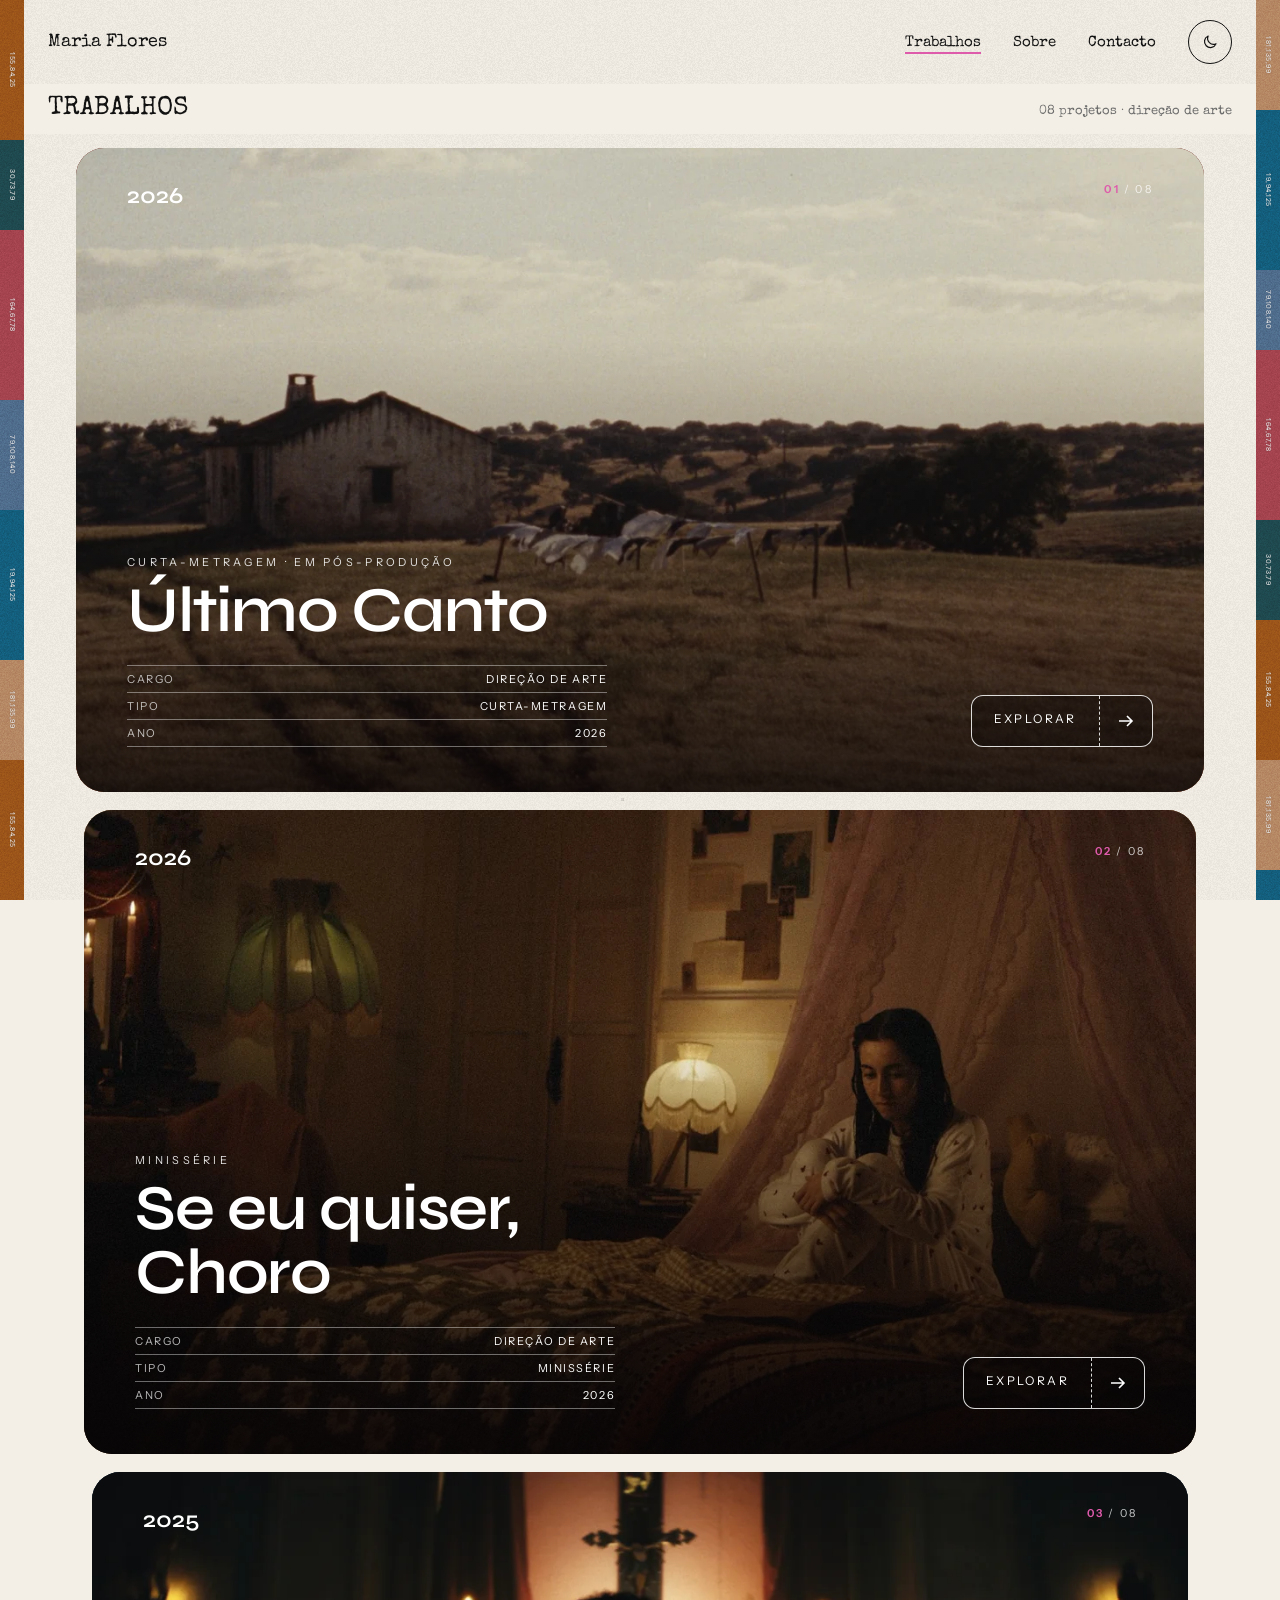
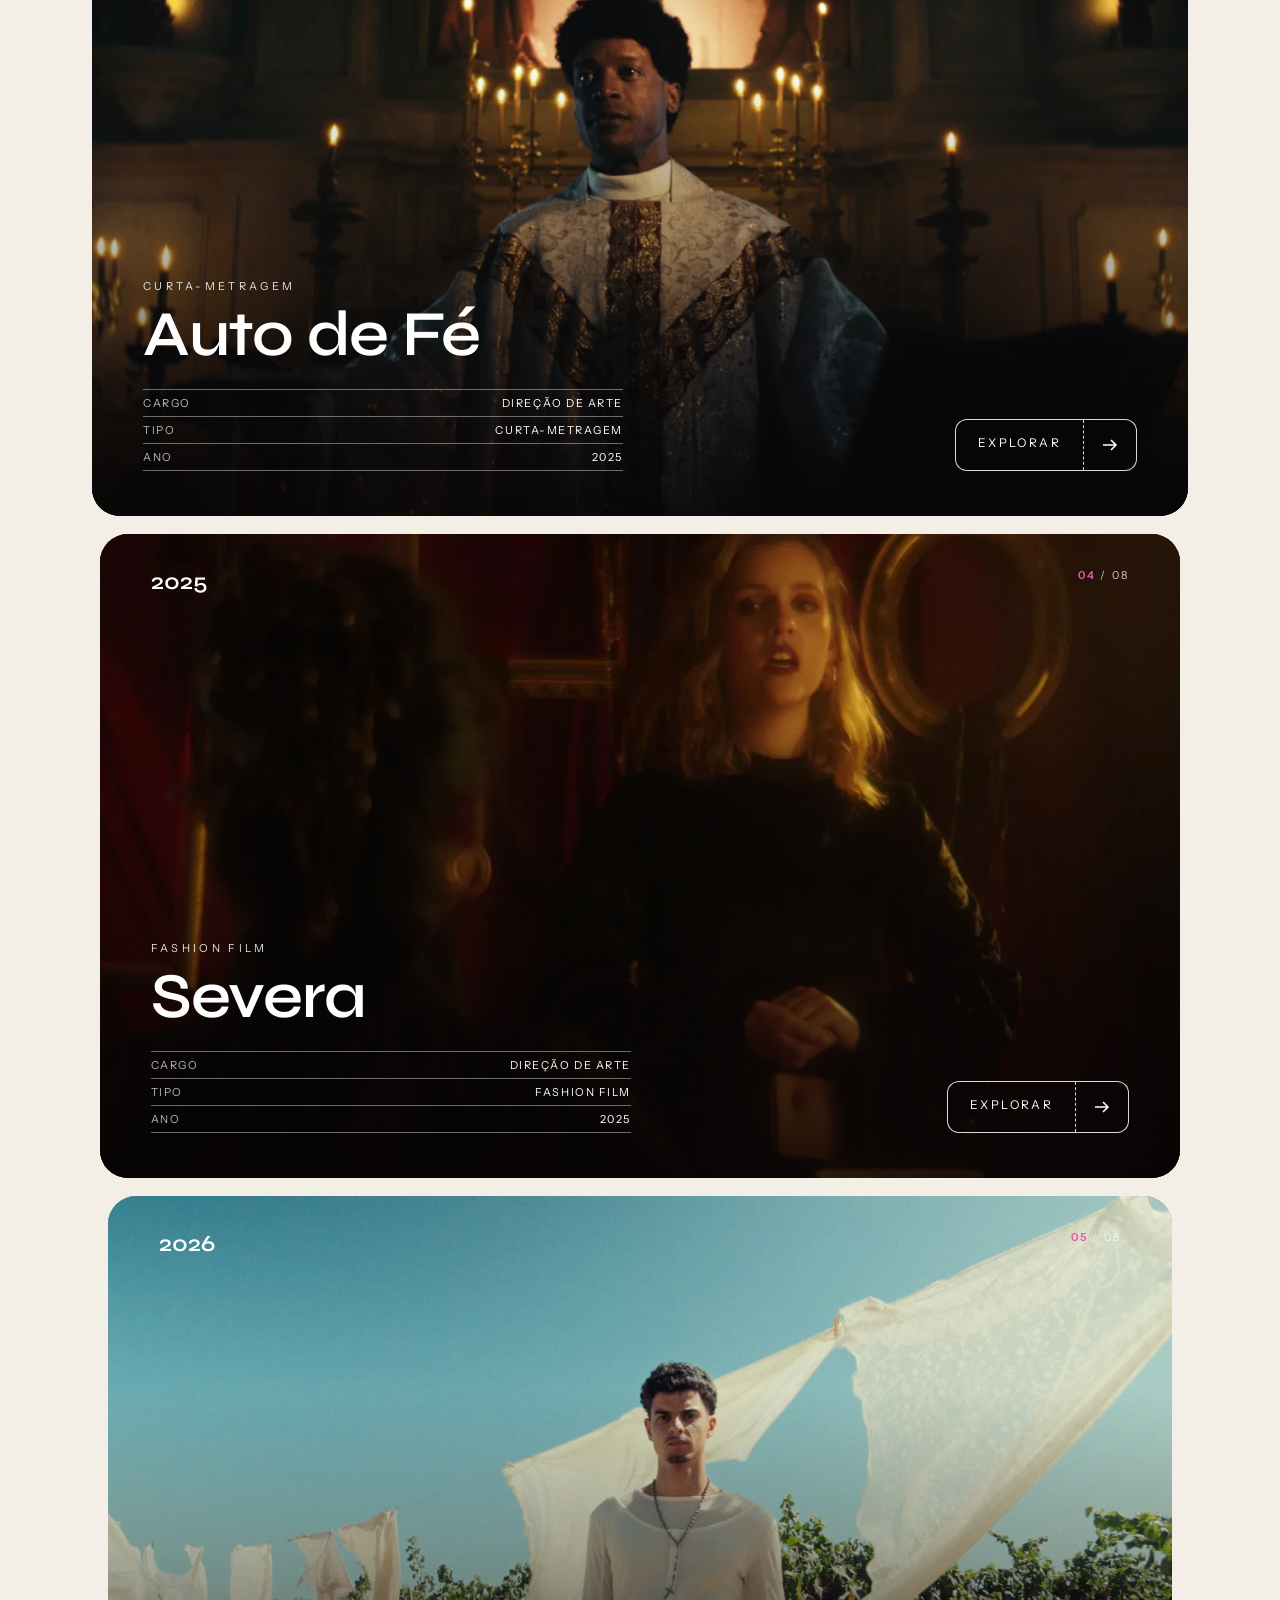
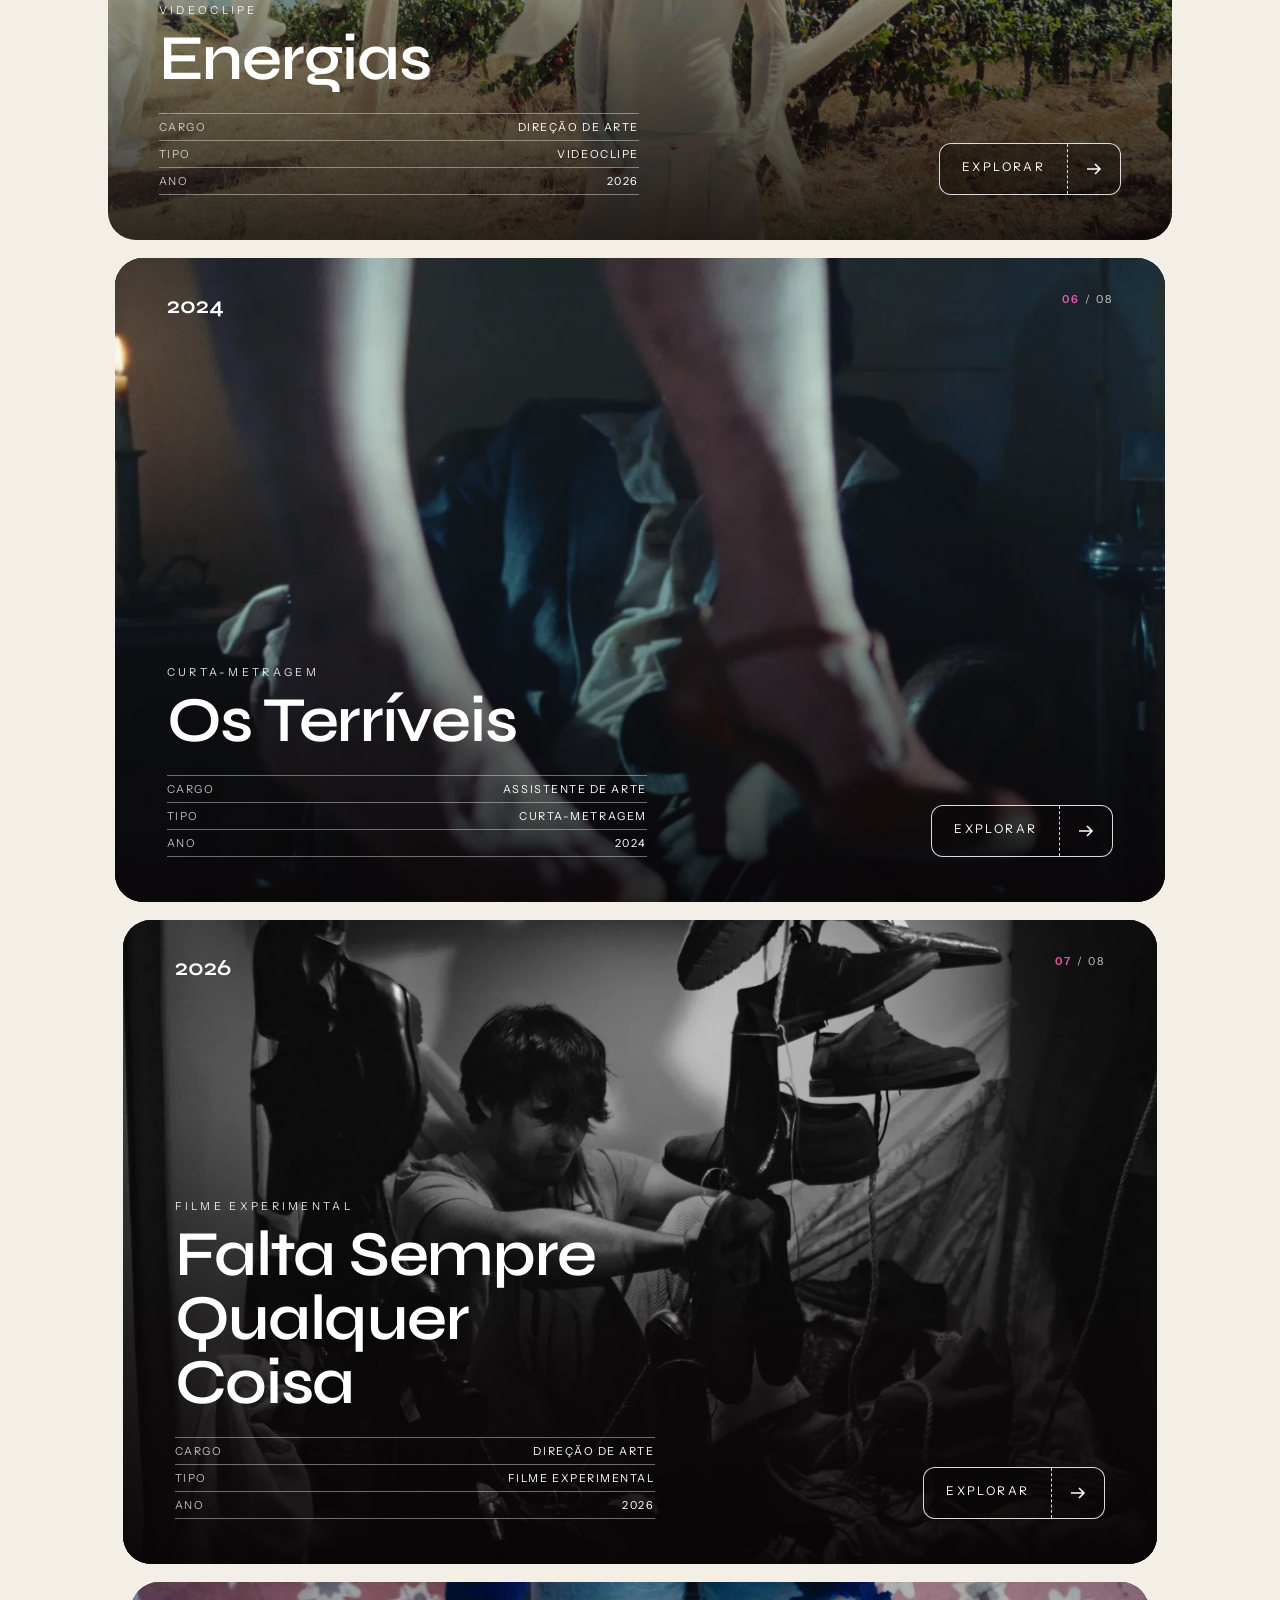
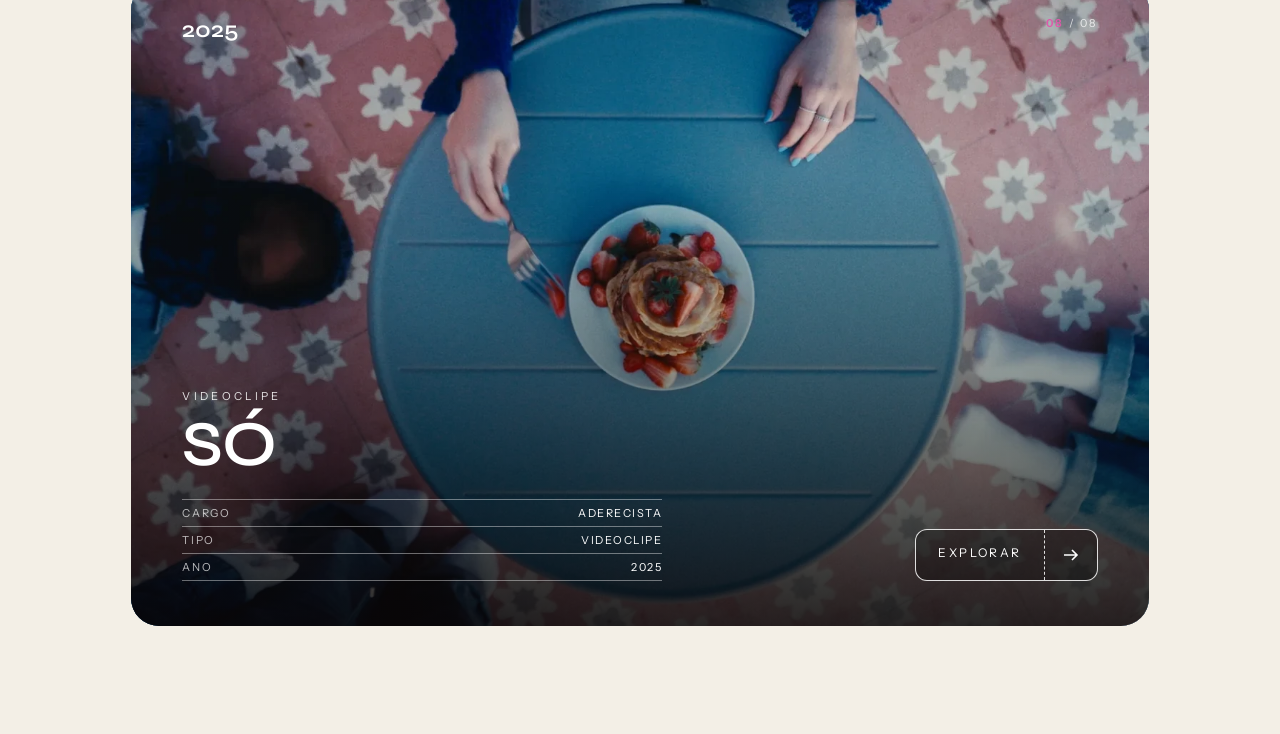
<file: trabalhos.html>
<!doctype html>
<html lang="pt-PT">
<head>
<meta charset="utf-8">
<meta name="viewport" content="width=device-width, initial-scale=1">
<title>Maria Flores — Trabalhos</title>
<link rel="icon" href="data:,">

<link rel="preconnect" href="https://fonts.googleapis.com">
<link href="https://fonts.googleapis.com/css2?family=Rubik:wght@800&amp;display=swap" rel="stylesheet">
<link href="https://fonts.googleapis.com/css2?family=Special+Elite&amp;display=swap" rel="stylesheet">
<style>
body{margin:0}
a{color:inherit;text-decoration:none}
.nl:hover{text-decoration:underline;text-decoration-color:#de5aab;text-decoration-thickness:2px;text-underline-offset:6px}
.mf{position:relative;z-index:0;transition:background-color .45s ease,color .45s ease}
.mf-light{--bg:#ffffff;--ink:#111111;--muted:#6b6b6b;--body:#2c2c2c;--line:rgba(17,17,17,.30);--band:#a9d4e6}
.mf-dark{--bg:#000000;--ink:#ecebe8;--muted:#a5a39e;--body:#d2d0cb;--line:rgba(236,235,232,.28);--band:#1d3440}
button{font:inherit;color:inherit;background:none;cursor:pointer}
.filmbg{position:fixed;top:0;left:0;right:0;bottom:0;z-index:-1;pointer-events:none;overflow:hidden}
.filmtile{position:absolute;left:0;top:0;width:100%;height:calc(100% + 4200px);background-repeat:repeat;background-size:1920px 4200px;background-position:center top;will-change:transform;animation:film-rise 190s linear infinite}
.mf-dark .filmtile{background-image:url(assets/195c46f9f25d2eacde2a236a3a179f39.svg)}
.mf-light .filmtile{background-image:url(assets/a7d337f7863a7fcd328ad513865520be.svg)}
.mf-dark .filmtile{filter:brightness(1.8) contrast(1.2)}
.mf-light .filmtile{filter:contrast(1.7) brightness(.95)}
@keyframes film-rise{from{transform:translateY(0)}to{transform:translateY(-4200px)}}
@media (prefers-reduced-motion: reduce){.filmtile{animation:none}}
@property --b0{syntax:'<color>';inherits:true;initial-value:#555555}
@property --b1{syntax:'<color>';inherits:true;initial-value:#555555}
@property --b2{syntax:'<color>';inherits:true;initial-value:#555555}
@property --b3{syntax:'<color>';inherits:true;initial-value:#555555}
@property --b4{syntax:'<color>';inherits:true;initial-value:#555555}
@property --b5{syntax:'<color>';inherits:true;initial-value:#555555}
.bar{position:fixed;top:0;bottom:0;width:24px;overflow:hidden;z-index:4;pointer-events:none;transition:--b0 1.4s ease,--b1 1.4s ease,--b2 1.4s ease,--b3 1.4s ease,--b4 1.4s ease,--b5 1.4s ease}
.bar-l{left:0}
.bar-r{right:0}
.track{position:absolute;left:0;right:0;top:0;height:calc(100% + 760px);will-change:transform}
.track-up{background-image:repeating-linear-gradient(180deg,var(--b0) 0,var(--b0) 140px,var(--b1) 140px,var(--b1) 230px,var(--b2) 230px,var(--b2) 400px,var(--b3) 400px,var(--b3) 510px,var(--b4) 510px,var(--b4) 660px,var(--b5) 660px,var(--b5) 760px);animation:bar-up 30s linear infinite}
.track-down{background-image:repeating-linear-gradient(180deg,var(--b5) 0,var(--b5) 110px,var(--b4) 110px,var(--b4) 270px,var(--b3) 270px,var(--b3) 350px,var(--b2) 350px,var(--b2) 520px,var(--b1) 520px,var(--b1) 620px,var(--b0) 620px,var(--b0) 760px);animation:bar-down 38s linear infinite}
@keyframes bar-up{from{transform:translateY(0)}to{transform:translateY(-760px)}}
@keyframes bar-down{from{transform:translateY(-760px)}to{transform:translateY(0)}}
@media (prefers-reduced-motion: reduce){.track-up,.track-down{animation:none}}
.bar{--b0:#9b5419;--b1:#1e494f;--b2:#a4434e;--b3:#4f6c8c;--b4:#135e7d;--b5:#b58763}
</style>
<link href="https://fonts.googleapis.com/css2?family=Instrument+Sans:wght@400;500;600&amp;family=Syne:wght@500;600;700&amp;display=swap" rel="stylesheet">
<style>
/* Trabalhos: cartões de largura total que se empilham com o scroll */
/* Página fixa: só os cartões se mexem */
html,body{overscroll-behavior-y:none}
.mf section.wk-title{position:sticky;top:84px;z-index:40;margin:0 24px;padding:12px 24px;background:var(--bg);display:flex;justify-content:space-between;align-items:baseline;gap:12px}
.mf section.wk-title h1{margin:0;font-family:'Special Elite',cursive;font-weight:400;font-size:26px !important;line-height:1}
.wk-title span{font-size:13px;color:var(--muted)}
.wk-stack{display:block;padding:14px 76px calc(var(--wk-peek) - 2vh);--wk-top:150px;--wk-peek:12vh;font-family:'Instrument Sans','Helvetica Neue',Arial,sans-serif}
@supports (height:1svh){.wk-stack{--wk-peek:12svh;padding-bottom:calc(var(--wk-peek) - 2svh)}}
.wk-card{display:block;position:sticky;top:var(--wk-top);height:calc(100vh - var(--wk-top) - var(--wk-peek));width:calc(100% - var(--i) * 1.4%);margin:0 auto 2vh;border-radius:28px;overflow:hidden;isolation:isolate;background:var(--bg);color:#fff;transform-origin:50% 0}
@supports (height:1svh){.wk-card{height:calc(100svh - var(--wk-top) - var(--wk-peek));margin-bottom:2svh}}
.wk-photo{position:absolute;inset:0;z-index:-2;background:var(--bg)}
.wk-photo img{position:absolute;inset:0;width:100%;height:100%;object-fit:cover;display:block}
.wk-card::before{content:"";position:absolute;inset:0;z-index:-1;background:linear-gradient(0deg,rgba(8,4,5,.82),rgba(8,4,5,.25) 45%,transparent 70%)}
.wk-shade{position:absolute;inset:0;background:#000;opacity:var(--cover,0);pointer-events:none;z-index:3}
.wk-year{position:absolute;top:clamp(18px,3vw,34px);left:clamp(20px,4vw,72px);font-family:'Syne',sans-serif;font-weight:600;font-size:clamp(16px,1.8vw,24px)}
.wk-num{position:absolute;top:clamp(18px,3vw,34px);right:clamp(20px,4vw,72px);font-size:11px;letter-spacing:.2em;color:rgba(255,255,255,.75)}
.wk-num b{color:#de5aab;font-weight:600}
.wk-text{position:absolute;left:clamp(20px,4vw,72px);bottom:clamp(20px,5vh,56px);width:min(480px,62%)}
.wk-cat{display:block;font-size:11px;letter-spacing:.3em;text-transform:uppercase;margin-bottom:10px;color:rgba(255,255,255,.88)}
.wk-text h2{font-family:'Syne',sans-serif;font-weight:600;font-size:clamp(30px,5vw,64px);line-height:1;letter-spacing:-.02em;margin:0 0 22px;text-wrap:balance}
.wk-rows{margin:0;padding:0}
.wk-rows div{display:flex;justify-content:space-between;gap:16px;border-top:1px solid rgba(255,255,255,.4);padding:6px 0;font-size:11px;letter-spacing:.14em;text-transform:uppercase}
.wk-rows div:last-child{border-bottom:1px solid rgba(255,255,255,.4)}
.wk-rows dt{color:rgba(255,255,255,.72)}
.wk-rows dd{margin:0;text-align:right}
.wk-go{position:absolute;right:clamp(20px,4vw,72px);bottom:clamp(20px,5vh,56px);display:flex;align-items:stretch;border:1px solid rgba(255,255,255,.85);border-radius:12px;font-size:12px;letter-spacing:.2em;text-transform:uppercase;background:rgba(10,6,7,.35);transition:border-color .25s,color .25s}
.wk-go>span{padding:15px 22px}
.wk-go .wk-arrow{padding:15px 16px;border-left:1px dashed rgba(255,255,255,.85);display:grid;place-items:center}
.wk-card:hover .wk-go,.wk-card:focus-visible .wk-go{border-color:#de5aab;color:#de5aab}
.wk-card:hover .wk-go .wk-arrow,.wk-card:focus-visible .wk-go .wk-arrow{border-left-color:#de5aab}
.wk-card:focus-visible{outline:2px dashed #de5aab;outline-offset:4px}
@media (max-width:760px){
  .mf section.wk-title{position:absolute;width:1px;height:1px;padding:0;margin:-1px;overflow:hidden;clip:rect(0 0 0 0);white-space:nowrap}
  .wk-stack{--wk-top:118px}
  .wk-photo img{object-position:var(--pos,50% 50%)}
  .wk-card{border-radius:20px;width:calc(100% - var(--i) * 1%)}
  .wk-text{width:calc(100% - 40px);bottom:84px}
  .wk-text h2{margin-bottom:16px}
  .wk-go{right:auto;left:clamp(20px,4vw,72px);bottom:20px}
  .wk-go>span{padding-top:12px;padding-bottom:12px}
}
</style>
<link rel="stylesheet" href="site.css">
</head>
<body>

<div class="mf mf-light" style="position: relative; overflow: clip; width: 100%; box-sizing: border-box; background: var(--bg); color: var(--ink); font-family: 'Special Elite', 'Courier New', monospace; display: flex; flex-direction: column;">

<header style="display: flex; justify-content: space-between; align-items: center; padding: 20px 48px;">
<a class="nl" href="index.html" style="font-family: 'Special Elite', cursive; font-size: 18px; padding: 8px 0;">Maria Flores</a>
<nav style="display: flex; align-items: center; gap: 32px; font-size: 15px;">
<a href="trabalhos.html" style="padding: 12px 0; font-weight: 400; text-decoration: underline; text-decoration-color: #de5aab; text-decoration-thickness: 2px; text-underline-offset: 6px;">Trabalhos</a>
<a class="nl" href="sobre.html" style="padding: 12px 0;">Sobre</a>
<a class="nl" href="sobre.html#contacto" style="padding: 12px 0;">Contacto</a>
<button data-theme-toggle aria-label="Alternar entre modo claro e modo escuro" style="min-height: 44px; padding: 0 16px; border: 1px solid var(--ink); border-radius: 999px; font-size: 14px;"></button>
</nav>
</header>

<section class="wk-title">
<h1>TRABALHOS</h1>
<span>08 projetos · direção de arte</span>
</section>

<section class="wk-stack" aria-label="Trabalhos">
<a class="wk-card" href="ultimo-canto.html" style="--i:0;--bg:#7a3b34;--pos:29% 50%" aria-label="Último Canto">
<div class="wk-photo"><img src="assets/covers/ultimo-canto.webp" alt="Fotograma de Último Canto" loading="eager"></div>
<span class="wk-year">2026</span>
<span class="wk-num"><b>01</b> / 08</span>
<div class="wk-text">
<span class="wk-cat">Curta-metragem · em pós-produção</span>
<h2>Último Canto</h2>
<dl class="wk-rows"><div><dt>cargo</dt><dd>Direção de Arte</dd></div><div><dt>tipo</dt><dd>Curta-metragem</dd></div><div><dt>ano</dt><dd>2026</dd></div></dl>
</div>
<span class="wk-go"><span>explorar</span><span class="wk-arrow"><svg width="20" height="20" viewBox="0 0 20 20" fill="none" stroke="currentColor" stroke-width="1.6" aria-hidden="true"><path d="M3 10h13M11 5l5 5-5 5"/></svg></span></span>
<span class="wk-shade"></span>
</a>
<a class="wk-card" href="se-eu-quiser-choro.html" style="--i:1;--bg:#8f6a49;--pos:79% 50%" aria-label="Se eu quiser, Choro">
<div class="wk-photo"><img src="assets/covers/se-eu-quiser-choro.webp" alt="Fotograma de Se eu quiser, Choro" loading="eager"></div>
<span class="wk-year">2026</span>
<span class="wk-num"><b>02</b> / 08</span>
<div class="wk-text">
<span class="wk-cat">Minissérie</span>
<h2>Se eu quiser, Choro</h2>
<dl class="wk-rows"><div><dt>cargo</dt><dd>Direção de Arte</dd></div><div><dt>tipo</dt><dd>Minissérie</dd></div><div><dt>ano</dt><dd>2026</dd></div></dl>
</div>
<span class="wk-go"><span>explorar</span><span class="wk-arrow"><svg width="20" height="20" viewBox="0 0 20 20" fill="none" stroke="currentColor" stroke-width="1.6" aria-hidden="true"><path d="M3 10h13M11 5l5 5-5 5"/></svg></span></span>
<span class="wk-shade"></span>
</a>
<a class="wk-card" href="auto-de-fe.html" style="--i:2;--bg:#16293a;--pos:50% 50%" aria-label="Auto de Fé">
<div class="wk-photo"><img src="assets/covers/auto-de-fe.webp" alt="Fotograma de Auto de Fé" loading="lazy"></div>
<span class="wk-year">2025</span>
<span class="wk-num"><b>03</b> / 08</span>
<div class="wk-text">
<span class="wk-cat">Curta-metragem</span>
<h2>Auto de Fé</h2>
<dl class="wk-rows"><div><dt>cargo</dt><dd>Direção de Arte</dd></div><div><dt>tipo</dt><dd>Curta-metragem</dd></div><div><dt>ano</dt><dd>2025</dd></div></dl>
</div>
<span class="wk-go"><span>explorar</span><span class="wk-arrow"><svg width="20" height="20" viewBox="0 0 20 20" fill="none" stroke="currentColor" stroke-width="1.6" aria-hidden="true"><path d="M3 10h13M11 5l5 5-5 5"/></svg></span></span>
<span class="wk-shade"></span>
</a>
<a class="wk-card" href="severa.html" style="--i:3;--bg:#6e1620;--pos:70% 50%" aria-label="Severa">
<div class="wk-photo"><img src="assets/covers/severa.webp" alt="Fotograma de Severa" loading="lazy"></div>
<span class="wk-year">2025</span>
<span class="wk-num"><b>04</b> / 08</span>
<div class="wk-text">
<span class="wk-cat">Fashion film</span>
<h2>Severa</h2>
<dl class="wk-rows"><div><dt>cargo</dt><dd>Direção de Arte</dd></div><div><dt>tipo</dt><dd>Fashion film</dd></div><div><dt>ano</dt><dd>2025</dd></div></dl>
</div>
<span class="wk-go"><span>explorar</span><span class="wk-arrow"><svg width="20" height="20" viewBox="0 0 20 20" fill="none" stroke="currentColor" stroke-width="1.6" aria-hidden="true"><path d="M3 10h13M11 5l5 5-5 5"/></svg></span></span>
<span class="wk-shade"></span>
</a>
<a class="wk-card" href="energias.html" style="--i:4;--bg:#8fb8c4;--pos:54% 50%" aria-label="Energias">
<div class="wk-photo"><img src="assets/covers/energias.webp" alt="Fotograma de Energias" loading="lazy"></div>
<span class="wk-year">2026</span>
<span class="wk-num"><b>05</b> / 08</span>
<div class="wk-text">
<span class="wk-cat">Videoclipe</span>
<h2>Energias</h2>
<dl class="wk-rows"><div><dt>cargo</dt><dd>Direção de Arte</dd></div><div><dt>tipo</dt><dd>Videoclipe</dd></div><div><dt>ano</dt><dd>2026</dd></div></dl>
</div>
<span class="wk-go"><span>explorar</span><span class="wk-arrow"><svg width="20" height="20" viewBox="0 0 20 20" fill="none" stroke="currentColor" stroke-width="1.6" aria-hidden="true"><path d="M3 10h13M11 5l5 5-5 5"/></svg></span></span>
<span class="wk-shade"></span>
</a>
<a class="wk-card" href="os-terriveis.html" style="--i:5;--bg:#1f3550;--pos:50% 50%" aria-label="Os Terríveis">
<div class="wk-photo"><img src="assets/covers/os-terriveis.webp" alt="Fotograma de Os Terríveis" loading="lazy"></div>
<span class="wk-year">2024</span>
<span class="wk-num"><b>06</b> / 08</span>
<div class="wk-text">
<span class="wk-cat">Curta-metragem</span>
<h2>Os Terríveis</h2>
<dl class="wk-rows"><div><dt>cargo</dt><dd>Assistente de Arte</dd></div><div><dt>tipo</dt><dd>Curta-metragem</dd></div><div><dt>ano</dt><dd>2024</dd></div></dl>
</div>
<span class="wk-go"><span>explorar</span><span class="wk-arrow"><svg width="20" height="20" viewBox="0 0 20 20" fill="none" stroke="currentColor" stroke-width="1.6" aria-hidden="true"><path d="M3 10h13M11 5l5 5-5 5"/></svg></span></span>
<span class="wk-shade"></span>
</a>
<a class="wk-card" href="falta-sempre-qualquer-coisa.html" style="--i:6;--bg:#2f2f2f;--pos:36% 50%" aria-label="Falta Sempre Qualquer Coisa">
<div class="wk-photo"><img src="assets/covers/falta-sempre-qualquer-coisa.webp" alt="Fotograma de Falta Sempre Qualquer Coisa" loading="lazy"></div>
<span class="wk-year">2026</span>
<span class="wk-num"><b>07</b> / 08</span>
<div class="wk-text">
<span class="wk-cat">Filme experimental</span>
<h2>Falta Sempre Qualquer Coisa</h2>
<dl class="wk-rows"><div><dt>cargo</dt><dd>Direção de Arte</dd></div><div><dt>tipo</dt><dd>Filme experimental</dd></div><div><dt>ano</dt><dd>2026</dd></div></dl>
</div>
<span class="wk-go"><span>explorar</span><span class="wk-arrow"><svg width="20" height="20" viewBox="0 0 20 20" fill="none" stroke="currentColor" stroke-width="1.6" aria-hidden="true"><path d="M3 10h13M11 5l5 5-5 5"/></svg></span></span>
<span class="wk-shade"></span>
</a>
<a class="wk-card" href="so-videoclipe.html" style="--i:7;--bg:#3f6a8a;--pos:50% 50%" aria-label="SÓ">
<div class="wk-photo"><img src="assets/covers/so-videoclipe.webp" alt="Fotograma de SÓ" loading="lazy"></div>
<span class="wk-year">2025</span>
<span class="wk-num"><b>08</b> / 08</span>
<div class="wk-text">
<span class="wk-cat">Videoclipe</span>
<h2>SÓ</h2>
<dl class="wk-rows"><div><dt>cargo</dt><dd>Aderecista</dd></div><div><dt>tipo</dt><dd>Videoclipe</dd></div><div><dt>ano</dt><dd>2025</dd></div></dl>
</div>
<span class="wk-go"><span>explorar</span><span class="wk-arrow"><svg width="20" height="20" viewBox="0 0 20 20" fill="none" stroke="currentColor" stroke-width="1.6" aria-hidden="true"><path d="M3 10h13M11 5l5 5-5 5"/></svg></span></span>
<span class="wk-shade"></span>
</a>
</section>

<div class="filmbg" aria-hidden="true"><div class="filmtile"></div></div>
<div class="bar bar-l" aria-hidden="true"><div class="track track-up"><div style="position:absolute;left:0;right:0;height:760px;top:0px;"><span style="position:absolute;left:0;width:24px;top:0px;height:140px;display:flex;align-items:center;justify-content:center;font-size:6px;line-height:1;letter-spacing:.06em;font-weight:400;color:rgba(255,255,255,.82);text-shadow:0 0 1px rgba(0,0,0,.35);writing-mode:vertical-rl;white-space:nowrap;" data-lab="0"></span><span style="position:absolute;left:0;width:24px;top:140px;height:90px;display:flex;align-items:center;justify-content:center;font-size:6px;line-height:1;letter-spacing:.06em;font-weight:400;color:rgba(255,255,255,.82);text-shadow:0 0 1px rgba(0,0,0,.35);writing-mode:vertical-rl;white-space:nowrap;" data-lab="1"></span><span style="position:absolute;left:0;width:24px;top:230px;height:170px;display:flex;align-items:center;justify-content:center;font-size:6px;line-height:1;letter-spacing:.06em;font-weight:400;color:rgba(255,255,255,.82);text-shadow:0 0 1px rgba(0,0,0,.35);writing-mode:vertical-rl;white-space:nowrap;" data-lab="2"></span><span style="position:absolute;left:0;width:24px;top:400px;height:110px;display:flex;align-items:center;justify-content:center;font-size:6px;line-height:1;letter-spacing:.06em;font-weight:400;color:rgba(255,255,255,.82);text-shadow:0 0 1px rgba(0,0,0,.35);writing-mode:vertical-rl;white-space:nowrap;" data-lab="3"></span><span style="position:absolute;left:0;width:24px;top:510px;height:150px;display:flex;align-items:center;justify-content:center;font-size:6px;line-height:1;letter-spacing:.06em;font-weight:400;color:rgba(255,255,255,.82);text-shadow:0 0 1px rgba(0,0,0,.35);writing-mode:vertical-rl;white-space:nowrap;" data-lab="4"></span><span style="position:absolute;left:0;width:24px;top:660px;height:100px;display:flex;align-items:center;justify-content:center;font-size:6px;line-height:1;letter-spacing:.06em;font-weight:400;color:rgba(255,255,255,.82);text-shadow:0 0 1px rgba(0,0,0,.35);writing-mode:vertical-rl;white-space:nowrap;" data-lab="5"></span></div><div style="position:absolute;left:0;right:0;height:760px;top:760px;"><span style="position:absolute;left:0;width:24px;top:0px;height:140px;display:flex;align-items:center;justify-content:center;font-size:6px;line-height:1;letter-spacing:.06em;font-weight:400;color:rgba(255,255,255,.82);text-shadow:0 0 1px rgba(0,0,0,.35);writing-mode:vertical-rl;white-space:nowrap;" data-lab="0"></span><span style="position:absolute;left:0;width:24px;top:140px;height:90px;display:flex;align-items:center;justify-content:center;font-size:6px;line-height:1;letter-spacing:.06em;font-weight:400;color:rgba(255,255,255,.82);text-shadow:0 0 1px rgba(0,0,0,.35);writing-mode:vertical-rl;white-space:nowrap;" data-lab="1"></span><span style="position:absolute;left:0;width:24px;top:230px;height:170px;display:flex;align-items:center;justify-content:center;font-size:6px;line-height:1;letter-spacing:.06em;font-weight:400;color:rgba(255,255,255,.82);text-shadow:0 0 1px rgba(0,0,0,.35);writing-mode:vertical-rl;white-space:nowrap;" data-lab="2"></span><span style="position:absolute;left:0;width:24px;top:400px;height:110px;display:flex;align-items:center;justify-content:center;font-size:6px;line-height:1;letter-spacing:.06em;font-weight:400;color:rgba(255,255,255,.82);text-shadow:0 0 1px rgba(0,0,0,.35);writing-mode:vertical-rl;white-space:nowrap;" data-lab="3"></span><span style="position:absolute;left:0;width:24px;top:510px;height:150px;display:flex;align-items:center;justify-content:center;font-size:6px;line-height:1;letter-spacing:.06em;font-weight:400;color:rgba(255,255,255,.82);text-shadow:0 0 1px rgba(0,0,0,.35);writing-mode:vertical-rl;white-space:nowrap;" data-lab="4"></span><span style="position:absolute;left:0;width:24px;top:660px;height:100px;display:flex;align-items:center;justify-content:center;font-size:6px;line-height:1;letter-spacing:.06em;font-weight:400;color:rgba(255,255,255,.82);text-shadow:0 0 1px rgba(0,0,0,.35);writing-mode:vertical-rl;white-space:nowrap;" data-lab="5"></span></div><div style="position:absolute;left:0;right:0;height:760px;top:1520px;"><span style="position:absolute;left:0;width:24px;top:0px;height:140px;display:flex;align-items:center;justify-content:center;font-size:6px;line-height:1;letter-spacing:.06em;font-weight:400;color:rgba(255,255,255,.82);text-shadow:0 0 1px rgba(0,0,0,.35);writing-mode:vertical-rl;white-space:nowrap;" data-lab="0"></span><span style="position:absolute;left:0;width:24px;top:140px;height:90px;display:flex;align-items:center;justify-content:center;font-size:6px;line-height:1;letter-spacing:.06em;font-weight:400;color:rgba(255,255,255,.82);text-shadow:0 0 1px rgba(0,0,0,.35);writing-mode:vertical-rl;white-space:nowrap;" data-lab="1"></span><span style="position:absolute;left:0;width:24px;top:230px;height:170px;display:flex;align-items:center;justify-content:center;font-size:6px;line-height:1;letter-spacing:.06em;font-weight:400;color:rgba(255,255,255,.82);text-shadow:0 0 1px rgba(0,0,0,.35);writing-mode:vertical-rl;white-space:nowrap;" data-lab="2"></span><span style="position:absolute;left:0;width:24px;top:400px;height:110px;display:flex;align-items:center;justify-content:center;font-size:6px;line-height:1;letter-spacing:.06em;font-weight:400;color:rgba(255,255,255,.82);text-shadow:0 0 1px rgba(0,0,0,.35);writing-mode:vertical-rl;white-space:nowrap;" data-lab="3"></span><span style="position:absolute;left:0;width:24px;top:510px;height:150px;display:flex;align-items:center;justify-content:center;font-size:6px;line-height:1;letter-spacing:.06em;font-weight:400;color:rgba(255,255,255,.82);text-shadow:0 0 1px rgba(0,0,0,.35);writing-mode:vertical-rl;white-space:nowrap;" data-lab="4"></span><span style="position:absolute;left:0;width:24px;top:660px;height:100px;display:flex;align-items:center;justify-content:center;font-size:6px;line-height:1;letter-spacing:.06em;font-weight:400;color:rgba(255,255,255,.82);text-shadow:0 0 1px rgba(0,0,0,.35);writing-mode:vertical-rl;white-space:nowrap;" data-lab="5"></span></div><div style="position:absolute;left:0;right:0;height:760px;top:2280px;"><span style="position:absolute;left:0;width:24px;top:0px;height:140px;display:flex;align-items:center;justify-content:center;font-size:6px;line-height:1;letter-spacing:.06em;font-weight:400;color:rgba(255,255,255,.82);text-shadow:0 0 1px rgba(0,0,0,.35);writing-mode:vertical-rl;white-space:nowrap;" data-lab="0"></span><span style="position:absolute;left:0;width:24px;top:140px;height:90px;display:flex;align-items:center;justify-content:center;font-size:6px;line-height:1;letter-spacing:.06em;font-weight:400;color:rgba(255,255,255,.82);text-shadow:0 0 1px rgba(0,0,0,.35);writing-mode:vertical-rl;white-space:nowrap;" data-lab="1"></span><span style="position:absolute;left:0;width:24px;top:230px;height:170px;display:flex;align-items:center;justify-content:center;font-size:6px;line-height:1;letter-spacing:.06em;font-weight:400;color:rgba(255,255,255,.82);text-shadow:0 0 1px rgba(0,0,0,.35);writing-mode:vertical-rl;white-space:nowrap;" data-lab="2"></span><span style="position:absolute;left:0;width:24px;top:400px;height:110px;display:flex;align-items:center;justify-content:center;font-size:6px;line-height:1;letter-spacing:.06em;font-weight:400;color:rgba(255,255,255,.82);text-shadow:0 0 1px rgba(0,0,0,.35);writing-mode:vertical-rl;white-space:nowrap;" data-lab="3"></span><span style="position:absolute;left:0;width:24px;top:510px;height:150px;display:flex;align-items:center;justify-content:center;font-size:6px;line-height:1;letter-spacing:.06em;font-weight:400;color:rgba(255,255,255,.82);text-shadow:0 0 1px rgba(0,0,0,.35);writing-mode:vertical-rl;white-space:nowrap;" data-lab="4"></span><span style="position:absolute;left:0;width:24px;top:660px;height:100px;display:flex;align-items:center;justify-content:center;font-size:6px;line-height:1;letter-spacing:.06em;font-weight:400;color:rgba(255,255,255,.82);text-shadow:0 0 1px rgba(0,0,0,.35);writing-mode:vertical-rl;white-space:nowrap;" data-lab="5"></span></div></div></div>
<div class="bar bar-r" aria-hidden="true"><div class="track track-down"><div style="position:absolute;left:0;right:0;height:760px;top:0px;"><span style="position:absolute;left:0;width:24px;top:0px;height:110px;display:flex;align-items:center;justify-content:center;font-size:6px;line-height:1;letter-spacing:.06em;font-weight:400;color:rgba(255,255,255,.82);text-shadow:0 0 1px rgba(0,0,0,.35);writing-mode:vertical-rl;white-space:nowrap;" data-lab="5"></span><span style="position:absolute;left:0;width:24px;top:110px;height:160px;display:flex;align-items:center;justify-content:center;font-size:6px;line-height:1;letter-spacing:.06em;font-weight:400;color:rgba(255,255,255,.82);text-shadow:0 0 1px rgba(0,0,0,.35);writing-mode:vertical-rl;white-space:nowrap;" data-lab="4"></span><span style="position:absolute;left:0;width:24px;top:270px;height:80px;display:flex;align-items:center;justify-content:center;font-size:6px;line-height:1;letter-spacing:.06em;font-weight:400;color:rgba(255,255,255,.82);text-shadow:0 0 1px rgba(0,0,0,.35);writing-mode:vertical-rl;white-space:nowrap;" data-lab="3"></span><span style="position:absolute;left:0;width:24px;top:350px;height:170px;display:flex;align-items:center;justify-content:center;font-size:6px;line-height:1;letter-spacing:.06em;font-weight:400;color:rgba(255,255,255,.82);text-shadow:0 0 1px rgba(0,0,0,.35);writing-mode:vertical-rl;white-space:nowrap;" data-lab="2"></span><span style="position:absolute;left:0;width:24px;top:520px;height:100px;display:flex;align-items:center;justify-content:center;font-size:6px;line-height:1;letter-spacing:.06em;font-weight:400;color:rgba(255,255,255,.82);text-shadow:0 0 1px rgba(0,0,0,.35);writing-mode:vertical-rl;white-space:nowrap;" data-lab="1"></span><span style="position:absolute;left:0;width:24px;top:620px;height:140px;display:flex;align-items:center;justify-content:center;font-size:6px;line-height:1;letter-spacing:.06em;font-weight:400;color:rgba(255,255,255,.82);text-shadow:0 0 1px rgba(0,0,0,.35);writing-mode:vertical-rl;white-space:nowrap;" data-lab="0"></span></div><div style="position:absolute;left:0;right:0;height:760px;top:760px;"><span style="position:absolute;left:0;width:24px;top:0px;height:110px;display:flex;align-items:center;justify-content:center;font-size:6px;line-height:1;letter-spacing:.06em;font-weight:400;color:rgba(255,255,255,.82);text-shadow:0 0 1px rgba(0,0,0,.35);writing-mode:vertical-rl;white-space:nowrap;" data-lab="5"></span><span style="position:absolute;left:0;width:24px;top:110px;height:160px;display:flex;align-items:center;justify-content:center;font-size:6px;line-height:1;letter-spacing:.06em;font-weight:400;color:rgba(255,255,255,.82);text-shadow:0 0 1px rgba(0,0,0,.35);writing-mode:vertical-rl;white-space:nowrap;" data-lab="4"></span><span style="position:absolute;left:0;width:24px;top:270px;height:80px;display:flex;align-items:center;justify-content:center;font-size:6px;line-height:1;letter-spacing:.06em;font-weight:400;color:rgba(255,255,255,.82);text-shadow:0 0 1px rgba(0,0,0,.35);writing-mode:vertical-rl;white-space:nowrap;" data-lab="3"></span><span style="position:absolute;left:0;width:24px;top:350px;height:170px;display:flex;align-items:center;justify-content:center;font-size:6px;line-height:1;letter-spacing:.06em;font-weight:400;color:rgba(255,255,255,.82);text-shadow:0 0 1px rgba(0,0,0,.35);writing-mode:vertical-rl;white-space:nowrap;" data-lab="2"></span><span style="position:absolute;left:0;width:24px;top:520px;height:100px;display:flex;align-items:center;justify-content:center;font-size:6px;line-height:1;letter-spacing:.06em;font-weight:400;color:rgba(255,255,255,.82);text-shadow:0 0 1px rgba(0,0,0,.35);writing-mode:vertical-rl;white-space:nowrap;" data-lab="1"></span><span style="position:absolute;left:0;width:24px;top:620px;height:140px;display:flex;align-items:center;justify-content:center;font-size:6px;line-height:1;letter-spacing:.06em;font-weight:400;color:rgba(255,255,255,.82);text-shadow:0 0 1px rgba(0,0,0,.35);writing-mode:vertical-rl;white-space:nowrap;" data-lab="0"></span></div><div style="position:absolute;left:0;right:0;height:760px;top:1520px;"><span style="position:absolute;left:0;width:24px;top:0px;height:110px;display:flex;align-items:center;justify-content:center;font-size:6px;line-height:1;letter-spacing:.06em;font-weight:400;color:rgba(255,255,255,.82);text-shadow:0 0 1px rgba(0,0,0,.35);writing-mode:vertical-rl;white-space:nowrap;" data-lab="5"></span><span style="position:absolute;left:0;width:24px;top:110px;height:160px;display:flex;align-items:center;justify-content:center;font-size:6px;line-height:1;letter-spacing:.06em;font-weight:400;color:rgba(255,255,255,.82);text-shadow:0 0 1px rgba(0,0,0,.35);writing-mode:vertical-rl;white-space:nowrap;" data-lab="4"></span><span style="position:absolute;left:0;width:24px;top:270px;height:80px;display:flex;align-items:center;justify-content:center;font-size:6px;line-height:1;letter-spacing:.06em;font-weight:400;color:rgba(255,255,255,.82);text-shadow:0 0 1px rgba(0,0,0,.35);writing-mode:vertical-rl;white-space:nowrap;" data-lab="3"></span><span style="position:absolute;left:0;width:24px;top:350px;height:170px;display:flex;align-items:center;justify-content:center;font-size:6px;line-height:1;letter-spacing:.06em;font-weight:400;color:rgba(255,255,255,.82);text-shadow:0 0 1px rgba(0,0,0,.35);writing-mode:vertical-rl;white-space:nowrap;" data-lab="2"></span><span style="position:absolute;left:0;width:24px;top:520px;height:100px;display:flex;align-items:center;justify-content:center;font-size:6px;line-height:1;letter-spacing:.06em;font-weight:400;color:rgba(255,255,255,.82);text-shadow:0 0 1px rgba(0,0,0,.35);writing-mode:vertical-rl;white-space:nowrap;" data-lab="1"></span><span style="position:absolute;left:0;width:24px;top:620px;height:140px;display:flex;align-items:center;justify-content:center;font-size:6px;line-height:1;letter-spacing:.06em;font-weight:400;color:rgba(255,255,255,.82);text-shadow:0 0 1px rgba(0,0,0,.35);writing-mode:vertical-rl;white-space:nowrap;" data-lab="0"></span></div><div style="position:absolute;left:0;right:0;height:760px;top:2280px;"><span style="position:absolute;left:0;width:24px;top:0px;height:110px;display:flex;align-items:center;justify-content:center;font-size:6px;line-height:1;letter-spacing:.06em;font-weight:400;color:rgba(255,255,255,.82);text-shadow:0 0 1px rgba(0,0,0,.35);writing-mode:vertical-rl;white-space:nowrap;" data-lab="5"></span><span style="position:absolute;left:0;width:24px;top:110px;height:160px;display:flex;align-items:center;justify-content:center;font-size:6px;line-height:1;letter-spacing:.06em;font-weight:400;color:rgba(255,255,255,.82);text-shadow:0 0 1px rgba(0,0,0,.35);writing-mode:vertical-rl;white-space:nowrap;" data-lab="4"></span><span style="position:absolute;left:0;width:24px;top:270px;height:80px;display:flex;align-items:center;justify-content:center;font-size:6px;line-height:1;letter-spacing:.06em;font-weight:400;color:rgba(255,255,255,.82);text-shadow:0 0 1px rgba(0,0,0,.35);writing-mode:vertical-rl;white-space:nowrap;" data-lab="3"></span><span style="position:absolute;left:0;width:24px;top:350px;height:170px;display:flex;align-items:center;justify-content:center;font-size:6px;line-height:1;letter-spacing:.06em;font-weight:400;color:rgba(255,255,255,.82);text-shadow:0 0 1px rgba(0,0,0,.35);writing-mode:vertical-rl;white-space:nowrap;" data-lab="2"></span><span style="position:absolute;left:0;width:24px;top:520px;height:100px;display:flex;align-items:center;justify-content:center;font-size:6px;line-height:1;letter-spacing:.06em;font-weight:400;color:rgba(255,255,255,.82);text-shadow:0 0 1px rgba(0,0,0,.35);writing-mode:vertical-rl;white-space:nowrap;" data-lab="1"></span><span style="position:absolute;left:0;width:24px;top:620px;height:140px;display:flex;align-items:center;justify-content:center;font-size:6px;line-height:1;letter-spacing:.06em;font-weight:400;color:rgba(255,255,255,.82);text-shadow:0 0 1px rgba(0,0,0,.35);writing-mode:vertical-rl;white-space:nowrap;" data-lab="0"></span></div></div></div>
</div>
<script>
(function(){
  var cards=[].slice.call(document.querySelectorAll('.wk-card'));
  var reduced=window.matchMedia&&window.matchMedia('(prefers-reduced-motion: reduce)').matches;
  var stack=document.querySelector('.wk-stack');
  function setTop(){
    var h=document.querySelector('.mf > header'),t=document.querySelector('.wk-title');
    var hh=h?h.offsetHeight:84,sticky=t&&getComputedStyle(t).position==='sticky';
    if(sticky)t.style.top=hh+'px';
    stack.style.setProperty('--wk-top',(hh+(sticky?t.offsetHeight:0)+14)+'px');
  }
  var ticking=false;
  function frame(){
    ticking=false;
    var vh=window.innerHeight;
    for(var i=0;i<cards.length-1;i++){
      var c=cards[i],n=cards[i+1];
      var stuck=parseFloat(getComputedStyle(c).top)||0;
      var dist=c.offsetHeight+vh*0.02;
      var p=Math.max(0,Math.min(1,1-(n.getBoundingClientRect().top-stuck)/dist));
      c.style.setProperty('--cover',(p*0.6).toFixed(3));
      c.style.transform=reduced?'':'scale('+(1-p*0.05).toFixed(4)+')';
    }
  }
  function on(){if(!ticking){ticking=true;requestAnimationFrame(frame);}}
  window.addEventListener('scroll',on,{passive:true});
  window.addEventListener('resize',function(){setTop();on();});
  setTop();
  frame();
})();
</script>
<script src="site.js"></script>
</body>
</html>
</file>
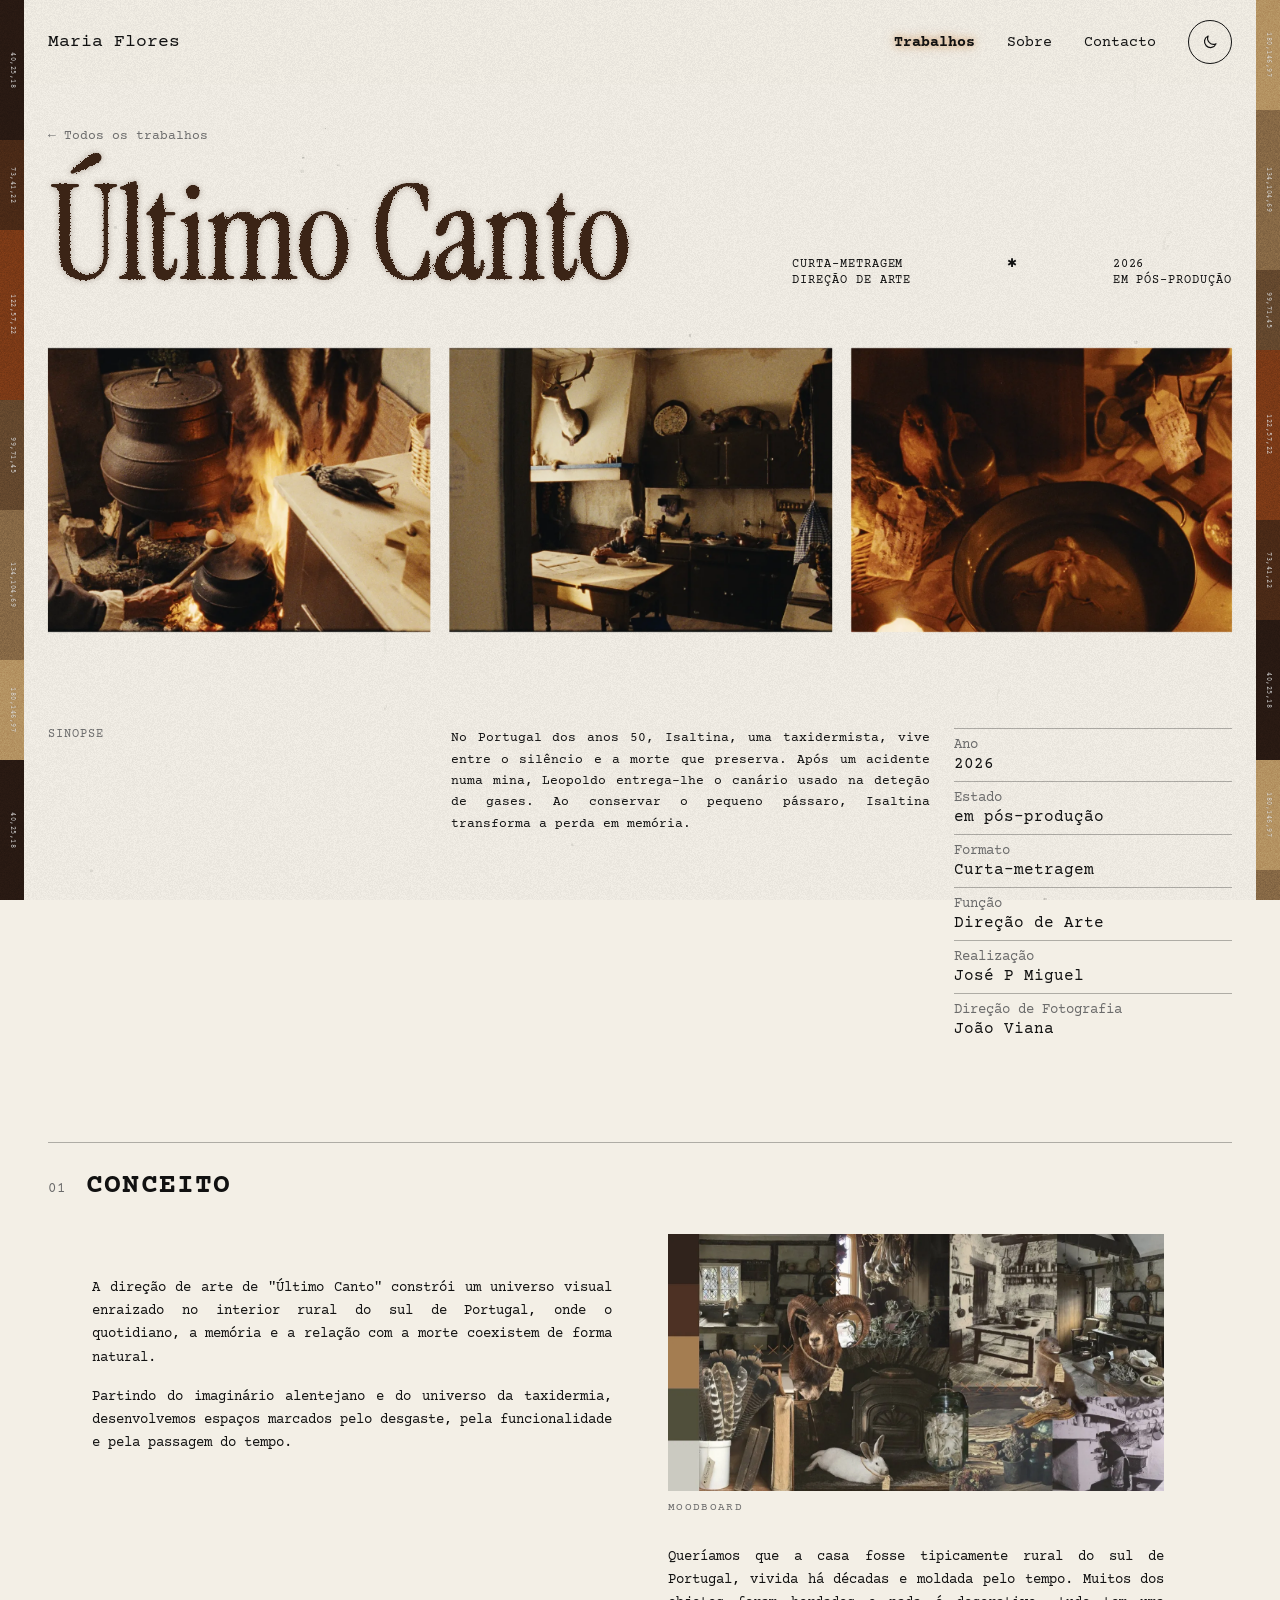
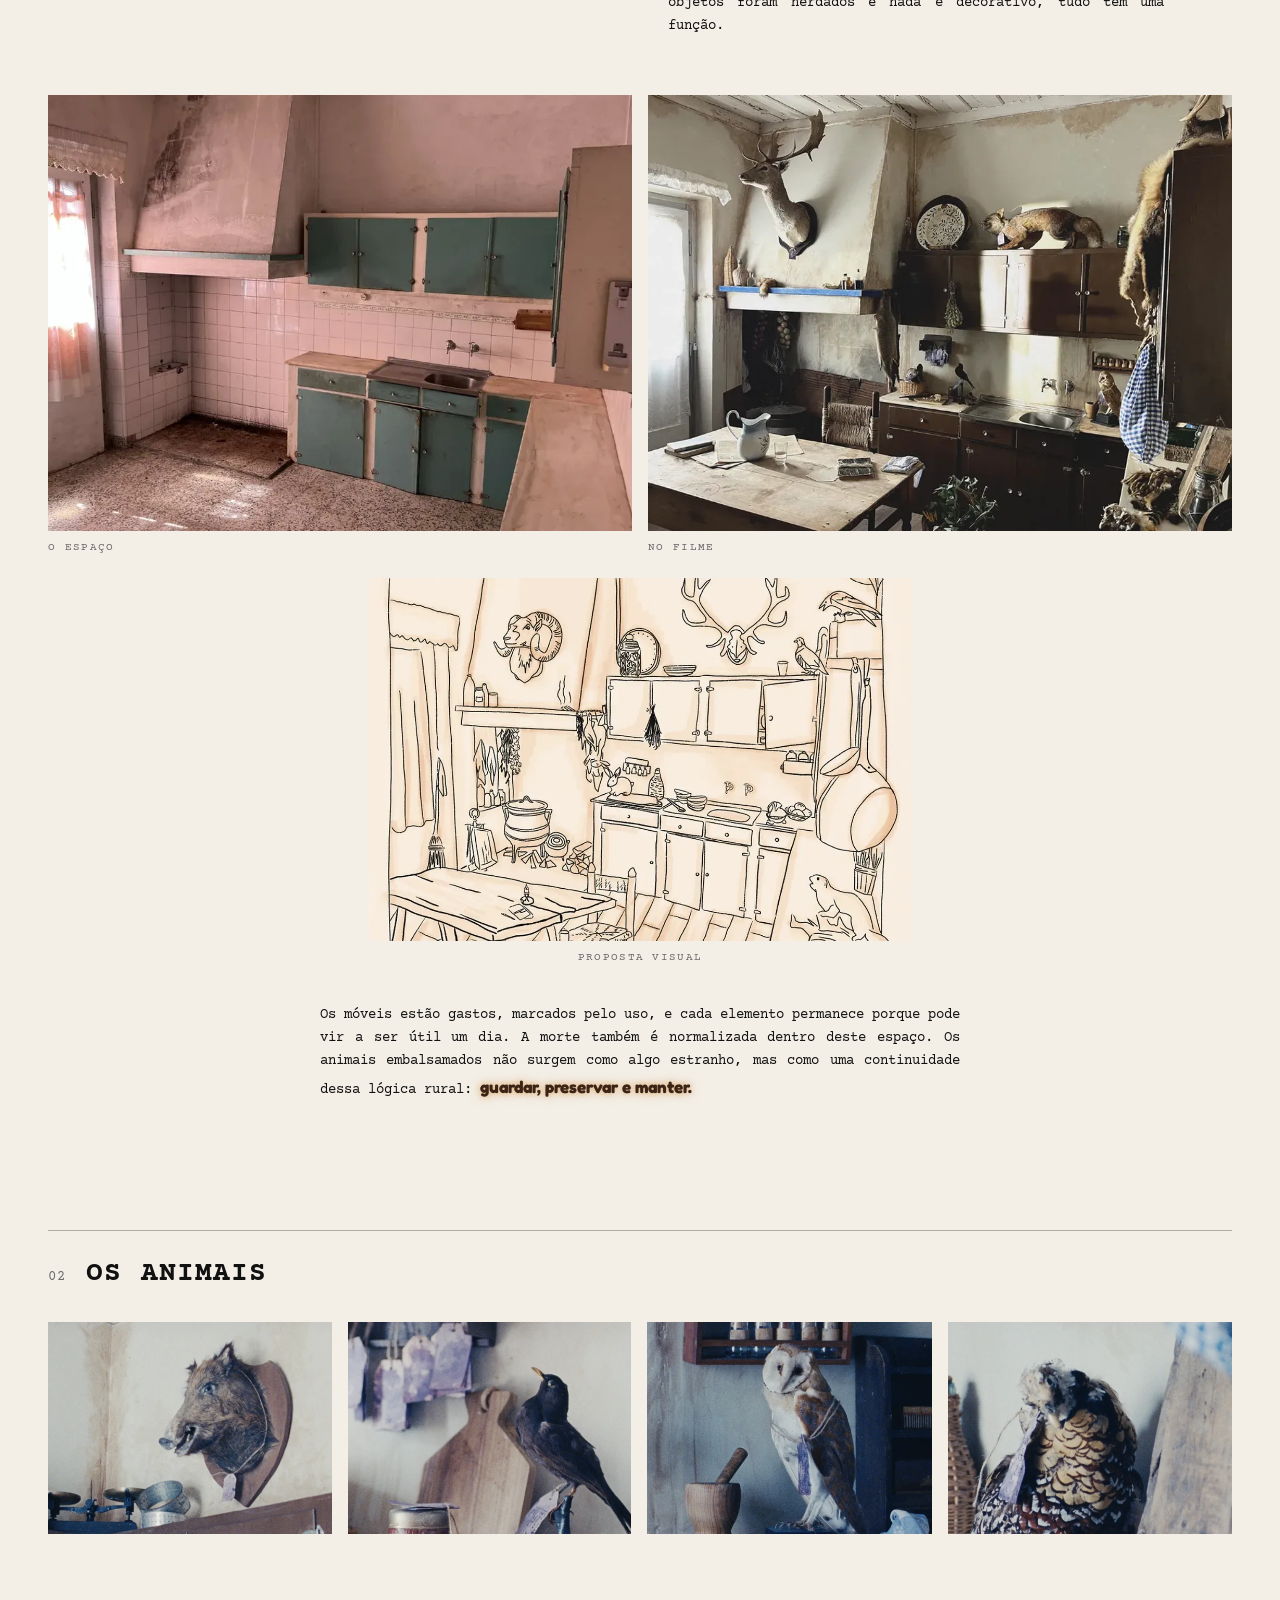
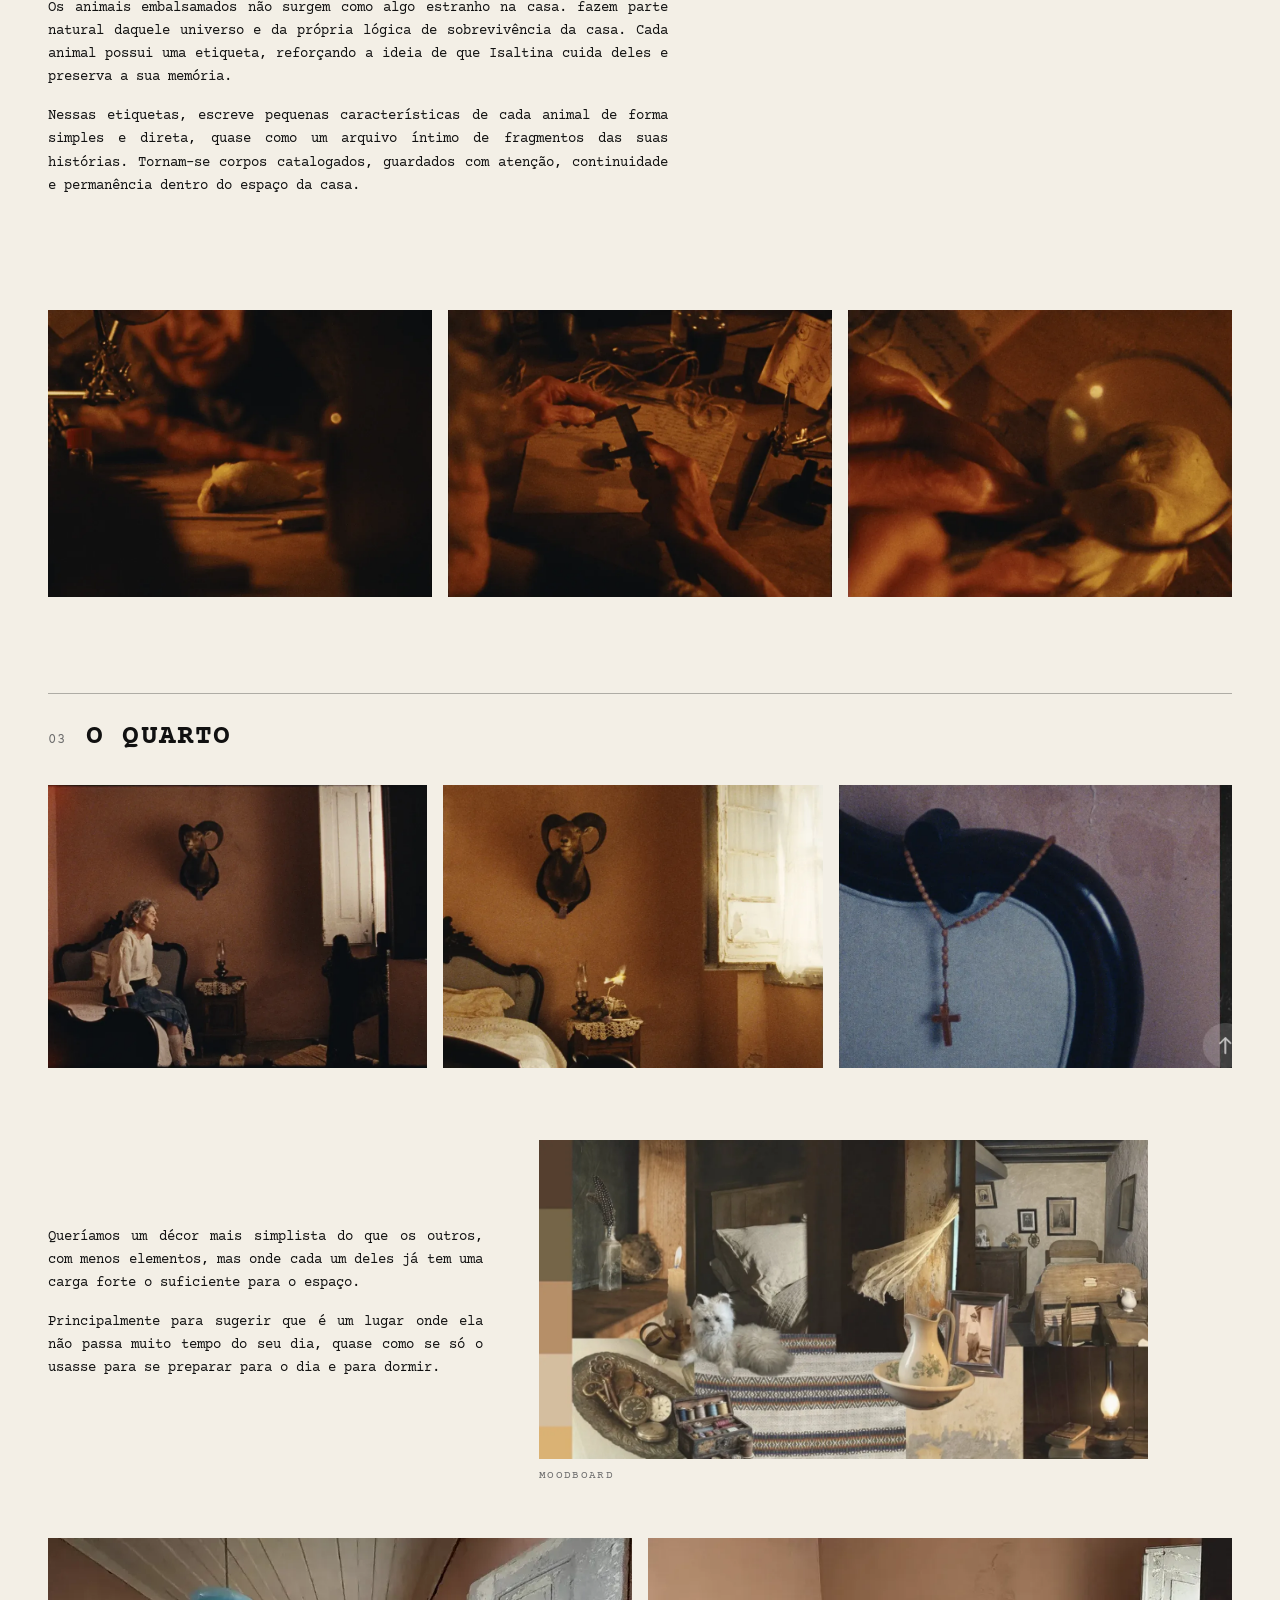
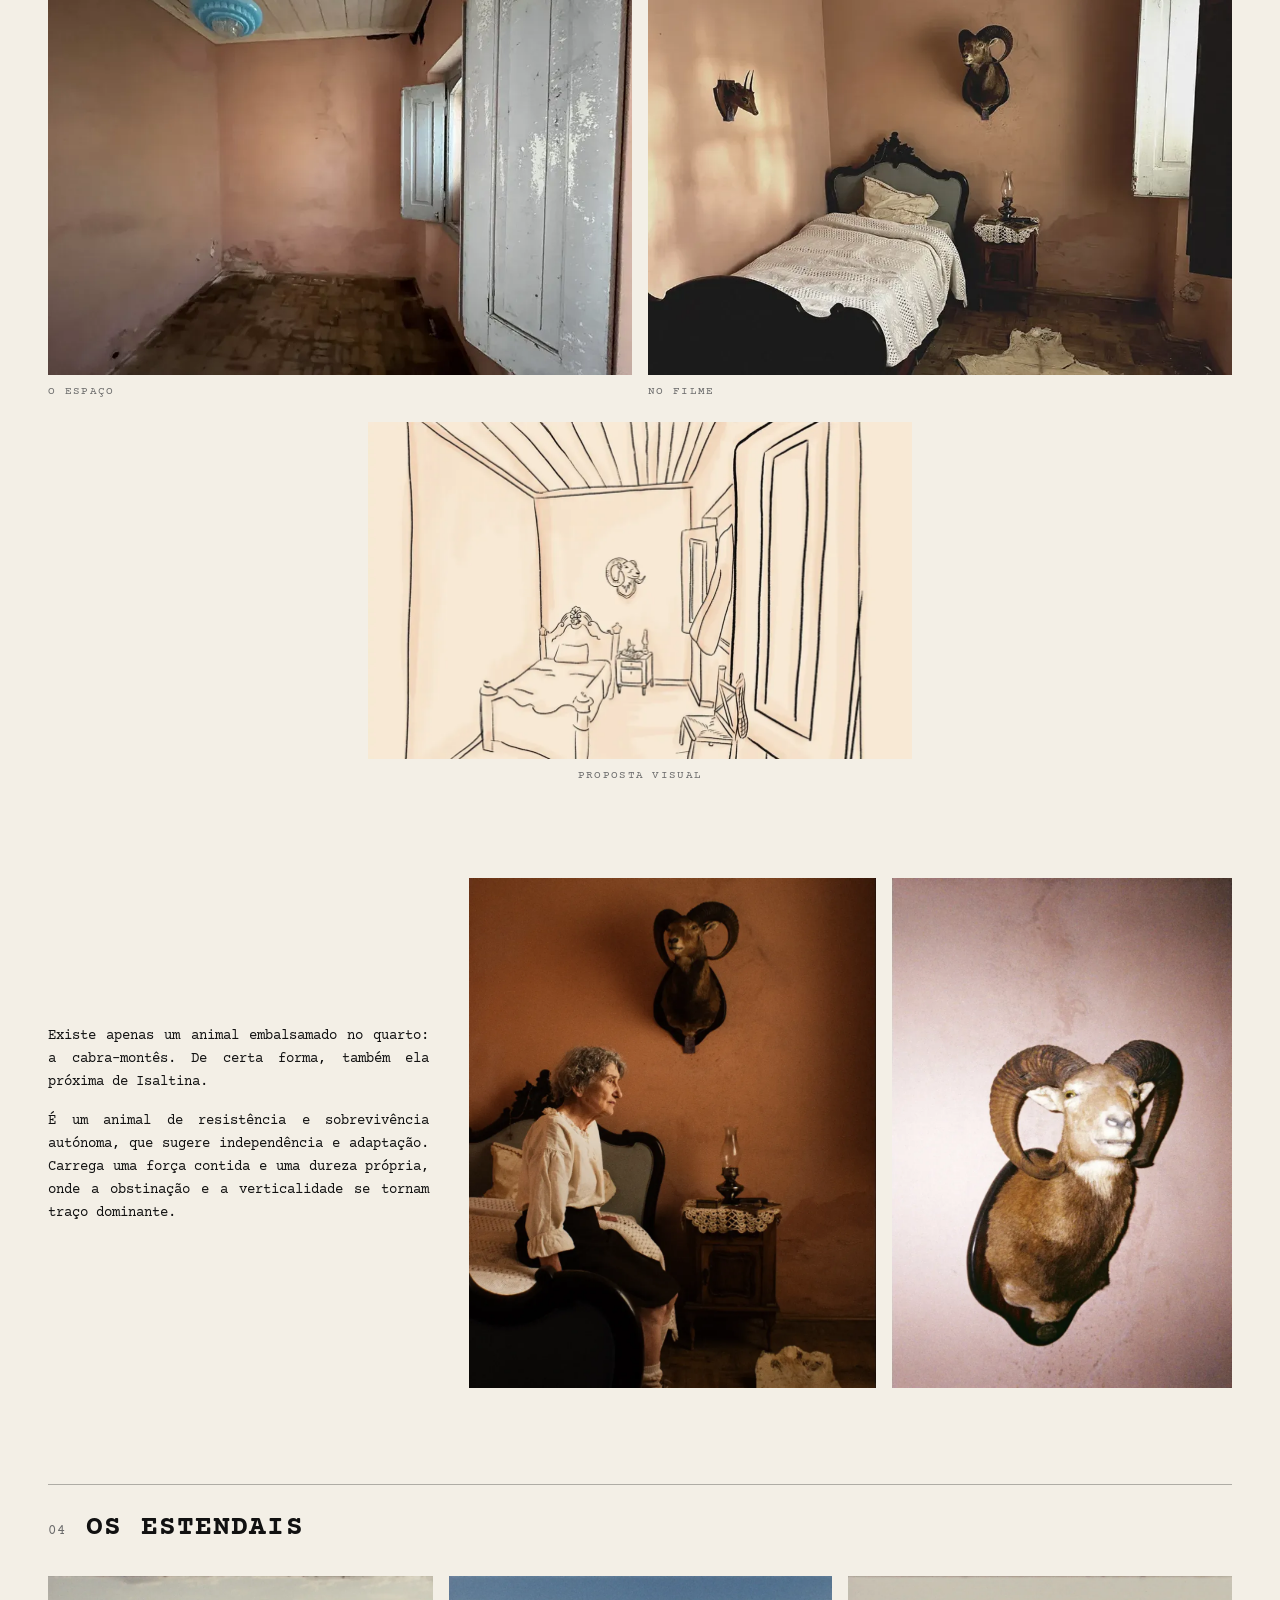
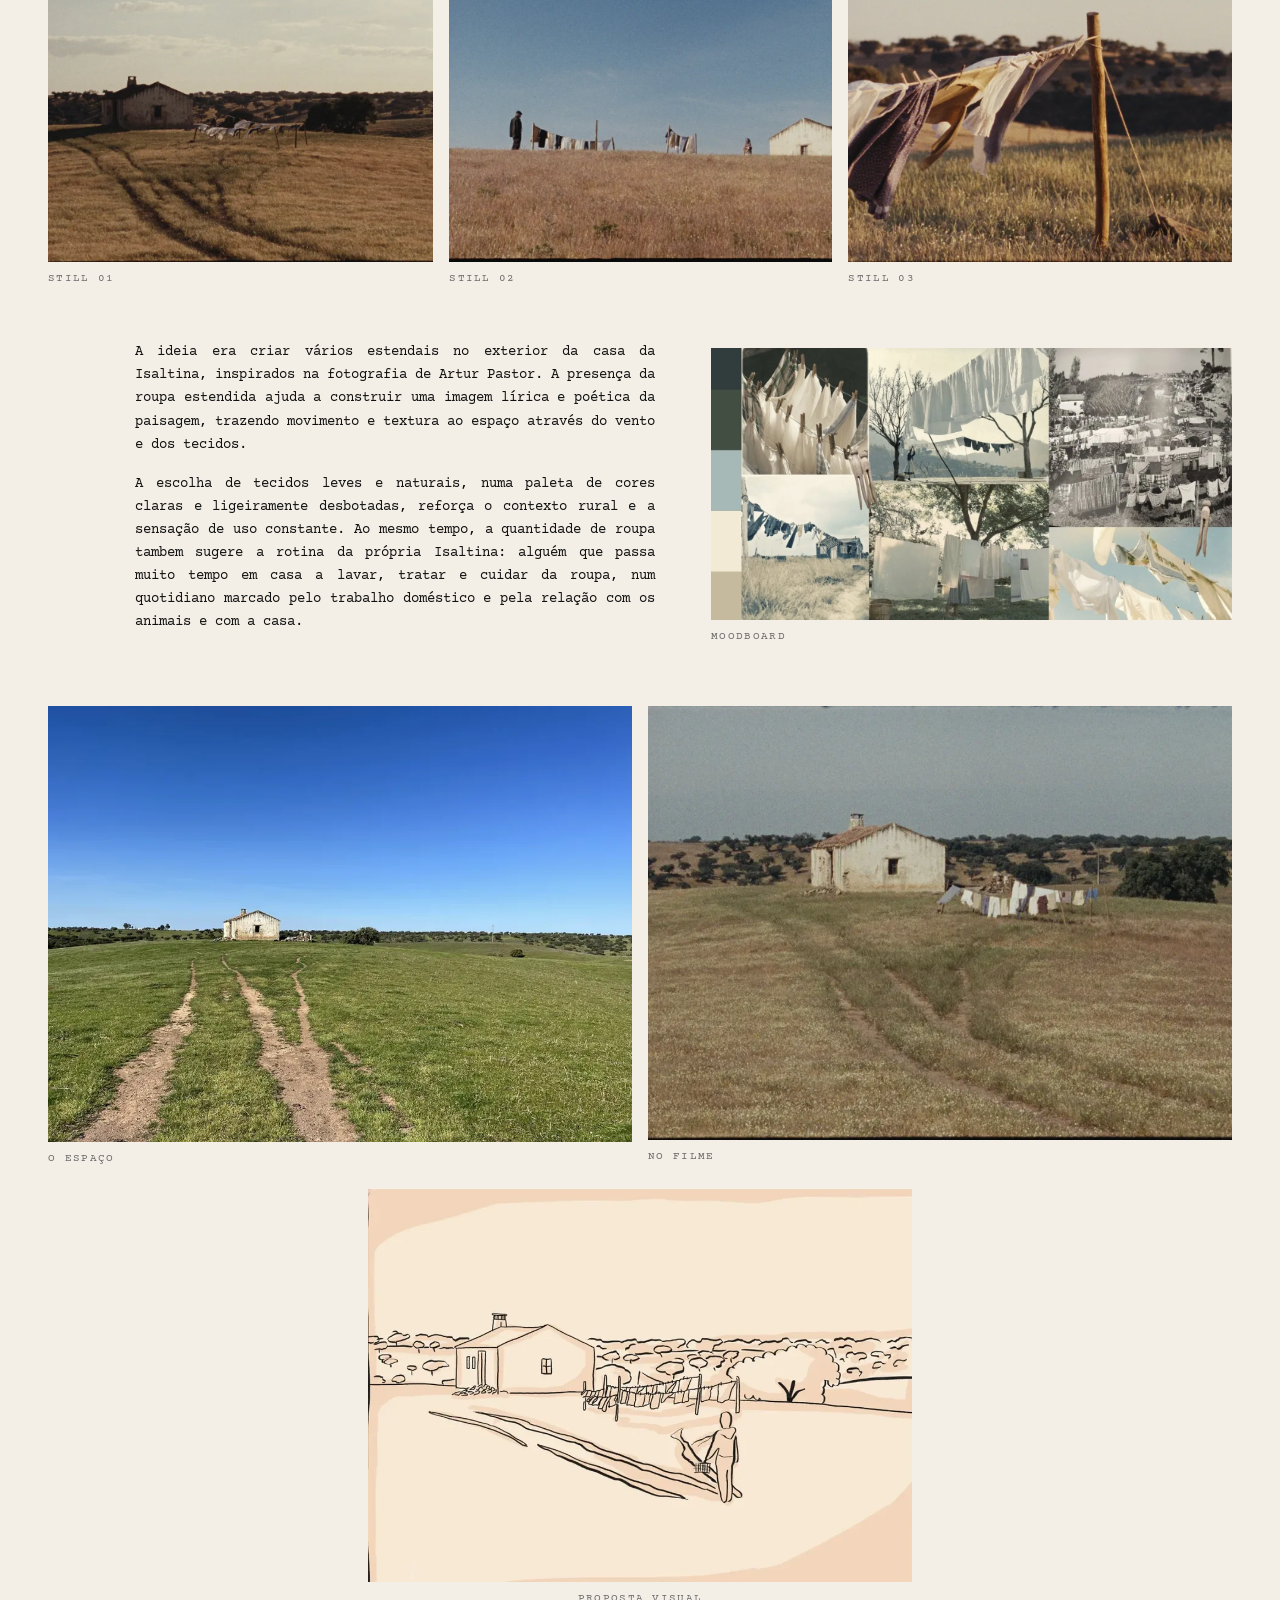
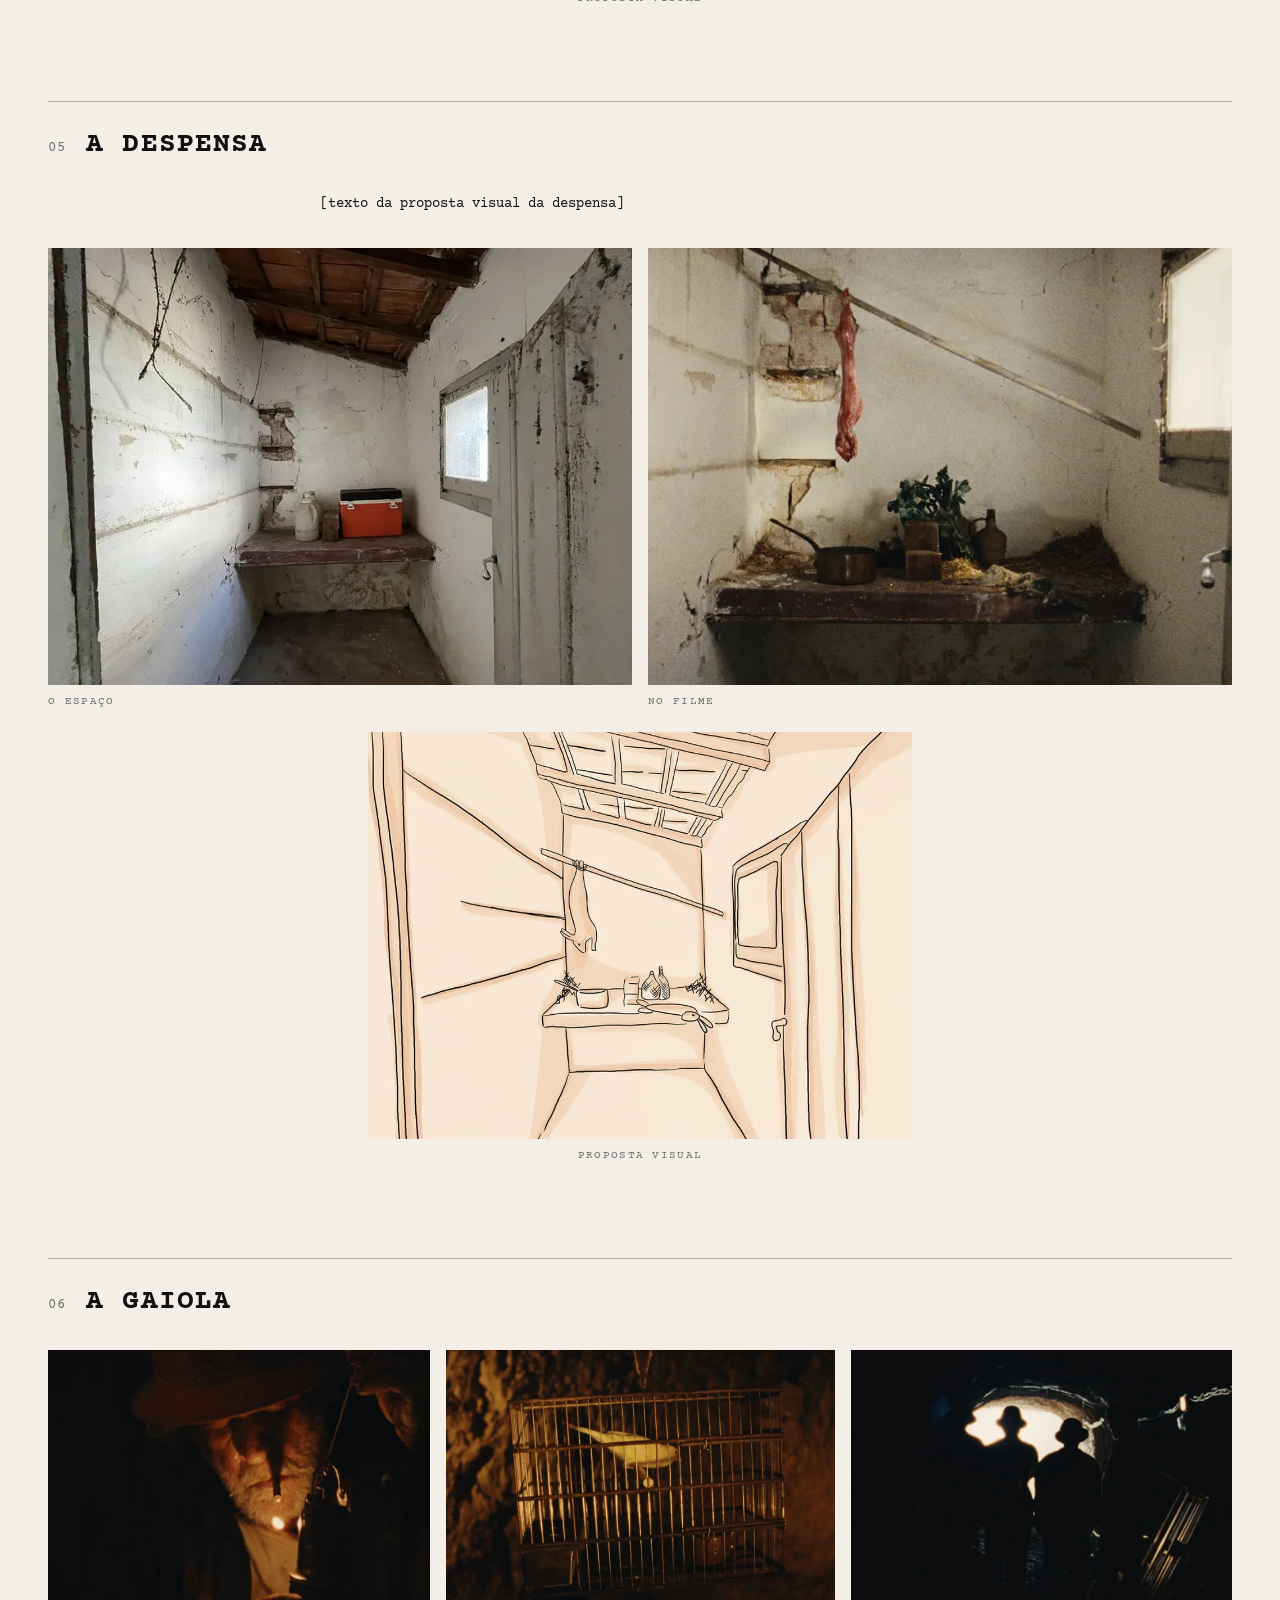
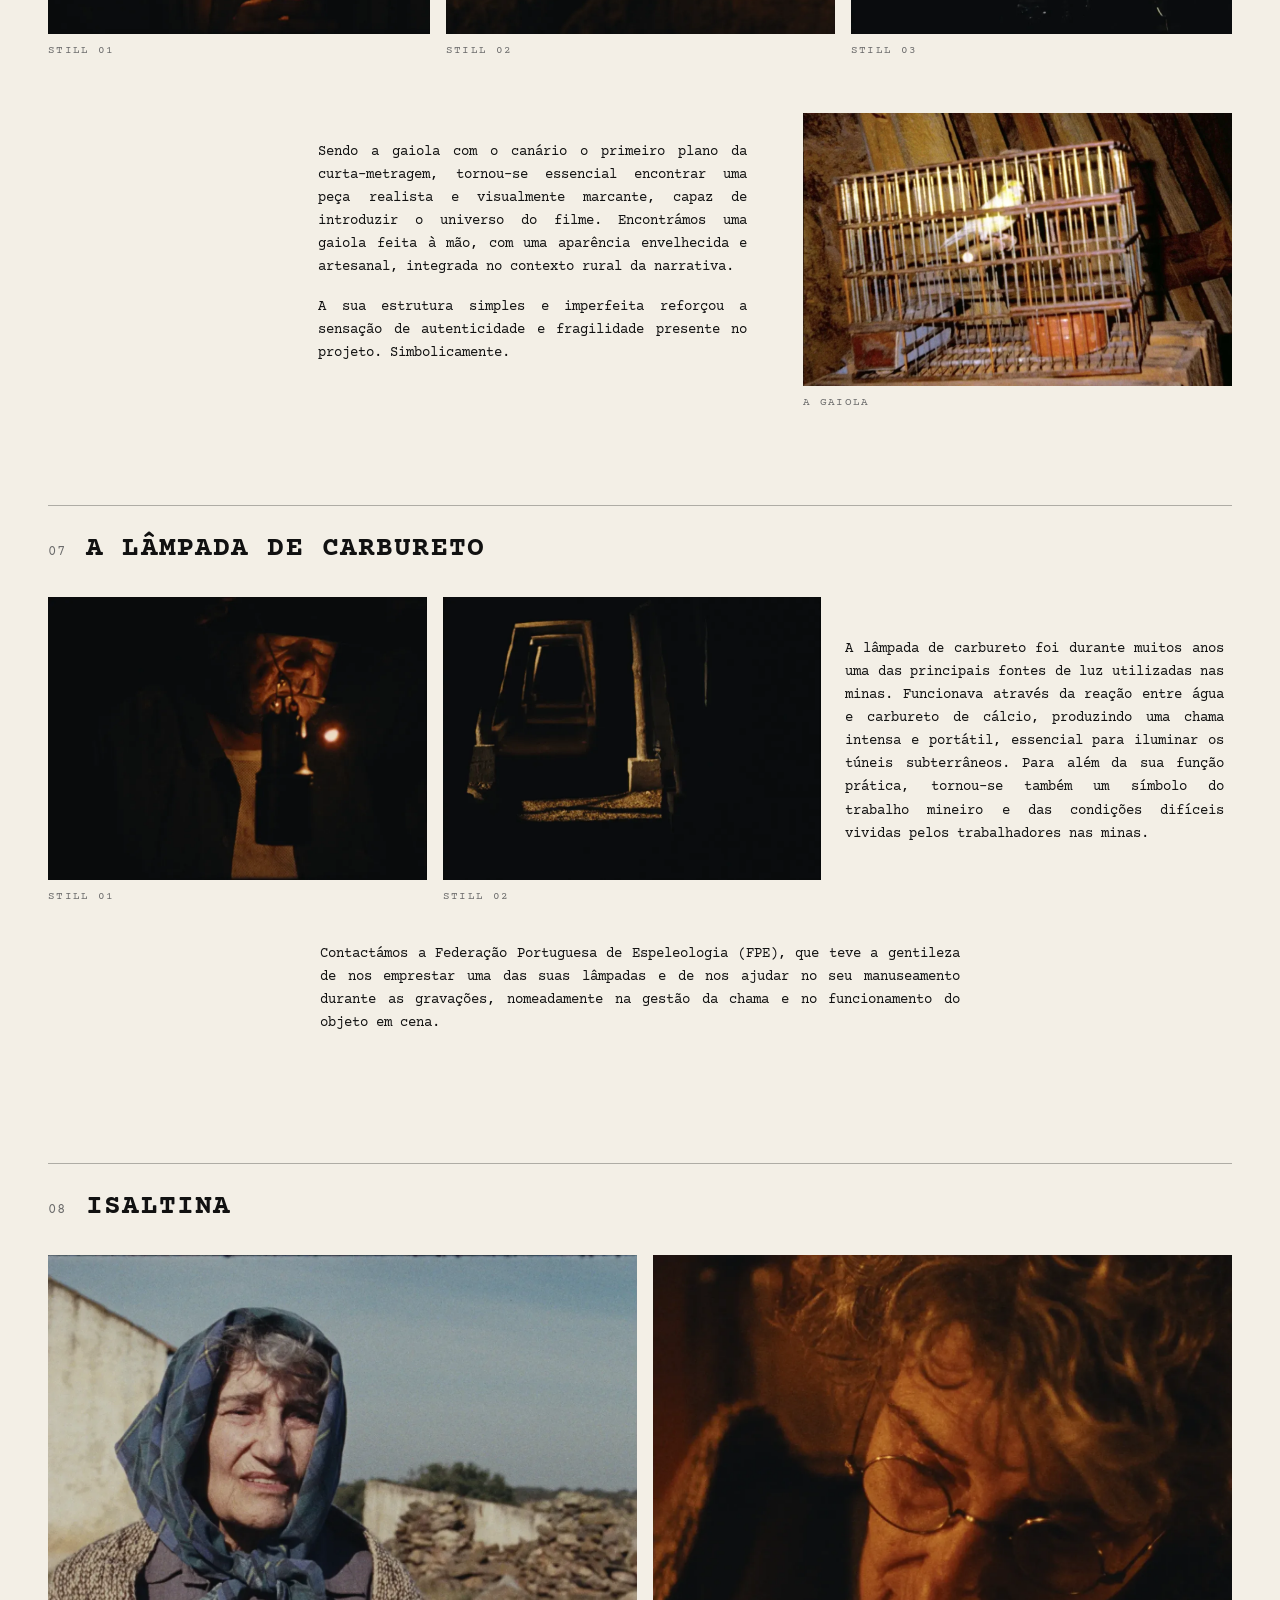
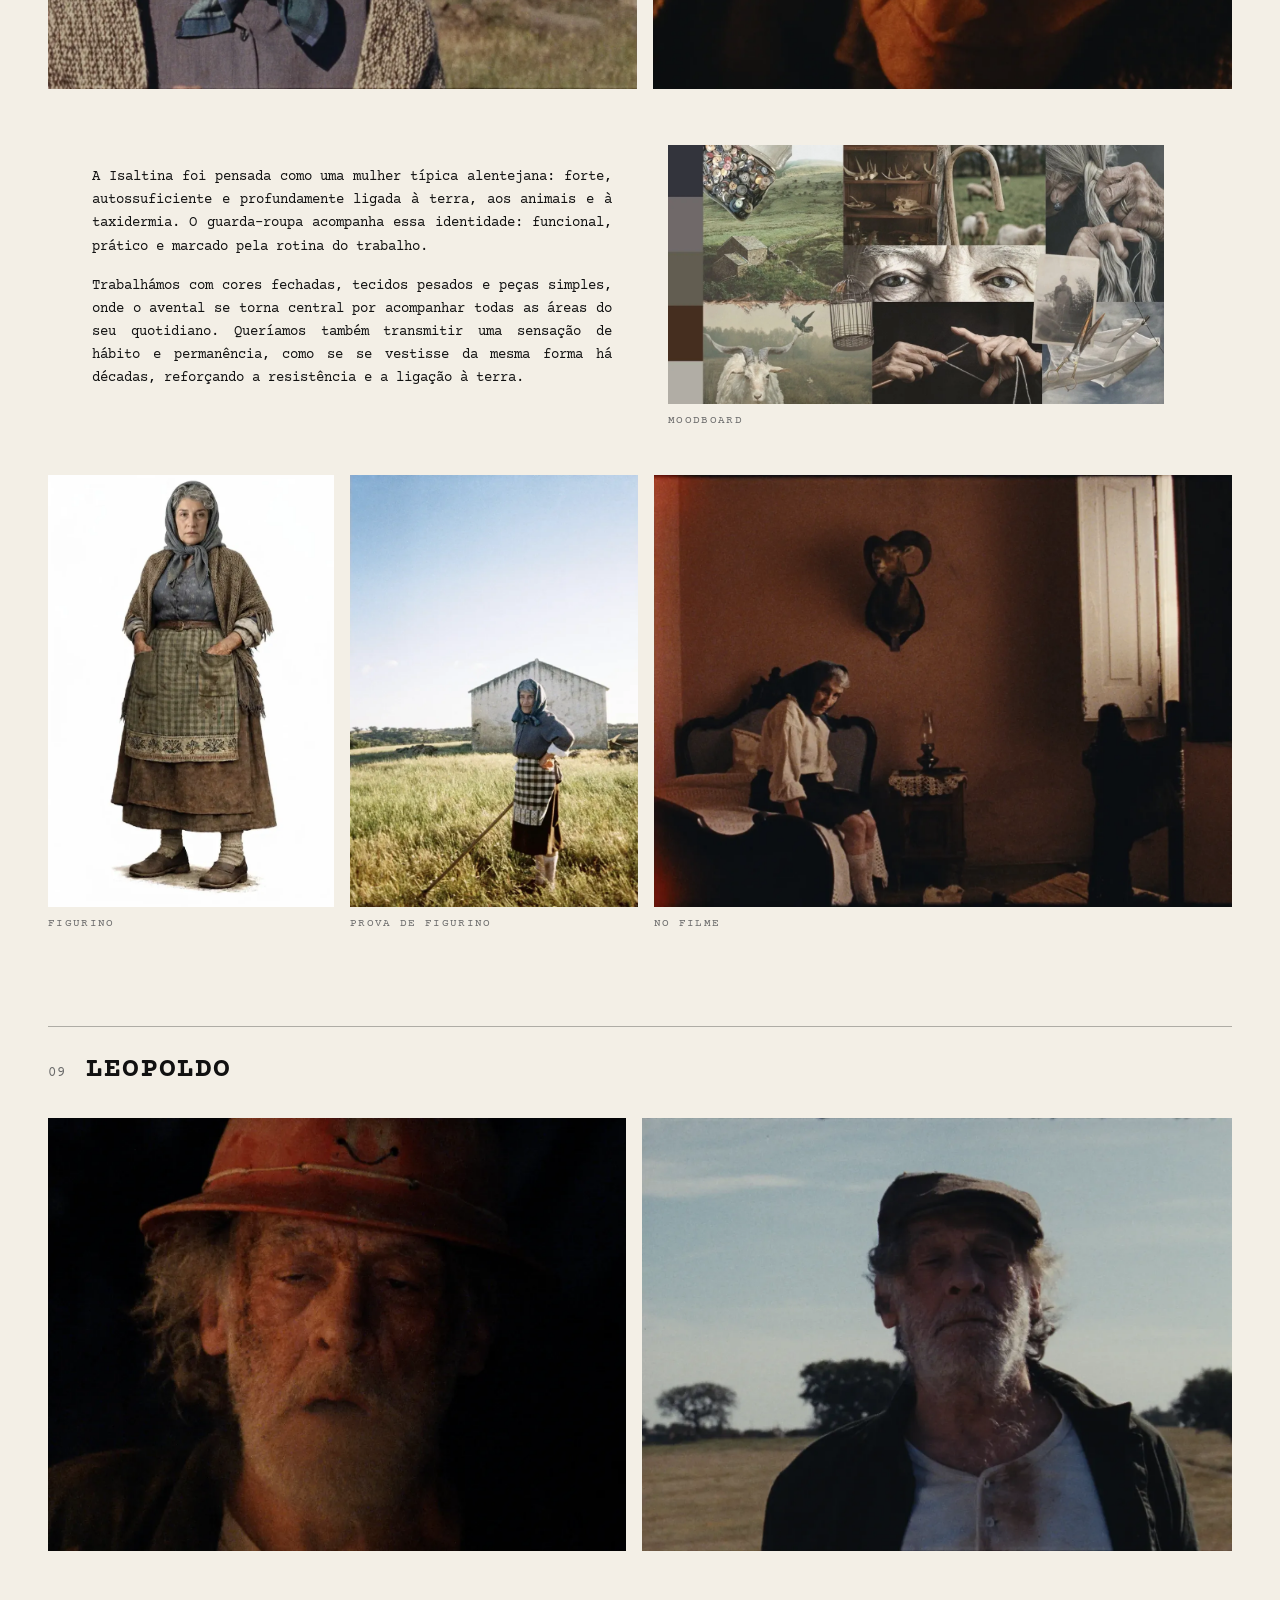
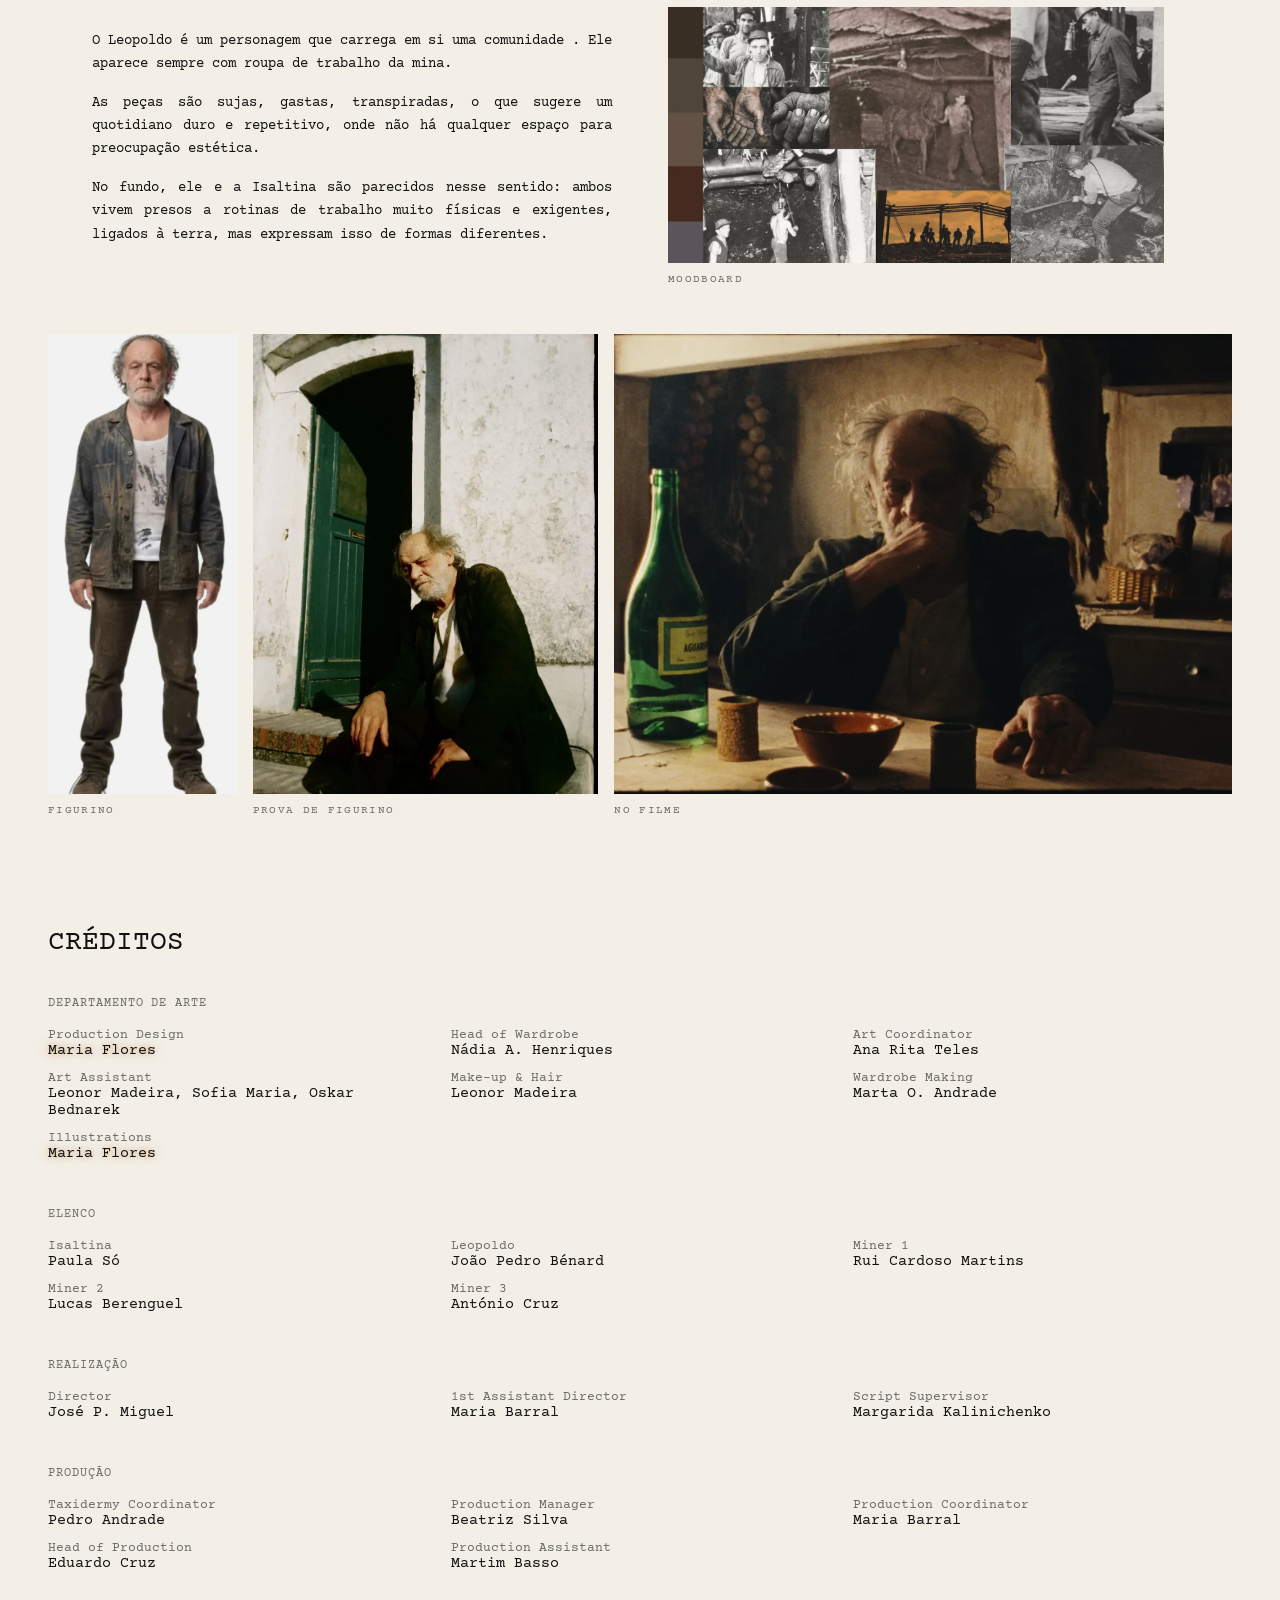
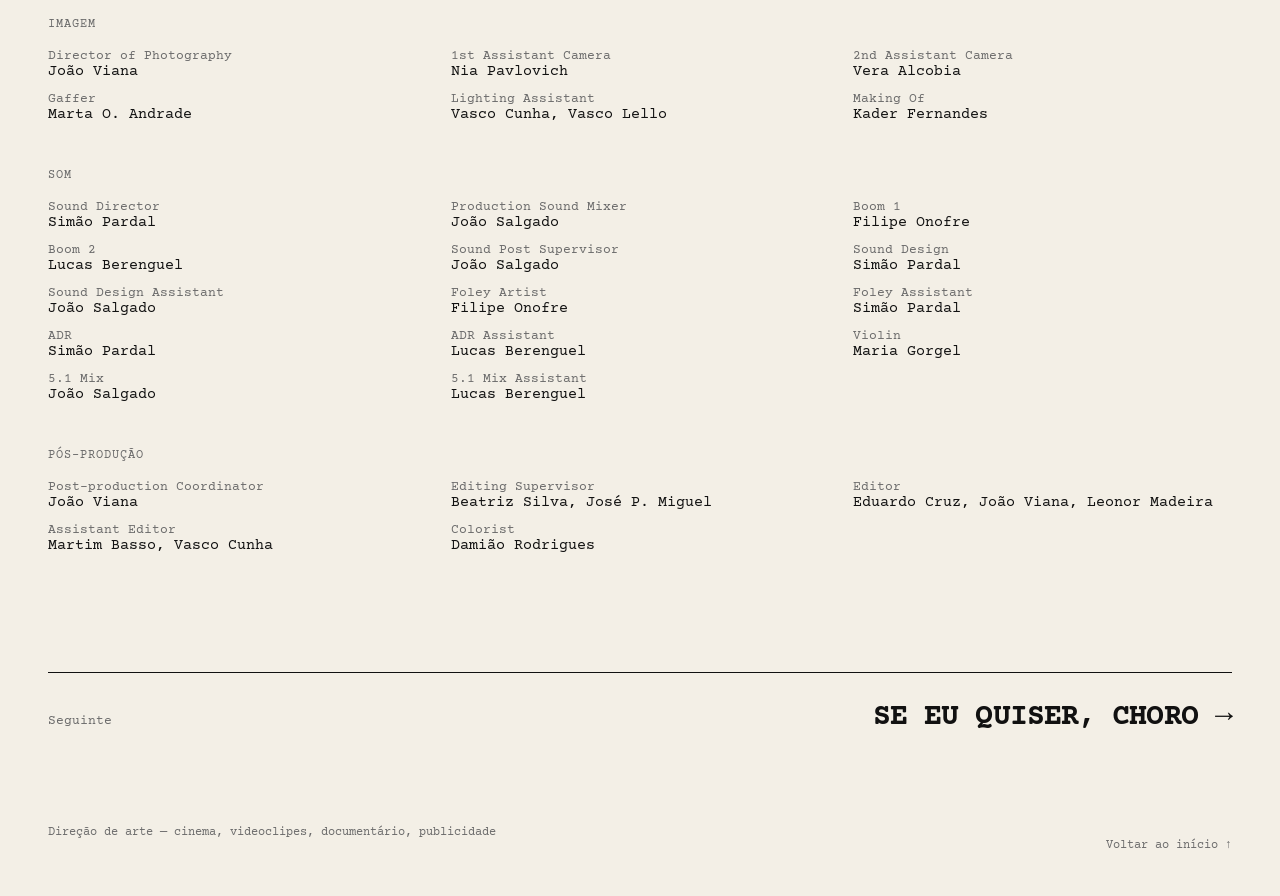
<file: ultimo-canto.html>
<!doctype html>
<html lang="pt-PT">
<head>
<meta charset="utf-8">
<meta name="viewport" content="width=device-width, initial-scale=1">
<title>Maria Flores — Último Canto</title>
<link rel="icon" href="data:,">

<link rel="preconnect" href="https://fonts.googleapis.com">
<link href="https://fonts.googleapis.com/css2?family=Instrument+Serif&amp;family=Fredoka:wght@700&amp;family=Courier+Prime:wght@400;700&amp;display=swap" rel="stylesheet">
<link href="https://fonts.googleapis.com/css2?family=Rubik:wght@800&amp;display=swap" rel="stylesheet">
<link href="https://fonts.googleapis.com/css2?family=Special+Elite&amp;display=swap" rel="stylesheet">
<link href="https://fonts.googleapis.com/css2?family=Cardo:wght@400;700&amp;display=swap" rel="stylesheet">
<style>
body{margin:0}
a{color:inherit;text-decoration:none}
.nl:hover{text-decoration:underline;text-decoration-color:#de5aab;text-decoration-thickness:2px;text-underline-offset:6px}
.mf{position:relative;z-index:0;transition:background-color .45s ease,color .45s ease}
.mf-light{--bg:#ffffff;--ink:#111111;--muted:#6b6b6b;--body:#2c2c2c;--line:rgba(17,17,17,.30);--band:#a9d4e6}
.mf-dark{--bg:#000000;--ink:#ecebe8;--muted:#a5a39e;--body:#d2d0cb;--line:rgba(236,235,232,.28);--band:#1d3440}
button{font:inherit;color:inherit;background:none;cursor:pointer}
.filmbg{position:fixed;top:0;left:0;right:0;bottom:0;z-index:-1;pointer-events:none;overflow:hidden}
.filmtile{position:absolute;left:0;top:0;width:100%;height:calc(100% + 4200px);background-repeat:repeat;background-size:1920px 4200px;background-position:center top;will-change:transform;animation:film-rise 190s linear infinite}
.mf-dark .filmtile{background-image:url(assets/195c46f9f25d2eacde2a236a3a179f39.svg)}
.mf-light .filmtile{background-image:url(assets/a7d337f7863a7fcd328ad513865520be.svg)}
.mf-dark .filmtile{filter:brightness(1.8) contrast(1.2)}
.mf-light .filmtile{filter:contrast(1.7) brightness(.95)}
@keyframes film-rise{from{transform:translateY(0)}to{transform:translateY(-4200px)}}
@media (prefers-reduced-motion: reduce){.filmtile{animation:none}}
@property --b0{syntax:'<color>';inherits:true;initial-value:#555555}
@property --b1{syntax:'<color>';inherits:true;initial-value:#555555}
@property --b2{syntax:'<color>';inherits:true;initial-value:#555555}
@property --b3{syntax:'<color>';inherits:true;initial-value:#555555}
@property --b4{syntax:'<color>';inherits:true;initial-value:#555555}
@property --b5{syntax:'<color>';inherits:true;initial-value:#555555}
.bar{position:fixed;top:0;bottom:0;width:24px;overflow:hidden;z-index:4;pointer-events:none;transition:--b0 1.4s ease,--b1 1.4s ease,--b2 1.4s ease,--b3 1.4s ease,--b4 1.4s ease,--b5 1.4s ease}
.bar-l{left:0}
.bar-r{right:0}
.track{position:absolute;left:0;right:0;top:0;height:calc(100% + 760px);will-change:transform}
.track-up{background-image:repeating-linear-gradient(180deg,var(--b0) 0,var(--b0) 140px,var(--b1) 140px,var(--b1) 230px,var(--b2) 230px,var(--b2) 400px,var(--b3) 400px,var(--b3) 510px,var(--b4) 510px,var(--b4) 660px,var(--b5) 660px,var(--b5) 760px);animation:bar-up 30s linear infinite}
.track-down{background-image:repeating-linear-gradient(180deg,var(--b5) 0,var(--b5) 110px,var(--b4) 110px,var(--b4) 270px,var(--b3) 270px,var(--b3) 350px,var(--b2) 350px,var(--b2) 520px,var(--b1) 520px,var(--b1) 620px,var(--b0) 620px,var(--b0) 760px);animation:bar-down 38s linear infinite}
@keyframes bar-up{from{transform:translateY(0)}to{transform:translateY(-760px)}}
@keyframes bar-down{from{transform:translateY(-760px)}to{transform:translateY(0)}}
@media (prefers-reduced-motion: reduce){.track-up,.track-down{animation:none}}
.bar{--b0:#282d33;--b1:#56240c;--b2:#695240;--b3:#9b5419;--b4:#87674c;--b5:#738796}
</style>
<link rel="stylesheet" href="site.css">
</head>
<body class="pg-uc" style="--nav-glow: 200 120 40; --nav-glow-d: 255 175 90;">

<div class="mf mf-light" style="position: relative; overflow: hidden; width: 100%; min-height: 13700px; box-sizing: border-box; background: var(--bg); color: var(--ink); font-family: 'Special Elite', 'Courier New', monospace; display: flex; flex-direction: column;">

<header style="display: flex; justify-content: space-between; align-items: center; padding: 20px 48px;">
<a class="nl" href="index.html" style="font-family: 'Special Elite', cursive; font-size: 18px; padding: 8px 0;">Maria Flores</a>
<nav style="display: flex; align-items: center; gap: 32px; font-size: 15px;">
<a href="trabalhos.html" style="padding: 12px 0; text-decoration: underline; text-decoration-color: #de5aab; text-decoration-thickness: 2px; text-underline-offset: 6px;">Trabalhos</a>
<a class="nl" href="sobre.html" style="padding: 12px 0;">Sobre</a>
<a class="nl" href="sobre.html#contacto" style="padding: 12px 0;">Contacto</a>
<button data-theme-toggle aria-label="Alternar entre modo claro e modo escuro" style="min-height: 44px; padding: 0 16px; border: 1px solid var(--ink); border-radius: 999px; font-size: 14px;"></button>
</nav>
</header>

<section style="display: flex; justify-content: space-between; align-items: flex-end; flex-wrap: wrap; gap: 24px; padding: 32px 48px 40px;">
<div>
<a class="nl" href="trabalhos.html" style="display: inline-block; font-size: 13px; color: var(--muted); padding: 12px 0;">← Todos os trabalhos</a>
<h1 class="lt-uc">Último Canto</h1>
<svg width="0" height="0" aria-hidden="true" style="position:absolute"><filter id="sprayL" x="-5%" y="-10%" width="110%" height="120%" color-interpolation-filters="sRGB"><feGaussianBlur in="SourceAlpha" stdDeviation="3.2" result="b"></feGaussianBlur><feTurbulence type="fractalNoise" baseFrequency="0.75" numOctaves="2" seed="7" result="n"></feTurbulence><feColorMatrix in="n" type="matrix" values="0 0 0 0 0  0 0 0 0 0  0 0 0 0 0  1 0 0 0 0" result="na"></feColorMatrix><feComposite in="b" in2="na" operator="arithmetic" k1="0" k2="2.4" k3="-1.25" k4="0.12" result="c"></feComposite><feComponentTransfer in="c" result="m"><feFuncA type="discrete" tableValues="0 1"></feFuncA></feComponentTransfer><feMerge result="mm"><feMergeNode in="m"></feMergeNode><feMergeNode in="SourceAlpha"></feMergeNode></feMerge><feFlood flood-color="#3b2416" result="f"></feFlood><feComposite in="f" in2="mm" operator="in"></feComposite></filter><filter id="sprayD" x="-5%" y="-10%" width="110%" height="120%" color-interpolation-filters="sRGB"><feGaussianBlur in="SourceAlpha" stdDeviation="3.2" result="b"></feGaussianBlur><feTurbulence type="fractalNoise" baseFrequency="0.75" numOctaves="2" seed="7" result="n"></feTurbulence><feColorMatrix in="n" type="matrix" values="0 0 0 0 0  0 0 0 0 0  0 0 0 0 0  1 0 0 0 0" result="na"></feColorMatrix><feComposite in="b" in2="na" operator="arithmetic" k1="0" k2="2.4" k3="-1.25" k4="0.12" result="c"></feComposite><feComponentTransfer in="c" result="m"><feFuncA type="discrete" tableValues="0 1"></feFuncA></feComponentTransfer><feMerge result="mm"><feMergeNode in="m"></feMergeNode><feMergeNode in="SourceAlpha"></feMergeNode></feMerge><feFlood flood-color="#f3ead8" result="f"></feFlood><feComposite in="f" in2="mm" operator="in"></feComposite></filter></svg>

</div>
<div class="lt-sub lt-sub-r"><span>Curta-metragem<br>Direção de arte</span><span aria-hidden="true">✱</span><span>2026<br>Em pós-produção</span></div>
</section>

<section data-pal="#281912,#492916,#7a3916,#63472d,#866845,#b49261" style="padding: 0 48px; position: relative; z-index: 6;">
<div style="position: relative; z-index: 6;"><img src="assets/20158a348fc8692b0114211137a3aa8b.webp" alt="Três stills do filme: uma mulher a cozinhar ao lume, a cozinha da casa e um tacho com um pássaro embalsamado e etiquetas" style="display: block; height: auto; width: 100%;"></div>
</section>
<section style="display: grid; grid-template-columns: repeat(12, minmax(0, 1fr)); column-gap: 24px; padding: 96px 48px 0;">
<div style="grid-column: 1 / span 4;"><div style="font-size: 12px; color: var(--muted); letter-spacing: 0.08em;">SINOPSE</div></div>
<div style="grid-column: 5 / span 5;"><div style="font-family: 'Cardo', Georgia, 'Times New Roman', serif; font-size: 22px; line-height: 1.4;">No Portugal dos anos 50, Isaltina, uma taxidermista, vive entre o silêncio e a morte que preserva. Após um acidente numa mina, Leopoldo entrega-lhe o canário usado na deteção de gases. Ao conservar o pequeno pássaro, Isaltina transforma a perda em memória.</div></div>
<div style="grid-column: 10 / span 3;"><div style="border-top: 1px solid var(--line); padding: 8px 0; font-family: 'Cardo', Georgia, 'Times New Roman', serif;"><div style="font-size: 14px; color: var(--muted);">Ano</div><div style="font-size: 16px; margin-top: 2px;">2026</div></div><div style="border-top: 1px solid var(--line); padding: 8px 0; font-family: 'Cardo', Georgia, 'Times New Roman', serif;"><div style="font-size: 14px; color: var(--muted);">Estado</div><div style="font-size: 16px; margin-top: 2px;">em pós-produção</div></div><div style="border-top: 1px solid var(--line); padding: 8px 0; font-family: 'Cardo', Georgia, 'Times New Roman', serif;"><div style="font-size: 14px; color: var(--muted);">Formato</div><div style="font-size: 16px; margin-top: 2px;">Curta-metragem</div></div><div style="border-top: 1px solid var(--line); padding: 8px 0; font-family: 'Cardo', Georgia, 'Times New Roman', serif;"><div style="font-size: 14px; color: var(--muted);">Função</div><div style="font-size: 16px; margin-top: 2px;">Direção de Arte</div></div><div style="border-top: 1px solid var(--line); padding: 8px 0; font-family: 'Cardo', Georgia, 'Times New Roman', serif;"><div style="font-size: 14px; color: var(--muted);">Realização</div><div style="font-size: 16px; margin-top: 2px;">José P Miguel</div></div><div style="border-top: 1px solid var(--line); padding: 8px 0; font-family: 'Cardo', Georgia, 'Times New Roman', serif;"><div style="font-size: 14px; color: var(--muted);">Direção de Fotografia</div><div style="font-size: 16px; margin-top: 2px;">João Viana</div></div></div>
</section>
<section data-pal="#2a261f,#3f372e,#554c41,#6d6458,#888174,#aea392" style="padding: 96px 48px 0;">
<div style="display: flex; align-items: baseline; gap: 20px; border-top: 1px solid var(--line); padding-top: 28px; margin-bottom: 32px;"><span style="font-size: 14px; color: var(--muted); letter-spacing: 0.08em;">01</span><h3 style="margin: 0; font-size: 28px; line-height: 1.1;">CONCEITO</h3></div>
<div class="r-ch" style="margin-top:0"><div class="r-ch-t"><p class="tx">A direção de arte de "Último Canto" constrói um universo visual enraizado no interior rural do sul de Portugal, onde o quotidiano, a memória e a relação com a morte coexistem de forma natural.</p><p class="tx">Partindo do imaginário alentejano e do universo da taxidermia, desenvolvemos espaços marcados pelo desgaste, pela funcionalidade e pela passagem do tempo.</p></div><div class="r-ch-m"><div><img src="assets/uc/774b6975_0.webp" alt=""><div class="cap">Moodboard</div></div></div></div><div class="r-ch" style="margin-top:32px;align-items:start"><div></div><div class="r-ch-m"><p class="tx">Queríamos que a casa fosse tipicamente rural do sul de Portugal, vivida há décadas e moldada pelo tempo. Muitos dos objetos foram herdados e nada é decorativo, tudo tem uma função.</p></div></div><div style="margin-top:40px"><div class="r-pair"><div><img src="assets/uc/b57496f0_0.webp" alt=""><div class="cap">O espaço</div></div><div><img src="assets/uc/b57496f0_2.webp" alt=""><div class="cap">No filme</div></div></div><div class="r-mid"><div><img src="assets/uc/b57496f0_1.webp" alt=""><div class="cap" style="text-align:center">Proposta visual</div></div></div><div class="txt-c" style="margin-top:40px"><p class="tx">Os móveis estão gastos, marcados pelo uso, e cada elemento permanece porque pode vir a ser útil um dia. A morte também é normalizada dentro deste espaço. Os animais embalsamados não surgem como algo estranho, mas como uma continuidade dessa lógica rural: <span class="hl">guardar, preservar e manter.</span></p></div></div></section>
<section data-pal="#212632,#4d4a51,#696f7c,#8f8b8e,#afa8a3,#c5c5bf" style="padding: 96px 48px 0;">
<div style="display: flex; align-items: baseline; gap: 20px; border-top: 1px solid var(--line); padding-top: 28px; margin-bottom: 32px;"><span style="font-size: 14px; color: var(--muted); letter-spacing: 0.08em;">02</span><h3 style="margin: 0; font-size: 28px; line-height: 1.1;">OS ANIMAIS</h3></div>
<div style="display:flex;gap:16px;align-items:flex-start"><div style="flex:1.3383 1 0;min-width:0"><div><img src="assets/uc/fae416bb_0.webp" alt=""></div></div><div style="flex:1.3383 1 0;min-width:0"><div><img src="assets/uc/fae416bb_1.webp" alt=""></div></div><div style="flex:1.3416 1 0;min-width:0"><div><img src="assets/uc/fae416bb_2.webp" alt=""></div></div><div style="flex:1.3416 1 0;min-width:0"><div><img src="assets/uc/fae416bb_3.webp" alt=""></div></div></div><div class="r-anim"><div class="txt-l"><p class="tx">Os animais embalsamados não surgem como algo estranho na casa. fazem parte natural daquele universo e da própria lógica de sobrevivência da casa. Cada animal possui uma etiqueta, reforçando a ideia de que Isaltina cuida deles e preserva a sua memória.</p><p class="tx">Nessas etiquetas, escreve pequenas características de cada animal de forma simples e direta, quase como um arquivo íntimo de fragmentos das suas histórias. Tornam-se corpos catalogados, guardados com atenção, continuidade e permanência dentro do espaço da casa.</p></div><div class="etq" aria-hidden="true"></div></div></section>
<section data-pal="#2a1a14,#4f2713,#6e381b,#945927,#6a5d63,#6a7682" style="padding: 96px 48px 0;"><div style="display:flex;gap:16px;align-items:flex-start"><div style="flex:1.3370 1 0;min-width:0"><div><img src="assets/uc/d6cf6695_0.webp" alt=""></div></div><div style="flex:1.3370 1 0;min-width:0"><div><img src="assets/uc/d6cf6695_1.webp" alt=""></div></div><div style="flex:1.3370 1 0;min-width:0"><div><img src="assets/uc/d6cf6695_2.webp" alt=""></div></div></div></section>
<section data-pal="#35251a,#4e3e30,#7f4724,#735e4b,#b19885,#ccb8a8" style="padding: 96px 48px 0;">
<div style="display: flex; align-items: baseline; gap: 20px; border-top: 1px solid var(--line); padding-top: 28px; margin-bottom: 32px;"><span style="font-size: 14px; color: var(--muted); letter-spacing: 0.08em;">03</span><h3 style="margin: 0; font-size: 28px; line-height: 1.1;">O QUARTO</h3></div>
<div style="display:flex;gap:16px;align-items:flex-start"><div style="flex:1.3371 1 0;min-width:0"><div><img src="assets/uc/d6cf6695_3.webp" alt=""></div></div><div style="flex:1.3371 1 0;min-width:0"><div><img src="assets/uc/d6cf6695_4.webp" alt=""></div></div><div style="flex:1.3874 1 0;min-width:0"><div><img src="assets/uc/d6cf6695_5.webp" alt=""></div></div></div><div style="margin-top:72px"><div class="r-mood"><div class="r-mood-t"><p class="tx">Queríamos um décor mais simplista do que os outros, com menos elementos, mas onde cada um deles já tem uma carga forte o suficiente para o espaço.</p><p class="tx">Principalmente para sugerir que é um lugar onde ela não passa muito tempo do seu dia, quase como se só o usasse para se preparar para o dia e para dormir.</p></div><div><div><img src="assets/uc/1f12bba8_0.webp" alt=""><div class="cap">Moodboard</div></div></div></div></div><div style="margin-top:56px"><div class="r-pair"><div><img src="assets/uc/0c1c1bf3_0.webp" alt=""><div class="cap">O espaço</div></div><div><img src="assets/uc/0c1c1bf3_2.webp" alt=""><div class="cap">No filme</div></div></div><div class="r-mid"><div><img src="assets/uc/0c1c1bf3_1.webp" alt=""><div class="cap" style="text-align:center">Proposta visual</div></div></div></div></section>
<section data-pal="#35251a,#4e3e30,#7f4724,#735e4b,#b19885,#ccb8a8" style="padding: 96px 48px 0;"><div class="r-2col"><div><p class="tx">Existe apenas um animal embalsamado no quarto: a cabra-montês. De certa forma, também ela próxima de Isaltina.</p><p class="tx">É um animal de resistência e sobrevivência autónoma, que sugere independência e adaptação. Carrega uma força contida e uma dureza própria, onde a obstinação e a verticalidade se tornam traço dominante.</p></div><div style="display:flex;gap:16px;align-items:flex-start"><div style="flex:0.7970 1 0;min-width:0"><div><img src="assets/uc/02b89b37_0.webp" alt=""></div></div><div style="flex:0.6652 1 0;min-width:0"><div><img src="assets/uc/02b89b37_1.webp" alt=""></div></div></div></div></section>
<section data-pal="#595140,#7f6f53,#868e8f,#a9a493,#c2c0b3,#efe4d0" style="padding: 96px 48px 0;">
<div style="display: flex; align-items: baseline; gap: 20px; border-top: 1px solid var(--line); padding-top: 28px; margin-bottom: 32px;"><span style="font-size: 14px; color: var(--muted); letter-spacing: 0.08em;">04</span><h3 style="margin: 0; font-size: 28px; line-height: 1.1;">OS ESTENDAIS</h3></div>
<div style="display:flex;gap:16px;align-items:flex-start"><div style="flex:1.3467 1 0;min-width:0"><div><img src="assets/uc/a1b03788_0.webp" alt=""><div class="cap">Still 01</div></div></div><div style="flex:1.3398 1 0;min-width:0"><div><img src="assets/uc/a1b03788_1.webp" alt=""><div class="cap">Still 02</div></div></div><div style="flex:1.3412 1 0;min-width:0"><div><img src="assets/uc/a1b03788_2.webp" alt=""><div class="cap">Still 03</div></div></div></div><div class="r-est"><div class="r-est-t"><p class="tx">A ideia era criar vários estendais no exterior da casa da Isaltina, inspirados na fotografia de Artur Pastor. A presença da roupa estendida ajuda a construir uma imagem lírica e poética da paisagem, trazendo movimento e textura ao espaço através do vento e dos tecidos.</p><p class="tx">A escolha de tecidos leves e naturais, numa paleta de cores claras e ligeiramente desbotadas, reforça o contexto rural e a sensação de uso constante. Ao mesmo tempo, a quantidade de roupa tambem sugere a rotina da própria Isaltina: alguém que passa muito tempo em casa a lavar, tratar e cuidar da roupa, num quotidiano marcado pelo trabalho doméstico e pela relação com os animais e com a casa.</p></div><div><img src="assets/uc/b15f5d60_0.webp" alt=""><div class="cap">Moodboard</div></div></div><div style="margin-top:56px"><div class="r-pair"><div><img src="assets/uc/aba06ff2_0.webp" alt=""><div class="cap">O espaço</div></div><div><img src="assets/uc/aba06ff2_2.webp" alt=""><div class="cap">No filme</div></div></div><div class="r-mid"><div><img src="assets/uc/aba06ff2_1.webp" alt=""><div class="cap" style="text-align:center">Proposta visual</div></div></div></div></section>
<section data-pal="#2f251c,#7b7162,#948c7e,#aca392,#cebba6,#f5e6d4" style="padding: 96px 48px 0;">
<div style="display: flex; align-items: baseline; gap: 20px; border-top: 1px solid var(--line); padding-top: 28px; margin-bottom: 32px;"><span style="font-size: 14px; color: var(--muted); letter-spacing: 0.08em;">05</span><h3 style="margin: 0; font-size: 28px; line-height: 1.1;">A DESPENSA</h3></div>
<div class="txt-c"><p class="tx">[texto da proposta visual da despensa]</p></div><div class="r-pair"><div><img src="assets/uc/cdff9ae8_0.webp" alt=""><div class="cap">O espaço</div></div><div><img src="assets/uc/cdff9ae8_2.webp" alt=""><div class="cap">No filme</div></div></div><div class="r-mid"><div><img src="assets/uc/cdff9ae8_1.webp" alt=""><div class="cap" style="text-align:center">Proposta visual</div></div></div></section>
<section data-pal="#2b1a11,#482712,#663e20,#7f5b3b,#aa6c3c,#a2836b" style="padding: 96px 48px 0;">
<div style="display: flex; align-items: baseline; gap: 20px; border-top: 1px solid var(--line); padding-top: 28px; margin-bottom: 32px;"><span style="font-size: 14px; color: var(--muted); letter-spacing: 0.08em;">06</span><h3 style="margin: 0; font-size: 28px; line-height: 1.1;">A GAIOLA</h3></div>
<div style="display:flex;gap:16px;align-items:flex-start"><div style="flex:1.3436 1 0;min-width:0"><div><img src="assets/uc/91d1126a_0.webp" alt=""><div class="cap">Still 01</div></div></div><div style="flex:1.3701 1 0;min-width:0"><div><img src="assets/uc/91d1126a_1.webp" alt=""><div class="cap">Still 02</div></div></div><div style="flex:1.3422 1 0;min-width:0"><div><img src="assets/uc/91d1126a_2.webp" alt=""><div class="cap">Still 03</div></div></div></div><div class="r-gaiola"><div></div><div><p class="tx">Sendo a gaiola com o canário o primeiro plano da curta-metragem, tornou-se essencial encontrar uma peça realista e visualmente marcante, capaz de introduzir o universo do filme. Encontrámos uma gaiola feita à mão, com uma aparência envelhecida e artesanal, integrada no contexto rural da narrativa.</p><p class="tx">A sua estrutura simples e imperfeita reforçou a sensação de autenticidade e fragilidade presente no projeto. Simbolicamente.</p></div><div><div><img src="assets/uc/fd7e96c1_0.webp" alt=""><div class="cap">A gaiola</div></div></div></div></section>
<section data-pal="#2b1a11,#482712,#663e20,#7f5b3b,#aa6c3c,#a2836b" style="padding: 96px 48px 0;">
<div style="display: flex; align-items: baseline; gap: 20px; border-top: 1px solid var(--line); padding-top: 28px; margin-bottom: 32px;"><span style="font-size: 14px; color: var(--muted); letter-spacing: 0.08em;">07</span><h3 style="margin: 0; font-size: 28px; line-height: 1.1;">A LÂMPADA DE CARBURETO</h3></div>
<div style="display:flex;gap:16px;align-items:flex-start"><div style="flex:1.3370 1 0;min-width:0"><div><img src="assets/uc/78bf01e7_0.webp" alt=""><div class="cap">Still 01</div></div></div><div style="flex:1.3370 1 0;min-width:0"><div><img src="assets/uc/78bf01e7_1.webp" alt=""><div class="cap">Still 02</div></div></div><div style="flex:1.3370 1 0;min-width:0;align-self:center;padding:0 8px"><p class="tx">A lâmpada de carbureto foi durante muitos anos uma das principais fontes de luz utilizadas nas minas. Funcionava através da reação entre água e carbureto de cálcio, produzindo uma chama intensa e portátil, essencial para iluminar os túneis subterrâneos. Para além da sua função prática, tornou-se também um símbolo do trabalho mineiro e das condições difíceis vividas pelos trabalhadores nas minas.</p></div></div><div class="txt-c" style="margin-top:40px"><p class="tx">Contactámos a Federação Portuguesa de Espeleologia (FPE), que teve a gentileza de nos emprestar uma das suas lâmpadas e de nos ajudar no seu manuseamento durante as gravações, nomeadamente na gestão da chama e no funcionamento do objeto em cena.</p></div></section>
<section data-pal="#2a201a,#512d1b,#4e483f,#6c6555,#878170,#a19f93" style="padding: 96px 48px 0;">
<div style="display: flex; align-items: baseline; gap: 20px; border-top: 1px solid var(--line); padding-top: 28px; margin-bottom: 32px;"><span style="font-size: 14px; color: var(--muted); letter-spacing: 0.08em;">08</span><h3 style="margin: 0; font-size: 28px; line-height: 1.1;">ISALTINA</h3></div>
<div style="display:flex;gap:16px;align-items:flex-start"><div style="flex:1.3551 1 0;min-width:0"><div><img src="assets/uc/e692ec0f_0.webp" alt=""></div></div><div style="flex:1.3340 1 0;min-width:0"><div><img src="assets/uc/e692ec0f_1.webp" alt=""></div></div></div><div class="r-ch"><div class="r-ch-t"><p class="tx">A Isaltina foi pensada como uma mulher típica alentejana: forte, autossuficiente e profundamente ligada à terra, aos animais e à taxidermia. O guarda-roupa acompanha essa identidade: funcional, prático e marcado pela rotina do trabalho.</p><p class="tx">Trabalhámos com cores fechadas, tecidos pesados e peças simples, onde o avental se torna central por acompanhar todas as áreas do seu quotidiano. Queríamos também transmitir uma sensação de hábito e permanência, como se se vestisse da mesma forma há décadas, reforçando a resistência e a ligação à terra.</p></div><div class="r-ch-m"><div><img src="assets/uc/7392a54a_0.webp" alt=""><div class="cap">Moodboard</div></div></div></div><div style="margin-top:48px"><div style="display:flex;gap:16px;align-items:flex-start"><div style="flex:0.6627 1 0;min-width:0"><div><img src="assets/uc/ebe55400_0.webp" alt=""><div class="cap">Figurino</div></div></div><div style="flex:0.6664 1 0;min-width:0"><div><img src="assets/uc/ebe55400_1.webp" alt=""><div class="cap">Prova de figurino</div></div></div><div style="flex:1.3397 1 0;min-width:0"><div><img src="assets/uc/ebe55400_2.webp" alt=""><div class="cap">No filme</div></div></div></div></div></section>
<section data-pal="#26201a,#41352c,#564f49,#78726b,#9fa09c,#c8c6bf" style="padding: 96px 48px 0;">
<div style="display: flex; align-items: baseline; gap: 20px; border-top: 1px solid var(--line); padding-top: 28px; margin-bottom: 32px;"><span style="font-size: 14px; color: var(--muted); letter-spacing: 0.08em;">09</span><h3 style="margin: 0; font-size: 28px; line-height: 1.1;">LEOPOLDO</h3></div>
<div style="display:flex;gap:16px;align-items:flex-start"><div style="flex:1.3337 1 0;min-width:0"><div><img src="assets/uc/0a62b1e7_0.webp" alt=""></div></div><div style="flex:1.3611 1 0;min-width:0"><div><img src="assets/uc/0a62b1e7_1.webp" alt=""></div></div></div><div class="r-ch"><div class="r-ch-t"><p class="tx">O Leopoldo é um personagem que carrega em si uma comunidade . Ele aparece sempre com roupa de trabalho da mina.</p><p class="tx">As peças são sujas, gastas, transpiradas, o que sugere um quotidiano duro e repetitivo, onde não há qualquer espaço para preocupação estética.</p><p class="tx">No fundo, ele e a Isaltina são parecidos nesse sentido: ambos vivem presos a rotinas de trabalho muito físicas e exigentes, ligados à terra, mas expressam isso de formas diferentes.</p></div><div class="r-ch-m"><div><img src="assets/uc/7e2e5341_0.webp" alt=""><div class="cap">Moodboard</div></div></div></div><div style="margin-top:48px"><div style="display:flex;gap:16px;align-items:flex-start"><div style="flex:0.4103 1 0;min-width:0"><div><img src="assets/uc/9be9bb7a_0.webp" alt=""><div class="cap">Figurino</div></div></div><div style="flex:0.7509 1 0;min-width:0"><div><img src="assets/uc/9be9bb7a_1.webp" alt=""><div class="cap">Prova de figurino</div></div></div><div style="flex:1.3423 1 0;min-width:0"><div><img src="assets/uc/9be9bb7a_2.webp" alt=""><div class="cap">No filme</div></div></div></div></div></section>
<section style="padding: 112px 48px 0;">
<h2 style="margin: 0 0 40px; font-family: 'Special Elite', cursive; font-weight: 400; font-size: 28px; line-height: 1;">CRÉDITOS</h2>
<div style="font-size: 12px; color: var(--muted); letter-spacing: 0.08em; margin: 0 0 12px;">DEPARTAMENTO DE ARTE</div>
<div style="display: grid; grid-template-columns: repeat(3, minmax(0, 1fr)); column-gap: 24px;">
<div style="display: flex; flex-direction: column; padding: 6px 0;"><span style="font-size: 13px; color: var(--muted);">Production Design</span><span style="font-size: 15px;" class="cred-me" data-x="">Maria Flores</span></div>
<div style="display: flex; flex-direction: column; padding: 6px 0;"><span style="font-size: 13px; color: var(--muted);">Head of Wardrobe</span><span style="font-size: 15px;">Nádia A. Henriques</span></div>
<div style="display: flex; flex-direction: column; padding: 6px 0;"><span style="font-size: 13px; color: var(--muted);">Art Coordinator</span><span style="font-size: 15px;">Ana Rita Teles</span></div>
<div style="display: flex; flex-direction: column; padding: 6px 0;"><span style="font-size: 13px; color: var(--muted);">Art Assistant</span><span style="font-size: 15px;">Leonor Madeira, Sofia Maria, Oskar Bednarek</span></div>
<div style="display: flex; flex-direction: column; padding: 6px 0;"><span style="font-size: 13px; color: var(--muted);">Make-up &amp; Hair</span><span style="font-size: 15px;">Leonor Madeira</span></div>
<div style="display: flex; flex-direction: column; padding: 6px 0;"><span style="font-size: 13px; color: var(--muted);">Wardrobe Making</span><span style="font-size: 15px;">Marta O. Andrade</span></div>
<div style="display: flex; flex-direction: column; padding: 6px 0;"><span style="font-size: 13px; color: var(--muted);">Illustrations</span><span style="font-size: 15px;" class="cred-me" data-x="">Maria Flores</span></div>
</div>
<div style="font-size: 12px; color: var(--muted); letter-spacing: 0.08em; margin: 40px 0 12px;">ELENCO</div>
<div style="display: grid; grid-template-columns: repeat(3, minmax(0, 1fr)); column-gap: 24px;">
<div style="display: flex; flex-direction: column; padding: 6px 0;"><span style="font-size: 13px; color: var(--muted);">Isaltina</span><span style="font-size: 15px;">Paula Só</span></div>
<div style="display: flex; flex-direction: column; padding: 6px 0;"><span style="font-size: 13px; color: var(--muted);">Leopoldo</span><span style="font-size: 15px;">João Pedro Bénard</span></div>
<div style="display: flex; flex-direction: column; padding: 6px 0;"><span style="font-size: 13px; color: var(--muted);">Miner 1</span><span style="font-size: 15px;">Rui Cardoso Martins</span></div>
<div style="display: flex; flex-direction: column; padding: 6px 0;"><span style="font-size: 13px; color: var(--muted);">Miner 2</span><span style="font-size: 15px;">Lucas Berenguel</span></div>
<div style="display: flex; flex-direction: column; padding: 6px 0;"><span style="font-size: 13px; color: var(--muted);">Miner 3</span><span style="font-size: 15px;">António Cruz</span></div>
</div>
<div style="font-size: 12px; color: var(--muted); letter-spacing: 0.08em; margin: 40px 0 12px;">REALIZAÇÃO</div>
<div style="display: grid; grid-template-columns: repeat(3, minmax(0, 1fr)); column-gap: 24px;">
<div style="display: flex; flex-direction: column; padding: 6px 0;"><span style="font-size: 13px; color: var(--muted);">Director</span><span style="font-size: 15px;">José P. Miguel</span></div>
<div style="display: flex; flex-direction: column; padding: 6px 0;"><span style="font-size: 13px; color: var(--muted);">1st Assistant Director</span><span style="font-size: 15px;">Maria Barral</span></div>
<div style="display: flex; flex-direction: column; padding: 6px 0;"><span style="font-size: 13px; color: var(--muted);">Script Supervisor</span><span style="font-size: 15px;">Margarida Kalinichenko</span></div>
</div>
<div style="font-size: 12px; color: var(--muted); letter-spacing: 0.08em; margin: 40px 0 12px;">PRODUÇÃO</div>
<div style="display: grid; grid-template-columns: repeat(3, minmax(0, 1fr)); column-gap: 24px;">
<div style="display: flex; flex-direction: column; padding: 6px 0;"><span style="font-size: 13px; color: var(--muted);">Taxidermy Coordinator</span><span style="font-size: 15px;">Pedro Andrade</span></div>
<div style="display: flex; flex-direction: column; padding: 6px 0;"><span style="font-size: 13px; color: var(--muted);">Production Manager</span><span style="font-size: 15px;">Beatriz Silva</span></div>
<div style="display: flex; flex-direction: column; padding: 6px 0;"><span style="font-size: 13px; color: var(--muted);">Production Coordinator</span><span style="font-size: 15px;">Maria Barral</span></div>
<div style="display: flex; flex-direction: column; padding: 6px 0;"><span style="font-size: 13px; color: var(--muted);">Head of Production</span><span style="font-size: 15px;">Eduardo Cruz</span></div>
<div style="display: flex; flex-direction: column; padding: 6px 0;"><span style="font-size: 13px; color: var(--muted);">Production Assistant</span><span style="font-size: 15px;">Martim Basso</span></div>
</div>
<div style="font-size: 12px; color: var(--muted); letter-spacing: 0.08em; margin: 40px 0 12px;">IMAGEM</div>
<div style="display: grid; grid-template-columns: repeat(3, minmax(0, 1fr)); column-gap: 24px;">
<div style="display: flex; flex-direction: column; padding: 6px 0;"><span style="font-size: 13px; color: var(--muted);">Director of Photography</span><span style="font-size: 15px;">João Viana</span></div>
<div style="display: flex; flex-direction: column; padding: 6px 0;"><span style="font-size: 13px; color: var(--muted);">1st Assistant Camera</span><span style="font-size: 15px;">Nia Pavlovich</span></div>
<div style="display: flex; flex-direction: column; padding: 6px 0;"><span style="font-size: 13px; color: var(--muted);">2nd Assistant Camera</span><span style="font-size: 15px;">Vera Alcobia</span></div>
<div style="display: flex; flex-direction: column; padding: 6px 0;"><span style="font-size: 13px; color: var(--muted);">Gaffer</span><span style="font-size: 15px;">Marta O. Andrade</span></div>
<div style="display: flex; flex-direction: column; padding: 6px 0;"><span style="font-size: 13px; color: var(--muted);">Lighting Assistant</span><span style="font-size: 15px;">Vasco Cunha, Vasco Lello</span></div>
<div style="display: flex; flex-direction: column; padding: 6px 0;"><span style="font-size: 13px; color: var(--muted);">Making Of</span><span style="font-size: 15px;">Kader Fernandes</span></div>
</div>
<div style="font-size: 12px; color: var(--muted); letter-spacing: 0.08em; margin: 40px 0 12px;">SOM</div>
<div style="display: grid; grid-template-columns: repeat(3, minmax(0, 1fr)); column-gap: 24px;">
<div style="display: flex; flex-direction: column; padding: 6px 0;"><span style="font-size: 13px; color: var(--muted);">Sound Director</span><span style="font-size: 15px;">Simão Pardal</span></div>
<div style="display: flex; flex-direction: column; padding: 6px 0;"><span style="font-size: 13px; color: var(--muted);">Production Sound Mixer</span><span style="font-size: 15px;">João Salgado</span></div>
<div style="display: flex; flex-direction: column; padding: 6px 0;"><span style="font-size: 13px; color: var(--muted);">Boom 1</span><span style="font-size: 15px;">Filipe Onofre</span></div>
<div style="display: flex; flex-direction: column; padding: 6px 0;"><span style="font-size: 13px; color: var(--muted);">Boom 2</span><span style="font-size: 15px;">Lucas Berenguel</span></div>
<div style="display: flex; flex-direction: column; padding: 6px 0;"><span style="font-size: 13px; color: var(--muted);">Sound Post Supervisor</span><span style="font-size: 15px;">João Salgado</span></div>
<div style="display: flex; flex-direction: column; padding: 6px 0;"><span style="font-size: 13px; color: var(--muted);">Sound Design</span><span style="font-size: 15px;">Simão Pardal</span></div>
<div style="display: flex; flex-direction: column; padding: 6px 0;"><span style="font-size: 13px; color: var(--muted);">Sound Design Assistant</span><span style="font-size: 15px;">João Salgado</span></div>
<div style="display: flex; flex-direction: column; padding: 6px 0;"><span style="font-size: 13px; color: var(--muted);">Foley Artist</span><span style="font-size: 15px;">Filipe Onofre</span></div>
<div style="display: flex; flex-direction: column; padding: 6px 0;"><span style="font-size: 13px; color: var(--muted);">Foley Assistant</span><span style="font-size: 15px;">Simão Pardal</span></div>
<div style="display: flex; flex-direction: column; padding: 6px 0;"><span style="font-size: 13px; color: var(--muted);">ADR</span><span style="font-size: 15px;">Simão Pardal</span></div>
<div style="display: flex; flex-direction: column; padding: 6px 0;"><span style="font-size: 13px; color: var(--muted);">ADR Assistant</span><span style="font-size: 15px;">Lucas Berenguel</span></div>
<div style="display: flex; flex-direction: column; padding: 6px 0;"><span style="font-size: 13px; color: var(--muted);">Violin</span><span style="font-size: 15px;">Maria Gorgel</span></div>
<div style="display: flex; flex-direction: column; padding: 6px 0;"><span style="font-size: 13px; color: var(--muted);">5.1 Mix</span><span style="font-size: 15px;">João Salgado</span></div>
<div style="display: flex; flex-direction: column; padding: 6px 0;"><span style="font-size: 13px; color: var(--muted);">5.1 Mix Assistant</span><span style="font-size: 15px;">Lucas Berenguel</span></div>
</div>
<div style="font-size: 12px; color: var(--muted); letter-spacing: 0.08em; margin: 40px 0 12px;">PÓS-PRODUÇÃO</div>
<div style="display: grid; grid-template-columns: repeat(3, minmax(0, 1fr)); column-gap: 24px;">
<div style="display: flex; flex-direction: column; padding: 6px 0;"><span style="font-size: 13px; color: var(--muted);">Post-production Coordinator</span><span style="font-size: 15px;">João Viana</span></div>
<div style="display: flex; flex-direction: column; padding: 6px 0;"><span style="font-size: 13px; color: var(--muted);">Editing Supervisor</span><span style="font-size: 15px;">Beatriz Silva, José P. Miguel</span></div>
<div style="display: flex; flex-direction: column; padding: 6px 0;"><span style="font-size: 13px; color: var(--muted);">Editor</span><span style="font-size: 15px;">Eduardo Cruz, João Viana, Leonor Madeira</span></div>
<div style="display: flex; flex-direction: column; padding: 6px 0;"><span style="font-size: 13px; color: var(--muted);">Assistant Editor</span><span style="font-size: 15px;">Martim Basso, Vasco Cunha</span></div>
<div style="display: flex; flex-direction: column; padding: 6px 0;"><span style="font-size: 13px; color: var(--muted);">Colorist</span><span style="font-size: 15px;">Damião Rodrigues</span></div>
</div>
</section>
<section style="padding: 112px 48px 0;">
<a class="nl" href="se-eu-quiser-choro.html" style="display: flex; justify-content: space-between; align-items: baseline; gap: 24px; border-top: 1px solid var(--ink); padding: 28px 0;">
<span style="font-size: 13px; color: var(--muted);">Seguinte</span>
<span style="font-family: 'Rubik', 'Arial Rounded MT Bold', sans-serif; font-weight: 800; letter-spacing: -0.03em; font-size: 30px; line-height: 1.1; text-align: right;">SE EU QUISER, CHORO →</span>
</a>
</section>

<footer style="display: flex; justify-content: space-between; padding: 64px 48px 32px; font-size: 12px; color: var(--muted);">
<span>Direção de arte — cinema, videoclipes, documentário, publicidade</span>
<a class="nl" href="index.html" style="padding: 12px 0;">Voltar ao início ↑</a>
</footer>

<div class="filmbg" aria-hidden="true"><div class="filmtile"></div></div>
<div class="bar bar-l" aria-hidden="true"><div class="track track-up"><div style="position:absolute;left:0;right:0;height:760px;top:0px;"><span style="position:absolute;left:0;width:24px;top:0px;height:140px;display:flex;align-items:center;justify-content:center;font-size:6px;line-height:1;letter-spacing:.06em;font-weight:400;color:rgba(255,255,255,.82);text-shadow:0 0 1px rgba(0,0,0,.35);writing-mode:vertical-rl;white-space:nowrap;" data-lab="0"></span><span style="position:absolute;left:0;width:24px;top:140px;height:90px;display:flex;align-items:center;justify-content:center;font-size:6px;line-height:1;letter-spacing:.06em;font-weight:400;color:rgba(255,255,255,.82);text-shadow:0 0 1px rgba(0,0,0,.35);writing-mode:vertical-rl;white-space:nowrap;" data-lab="1"></span><span style="position:absolute;left:0;width:24px;top:230px;height:170px;display:flex;align-items:center;justify-content:center;font-size:6px;line-height:1;letter-spacing:.06em;font-weight:400;color:rgba(255,255,255,.82);text-shadow:0 0 1px rgba(0,0,0,.35);writing-mode:vertical-rl;white-space:nowrap;" data-lab="2"></span><span style="position:absolute;left:0;width:24px;top:400px;height:110px;display:flex;align-items:center;justify-content:center;font-size:6px;line-height:1;letter-spacing:.06em;font-weight:400;color:rgba(255,255,255,.82);text-shadow:0 0 1px rgba(0,0,0,.35);writing-mode:vertical-rl;white-space:nowrap;" data-lab="3"></span><span style="position:absolute;left:0;width:24px;top:510px;height:150px;display:flex;align-items:center;justify-content:center;font-size:6px;line-height:1;letter-spacing:.06em;font-weight:400;color:rgba(255,255,255,.82);text-shadow:0 0 1px rgba(0,0,0,.35);writing-mode:vertical-rl;white-space:nowrap;" data-lab="4"></span><span style="position:absolute;left:0;width:24px;top:660px;height:100px;display:flex;align-items:center;justify-content:center;font-size:6px;line-height:1;letter-spacing:.06em;font-weight:400;color:rgba(255,255,255,.82);text-shadow:0 0 1px rgba(0,0,0,.35);writing-mode:vertical-rl;white-space:nowrap;" data-lab="5"></span></div><div style="position:absolute;left:0;right:0;height:760px;top:760px;"><span style="position:absolute;left:0;width:24px;top:0px;height:140px;display:flex;align-items:center;justify-content:center;font-size:6px;line-height:1;letter-spacing:.06em;font-weight:400;color:rgba(255,255,255,.82);text-shadow:0 0 1px rgba(0,0,0,.35);writing-mode:vertical-rl;white-space:nowrap;" data-lab="0"></span><span style="position:absolute;left:0;width:24px;top:140px;height:90px;display:flex;align-items:center;justify-content:center;font-size:6px;line-height:1;letter-spacing:.06em;font-weight:400;color:rgba(255,255,255,.82);text-shadow:0 0 1px rgba(0,0,0,.35);writing-mode:vertical-rl;white-space:nowrap;" data-lab="1"></span><span style="position:absolute;left:0;width:24px;top:230px;height:170px;display:flex;align-items:center;justify-content:center;font-size:6px;line-height:1;letter-spacing:.06em;font-weight:400;color:rgba(255,255,255,.82);text-shadow:0 0 1px rgba(0,0,0,.35);writing-mode:vertical-rl;white-space:nowrap;" data-lab="2"></span><span style="position:absolute;left:0;width:24px;top:400px;height:110px;display:flex;align-items:center;justify-content:center;font-size:6px;line-height:1;letter-spacing:.06em;font-weight:400;color:rgba(255,255,255,.82);text-shadow:0 0 1px rgba(0,0,0,.35);writing-mode:vertical-rl;white-space:nowrap;" data-lab="3"></span><span style="position:absolute;left:0;width:24px;top:510px;height:150px;display:flex;align-items:center;justify-content:center;font-size:6px;line-height:1;letter-spacing:.06em;font-weight:400;color:rgba(255,255,255,.82);text-shadow:0 0 1px rgba(0,0,0,.35);writing-mode:vertical-rl;white-space:nowrap;" data-lab="4"></span><span style="position:absolute;left:0;width:24px;top:660px;height:100px;display:flex;align-items:center;justify-content:center;font-size:6px;line-height:1;letter-spacing:.06em;font-weight:400;color:rgba(255,255,255,.82);text-shadow:0 0 1px rgba(0,0,0,.35);writing-mode:vertical-rl;white-space:nowrap;" data-lab="5"></span></div><div style="position:absolute;left:0;right:0;height:760px;top:1520px;"><span style="position:absolute;left:0;width:24px;top:0px;height:140px;display:flex;align-items:center;justify-content:center;font-size:6px;line-height:1;letter-spacing:.06em;font-weight:400;color:rgba(255,255,255,.82);text-shadow:0 0 1px rgba(0,0,0,.35);writing-mode:vertical-rl;white-space:nowrap;" data-lab="0"></span><span style="position:absolute;left:0;width:24px;top:140px;height:90px;display:flex;align-items:center;justify-content:center;font-size:6px;line-height:1;letter-spacing:.06em;font-weight:400;color:rgba(255,255,255,.82);text-shadow:0 0 1px rgba(0,0,0,.35);writing-mode:vertical-rl;white-space:nowrap;" data-lab="1"></span><span style="position:absolute;left:0;width:24px;top:230px;height:170px;display:flex;align-items:center;justify-content:center;font-size:6px;line-height:1;letter-spacing:.06em;font-weight:400;color:rgba(255,255,255,.82);text-shadow:0 0 1px rgba(0,0,0,.35);writing-mode:vertical-rl;white-space:nowrap;" data-lab="2"></span><span style="position:absolute;left:0;width:24px;top:400px;height:110px;display:flex;align-items:center;justify-content:center;font-size:6px;line-height:1;letter-spacing:.06em;font-weight:400;color:rgba(255,255,255,.82);text-shadow:0 0 1px rgba(0,0,0,.35);writing-mode:vertical-rl;white-space:nowrap;" data-lab="3"></span><span style="position:absolute;left:0;width:24px;top:510px;height:150px;display:flex;align-items:center;justify-content:center;font-size:6px;line-height:1;letter-spacing:.06em;font-weight:400;color:rgba(255,255,255,.82);text-shadow:0 0 1px rgba(0,0,0,.35);writing-mode:vertical-rl;white-space:nowrap;" data-lab="4"></span><span style="position:absolute;left:0;width:24px;top:660px;height:100px;display:flex;align-items:center;justify-content:center;font-size:6px;line-height:1;letter-spacing:.06em;font-weight:400;color:rgba(255,255,255,.82);text-shadow:0 0 1px rgba(0,0,0,.35);writing-mode:vertical-rl;white-space:nowrap;" data-lab="5"></span></div><div style="position:absolute;left:0;right:0;height:760px;top:2280px;"><span style="position:absolute;left:0;width:24px;top:0px;height:140px;display:flex;align-items:center;justify-content:center;font-size:6px;line-height:1;letter-spacing:.06em;font-weight:400;color:rgba(255,255,255,.82);text-shadow:0 0 1px rgba(0,0,0,.35);writing-mode:vertical-rl;white-space:nowrap;" data-lab="0"></span><span style="position:absolute;left:0;width:24px;top:140px;height:90px;display:flex;align-items:center;justify-content:center;font-size:6px;line-height:1;letter-spacing:.06em;font-weight:400;color:rgba(255,255,255,.82);text-shadow:0 0 1px rgba(0,0,0,.35);writing-mode:vertical-rl;white-space:nowrap;" data-lab="1"></span><span style="position:absolute;left:0;width:24px;top:230px;height:170px;display:flex;align-items:center;justify-content:center;font-size:6px;line-height:1;letter-spacing:.06em;font-weight:400;color:rgba(255,255,255,.82);text-shadow:0 0 1px rgba(0,0,0,.35);writing-mode:vertical-rl;white-space:nowrap;" data-lab="2"></span><span style="position:absolute;left:0;width:24px;top:400px;height:110px;display:flex;align-items:center;justify-content:center;font-size:6px;line-height:1;letter-spacing:.06em;font-weight:400;color:rgba(255,255,255,.82);text-shadow:0 0 1px rgba(0,0,0,.35);writing-mode:vertical-rl;white-space:nowrap;" data-lab="3"></span><span style="position:absolute;left:0;width:24px;top:510px;height:150px;display:flex;align-items:center;justify-content:center;font-size:6px;line-height:1;letter-spacing:.06em;font-weight:400;color:rgba(255,255,255,.82);text-shadow:0 0 1px rgba(0,0,0,.35);writing-mode:vertical-rl;white-space:nowrap;" data-lab="4"></span><span style="position:absolute;left:0;width:24px;top:660px;height:100px;display:flex;align-items:center;justify-content:center;font-size:6px;line-height:1;letter-spacing:.06em;font-weight:400;color:rgba(255,255,255,.82);text-shadow:0 0 1px rgba(0,0,0,.35);writing-mode:vertical-rl;white-space:nowrap;" data-lab="5"></span></div></div></div>
<div class="bar bar-r" aria-hidden="true"><div class="track track-down"><div style="position:absolute;left:0;right:0;height:760px;top:0px;"><span style="position:absolute;left:0;width:24px;top:0px;height:110px;display:flex;align-items:center;justify-content:center;font-size:6px;line-height:1;letter-spacing:.06em;font-weight:400;color:rgba(255,255,255,.82);text-shadow:0 0 1px rgba(0,0,0,.35);writing-mode:vertical-rl;white-space:nowrap;" data-lab="5"></span><span style="position:absolute;left:0;width:24px;top:110px;height:160px;display:flex;align-items:center;justify-content:center;font-size:6px;line-height:1;letter-spacing:.06em;font-weight:400;color:rgba(255,255,255,.82);text-shadow:0 0 1px rgba(0,0,0,.35);writing-mode:vertical-rl;white-space:nowrap;" data-lab="4"></span><span style="position:absolute;left:0;width:24px;top:270px;height:80px;display:flex;align-items:center;justify-content:center;font-size:6px;line-height:1;letter-spacing:.06em;font-weight:400;color:rgba(255,255,255,.82);text-shadow:0 0 1px rgba(0,0,0,.35);writing-mode:vertical-rl;white-space:nowrap;" data-lab="3"></span><span style="position:absolute;left:0;width:24px;top:350px;height:170px;display:flex;align-items:center;justify-content:center;font-size:6px;line-height:1;letter-spacing:.06em;font-weight:400;color:rgba(255,255,255,.82);text-shadow:0 0 1px rgba(0,0,0,.35);writing-mode:vertical-rl;white-space:nowrap;" data-lab="2"></span><span style="position:absolute;left:0;width:24px;top:520px;height:100px;display:flex;align-items:center;justify-content:center;font-size:6px;line-height:1;letter-spacing:.06em;font-weight:400;color:rgba(255,255,255,.82);text-shadow:0 0 1px rgba(0,0,0,.35);writing-mode:vertical-rl;white-space:nowrap;" data-lab="1"></span><span style="position:absolute;left:0;width:24px;top:620px;height:140px;display:flex;align-items:center;justify-content:center;font-size:6px;line-height:1;letter-spacing:.06em;font-weight:400;color:rgba(255,255,255,.82);text-shadow:0 0 1px rgba(0,0,0,.35);writing-mode:vertical-rl;white-space:nowrap;" data-lab="0"></span></div><div style="position:absolute;left:0;right:0;height:760px;top:760px;"><span style="position:absolute;left:0;width:24px;top:0px;height:110px;display:flex;align-items:center;justify-content:center;font-size:6px;line-height:1;letter-spacing:.06em;font-weight:400;color:rgba(255,255,255,.82);text-shadow:0 0 1px rgba(0,0,0,.35);writing-mode:vertical-rl;white-space:nowrap;" data-lab="5"></span><span style="position:absolute;left:0;width:24px;top:110px;height:160px;display:flex;align-items:center;justify-content:center;font-size:6px;line-height:1;letter-spacing:.06em;font-weight:400;color:rgba(255,255,255,.82);text-shadow:0 0 1px rgba(0,0,0,.35);writing-mode:vertical-rl;white-space:nowrap;" data-lab="4"></span><span style="position:absolute;left:0;width:24px;top:270px;height:80px;display:flex;align-items:center;justify-content:center;font-size:6px;line-height:1;letter-spacing:.06em;font-weight:400;color:rgba(255,255,255,.82);text-shadow:0 0 1px rgba(0,0,0,.35);writing-mode:vertical-rl;white-space:nowrap;" data-lab="3"></span><span style="position:absolute;left:0;width:24px;top:350px;height:170px;display:flex;align-items:center;justify-content:center;font-size:6px;line-height:1;letter-spacing:.06em;font-weight:400;color:rgba(255,255,255,.82);text-shadow:0 0 1px rgba(0,0,0,.35);writing-mode:vertical-rl;white-space:nowrap;" data-lab="2"></span><span style="position:absolute;left:0;width:24px;top:520px;height:100px;display:flex;align-items:center;justify-content:center;font-size:6px;line-height:1;letter-spacing:.06em;font-weight:400;color:rgba(255,255,255,.82);text-shadow:0 0 1px rgba(0,0,0,.35);writing-mode:vertical-rl;white-space:nowrap;" data-lab="1"></span><span style="position:absolute;left:0;width:24px;top:620px;height:140px;display:flex;align-items:center;justify-content:center;font-size:6px;line-height:1;letter-spacing:.06em;font-weight:400;color:rgba(255,255,255,.82);text-shadow:0 0 1px rgba(0,0,0,.35);writing-mode:vertical-rl;white-space:nowrap;" data-lab="0"></span></div><div style="position:absolute;left:0;right:0;height:760px;top:1520px;"><span style="position:absolute;left:0;width:24px;top:0px;height:110px;display:flex;align-items:center;justify-content:center;font-size:6px;line-height:1;letter-spacing:.06em;font-weight:400;color:rgba(255,255,255,.82);text-shadow:0 0 1px rgba(0,0,0,.35);writing-mode:vertical-rl;white-space:nowrap;" data-lab="5"></span><span style="position:absolute;left:0;width:24px;top:110px;height:160px;display:flex;align-items:center;justify-content:center;font-size:6px;line-height:1;letter-spacing:.06em;font-weight:400;color:rgba(255,255,255,.82);text-shadow:0 0 1px rgba(0,0,0,.35);writing-mode:vertical-rl;white-space:nowrap;" data-lab="4"></span><span style="position:absolute;left:0;width:24px;top:270px;height:80px;display:flex;align-items:center;justify-content:center;font-size:6px;line-height:1;letter-spacing:.06em;font-weight:400;color:rgba(255,255,255,.82);text-shadow:0 0 1px rgba(0,0,0,.35);writing-mode:vertical-rl;white-space:nowrap;" data-lab="3"></span><span style="position:absolute;left:0;width:24px;top:350px;height:170px;display:flex;align-items:center;justify-content:center;font-size:6px;line-height:1;letter-spacing:.06em;font-weight:400;color:rgba(255,255,255,.82);text-shadow:0 0 1px rgba(0,0,0,.35);writing-mode:vertical-rl;white-space:nowrap;" data-lab="2"></span><span style="position:absolute;left:0;width:24px;top:520px;height:100px;display:flex;align-items:center;justify-content:center;font-size:6px;line-height:1;letter-spacing:.06em;font-weight:400;color:rgba(255,255,255,.82);text-shadow:0 0 1px rgba(0,0,0,.35);writing-mode:vertical-rl;white-space:nowrap;" data-lab="1"></span><span style="position:absolute;left:0;width:24px;top:620px;height:140px;display:flex;align-items:center;justify-content:center;font-size:6px;line-height:1;letter-spacing:.06em;font-weight:400;color:rgba(255,255,255,.82);text-shadow:0 0 1px rgba(0,0,0,.35);writing-mode:vertical-rl;white-space:nowrap;" data-lab="0"></span></div><div style="position:absolute;left:0;right:0;height:760px;top:2280px;"><span style="position:absolute;left:0;width:24px;top:0px;height:110px;display:flex;align-items:center;justify-content:center;font-size:6px;line-height:1;letter-spacing:.06em;font-weight:400;color:rgba(255,255,255,.82);text-shadow:0 0 1px rgba(0,0,0,.35);writing-mode:vertical-rl;white-space:nowrap;" data-lab="5"></span><span style="position:absolute;left:0;width:24px;top:110px;height:160px;display:flex;align-items:center;justify-content:center;font-size:6px;line-height:1;letter-spacing:.06em;font-weight:400;color:rgba(255,255,255,.82);text-shadow:0 0 1px rgba(0,0,0,.35);writing-mode:vertical-rl;white-space:nowrap;" data-lab="4"></span><span style="position:absolute;left:0;width:24px;top:270px;height:80px;display:flex;align-items:center;justify-content:center;font-size:6px;line-height:1;letter-spacing:.06em;font-weight:400;color:rgba(255,255,255,.82);text-shadow:0 0 1px rgba(0,0,0,.35);writing-mode:vertical-rl;white-space:nowrap;" data-lab="3"></span><span style="position:absolute;left:0;width:24px;top:350px;height:170px;display:flex;align-items:center;justify-content:center;font-size:6px;line-height:1;letter-spacing:.06em;font-weight:400;color:rgba(255,255,255,.82);text-shadow:0 0 1px rgba(0,0,0,.35);writing-mode:vertical-rl;white-space:nowrap;" data-lab="2"></span><span style="position:absolute;left:0;width:24px;top:520px;height:100px;display:flex;align-items:center;justify-content:center;font-size:6px;line-height:1;letter-spacing:.06em;font-weight:400;color:rgba(255,255,255,.82);text-shadow:0 0 1px rgba(0,0,0,.35);writing-mode:vertical-rl;white-space:nowrap;" data-lab="1"></span><span style="position:absolute;left:0;width:24px;top:620px;height:140px;display:flex;align-items:center;justify-content:center;font-size:6px;line-height:1;letter-spacing:.06em;font-weight:400;color:rgba(255,255,255,.82);text-shadow:0 0 1px rgba(0,0,0,.35);writing-mode:vertical-rl;white-space:nowrap;" data-lab="0"></span></div></div></div>
</div>
<script src="site.js"></script>
</body>
</html>
</file>
<file: site.css>
@import url('https://fonts.googleapis.com/css2?family=Instrument+Sans:wght@400;500&display=swap');
html{scroll-behavior:smooth}
/* Grão de película / TV por trás do conteúdo */
.filmbg::after{content:"";position:absolute;inset:-50%;width:200%;height:200%;pointer-events:none;
  background-image:url("assets/grain.png");background-size:200px 200px;image-rendering:pixelated;
  animation:grain-move .5s steps(6) infinite}
.mf-light .filmbg::after{opacity:.05;mix-blend-mode:multiply}
.mf-dark .filmbg::after{opacity:.04;mix-blend-mode:screen}
@keyframes grain-move{0%{transform:translate(0,0)}17%{transform:translate(-5%,-10%)}33%{transform:translate(-15%,5%)}50%{transform:translate(7%,-25%)}67%{transform:translate(-5%,25%)}83%{transform:translate(15%,0)}100%{transform:translate(0,0)}}
@media (prefers-reduced-motion: reduce){.filmbg::after{animation:none}}
/* Mesmo grão de TV nas barras laterais */
.bar::after{content:"";position:absolute;inset:-50%;width:200%;height:200%;pointer-events:none;
  background-image:url("assets/grain.png");background-size:100px 100px;
  mix-blend-mode:overlay;opacity:.15;animation:grain-move .5s steps(6) infinite}
@media (prefers-reduced-motion: reduce){.bar::after{animation:none}}
/* Sobre: fotos a passar no polaroide */
.slides img{position:absolute;inset:0;width:100%;height:100%;object-fit:cover;display:block;opacity:0;transition:opacity 1.2s ease}
.slides img.on{opacity:1}
.slides::after{content:"";position:absolute;inset:-50%;width:200%;height:200%;pointer-events:none;
  background-image:url("assets/grain.png");background-size:120px 120px;mix-blend-mode:overlay;opacity:.16;animation:grain-move .5s steps(6) infinite}

/* ===================== Telemóvel ===================== */
html,body{overflow-x:clip}
@media (max-width: 760px){
  /* barras laterais mais finas, sem códigos */
  .bar{width:8px !important}
  .bar [data-lab]{display:none}
  /* margens */
  .mf > header, .mf > section, .mf > footer, .mf > main{padding-left:22px !important;padding-right:22px !important}
  .mf > section[style*="padding: 96px"], .mf > section[style*="padding: 112px"], .mf > section[style*="padding: 128px"]{padding-top:64px !important}
  /* cabeçalho */
  .mf > header{flex-wrap:wrap;gap:6px 12px;padding-top:14px !important;padding-bottom:6px !important}
  .mf > header nav{gap:14px !important;font-size:13px !important;width:100%;justify-content:space-between}
  .mf > header nav button{min-height:36px !important;padding:0 10px !important;font-size:12px !important}
  /* grelhas de 12/3/2 colunas passam a uma coluna */
  .mf [style*="grid-template-columns: repeat(12"],
  .mf [style*="grid-template-columns: repeat(3, minmax(0, 1fr)); column-gap"],
  .mf [style*="grid-template-columns: repeat(2"]{grid-template-columns:minmax(0,1fr) !important;row-gap:24px}
  .mf [style*="grid-column:"]{grid-column:1 / -1 !important}
  .mf [style*="grid-template-columns: repeat(3, minmax(0, 1fr)); gap: 16px"]{grid-template-columns:repeat(2,minmax(0,1fr)) !important}
  /* galerias: uma foto por linha */
  .mf [style*="display: flex; gap: 16px; margin-top: 16px"]{flex-direction:column}
  .mf [style*="display: flex; gap: 16px; margin-top: 16px"] > div{flex:none !important;width:100%}
  .mf [style*="display: flex; gap: 16px; margin-top: 16px"] > div:empty{display:none}
  /* títulos */
  .mf section h1:not(.lettering){font-size:34px !important}
  .mf h1.lettering{font-size:56px !important}
  .mf section h1[style*="font-size: 28px"]{font-size:22px !important}
  .mf > section[style*="align-items: baseline"]{flex-wrap:wrap;gap:8px}
  .mf section h2{font-size:24px !important}
  .mf section h3{font-size:22px !important}
  .mf a span[style*="font-size: 30px"]{font-size:22px !important}
  .mf [style*="font-size: 22px; line-height: 1.4"]{font-size:19px !important}
  .mf > footer{flex-direction:column;gap:8px}
  /* página inicial */
  .mf > main{padding-top:8px !important}
  .mf > main > div:first-child{margin-bottom:40px}
  .mf > main > div[style*="padding: 0 0 84px 96px"]{padding:0 !important}
  .mf [style*="width: 250px; height: 300px"], .mf [style*="width: 190px"]{display:none !important}
  .mf [style*="left: 282px"]{position:static !important;margin-top:14px}
  /* sobre: colagem com mais altura */
  .mf [style*="aspect-ratio: 4 / 5; background: var(--band)"]{margin-top:32px}
  /* etiquetas por baixo das imagens */
  .mf [style*="fr; column-gap"] span{font-size:10px !important;padding:3px 8px !important}
  /* intro */
  .intro-in{width:94vw}
}
/* Sobre: data/título em estilo de câmara digital */
.slides .stamp{position:absolute;top:7px;left:8px;z-index:3;font-family:'VT323','Courier New',monospace;font-size:10px;letter-spacing:.06em;line-height:1;
  color:#ffb15a;text-shadow:0 0 2px #ff7a1a,0 0 6px rgba(255,122,26,.75),0 0 12px rgba(255,90,0,.45);text-transform:uppercase;white-space:nowrap;transition:opacity .6s ease}
/* Sobre: grão por cima de toda a página */
.pg-sobre .mf::before{content:"";position:fixed;inset:-50%;width:200%;height:200%;z-index:5;pointer-events:none;
  background-image:url("assets/grain.png");background-size:200px 200px;animation:grain-move .5s steps(6) infinite}
.pg-sobre .mf-light::before{opacity:.03;mix-blend-mode:multiply}
.pg-sobre .mf-dark::before{opacity:.02;mix-blend-mode:screen}
@media (prefers-reduced-motion: reduce){.pg-sobre .mf::before{animation:none}}

/* Último Canto: título com grão e brilho + legendas em máquina de escrever limpa */
.lt-uc{margin:6px 0 0;padding:6px 6px 6px 0;font-family:'Instrument Serif',Georgia,serif;font-weight:400;font-size:132px;letter-spacing:-.01em;line-height:1.02}
.mf-light .lt-uc{color:#3b2416;filter:url(#sprayL) blur(.7px) drop-shadow(0 0 3px rgba(59,36,22,.35))}
.mf-dark .lt-uc{color:#f3ead8;filter:url(#sprayD) blur(.7px) drop-shadow(0 0 8px rgba(255,214,160,.45))}
.lt-sub{display:flex;justify-content:space-between;gap:24px;max-width:620px;margin-top:18px;font-family:'Courier Prime','Courier New',monospace;font-size:12px;letter-spacing:.08em;text-transform:uppercase;line-height:1.35}
.mf-dark .lt-sub{text-shadow:0 0 6px rgba(255,230,190,.5)}
.pg-uc .mf section h3,
.pg-uc .mf [style*="letter-spacing: 0.08em"],
.pg-uc .mf span[style*="border-radius: 999px"],
.pg-uc .mf h2{font-family:'Courier Prime','Courier New',monospace !important}
.pg-uc .mf section h3{font-weight:700 !important;letter-spacing:.04em}
@media (max-width:760px){.lt-uc{font-size:72px !important}.lt-sub{font-size:10px}}
.lt-sub-r{min-width:440px;margin:0 0 18px;gap:40px}
@media (max-width:760px){.lt-sub-r{min-width:0;width:100%}}
/* Último Canto: toda a página na letra de máquina de escrever da legenda (exceto o título) */
.pg-uc .mf, .pg-uc .mf *:not(.lt-uc){font-family:'Courier Prime','Courier New',monospace !important}
.pg-uc .mf p, .pg-uc .mf [style*="font-size: 22px; line-height: 1.4"]{letter-spacing:0;line-height:1.65 !important}
.pg-uc .mf [style*="font-size: 22px; line-height: 1.4"]{font-size:13px !important}
/* Barra de cima fixa ao fazer scroll */
.mf{overflow:clip !important}
.mf > header{position:sticky;top:0;z-index:50;margin:0 24px;overflow:hidden;padding-left:24px !important;padding-right:24px !important}
.mf > header{background:var(--bg);isolation:isolate}
.mf > header::before{content:"";position:absolute;inset:-50%;width:200%;height:200%;z-index:-1;pointer-events:none;background-image:url("assets/grain.png");background-size:200px 200px;animation:grain-move .5s steps(6) infinite;overflow:hidden}
.mf-light > header::before{opacity:.05;mix-blend-mode:multiply}
.mf-dark > header::before{opacity:.04;mix-blend-mode:screen}
@media (max-width:760px){.mf > header{margin:0 8px;padding-left:14px !important;padding-right:14px !important}}
/* Menu: página selecionada a negrito com brilho na cor do projeto (definir --nav-glow por página) */
body[style*="--nav-glow"] .mf > header nav a[style*="text-decoration: underline"]{text-decoration:none !important;font-weight:700}
body[style*="--nav-glow"] .mf-light > header nav a[style*="text-decoration: underline"]{text-shadow:0 0 6px rgb(var(--nav-glow) / .55),0 0 14px rgb(var(--nav-glow) / .35)}
body[style*="--nav-glow"] .mf-dark > header nav a[style*="text-decoration: underline"]{text-shadow:0 0 6px rgb(var(--nav-glow-d, var(--nav-glow)) / .8),0 0 16px rgb(var(--nav-glow-d, var(--nav-glow)) / .5)}

/* Último Canto: nova disposição (rascunho aprovado, parte 1) */
.pg-uc .tx{font-size:14px;line-height:1.85;margin:0 0 16px;text-align:justify;hyphens:auto;-webkit-hyphens:auto}
.pg-uc .cap{font-size:11px;letter-spacing:.12em;text-transform:uppercase;color:var(--muted);margin-top:10px}
.pg-uc .r-mood{display:grid;grid-template-columns:5fr 7fr;column-gap:56px;align-items:center;max-width:1100px}
.pg-uc .r-mood-t{max-width:440px}
.pg-uc .r-pair{display:grid;grid-template-columns:1fr 1fr;gap:16px}
.pg-uc .r-mid{width:46%;margin:24px auto 0}
.pg-uc .txt-c{max-width:640px;margin:0 auto 32px}
.pg-uc .mf .hl{font-family:'Fredoka',sans-serif !important;font-weight:700;font-size:17px;letter-spacing:0;color:#3b2416;text-shadow:0 0 6px rgba(200,120,40,.55),0 0 14px rgba(230,150,60,.35)}
.pg-uc .mf-dark .hl{color:#f3ead8;text-shadow:0 0 6px rgba(255,190,110,.8),0 0 16px rgba(255,160,70,.5)}
.pg-uc .r-c1{display:grid;grid-template-columns:1.3fr 4fr 6.2fr;column-gap:48px;align-items:start}
.pg-uc .r-c1 .r-mood-t{padding-top:20px}
.pg-uc .r-anim{display:grid;grid-template-columns:7fr 5fr;column-gap:56px;margin-top:40px;align-items:end}
.pg-uc .txt-l{max-width:620px}
.pg-uc .etq{position:relative;height:240px}
.pg-uc .tx{text-align:justify}
.pg-uc .mf [style*="font-size: 22px; line-height: 1.4"]{text-align:justify;hyphens:auto}
@media (max-width:760px){.pg-uc .r-c1,.pg-uc .r-anim{grid-template-columns:1fr !important;row-gap:24px}.pg-uc .r-c1>div:first-child{display:none}.pg-uc .r-pair{grid-template-columns:1fr}.pg-uc .r-mid{width:100% !important}.pg-uc .etq{display:none}}
.pg-uc section img{display:block;width:100%;height:auto}
.pg-uc .r-2col{display:grid;grid-template-columns:4fr 8fr;column-gap:40px;align-items:center}
.pg-uc .r-gaiola{display:grid;grid-template-columns:2fr 4fr 4fr;column-gap:56px;align-items:center;margin-top:56px}
.pg-uc .r-est{display:grid;grid-template-columns:minmax(0,1fr) 44%;column-gap:56px;align-items:center;margin-top:56px}
.pg-uc .r-est-t{max-width:520px;margin-left:auto}
@media (max-width:760px){.pg-uc .r-2col,.pg-uc .r-gaiola,.pg-uc .r-est{grid-template-columns:1fr !important;row-gap:24px}.pg-uc .r-gaiola>div:first-child{display:none}}
.pg-uc .r-ch{display:grid;grid-template-columns:1fr 1fr;column-gap:56px;align-items:center;margin-top:56px}
.pg-uc .r-ch-t{max-width:520px;justify-self:end;width:100%}
.pg-uc .r-ch-m{width:88%;justify-self:start}
.pg-uc .cred-me{font-weight:400 !important}
.pg-uc .mf-light .cred-me{text-shadow:0 0 6px rgba(200,120,40,.55),0 0 14px rgba(200,120,40,.3)}
.pg-uc .mf-dark .cred-me{text-shadow:0 0 6px rgba(255,190,110,.8),0 0 16px rgba(255,160,70,.5)}
@media (max-width:760px){.pg-uc .r-ch{grid-template-columns:1fr !important;row-gap:24px}.pg-uc .r-ch-m{width:100%}}

/* Botão de tema: ícone lua / sol */
.mf > header nav button[data-theme-toggle]{width:44px;height:44px;min-height:44px !important;padding:0 !important;display:inline-flex;align-items:center;justify-content:center;border-radius:50% !important}
.mf > header nav button[data-theme-toggle] svg{display:block}
@media (max-width:760px){.mf > header nav button[data-theme-toggle]{width:38px;height:38px;min-height:38px !important}}

/* Fundo branco sujo e menos manchas de película */
.mf-light{--bg:#f3efe6}
.mf .filmtile{opacity:.35}

/* Barras laterais: letra sem serifas */
.bar [data-lab]{font-family:'Instrument Sans','Helvetica Neue',Arial,sans-serif !important;font-size:7px !important;letter-spacing:.08em !important;font-weight:500 !important}
</file>
